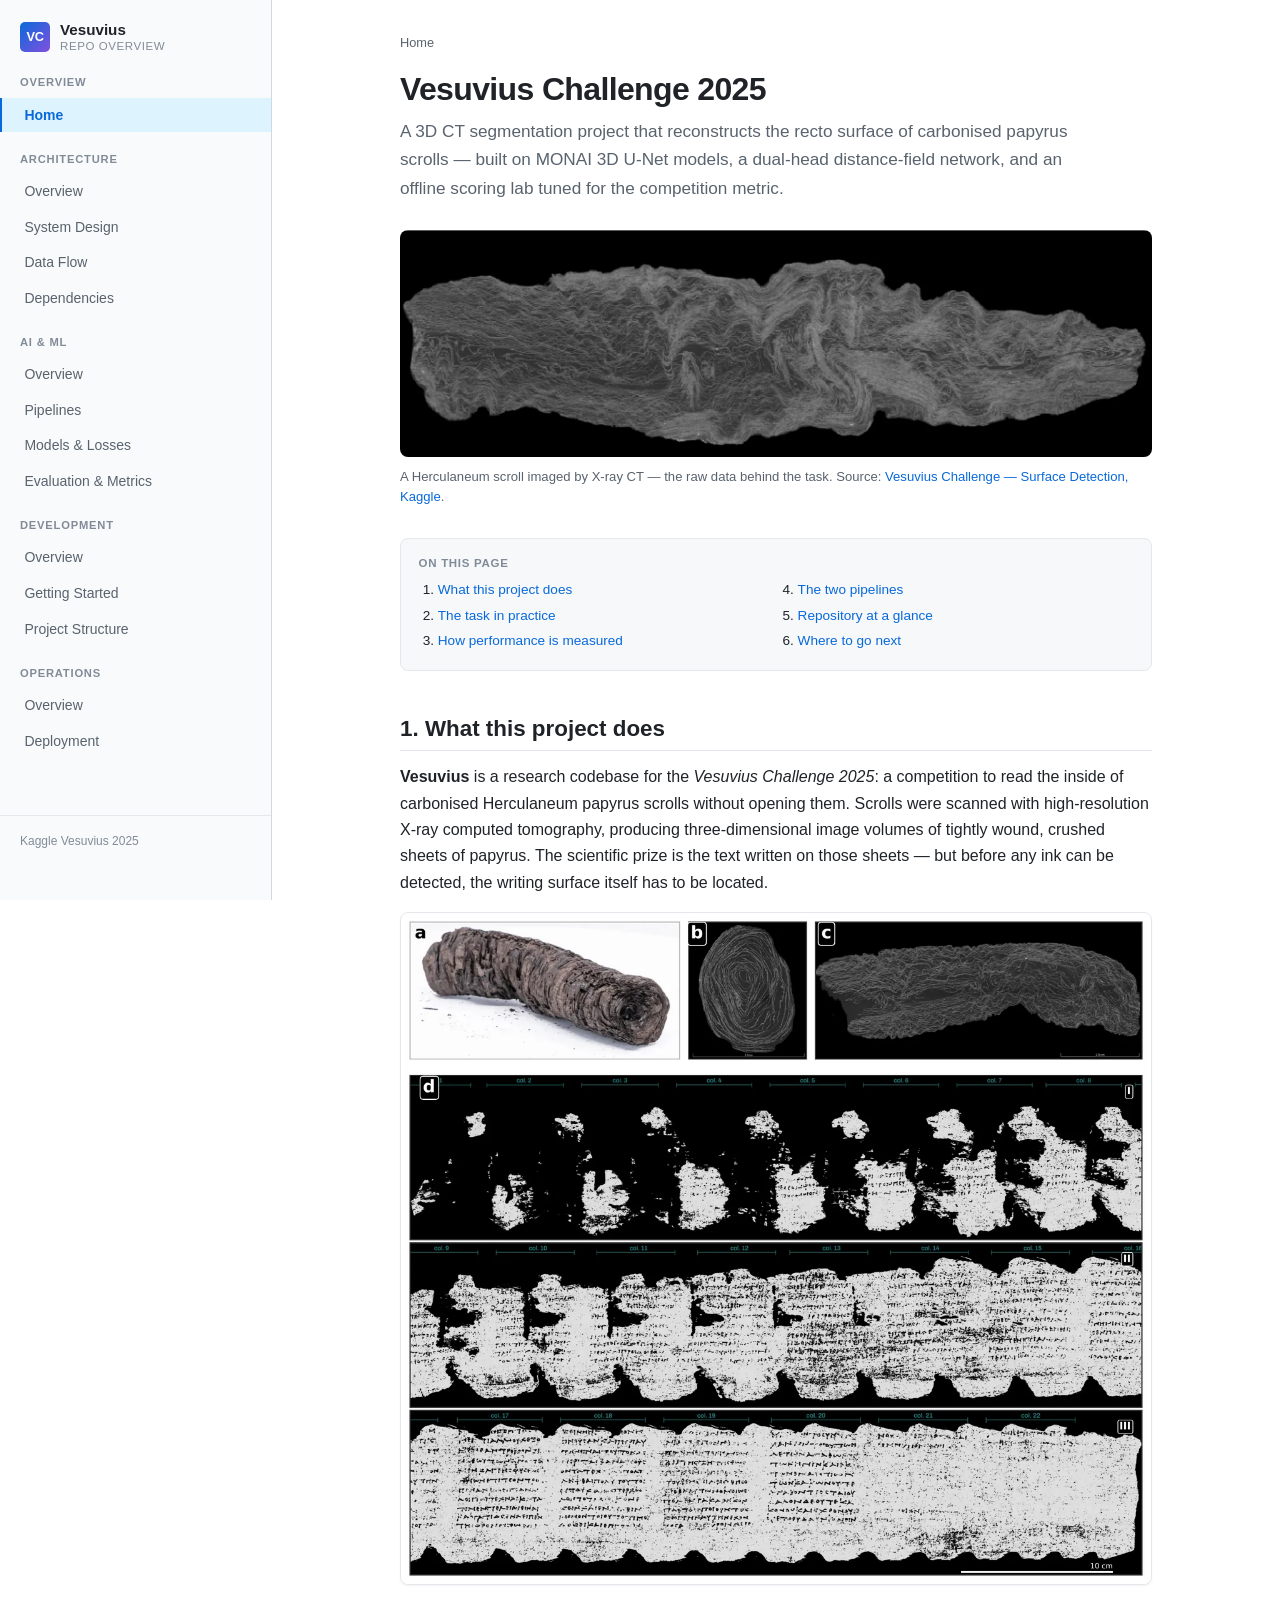
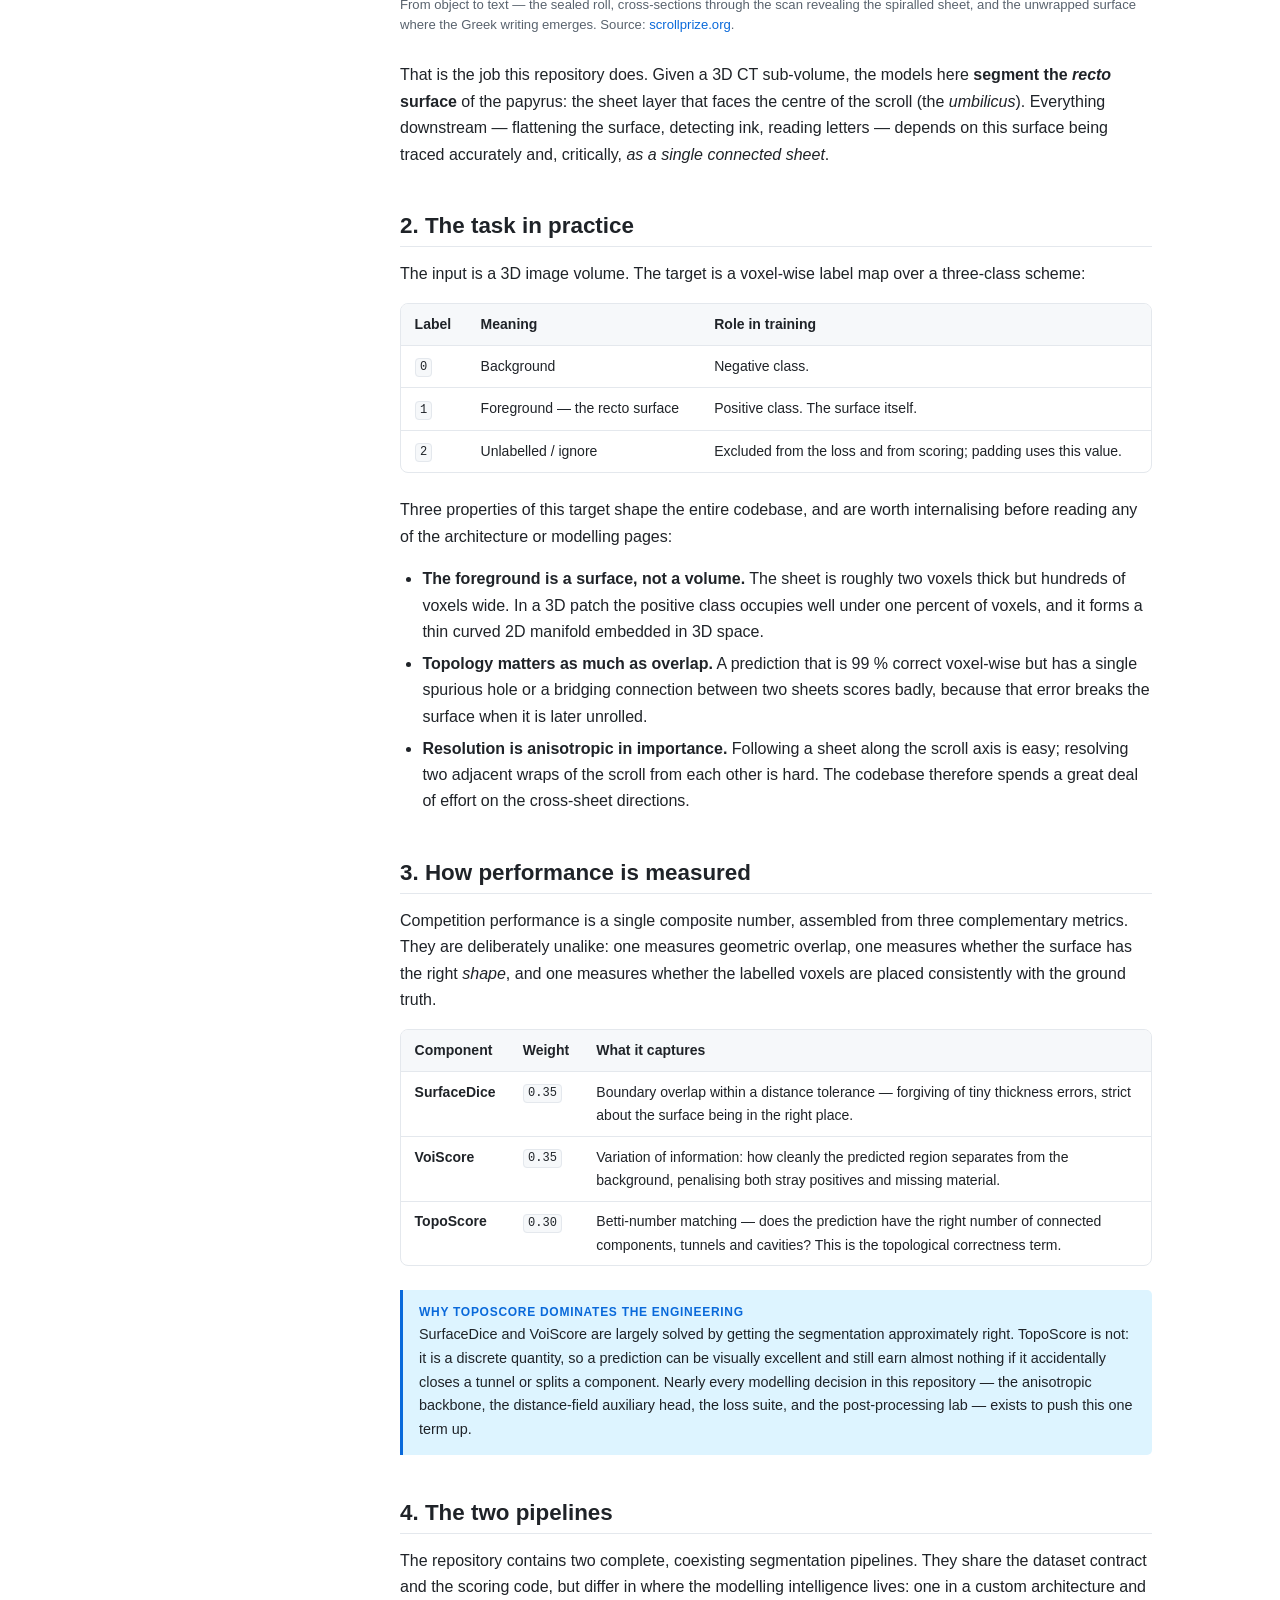
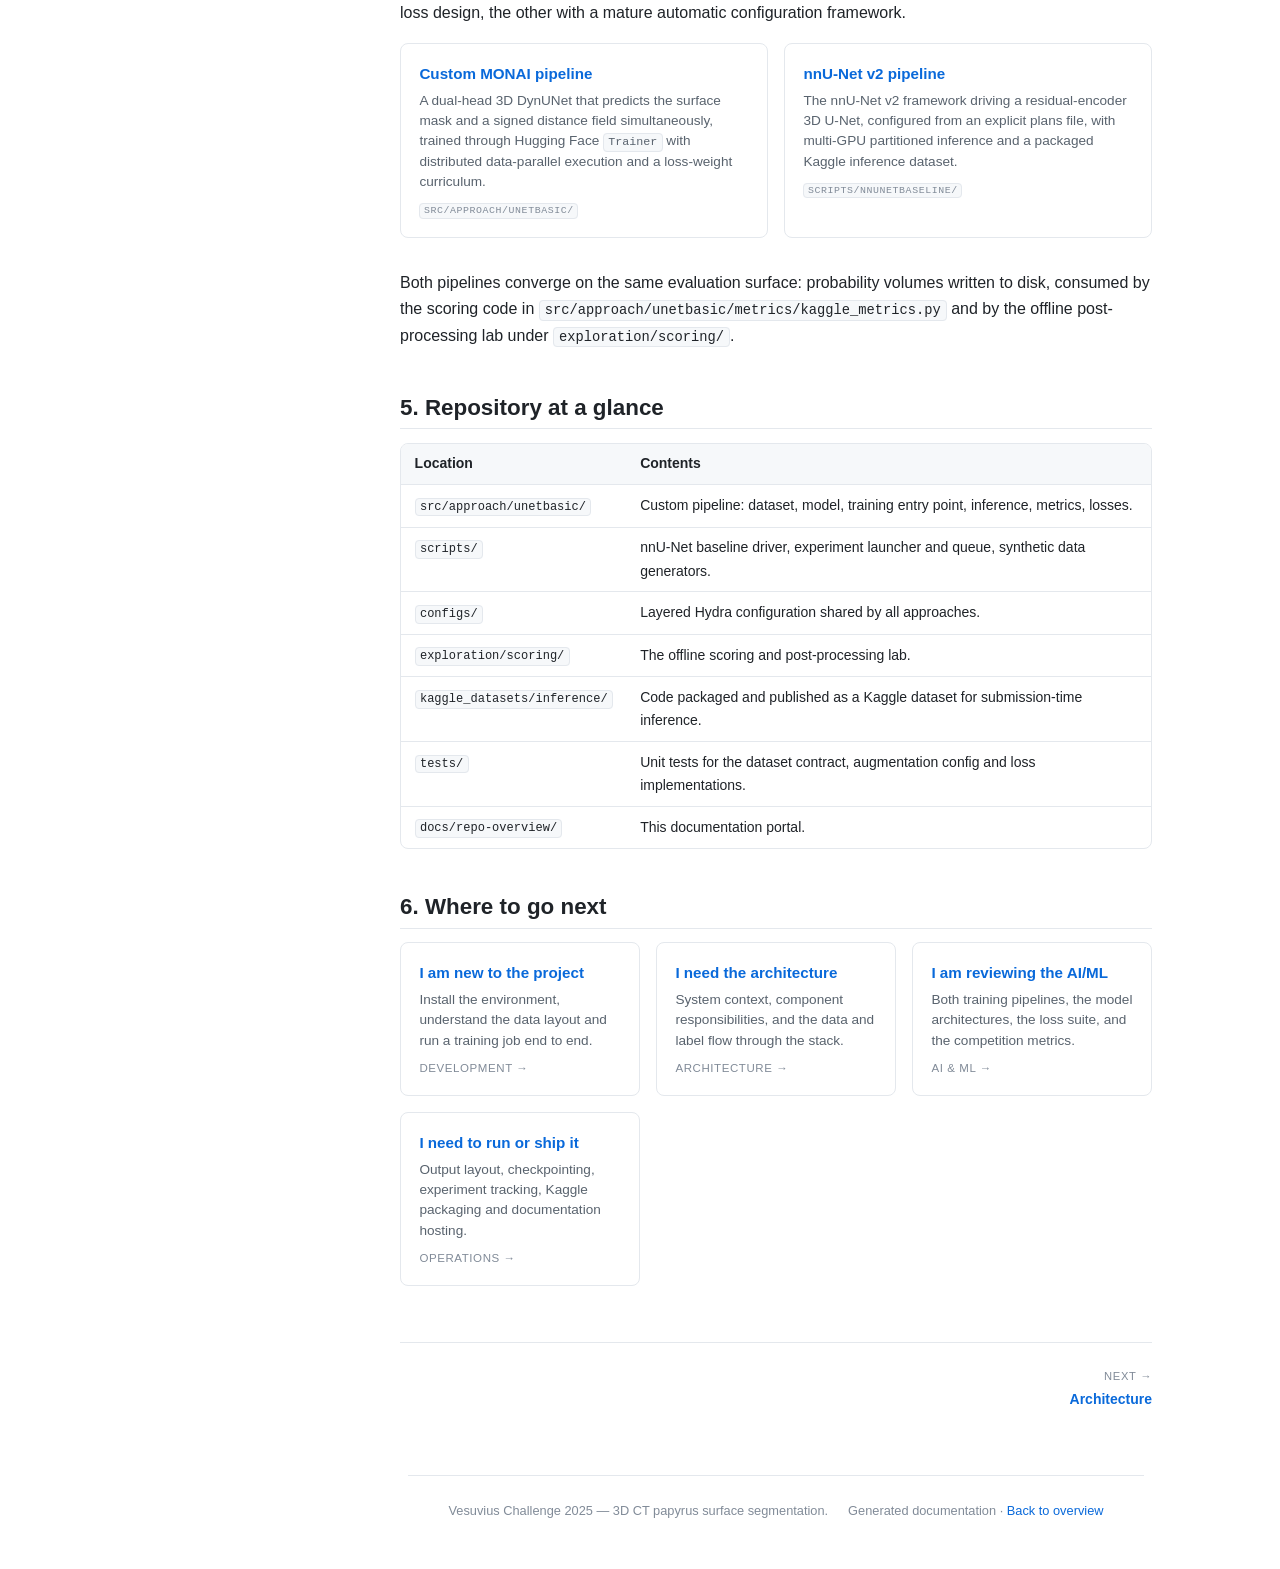
<file: docs/repo-overview/index.html>
<!DOCTYPE html>
<html lang="en" data-theme="light">
<head>
<meta charset="utf-8">
<meta name="viewport" content="width=device-width, initial-scale=1">
<title>Vesuvius Challenge 2025 &middot; Vesuvius Repo Overview</title>
<meta name="description" content="A 3D CT segmentation project that reconstructs the recto surface of carbonised papyrus scrolls — built on MONAI 3D U-Net models, a dual-head distance-field network, and an offline scoring lab tuned for the competition metric.">
<link rel="stylesheet" href="assets/css/style.css">
<link rel="stylesheet" href="assets/css/diagrams.css">
<script>(function(){var d=document.documentElement;try{var t=localStorage.getItem("vesuvius-docs-theme");}catch(e){var t=null;}if(!t){t=window.matchMedia&&window.matchMedia("(prefers-color-scheme: dark)").matches?"dark":"light";}d.setAttribute("data-theme",t);})();</script>
<script defer src="assets/js/site.js"></script>
</head>
<body>
<a class="skip-link" href="#main">Skip to content</a>
<div class="sidebar__scrim"></div>

<div class="layout">
  <aside class="sidebar" id="sidebar">
    <a class="brand" href="index.html">
      <span class="brand__mark" aria-hidden="true">VC</span>
      <span class="brand__text">
        <span class="brand__title">Vesuvius</span>
        <span class="brand__subtitle">Repo Overview</span>
      </span>
    </a>
    <nav class="nav" aria-label="Documentation">
<div class="nav__group">
<div class="nav__label">Overview</div>
<a class="nav__link is-active" href="index.html" aria-current="page">Home</a>
</div>
<div class="nav__group">
<div class="nav__label">Architecture</div>
<a class="nav__link" href="architecture/index.html">Overview</a>
<a class="nav__link" href="architecture/system.html">System Design</a>
<a class="nav__link" href="architecture/data-flow.html">Data Flow</a>
<a class="nav__link" href="architecture/dependencies.html">Dependencies</a>
</div>
<div class="nav__group">
<div class="nav__label">AI &amp; ML</div>
<a class="nav__link" href="ai/index.html">Overview</a>
<a class="nav__link" href="ai/pipeline.html">Pipelines</a>
<a class="nav__link" href="ai/models.html">Models &amp; Losses</a>
<a class="nav__link" href="ai/evaluation.html">Evaluation &amp; Metrics</a>
</div>
<div class="nav__group">
<div class="nav__label">Development</div>
<a class="nav__link" href="development/index.html">Overview</a>
<a class="nav__link" href="development/getting-started.html">Getting Started</a>
<a class="nav__link" href="development/project-structure.html">Project Structure</a>
</div>
<div class="nav__group">
<div class="nav__label">Operations</div>
<a class="nav__link" href="operations/index.html">Overview</a>
<a class="nav__link" href="operations/deployment.html">Deployment</a>
</div>
    </nav>
    <div class="sidebar__footer">
      <span>Kaggle Vesuvius 2025</span>
    </div>
  </aside>

  <div class="main">
    <header class="topbar">
      <button class="topbar__toggle" type="button" aria-controls="sidebar"
              aria-expanded="false" aria-label="Toggle navigation">&#9776;</button>
      <span class="topbar__title">Vesuvius Challenge 2025</span>
      <button class="theme-toggle" type="button">Dark</button>
    </header>

    <main class="content" id="main">
<nav class="breadcrumb" aria-label="Breadcrumb"><a href="index.html">Home</a></nav>
<h1>Vesuvius Challenge 2025</h1>
<p class="page-lede">A 3D CT segmentation project that reconstructs the recto surface of carbonised papyrus scrolls &mdash; built on MONAI 3D U-Net models, a dual-head distance-field network, and an offline scoring lab tuned for the competition metric.</p>

<figure class="figure--media figure--hero">
  <img src="assets/img/figures/ct-scroll.webp" width="1600" height="483"
       alt="Banner artwork of a carbonised Herculaneum papyrus scroll reconstructed from a high-resolution X-ray CT scan" decoding="async" fetchpriority="high">
  <figcaption>A Herculaneum scroll imaged by X-ray CT &mdash; the raw data behind the task. Source: <a href="https://www.kaggle.com/competitions/vesuvius-challenge-surface-detection">Vesuvius Challenge &mdash; Surface Detection, Kaggle</a>.</figcaption>
</figure>

<div class="toc" data-toc hidden></div>

<h2 id="what-this-project-does">1. What this project does</h2>

<p>
  <strong>Vesuvius</strong> is a research codebase for the
  <em>Vesuvius Challenge 2025</em>: a competition to read the inside of carbonised
  Herculaneum papyrus scrolls without opening them. Scrolls were scanned with high-resolution
  X-ray computed tomography, producing three-dimensional image volumes of tightly wound,
  crushed sheets of papyrus. The scientific prize is the text written on those sheets &mdash;
  but before any ink can be detected, the writing surface itself has to be located.
</p>

<figure class="figure--media">
  <img src="assets/img/figures/scroll-cross-sections.webp" width="1200" height="1074"
       alt="The sealed carbonised roll, X-ray cross-sections of the spiralled sheet, and the unwrapped surface with Greek writing" loading="lazy" decoding="async">
  <figcaption>From object to text &mdash; the sealed roll, cross-sections through the scan revealing the spiralled sheet, and the unwrapped surface where the Greek writing emerges. Source: <a href="https://scrollprize.org/firstscroll">scrollprize.org</a>.</figcaption>
</figure>

<p>
  That is the job this repository does. Given a 3D CT sub-volume, the models here
  <strong>segment the <em>recto</em> surface</strong> of the papyrus: the sheet layer that faces
  the centre of the scroll (the <em>umbilicus</em>). Everything downstream &mdash; flattening the
  surface, detecting ink, reading letters &mdash; depends on this surface being traced accurately
  and, critically, <em>as a single connected sheet</em>.
</p>

<h2 id="the-task-in-practice">2. The task in practice</h2>

<p>
  The input is a 3D image volume. The target is a voxel-wise label map over a three-class scheme:
</p>

<div class="table-wrap">
<table>
  <thead>
    <tr><th>Label</th><th>Meaning</th><th>Role in training</th></tr>
  </thead>
  <tbody>
    <tr><td><code>0</code></td><td>Background</td><td>Negative class.</td></tr>
    <tr>
      <td><code>1</code></td><td>Foreground &mdash; the recto surface</td>
      <td>Positive class. The surface itself.</td>
    </tr>
    <tr>
      <td><code>2</code></td><td>Unlabelled / ignore</td>
      <td>Excluded from the loss and from scoring; padding uses this value.</td>
    </tr>
  </tbody>
</table>
</div>

<p>
  Three properties of this target shape the entire codebase, and are worth internalising before
  reading any of the architecture or modelling pages:
</p>

<ul>
  <li>
    <strong>The foreground is a surface, not a volume.</strong> The sheet is roughly two voxels
    thick but hundreds of voxels wide. In a 3D patch the positive class occupies well under one
    percent of voxels, and it forms a thin curved 2D manifold embedded in 3D space.
  </li>
  <li>
    <strong>Topology matters as much as overlap.</strong> A prediction that is 99&nbsp;% correct
    voxel-wise but has a single spurious hole or a bridging connection between two sheets scores
    badly, because that error breaks the surface when it is later unrolled.
  </li>
  <li>
    <strong>Resolution is anisotropic in importance.</strong> Following a sheet along the scroll
    axis is easy; resolving two adjacent wraps of the scroll from each other is hard. The codebase
    therefore spends a great deal of effort on the cross-sheet directions.
  </li>
</ul>

<h2 id="how-performance-is-measured">3. How performance is measured</h2>

<p>
  Competition performance is a single composite number, assembled from three complementary
  metrics. They are deliberately unalike: one measures geometric overlap, one measures whether
  the surface has the right <em>shape</em>, and one measures whether the labelled voxels are
  placed consistently with the ground truth.
</p>

<div class="table-wrap">
<table>
  <thead>
    <tr><th>Component</th><th>Weight</th><th>What it captures</th></tr>
  </thead>
  <tbody>
    <tr>
      <td><strong>SurfaceDice</strong></td>
      <td><code>0.35</code></td>
      <td>
        Boundary overlap within a distance tolerance &mdash; forgiving of tiny thickness errors,
        strict about the surface being in the right place.
      </td>
    </tr>
    <tr>
      <td><strong>VoiScore</strong></td>
      <td><code>0.35</code></td>
      <td>
        Variation of information: how cleanly the predicted region separates from the background,
        penalising both stray positives and missing material.
      </td>
    </tr>
    <tr>
      <td><strong>TopoScore</strong></td>
      <td><code>0.30</code></td>
      <td>
        Betti-number matching &mdash; does the prediction have the right number of connected
        components, tunnels and cavities? This is the topological correctness term.
      </td>
    </tr>
  </tbody>
</table>
</div>

<p class="note">
  <span class="note__title">Why TopoScore dominates the engineering</span>
  SurfaceDice and VoiScore are largely solved by getting the segmentation approximately right.
  TopoScore is not: it is a discrete quantity, so a prediction can be visually excellent and still
  earn almost nothing if it accidentally closes a tunnel or splits a component. Nearly every
  modelling decision in this repository &mdash; the anisotropic backbone, the distance-field
  auxiliary head, the loss suite, and the post-processing lab &mdash; exists to push this one term up.
</p>

<h2 id="the-two-pipelines">4. The two pipelines</h2>

<p>
  The repository contains two complete, coexisting segmentation pipelines. They share the dataset
  contract and the scoring code, but differ in where the modelling intelligence lives: one in a
  custom architecture and loss design, the other with a mature automatic configuration framework.
</p>

<div class="card-grid">
  <a class="card" href="ai/pipeline.html#custom-pipeline">
    <span class="card__title">Custom MONAI pipeline</span>
    <span class="card__desc">
      A dual-head 3D DynUNet that predicts the surface mask and a signed distance field
      simultaneously, trained through Hugging&nbsp;Face <code>Trainer</code> with distributed
      data-parallel execution and a loss-weight curriculum.
    </span>
    <span class="card__meta"><code>src/approach/unetbasic/</code></span>
  </a>
  <a class="card" href="ai/pipeline.html#nnunet-pipeline">
    <span class="card__title">nnU-Net v2 pipeline</span>
    <span class="card__desc">
      The nnU-Net v2 framework driving a residual-encoder 3D U-Net, configured from an explicit
      plans file, with multi-GPU partitioned inference and a packaged Kaggle inference dataset.
    </span>
    <span class="card__meta"><code>scripts/nnunetbaseline/</code></span>
  </a>
</div>

<p>
  Both pipelines converge on the same evaluation surface: probability volumes written to disk,
  consumed by the scoring code in <code>src/approach/unetbasic/metrics/kaggle_metrics.py</code> and
  by the offline post-processing lab under <code>exploration/scoring/</code>.
</p>

<h2 id="repository-at-a-glance">5. Repository at a glance</h2>

<div class="table-wrap">
<table>
  <thead>
    <tr><th>Location</th><th>Contents</th></tr>
  </thead>
  <tbody>
    <tr>
      <td><code>src/approach/unetbasic/</code></td>
      <td>Custom pipeline: dataset, model, training entry point, inference, metrics, losses.</td>
    </tr>
    <tr>
      <td><code>scripts/</code></td>
      <td>nnU-Net baseline driver, experiment launcher and queue, synthetic data generators.</td>
    </tr>
    <tr>
      <td><code>configs/</code></td>
      <td>Layered Hydra configuration shared by all approaches.</td>
    </tr>
    <tr>
      <td><code>exploration/scoring/</code></td>
      <td>The offline scoring and post-processing lab.</td>
    </tr>
    <tr>
      <td><code>kaggle_datasets/inference/</code></td>
      <td>Code packaged and published as a Kaggle dataset for submission-time inference.</td>
    </tr>
    <tr>
      <td><code>tests/</code></td>
      <td>Unit tests for the dataset contract, augmentation config and loss implementations.</td>
    </tr>
    <tr>
      <td><code>docs/repo-overview/</code></td>
      <td>This documentation portal.</td>
    </tr>
  </tbody>
</table>
</div>

<h2 id="where-to-go-next">6. Where to go next</h2>

<div class="card-grid">
  <a class="card" href="development/getting-started.html">
    <span class="card__title">I am new to the project</span>
    <span class="card__desc">
      Install the environment, understand the data layout and run a training job end to end.
    </span>
    <span class="card__meta">Development &rarr;</span>
  </a>
  <a class="card" href="architecture/system.html">
    <span class="card__title">I need the architecture</span>
    <span class="card__desc">
      System context, component responsibilities, and the data and label flow through the stack.
    </span>
    <span class="card__meta">Architecture &rarr;</span>
  </a>
  <a class="card" href="ai/pipeline.html">
    <span class="card__title">I am reviewing the AI/ML</span>
    <span class="card__desc">
      Both training pipelines, the model architectures, the loss suite, and the competition metrics.
    </span>
    <span class="card__meta">AI &amp; ML &rarr;</span>
  </a>
  <a class="card" href="operations/deployment.html">
    <span class="card__title">I need to run or ship it</span>
    <span class="card__desc">
      Output layout, checkpointing, experiment tracking, Kaggle packaging and documentation hosting.
    </span>
    <span class="card__meta">Operations &rarr;</span>
  </a>
</div>

<nav class="pager" aria-label="Section navigation"><a class="pager__next" href="architecture/index.html"><span class="pager__dir">Next &rarr;</span><span class="pager__title">Architecture</span></a></nav>
    </main>

    <footer class="footer">
      <span>Vesuvius Challenge 2025 &mdash; 3D CT papyrus surface segmentation.</span>
      <span>Generated documentation &middot; <a href="index.html">Back to overview</a></span>
    </footer>
  </div>
</div>
</body>
</html>
</file>
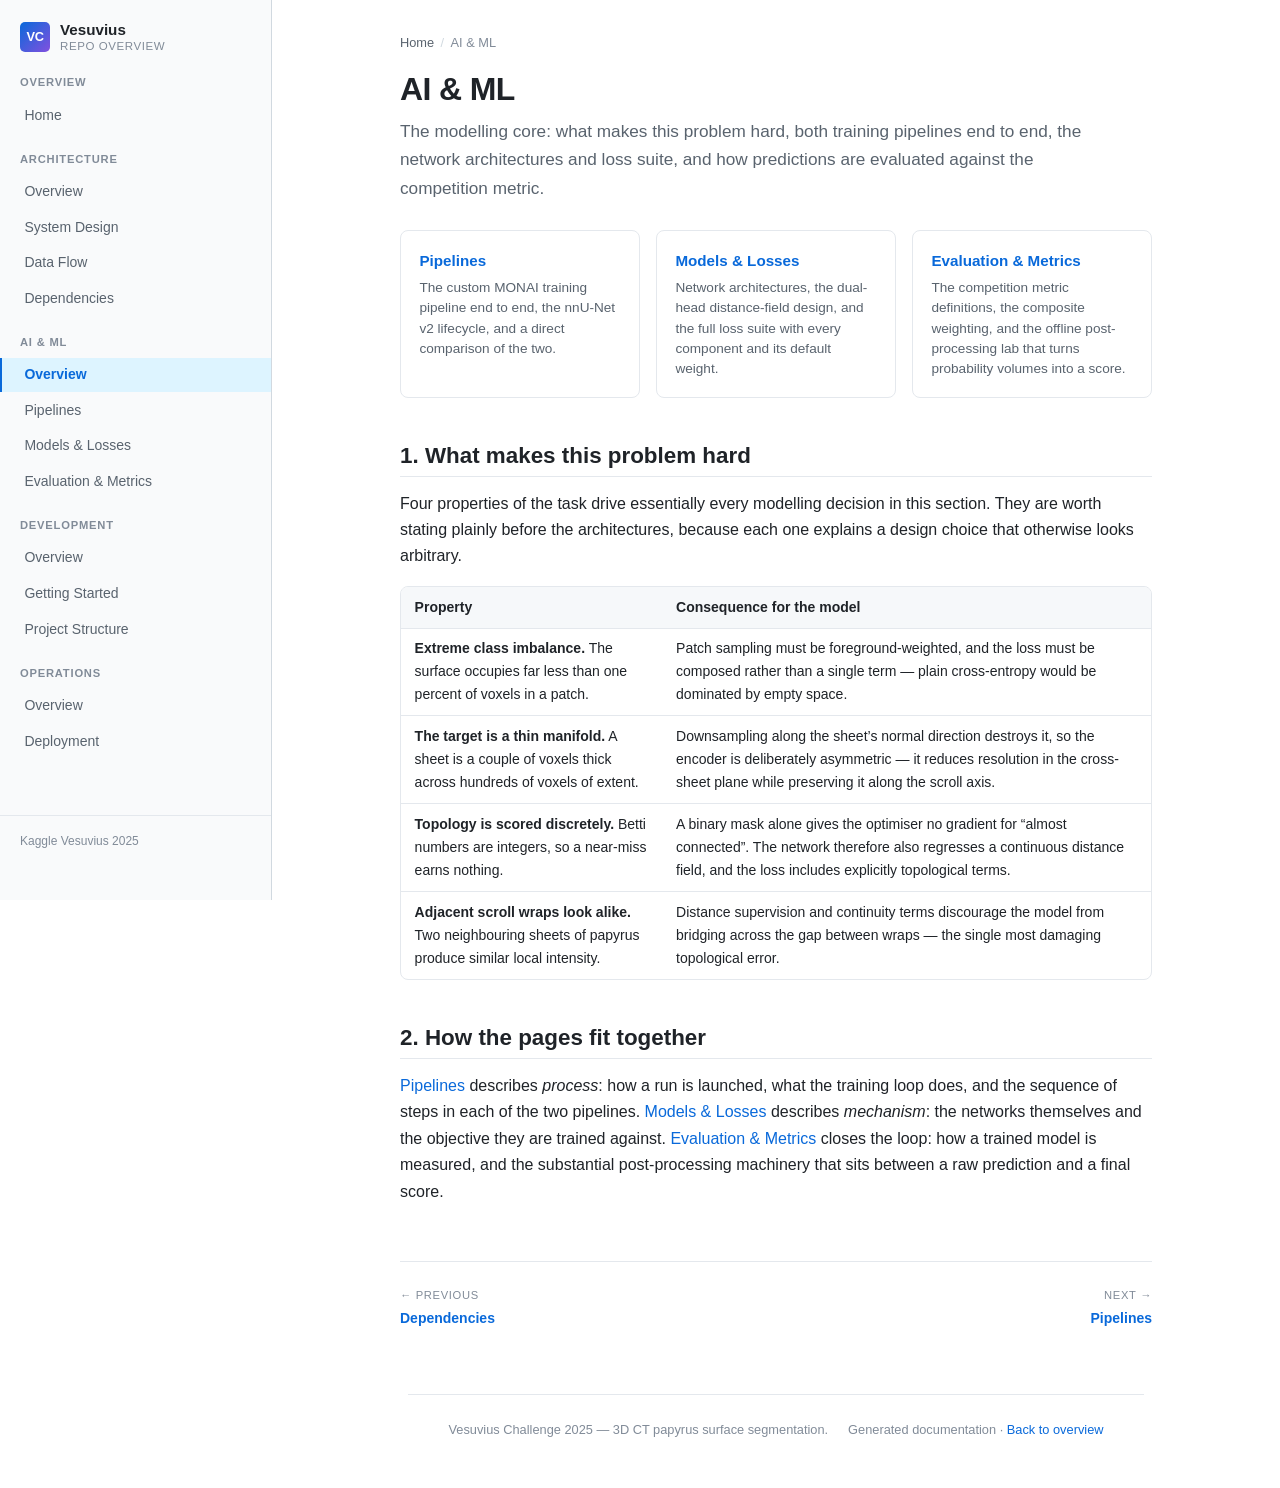
<file: docs/repo-overview/ai/index.html>
<!DOCTYPE html>
<html lang="en" data-theme="light">
<head>
<meta charset="utf-8">
<meta name="viewport" content="width=device-width, initial-scale=1">
<title>AI &amp; ML &middot; Vesuvius Repo Overview</title>
<meta name="description" content="The modelling core: what makes this problem hard, both training pipelines end to end, the network architectures and loss suite, and how predictions are evaluated against the competition metric.">
<link rel="stylesheet" href="../assets/css/style.css">
<link rel="stylesheet" href="../assets/css/diagrams.css">
<script>(function(){var d=document.documentElement;try{var t=localStorage.getItem("vesuvius-docs-theme");}catch(e){var t=null;}if(!t){t=window.matchMedia&&window.matchMedia("(prefers-color-scheme: dark)").matches?"dark":"light";}d.setAttribute("data-theme",t);})();</script>
<script defer src="../assets/js/site.js"></script>
</head>
<body>
<a class="skip-link" href="#main">Skip to content</a>
<div class="sidebar__scrim"></div>

<div class="layout">
  <aside class="sidebar" id="sidebar">
    <a class="brand" href="../index.html">
      <span class="brand__mark" aria-hidden="true">VC</span>
      <span class="brand__text">
        <span class="brand__title">Vesuvius</span>
        <span class="brand__subtitle">Repo Overview</span>
      </span>
    </a>
    <nav class="nav" aria-label="Documentation">
<div class="nav__group">
<div class="nav__label">Overview</div>
<a class="nav__link" href="../index.html">Home</a>
</div>
<div class="nav__group">
<div class="nav__label">Architecture</div>
<a class="nav__link" href="../architecture/index.html">Overview</a>
<a class="nav__link" href="../architecture/system.html">System Design</a>
<a class="nav__link" href="../architecture/data-flow.html">Data Flow</a>
<a class="nav__link" href="../architecture/dependencies.html">Dependencies</a>
</div>
<div class="nav__group">
<div class="nav__label">AI &amp; ML</div>
<a class="nav__link is-active" href="../ai/index.html" aria-current="page">Overview</a>
<a class="nav__link" href="../ai/pipeline.html">Pipelines</a>
<a class="nav__link" href="../ai/models.html">Models &amp; Losses</a>
<a class="nav__link" href="../ai/evaluation.html">Evaluation &amp; Metrics</a>
</div>
<div class="nav__group">
<div class="nav__label">Development</div>
<a class="nav__link" href="../development/index.html">Overview</a>
<a class="nav__link" href="../development/getting-started.html">Getting Started</a>
<a class="nav__link" href="../development/project-structure.html">Project Structure</a>
</div>
<div class="nav__group">
<div class="nav__label">Operations</div>
<a class="nav__link" href="../operations/index.html">Overview</a>
<a class="nav__link" href="../operations/deployment.html">Deployment</a>
</div>
    </nav>
    <div class="sidebar__footer">
      <span>Kaggle Vesuvius 2025</span>
    </div>
  </aside>

  <div class="main">
    <header class="topbar">
      <button class="topbar__toggle" type="button" aria-controls="sidebar"
              aria-expanded="false" aria-label="Toggle navigation">&#9776;</button>
      <span class="topbar__title">AI &amp; ML</span>
      <button class="theme-toggle" type="button">Dark</button>
    </header>

    <main class="content" id="main">
<nav class="breadcrumb" aria-label="Breadcrumb"><a href="../index.html">Home</a><span class="breadcrumb__sep">/</span><span>AI &amp; ML</span></nav>
<h1>AI &amp; ML</h1>
<p class="page-lede">The modelling core: what makes this problem hard, both training pipelines end to end, the network architectures and loss suite, and how predictions are evaluated against the competition metric.</p>
<div class="toc" data-toc hidden></div>

<div class="card-grid">
  <a class="card" href="pipeline.html">
    <span class="card__title">Pipelines</span>
    <span class="card__desc">
      The custom MONAI training pipeline end to end, the nnU-Net v2 lifecycle, and a direct
      comparison of the two.
    </span>
  </a>
  <a class="card" href="models.html">
    <span class="card__title">Models &amp; Losses</span>
    <span class="card__desc">
      Network architectures, the dual-head distance-field design, and the full loss suite with
      every component and its default weight.
    </span>
  </a>
  <a class="card" href="evaluation.html">
    <span class="card__title">Evaluation &amp; Metrics</span>
    <span class="card__desc">
      The competition metric definitions, the composite weighting, and the offline
      post-processing lab that turns probability volumes into a score.
    </span>
  </a>
</div>

<h2 id="what-makes-this-problem-hard">1. What makes this problem hard</h2>

<p>
  Four properties of the task drive essentially every modelling decision in this section. They are
  worth stating plainly before the architectures, because each one explains a design choice that
  otherwise looks arbitrary.
</p>

<div class="table-wrap">
<table>
  <thead>
    <tr><th>Property</th><th>Consequence for the model</th></tr>
  </thead>
  <tbody>
    <tr>
      <td>
        <strong>Extreme class imbalance.</strong> The surface occupies far less than one percent of
        voxels in a patch.
      </td>
      <td>
        Patch sampling must be foreground-weighted, and the loss must be composed rather than a
        single term &mdash; plain cross-entropy would be dominated by empty space.
      </td>
    </tr>
    <tr>
      <td>
        <strong>The target is a thin manifold.</strong> A sheet is a couple of voxels thick across
        hundreds of voxels of extent.
      </td>
      <td>
        Downsampling along the sheet&rsquo;s normal direction destroys it, so the encoder is
        deliberately asymmetric &mdash; it reduces resolution in the cross-sheet plane while
        preserving it along the scroll axis.
      </td>
    </tr>
    <tr>
      <td>
        <strong>Topology is scored discretely.</strong> Betti numbers are integers, so a near-miss
        earns nothing.
      </td>
      <td>
        A binary mask alone gives the optimiser no gradient for &ldquo;almost connected&rdquo;. The
        network therefore also regresses a continuous distance field, and the loss includes
        explicitly topological terms.
      </td>
    </tr>
    <tr>
      <td>
        <strong>Adjacent scroll wraps look alike.</strong> Two neighbouring sheets of papyrus
        produce similar local intensity.
      </td>
      <td>
        Distance supervision and continuity terms discourage the model from bridging across the gap
        between wraps &mdash; the single most damaging topological error.
      </td>
    </tr>
  </tbody>
</table>
</div>

<h2 id="how-the-pages-fit-together">2. How the pages fit together</h2>

<p>
  <a href="pipeline.html">Pipelines</a> describes <em>process</em>: how a run is launched, what the
  training loop does, and the sequence of steps in each of the two pipelines.
  <a href="models.html">Models &amp; Losses</a> describes <em>mechanism</em>: the networks
  themselves and the objective they are trained against.
  <a href="evaluation.html">Evaluation &amp; Metrics</a> closes the loop: how a trained model is
  measured, and the substantial post-processing machinery that sits between a raw prediction and a
  final score.
</p>

<nav class="pager" aria-label="Section navigation"><a class="pager__prev" href="../architecture/dependencies.html"><span class="pager__dir">&larr; Previous</span><span class="pager__title">Dependencies</span></a><a class="pager__next" href="../ai/pipeline.html"><span class="pager__dir">Next &rarr;</span><span class="pager__title">Pipelines</span></a></nav>
    </main>

    <footer class="footer">
      <span>Vesuvius Challenge 2025 &mdash; 3D CT papyrus surface segmentation.</span>
      <span>Generated documentation &middot; <a href="../index.html">Back to overview</a></span>
    </footer>
  </div>
</div>
</body>
</html>
</file>
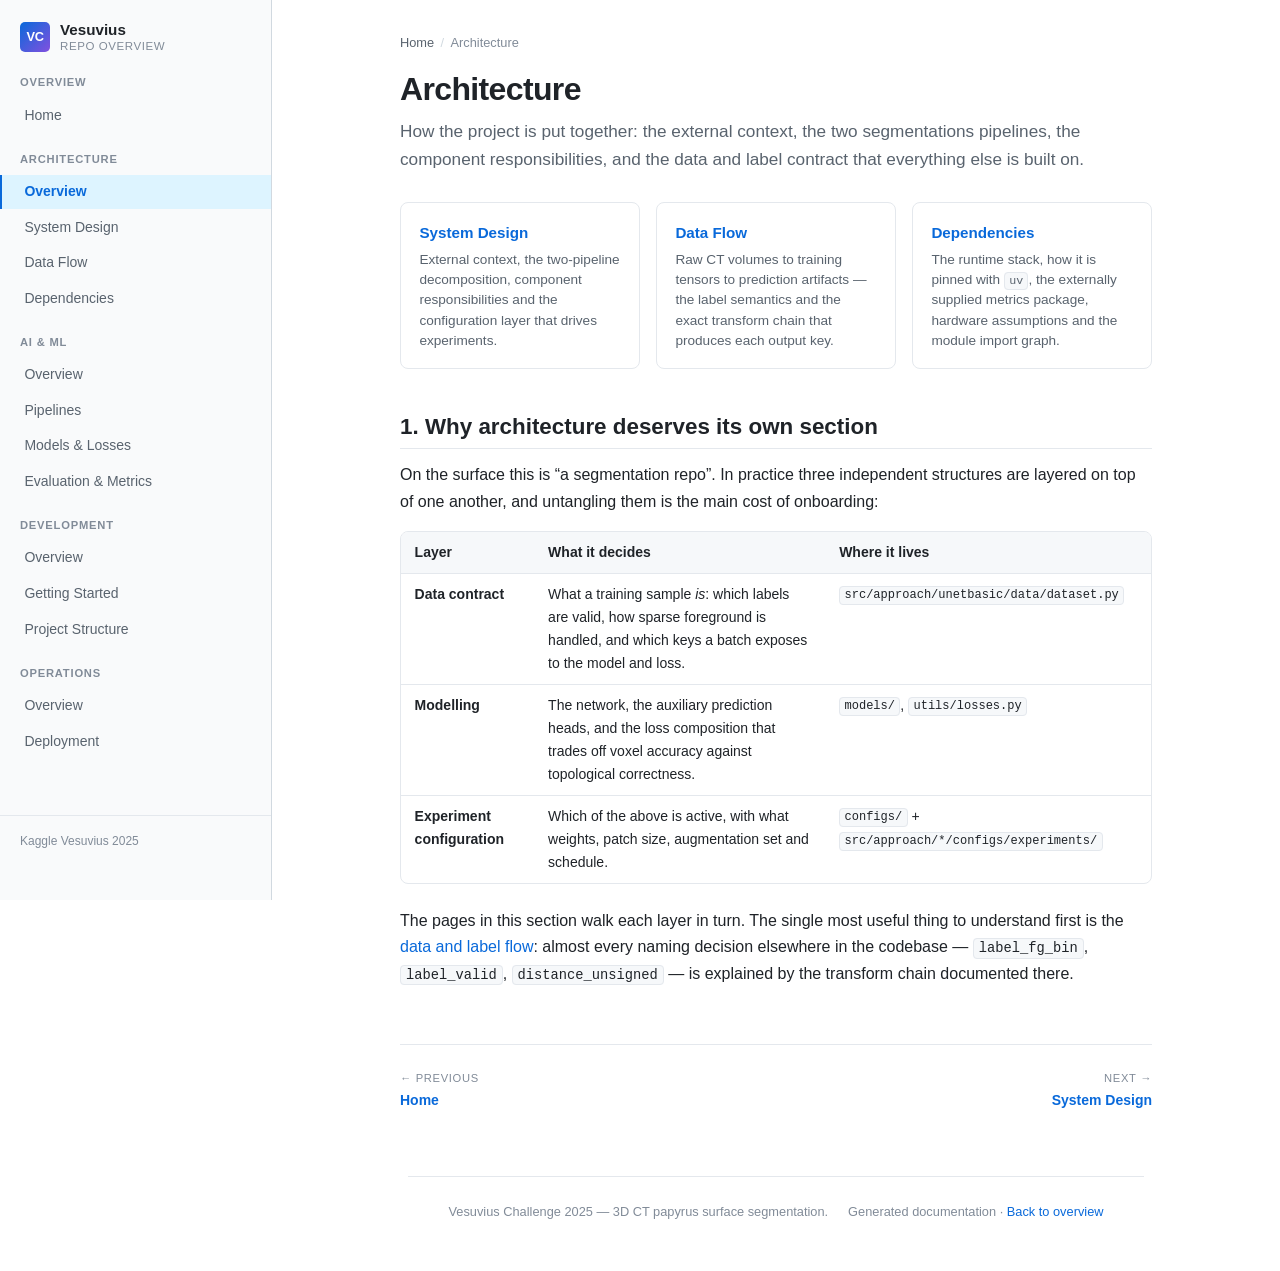
<file: docs/repo-overview/architecture/index.html>
<!DOCTYPE html>
<html lang="en" data-theme="light">
<head>
<meta charset="utf-8">
<meta name="viewport" content="width=device-width, initial-scale=1">
<title>Architecture &middot; Vesuvius Repo Overview</title>
<meta name="description" content="How the project is put together: the external context, the two segmentations pipelines, the component responsibilities, and the data and label contract that everything else is built on.">
<link rel="stylesheet" href="../assets/css/style.css">
<link rel="stylesheet" href="../assets/css/diagrams.css">
<script>(function(){var d=document.documentElement;try{var t=localStorage.getItem("vesuvius-docs-theme");}catch(e){var t=null;}if(!t){t=window.matchMedia&&window.matchMedia("(prefers-color-scheme: dark)").matches?"dark":"light";}d.setAttribute("data-theme",t);})();</script>
<script defer src="../assets/js/site.js"></script>
</head>
<body>
<a class="skip-link" href="#main">Skip to content</a>
<div class="sidebar__scrim"></div>

<div class="layout">
  <aside class="sidebar" id="sidebar">
    <a class="brand" href="../index.html">
      <span class="brand__mark" aria-hidden="true">VC</span>
      <span class="brand__text">
        <span class="brand__title">Vesuvius</span>
        <span class="brand__subtitle">Repo Overview</span>
      </span>
    </a>
    <nav class="nav" aria-label="Documentation">
<div class="nav__group">
<div class="nav__label">Overview</div>
<a class="nav__link" href="../index.html">Home</a>
</div>
<div class="nav__group">
<div class="nav__label">Architecture</div>
<a class="nav__link is-active" href="../architecture/index.html" aria-current="page">Overview</a>
<a class="nav__link" href="../architecture/system.html">System Design</a>
<a class="nav__link" href="../architecture/data-flow.html">Data Flow</a>
<a class="nav__link" href="../architecture/dependencies.html">Dependencies</a>
</div>
<div class="nav__group">
<div class="nav__label">AI &amp; ML</div>
<a class="nav__link" href="../ai/index.html">Overview</a>
<a class="nav__link" href="../ai/pipeline.html">Pipelines</a>
<a class="nav__link" href="../ai/models.html">Models &amp; Losses</a>
<a class="nav__link" href="../ai/evaluation.html">Evaluation &amp; Metrics</a>
</div>
<div class="nav__group">
<div class="nav__label">Development</div>
<a class="nav__link" href="../development/index.html">Overview</a>
<a class="nav__link" href="../development/getting-started.html">Getting Started</a>
<a class="nav__link" href="../development/project-structure.html">Project Structure</a>
</div>
<div class="nav__group">
<div class="nav__label">Operations</div>
<a class="nav__link" href="../operations/index.html">Overview</a>
<a class="nav__link" href="../operations/deployment.html">Deployment</a>
</div>
    </nav>
    <div class="sidebar__footer">
      <span>Kaggle Vesuvius 2025</span>
    </div>
  </aside>

  <div class="main">
    <header class="topbar">
      <button class="topbar__toggle" type="button" aria-controls="sidebar"
              aria-expanded="false" aria-label="Toggle navigation">&#9776;</button>
      <span class="topbar__title">Architecture</span>
      <button class="theme-toggle" type="button">Dark</button>
    </header>

    <main class="content" id="main">
<nav class="breadcrumb" aria-label="Breadcrumb"><a href="../index.html">Home</a><span class="breadcrumb__sep">/</span><span>Architecture</span></nav>
<h1>Architecture</h1>
<p class="page-lede">How the project is put together: the external context, the two segmentations pipelines, the component responsibilities, and the data and label contract that everything else is built on.</p>
<div class="toc" data-toc hidden></div>

<div class="card-grid">
  <a class="card" href="system.html">
    <span class="card__title">System Design</span>
    <span class="card__desc">
      External context, the two-pipeline decomposition, component responsibilities and the
      configuration layer that drives experiments.
    </span>
  </a>
  <a class="card" href="data-flow.html">
    <span class="card__title">Data Flow</span>
    <span class="card__desc">
      Raw CT volumes to training tensors to prediction artifacts &mdash; the label semantics and
      the exact transform chain that produces each output key.
    </span>
  </a>
  <a class="card" href="dependencies.html">
    <span class="card__title">Dependencies</span>
    <span class="card__desc">
      The runtime stack, how it is pinned with <code>uv</code>, the externally supplied metrics
      package, hardware assumptions and the module import graph.
    </span>
  </a>
</div>

<h2 id="why-architecture-deserves-its-own-section">1. Why architecture deserves its own section</h2>

<p>
  On the surface this is &ldquo;a segmentation repo&rdquo;. In practice three independent structures
  are layered on top of one another, and untangling them is the main cost of onboarding:
</p>

<div class="table-wrap">
<table>
  <thead>
    <tr><th>Layer</th><th>What it decides</th><th>Where it lives</th></tr>
  </thead>
  <tbody>
    <tr>
      <td><strong>Data contract</strong></td>
      <td>
        What a training sample <em>is</em>: which labels are valid, how sparse foreground is
        handled, and which keys a batch exposes to the model and loss.
      </td>
      <td><code>src/approach/unetbasic/data/dataset.py</code></td>
    </tr>
    <tr>
      <td><strong>Modelling</strong></td>
      <td>
        The network, the auxiliary prediction heads, and the loss composition that trades off
        voxel accuracy against topological correctness.
      </td>
      <td><code>models/</code>, <code>utils/losses.py</code></td>
    </tr>
    <tr>
      <td><strong>Experiment configuration</strong></td>
      <td>
        Which of the above is active, with what weights, patch size, augmentation set and schedule.
      </td>
      <td><code>configs/</code> + <code>src/approach/*/configs/experiments/</code></td>
    </tr>
  </tbody>
</table>
</div>

<p>
  The pages in this section walk each layer in turn. The single most useful thing to understand
  first is the <a href="data-flow.html">data and label flow</a>: almost every naming decision
  elsewhere in the codebase &mdash; <code>label_fg_bin</code>, <code>label_valid</code>,
  <code>distance_unsigned</code> &mdash; is explained by the transform chain documented there.
</p>

<nav class="pager" aria-label="Section navigation"><a class="pager__prev" href="../index.html"><span class="pager__dir">&larr; Previous</span><span class="pager__title">Home</span></a><a class="pager__next" href="../architecture/system.html"><span class="pager__dir">Next &rarr;</span><span class="pager__title">System Design</span></a></nav>
    </main>

    <footer class="footer">
      <span>Vesuvius Challenge 2025 &mdash; 3D CT papyrus surface segmentation.</span>
      <span>Generated documentation &middot; <a href="../index.html">Back to overview</a></span>
    </footer>
  </div>
</div>
</body>
</html>
</file>
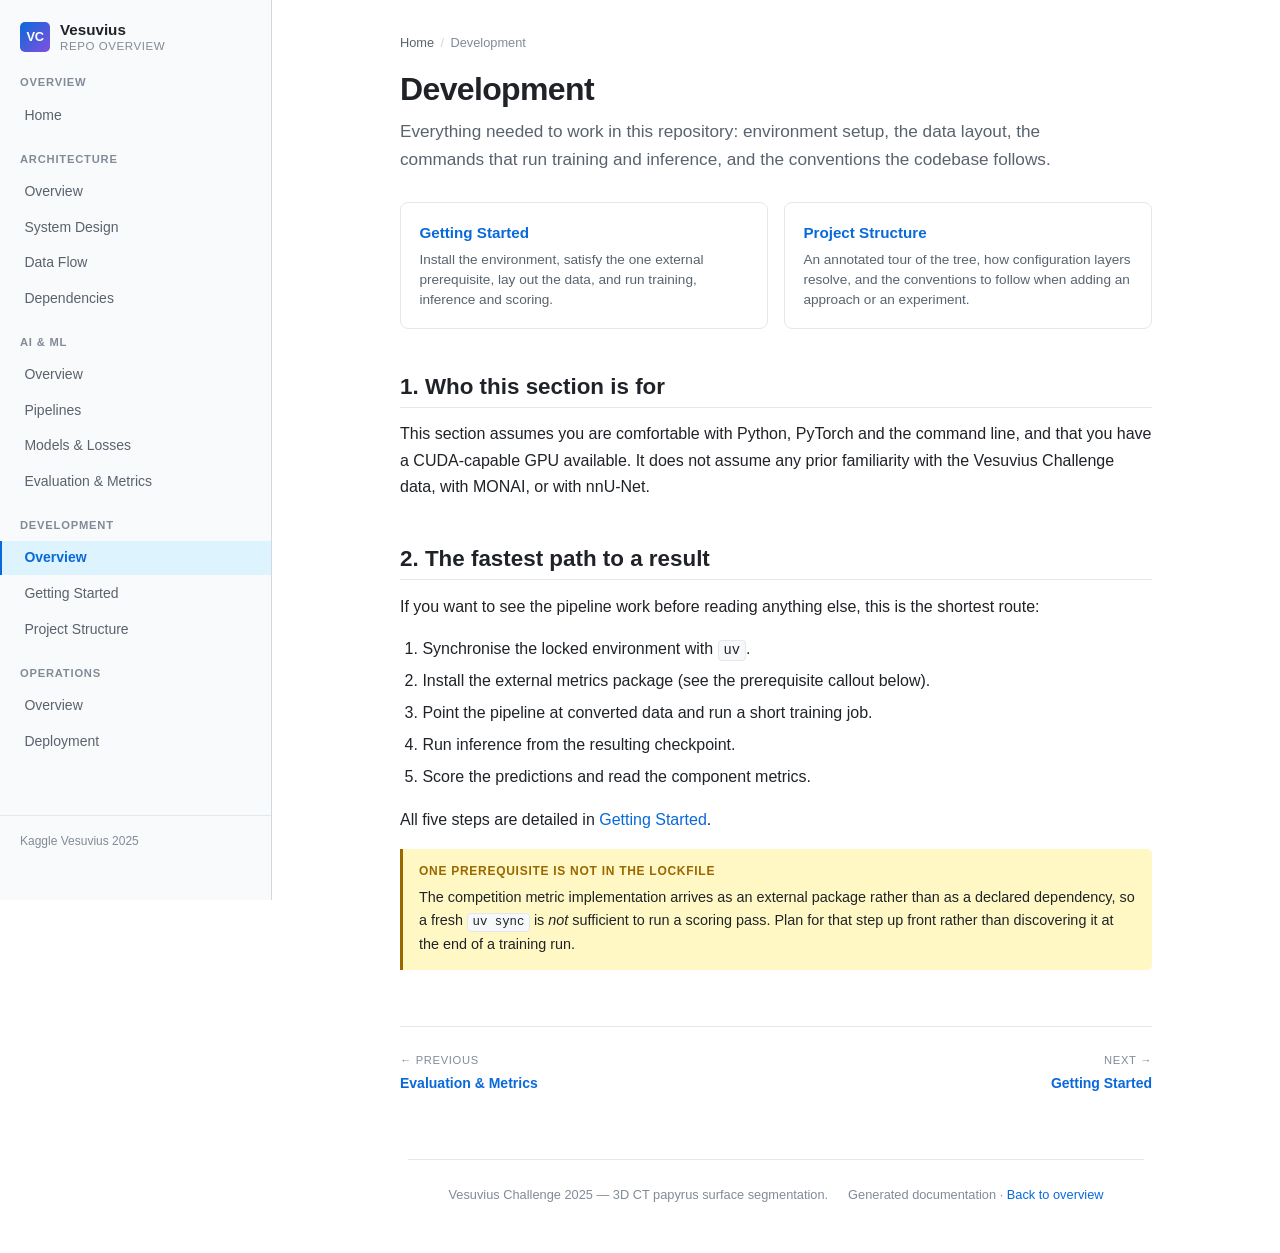
<file: docs/repo-overview/development/index.html>
<!DOCTYPE html>
<html lang="en" data-theme="light">
<head>
<meta charset="utf-8">
<meta name="viewport" content="width=device-width, initial-scale=1">
<title>Development &middot; Vesuvius Repo Overview</title>
<meta name="description" content="Everything needed to work in this repository: environment setup, the data layout, the commands that run training and inference, and the conventions the codebase follows.">
<link rel="stylesheet" href="../assets/css/style.css">
<link rel="stylesheet" href="../assets/css/diagrams.css">
<script>(function(){var d=document.documentElement;try{var t=localStorage.getItem("vesuvius-docs-theme");}catch(e){var t=null;}if(!t){t=window.matchMedia&&window.matchMedia("(prefers-color-scheme: dark)").matches?"dark":"light";}d.setAttribute("data-theme",t);})();</script>
<script defer src="../assets/js/site.js"></script>
</head>
<body>
<a class="skip-link" href="#main">Skip to content</a>
<div class="sidebar__scrim"></div>

<div class="layout">
  <aside class="sidebar" id="sidebar">
    <a class="brand" href="../index.html">
      <span class="brand__mark" aria-hidden="true">VC</span>
      <span class="brand__text">
        <span class="brand__title">Vesuvius</span>
        <span class="brand__subtitle">Repo Overview</span>
      </span>
    </a>
    <nav class="nav" aria-label="Documentation">
<div class="nav__group">
<div class="nav__label">Overview</div>
<a class="nav__link" href="../index.html">Home</a>
</div>
<div class="nav__group">
<div class="nav__label">Architecture</div>
<a class="nav__link" href="../architecture/index.html">Overview</a>
<a class="nav__link" href="../architecture/system.html">System Design</a>
<a class="nav__link" href="../architecture/data-flow.html">Data Flow</a>
<a class="nav__link" href="../architecture/dependencies.html">Dependencies</a>
</div>
<div class="nav__group">
<div class="nav__label">AI &amp; ML</div>
<a class="nav__link" href="../ai/index.html">Overview</a>
<a class="nav__link" href="../ai/pipeline.html">Pipelines</a>
<a class="nav__link" href="../ai/models.html">Models &amp; Losses</a>
<a class="nav__link" href="../ai/evaluation.html">Evaluation &amp; Metrics</a>
</div>
<div class="nav__group">
<div class="nav__label">Development</div>
<a class="nav__link is-active" href="../development/index.html" aria-current="page">Overview</a>
<a class="nav__link" href="../development/getting-started.html">Getting Started</a>
<a class="nav__link" href="../development/project-structure.html">Project Structure</a>
</div>
<div class="nav__group">
<div class="nav__label">Operations</div>
<a class="nav__link" href="../operations/index.html">Overview</a>
<a class="nav__link" href="../operations/deployment.html">Deployment</a>
</div>
    </nav>
    <div class="sidebar__footer">
      <span>Kaggle Vesuvius 2025</span>
    </div>
  </aside>

  <div class="main">
    <header class="topbar">
      <button class="topbar__toggle" type="button" aria-controls="sidebar"
              aria-expanded="false" aria-label="Toggle navigation">&#9776;</button>
      <span class="topbar__title">Development</span>
      <button class="theme-toggle" type="button">Dark</button>
    </header>

    <main class="content" id="main">
<nav class="breadcrumb" aria-label="Breadcrumb"><a href="../index.html">Home</a><span class="breadcrumb__sep">/</span><span>Development</span></nav>
<h1>Development</h1>
<p class="page-lede">Everything needed to work in this repository: environment setup, the data layout, the commands that run training and inference, and the conventions the codebase follows.</p>
<div class="toc" data-toc hidden></div>

<div class="card-grid">
  <a class="card" href="getting-started.html">
    <span class="card__title">Getting Started</span>
    <span class="card__desc">
      Install the environment, satisfy the one external prerequisite, lay out the data, and run
      training, inference and scoring.
    </span>
  </a>
  <a class="card" href="project-structure.html">
    <span class="card__title">Project Structure</span>
    <span class="card__desc">
      An annotated tour of the tree, how configuration layers resolve, and the conventions to follow
      when adding an approach or an experiment.
    </span>
  </a>
</div>

<h2 id="who-this-section-is-for">1. Who this section is for</h2>

<p>
  This section assumes you are comfortable with Python, PyTorch and the command line, and that you
  have a CUDA-capable GPU available. It does not assume any prior familiarity with the Vesuvius
  Challenge data, with MONAI, or with nnU-Net.
</p>

<h2 id="the-fastest-path-to-a-result">2. The fastest path to a result</h2>

<p>
  If you want to see the pipeline work before reading anything else, this is the shortest route:
</p>

<ol>
  <li>Synchronise the locked environment with <code>uv</code>.</li>
  <li>Install the external metrics package (see the prerequisite callout below).</li>
  <li>Point the pipeline at converted data and run a short training job.</li>
  <li>Run inference from the resulting checkpoint.</li>
  <li>Score the predictions and read the component metrics.</li>
</ol>

<p>
  All five steps are detailed in <a href="getting-started.html">Getting Started</a>.
</p>

<p class="note note--warn">
  <span class="note__title">One prerequisite is not in the lockfile</span>
  The competition metric implementation arrives as an external package rather than as a declared
  dependency, so a fresh <code>uv sync</code> is <em>not</em> sufficient to run a scoring pass.
  Plan for that step up front rather than discovering it at the end of a training run.
</p>

<nav class="pager" aria-label="Section navigation"><a class="pager__prev" href="../ai/evaluation.html"><span class="pager__dir">&larr; Previous</span><span class="pager__title">Evaluation &amp; Metrics</span></a><a class="pager__next" href="../development/getting-started.html"><span class="pager__dir">Next &rarr;</span><span class="pager__title">Getting Started</span></a></nav>
    </main>

    <footer class="footer">
      <span>Vesuvius Challenge 2025 &mdash; 3D CT papyrus surface segmentation.</span>
      <span>Generated documentation &middot; <a href="../index.html">Back to overview</a></span>
    </footer>
  </div>
</div>
</body>
</html>
</file>
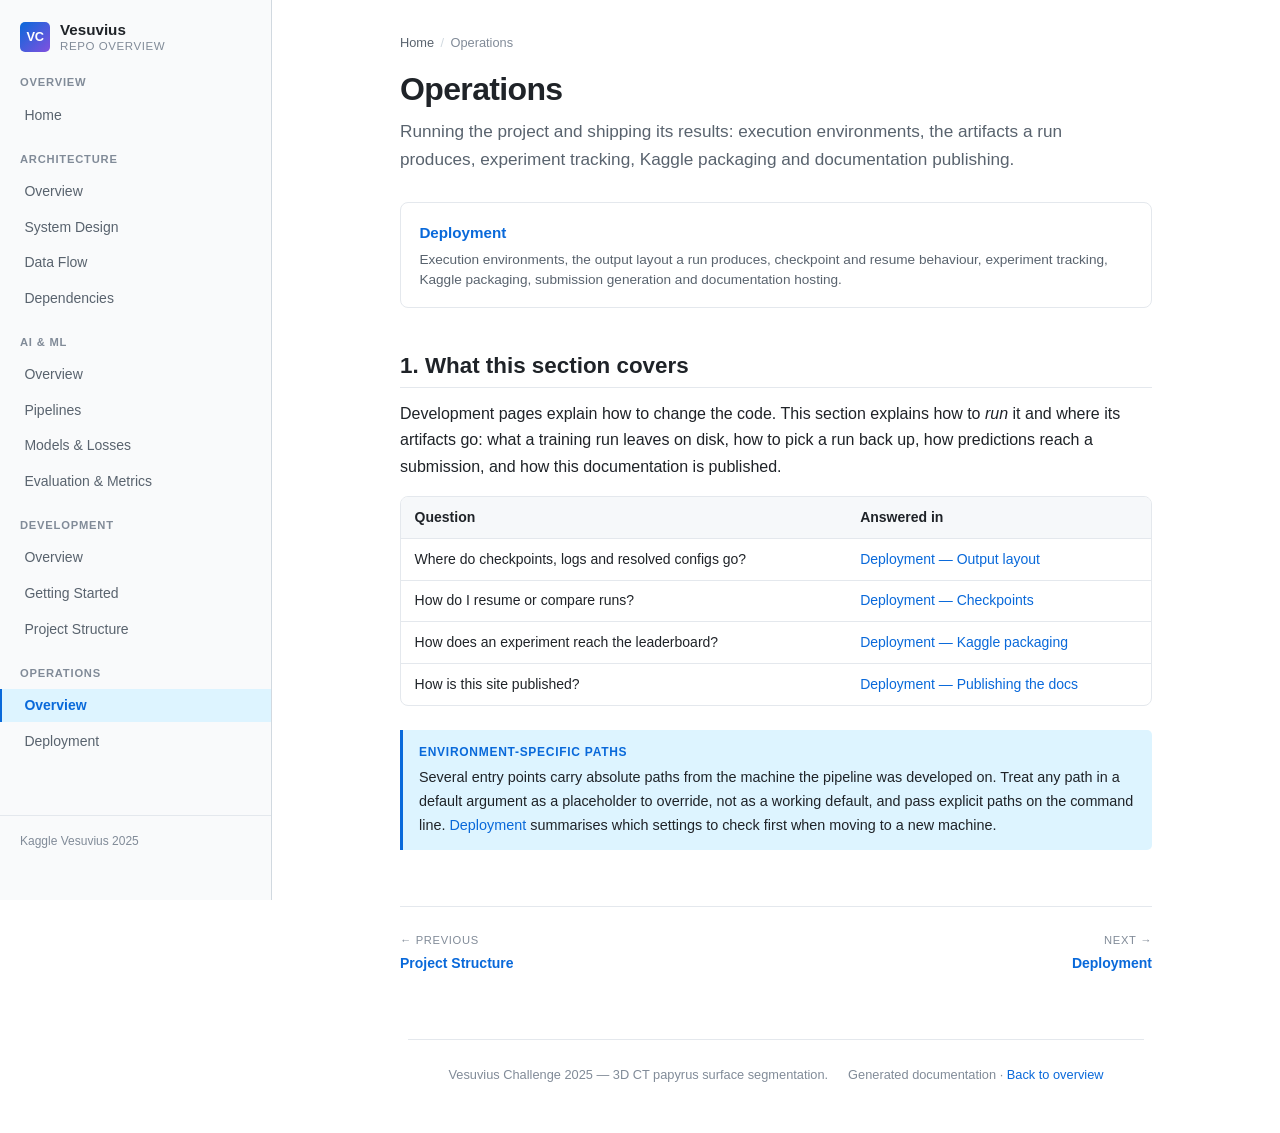
<file: docs/repo-overview/operations/index.html>
<!DOCTYPE html>
<html lang="en" data-theme="light">
<head>
<meta charset="utf-8">
<meta name="viewport" content="width=device-width, initial-scale=1">
<title>Operations &middot; Vesuvius Repo Overview</title>
<meta name="description" content="Running the project and shipping its results: execution environments, the artifacts a run produces, experiment tracking, Kaggle packaging and documentation publishing.">
<link rel="stylesheet" href="../assets/css/style.css">
<link rel="stylesheet" href="../assets/css/diagrams.css">
<script>(function(){var d=document.documentElement;try{var t=localStorage.getItem("vesuvius-docs-theme");}catch(e){var t=null;}if(!t){t=window.matchMedia&&window.matchMedia("(prefers-color-scheme: dark)").matches?"dark":"light";}d.setAttribute("data-theme",t);})();</script>
<script defer src="../assets/js/site.js"></script>
</head>
<body>
<a class="skip-link" href="#main">Skip to content</a>
<div class="sidebar__scrim"></div>

<div class="layout">
  <aside class="sidebar" id="sidebar">
    <a class="brand" href="../index.html">
      <span class="brand__mark" aria-hidden="true">VC</span>
      <span class="brand__text">
        <span class="brand__title">Vesuvius</span>
        <span class="brand__subtitle">Repo Overview</span>
      </span>
    </a>
    <nav class="nav" aria-label="Documentation">
<div class="nav__group">
<div class="nav__label">Overview</div>
<a class="nav__link" href="../index.html">Home</a>
</div>
<div class="nav__group">
<div class="nav__label">Architecture</div>
<a class="nav__link" href="../architecture/index.html">Overview</a>
<a class="nav__link" href="../architecture/system.html">System Design</a>
<a class="nav__link" href="../architecture/data-flow.html">Data Flow</a>
<a class="nav__link" href="../architecture/dependencies.html">Dependencies</a>
</div>
<div class="nav__group">
<div class="nav__label">AI &amp; ML</div>
<a class="nav__link" href="../ai/index.html">Overview</a>
<a class="nav__link" href="../ai/pipeline.html">Pipelines</a>
<a class="nav__link" href="../ai/models.html">Models &amp; Losses</a>
<a class="nav__link" href="../ai/evaluation.html">Evaluation &amp; Metrics</a>
</div>
<div class="nav__group">
<div class="nav__label">Development</div>
<a class="nav__link" href="../development/index.html">Overview</a>
<a class="nav__link" href="../development/getting-started.html">Getting Started</a>
<a class="nav__link" href="../development/project-structure.html">Project Structure</a>
</div>
<div class="nav__group">
<div class="nav__label">Operations</div>
<a class="nav__link is-active" href="../operations/index.html" aria-current="page">Overview</a>
<a class="nav__link" href="../operations/deployment.html">Deployment</a>
</div>
    </nav>
    <div class="sidebar__footer">
      <span>Kaggle Vesuvius 2025</span>
    </div>
  </aside>

  <div class="main">
    <header class="topbar">
      <button class="topbar__toggle" type="button" aria-controls="sidebar"
              aria-expanded="false" aria-label="Toggle navigation">&#9776;</button>
      <span class="topbar__title">Operations</span>
      <button class="theme-toggle" type="button">Dark</button>
    </header>

    <main class="content" id="main">
<nav class="breadcrumb" aria-label="Breadcrumb"><a href="../index.html">Home</a><span class="breadcrumb__sep">/</span><span>Operations</span></nav>
<h1>Operations</h1>
<p class="page-lede">Running the project and shipping its results: execution environments, the artifacts a run produces, experiment tracking, Kaggle packaging and documentation publishing.</p>
<div class="toc" data-toc hidden></div>

<div class="card-grid">
  <a class="card" href="deployment.html">
    <span class="card__title">Deployment</span>
    <span class="card__desc">
      Execution environments, the output layout a run produces, checkpoint and resume behaviour,
      experiment tracking, Kaggle packaging, submission generation and documentation hosting.
    </span>
  </a>
</div>

<h2 id="what-operations-covers">1. What this section covers</h2>

<p>
  Development pages explain how to change the code. This section explains how to <em>run</em> it and
  where its artifacts go: what a training run leaves on disk, how to pick a run back up, how
  predictions reach a submission, and how this documentation is published.
</p>

<div class="table-wrap">
<table>
  <thead>
    <tr><th>Question</th><th>Answered in</th></tr>
  </thead>
  <tbody>
    <tr>
      <td>Where do checkpoints, logs and resolved configs go?</td>
      <td><a href="deployment.html#output-layout">Deployment &mdash; Output layout</a></td>
    </tr>
    <tr>
      <td>How do I resume or compare runs?</td>
      <td><a href="deployment.html#checkpoints">Deployment &mdash; Checkpoints</a></td>
    </tr>
    <tr>
      <td>How does an experiment reach the leaderboard?</td>
      <td><a href="deployment.html#kaggle-packaging">Deployment &mdash; Kaggle packaging</a></td>
    </tr>
    <tr>
      <td>How is this site published?</td>
      <td><a href="deployment.html#publishing-the-docs">Deployment &mdash; Publishing the docs</a></td>
    </tr>
  </tbody>
</table>
</div>

<p class="note">
  <span class="note__title">Environment-specific paths</span>
  Several entry points carry absolute paths from the machine the pipeline was developed on. Treat any
  path in a default argument as a placeholder to override, not as a working default, and pass explicit
  paths on the command line. <a href="deployment.html#portability">Deployment</a> summarises which
  settings to check first when moving to a new machine.
</p>

<nav class="pager" aria-label="Section navigation"><a class="pager__prev" href="../development/project-structure.html"><span class="pager__dir">&larr; Previous</span><span class="pager__title">Project Structure</span></a><a class="pager__next" href="../operations/deployment.html"><span class="pager__dir">Next &rarr;</span><span class="pager__title">Deployment</span></a></nav>
    </main>

    <footer class="footer">
      <span>Vesuvius Challenge 2025 &mdash; 3D CT papyrus surface segmentation.</span>
      <span>Generated documentation &middot; <a href="../index.html">Back to overview</a></span>
    </footer>
  </div>
</div>
</body>
</html>
</file>
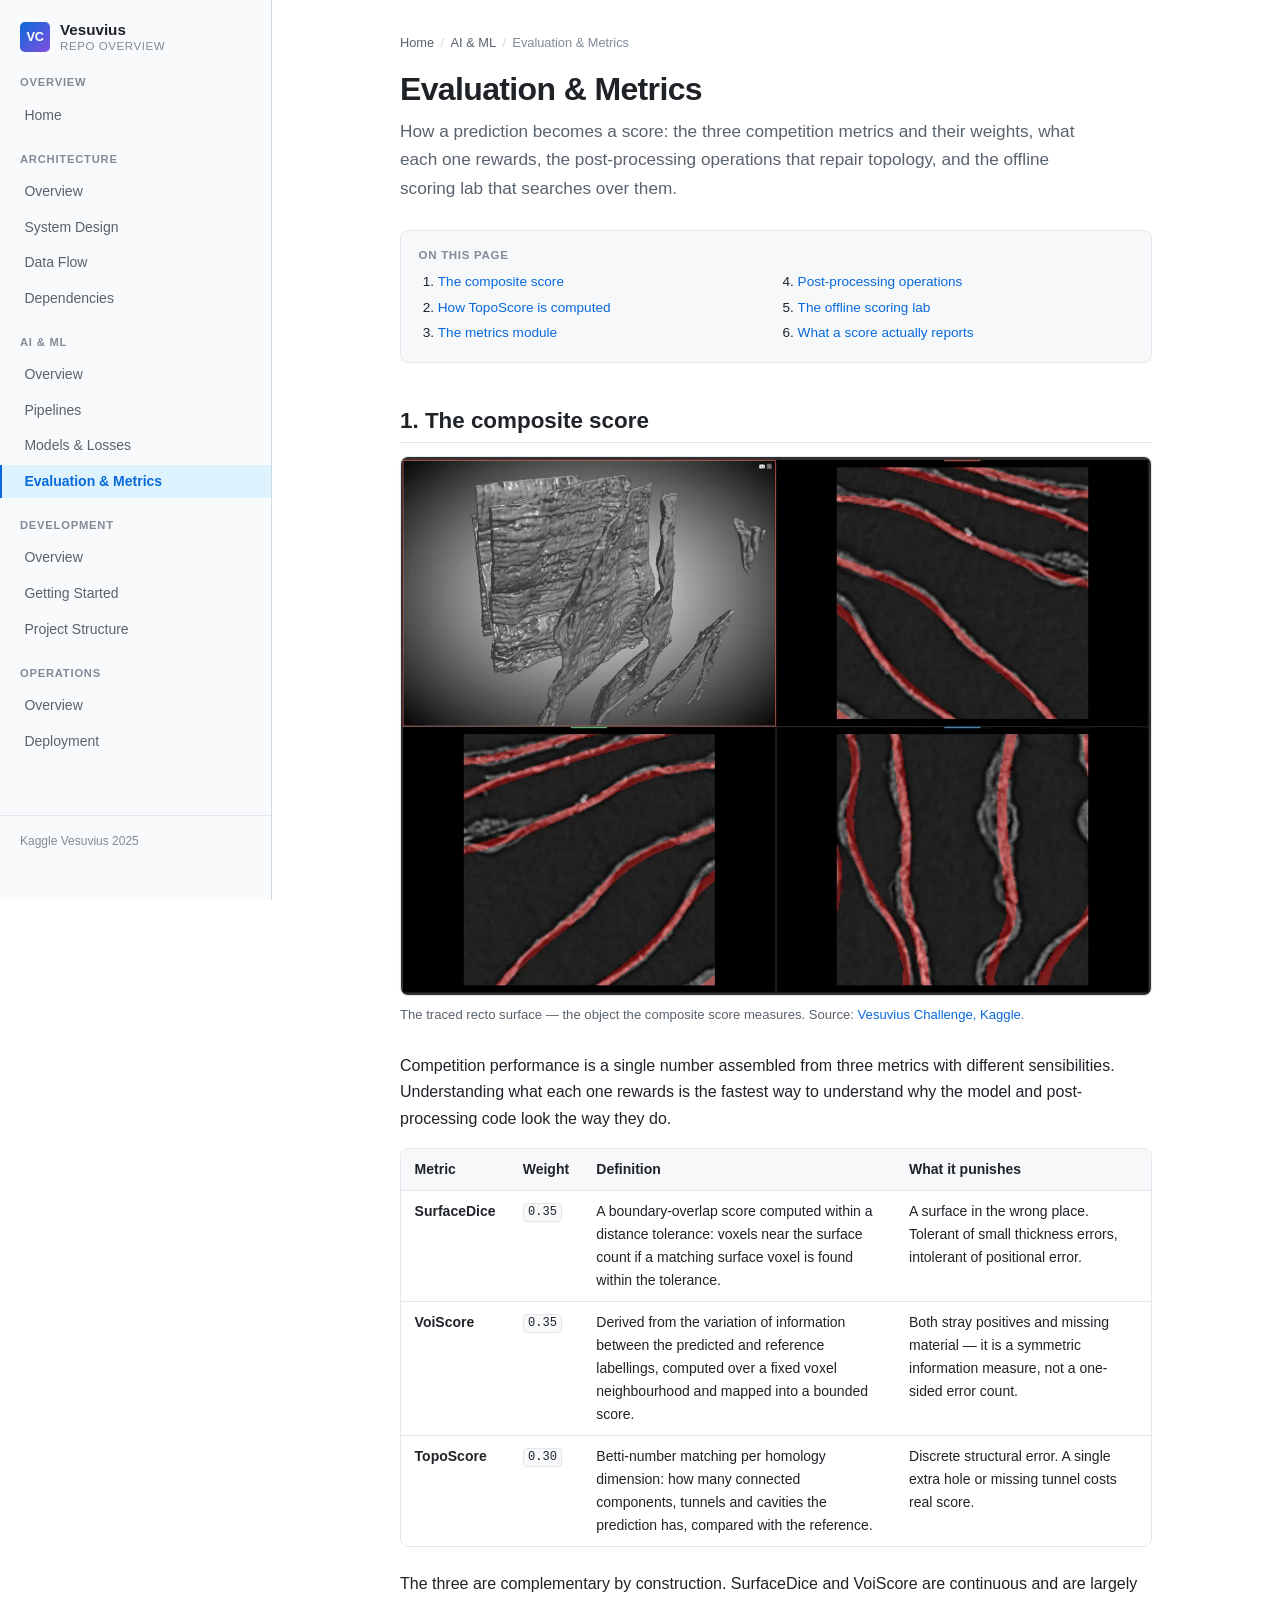
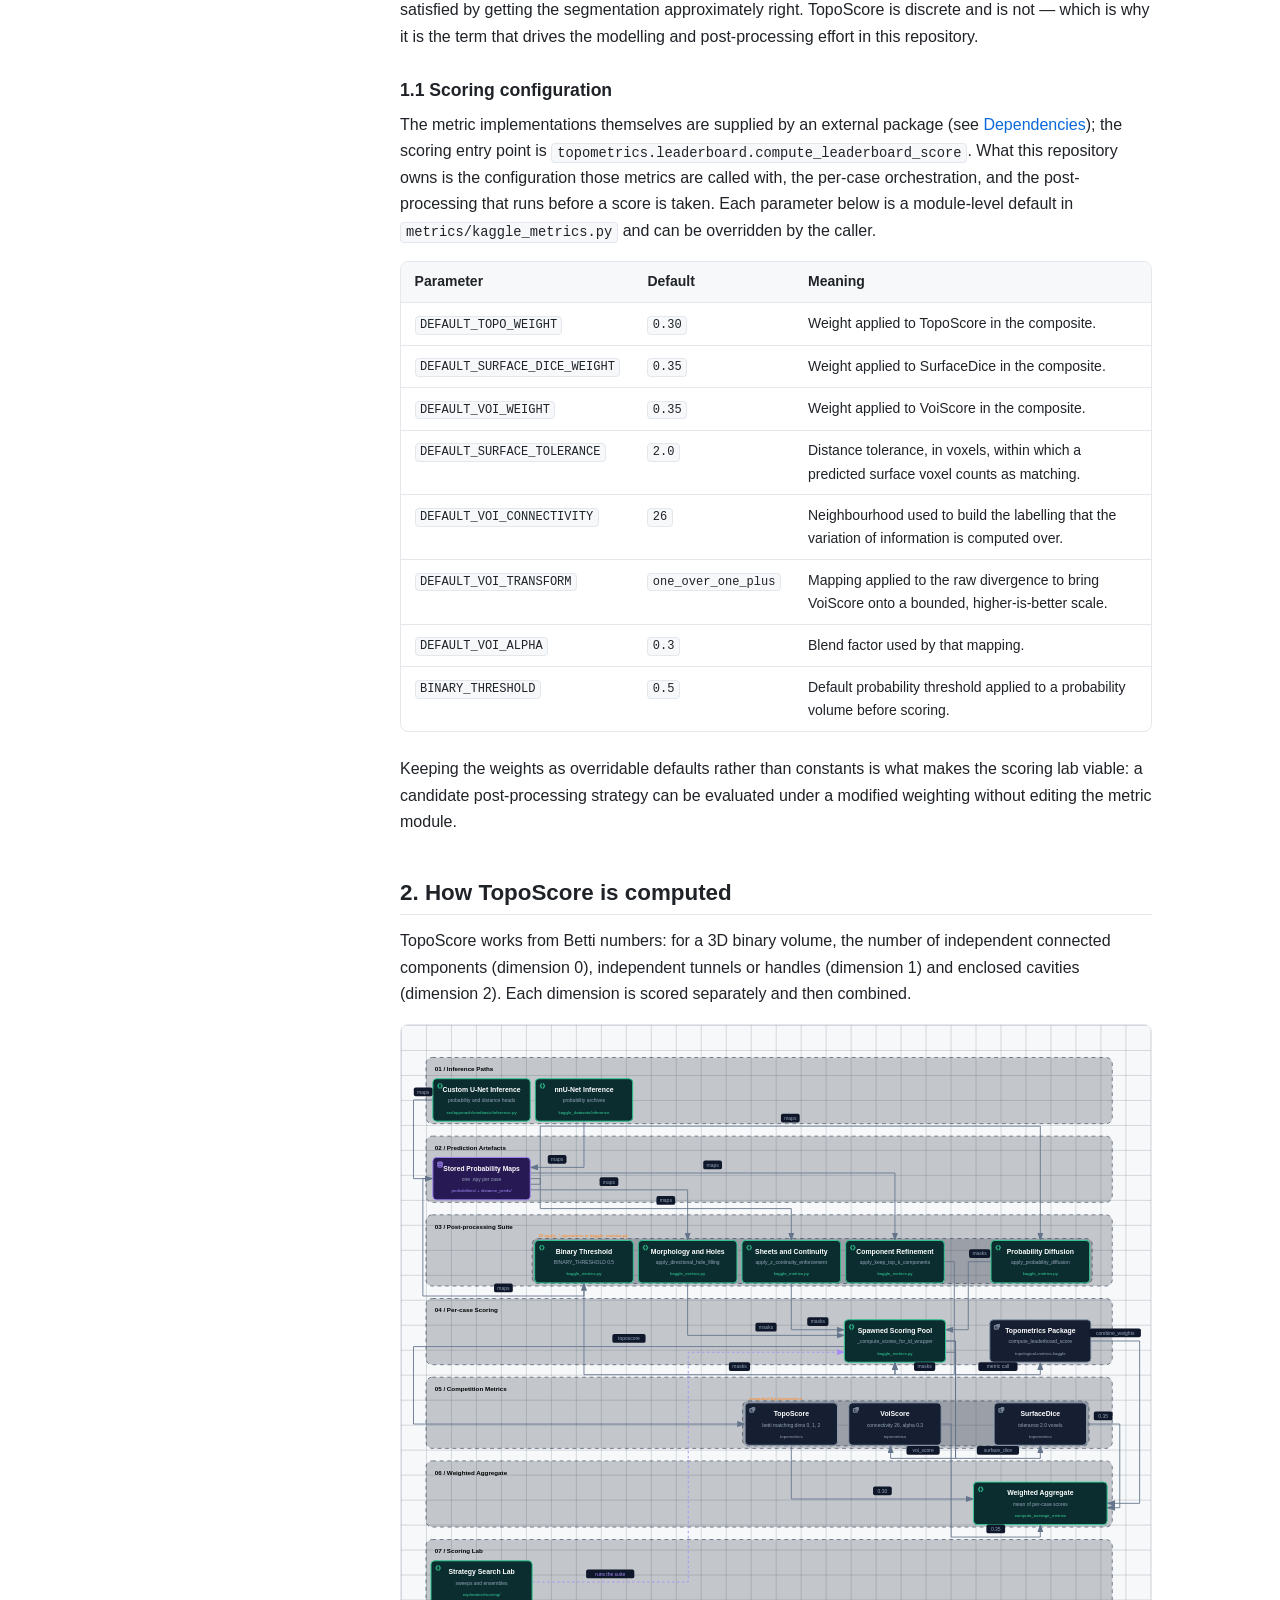
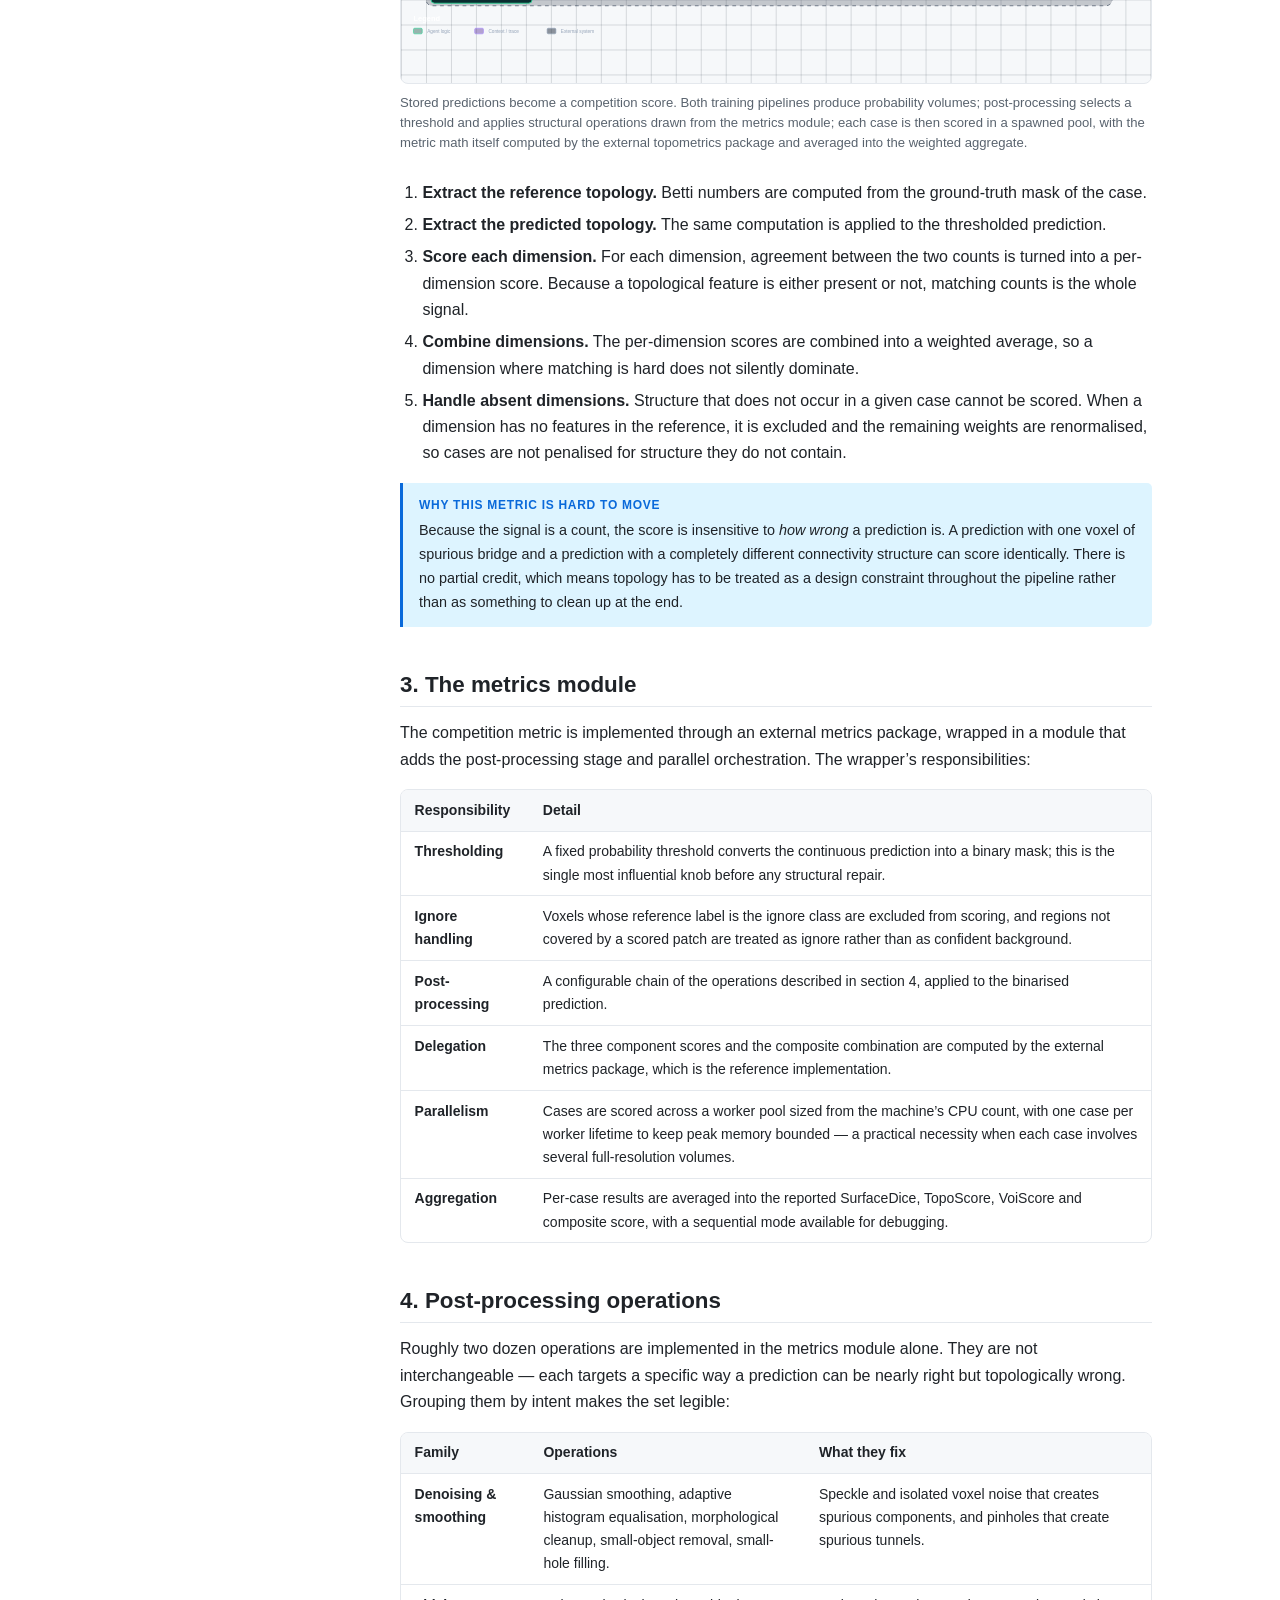
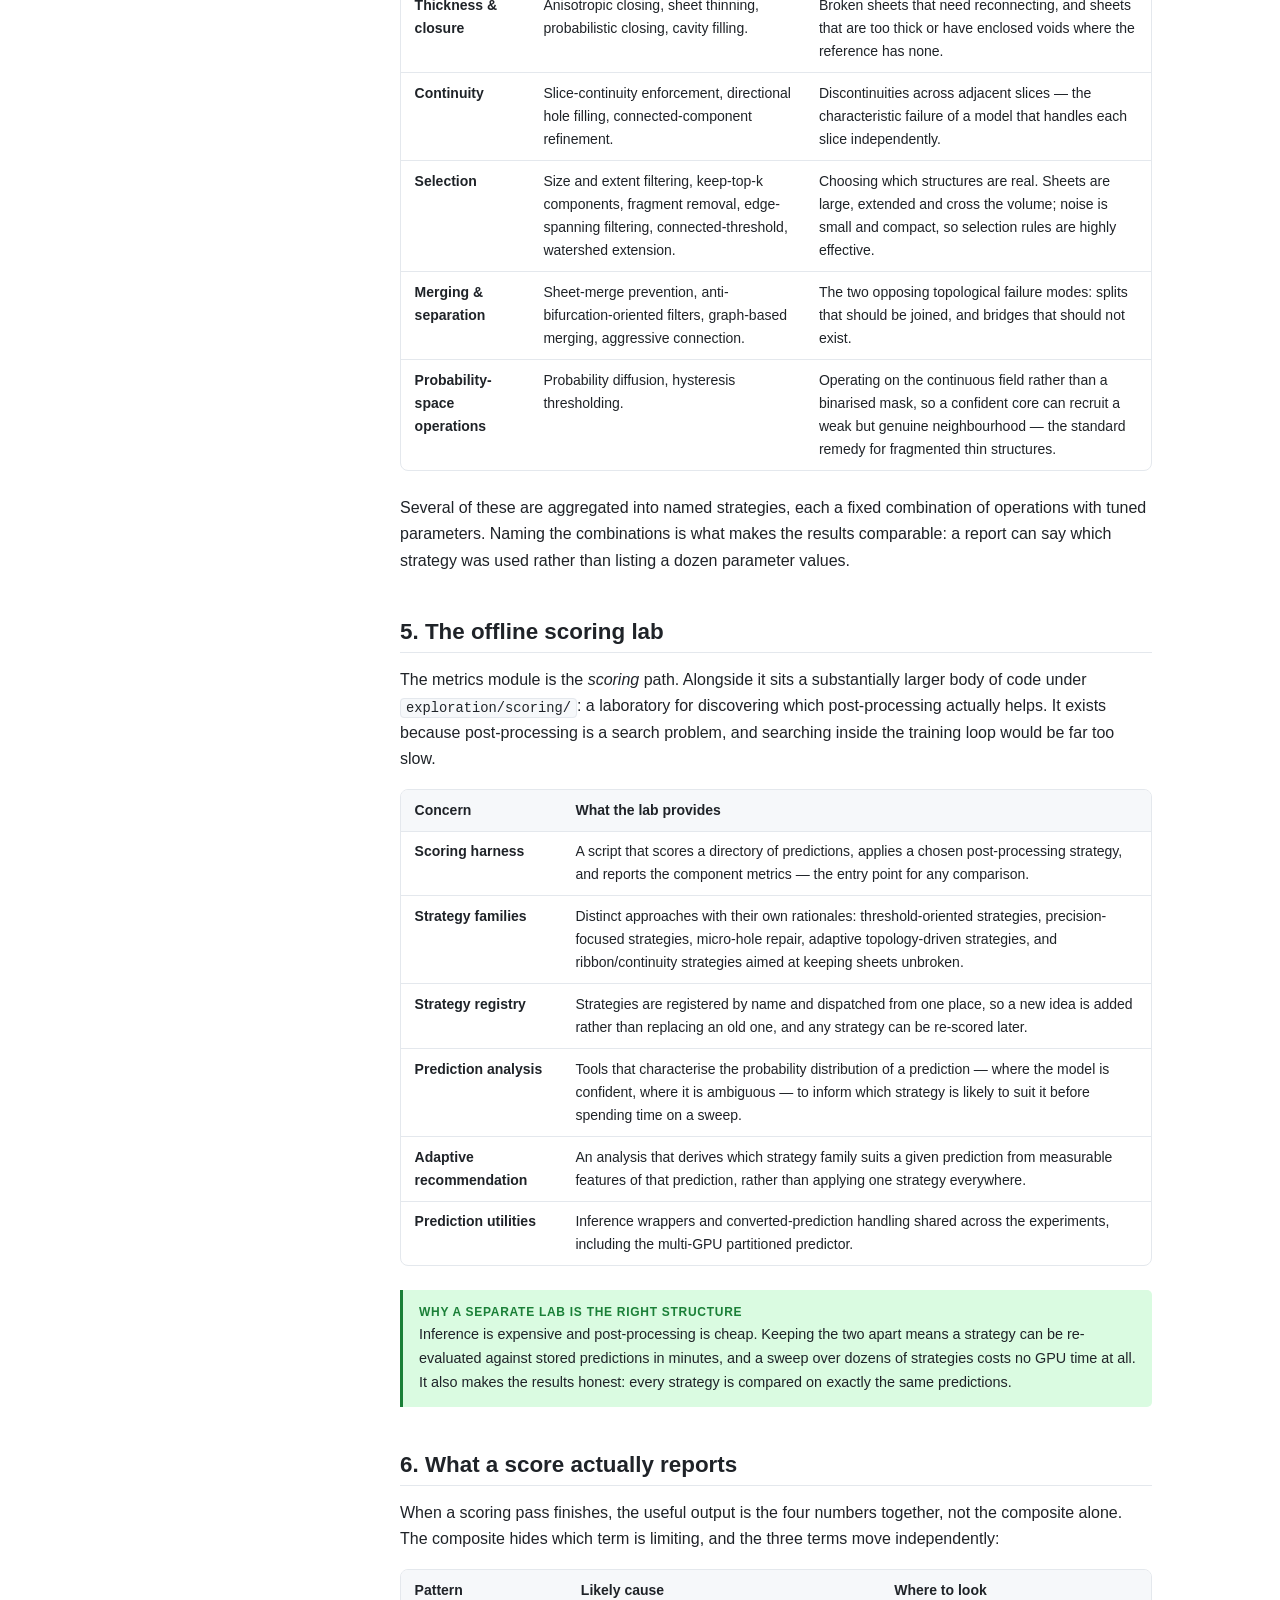
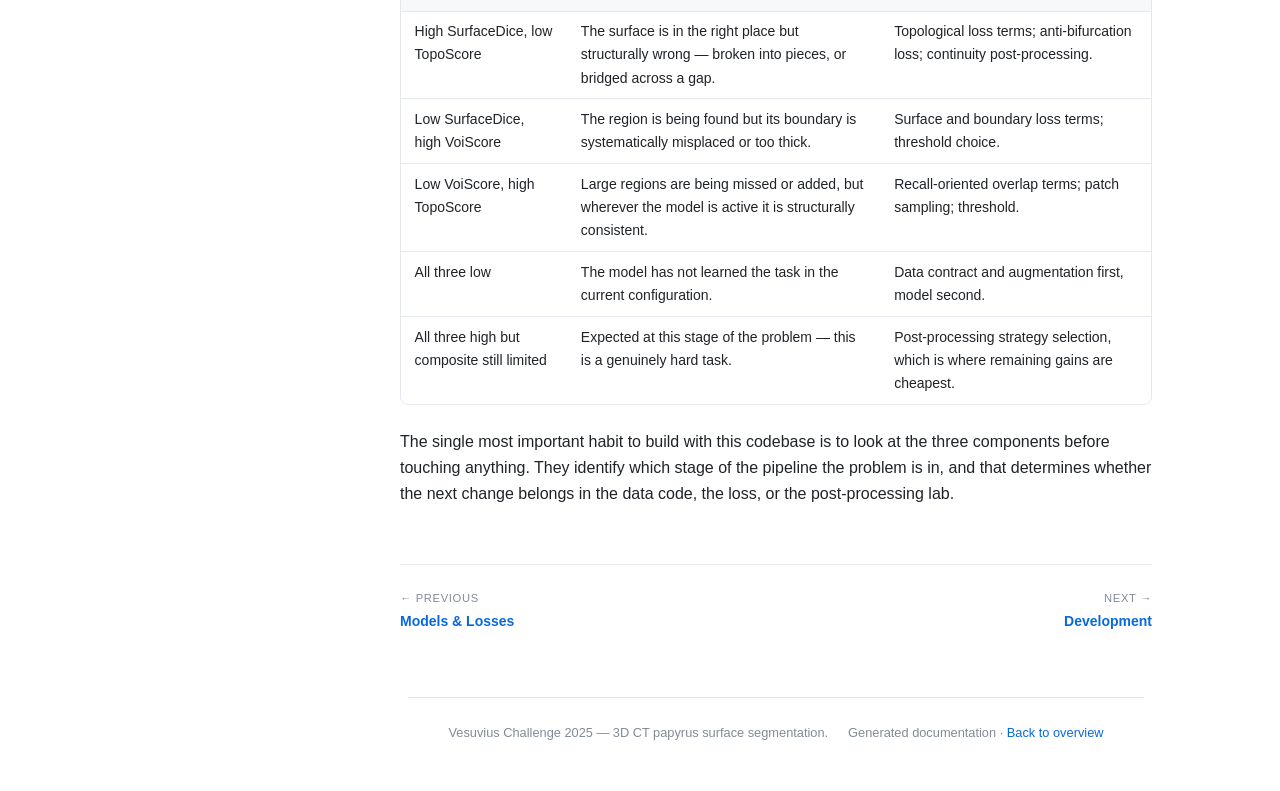
<file: docs/repo-overview/ai/evaluation.html>
<!DOCTYPE html>
<html lang="en" data-theme="light">
<head>
<meta charset="utf-8">
<meta name="viewport" content="width=device-width, initial-scale=1">
<title>Evaluation &amp; Metrics &middot; Vesuvius Repo Overview</title>
<meta name="description" content="How a prediction becomes a score: the three competition metrics and their weights, what each one rewards, the post-processing operations that repair topology, and the offline scoring lab that searches over them.">
<link rel="stylesheet" href="../assets/css/style.css">
<link rel="stylesheet" href="../assets/css/diagrams.css">
<script>(function(){var d=document.documentElement;try{var t=localStorage.getItem("vesuvius-docs-theme");}catch(e){var t=null;}if(!t){t=window.matchMedia&&window.matchMedia("(prefers-color-scheme: dark)").matches?"dark":"light";}d.setAttribute("data-theme",t);})();</script>
<script defer src="../assets/js/site.js"></script>
</head>
<body>
<a class="skip-link" href="#main">Skip to content</a>
<div class="sidebar__scrim"></div>

<div class="layout">
  <aside class="sidebar" id="sidebar">
    <a class="brand" href="../index.html">
      <span class="brand__mark" aria-hidden="true">VC</span>
      <span class="brand__text">
        <span class="brand__title">Vesuvius</span>
        <span class="brand__subtitle">Repo Overview</span>
      </span>
    </a>
    <nav class="nav" aria-label="Documentation">
<div class="nav__group">
<div class="nav__label">Overview</div>
<a class="nav__link" href="../index.html">Home</a>
</div>
<div class="nav__group">
<div class="nav__label">Architecture</div>
<a class="nav__link" href="../architecture/index.html">Overview</a>
<a class="nav__link" href="../architecture/system.html">System Design</a>
<a class="nav__link" href="../architecture/data-flow.html">Data Flow</a>
<a class="nav__link" href="../architecture/dependencies.html">Dependencies</a>
</div>
<div class="nav__group">
<div class="nav__label">AI &amp; ML</div>
<a class="nav__link" href="../ai/index.html">Overview</a>
<a class="nav__link" href="../ai/pipeline.html">Pipelines</a>
<a class="nav__link" href="../ai/models.html">Models &amp; Losses</a>
<a class="nav__link is-active" href="../ai/evaluation.html" aria-current="page">Evaluation &amp; Metrics</a>
</div>
<div class="nav__group">
<div class="nav__label">Development</div>
<a class="nav__link" href="../development/index.html">Overview</a>
<a class="nav__link" href="../development/getting-started.html">Getting Started</a>
<a class="nav__link" href="../development/project-structure.html">Project Structure</a>
</div>
<div class="nav__group">
<div class="nav__label">Operations</div>
<a class="nav__link" href="../operations/index.html">Overview</a>
<a class="nav__link" href="../operations/deployment.html">Deployment</a>
</div>
    </nav>
    <div class="sidebar__footer">
      <span>Kaggle Vesuvius 2025</span>
    </div>
  </aside>

  <div class="main">
    <header class="topbar">
      <button class="topbar__toggle" type="button" aria-controls="sidebar"
              aria-expanded="false" aria-label="Toggle navigation">&#9776;</button>
      <span class="topbar__title">Evaluation &amp; Metrics</span>
      <button class="theme-toggle" type="button">Dark</button>
    </header>

    <main class="content" id="main">
<nav class="breadcrumb" aria-label="Breadcrumb"><a href="../index.html">Home</a><span class="breadcrumb__sep">/</span><a href="../ai/index.html">AI &amp; ML</a><span class="breadcrumb__sep">/</span><span>Evaluation &amp; Metrics</span></nav>
<h1>Evaluation &amp; Metrics</h1>
<p class="page-lede">How a prediction becomes a score: the three competition metrics and their weights, what each one rewards, the post-processing operations that repair topology, and the offline scoring lab that searches over them.</p>
<div class="toc" data-toc hidden></div>

<h2 id="the-composite-score">1. The composite score</h2>

<figure class="figure--media">
  <img src="../assets/img/figures/scroll-surface-trace.webp" width="1200" height="860"
       alt="Scroll surface traced from an X-ray CT volume, with the papyrus sheet recovered as one continuous labelled surface" loading="lazy" decoding="async">
  <figcaption>The traced recto surface &mdash; the object the composite score measures. Source: <a href="https://www.kaggle.com/competitions/vesuvius-challenge-surface-detection">Vesuvius Challenge, Kaggle</a>.</figcaption>
</figure>

<p>
  Competition performance is a single number assembled from three metrics with different
  sensibilities. Understanding what each one rewards is the fastest way to understand why the model
  and post-processing code look the way they do.
</p>

<div class="table-wrap">
<table>
  <thead>
    <tr><th>Metric</th><th>Weight</th><th>Definition</th><th>What it punishes</th></tr>
  </thead>
  <tbody>
    <tr>
      <td><strong>SurfaceDice</strong></td>
      <td><code>0.35</code></td>
      <td>
        A boundary-overlap score computed within a distance tolerance: voxels near the surface count
        if a matching surface voxel is found within the tolerance.
      </td>
      <td>A surface in the wrong place. Tolerant of small thickness errors, intolerant of
        positional error.</td>
    </tr>
    <tr>
      <td><strong>VoiScore</strong></td>
      <td><code>0.35</code></td>
      <td>
        Derived from the variation of information between the predicted and reference labellings,
        computed over a fixed voxel neighbourhood and mapped into a bounded score.
      </td>
      <td>
        Both stray positives and missing material &mdash; it is a symmetric information measure, not
        a one-sided error count.
      </td>
    </tr>
    <tr>
      <td><strong>TopoScore</strong></td>
      <td><code>0.30</code></td>
      <td>
        Betti-number matching per homology dimension: how many connected components, tunnels and
        cavities the prediction has, compared with the reference.
      </td>
      <td>Discrete structural error. A single extra hole or missing tunnel costs real score.</td>
    </tr>
  </tbody>
</table>
</div>

<p>
  The three are complementary by construction. SurfaceDice and VoiScore are continuous and are
  largely satisfied by getting the segmentation approximately right. TopoScore is discrete and is
  not &mdash; which is why it is the term that drives the modelling and post-processing effort in
  this repository.
</p>

<h3 id="scoring-configuration">1.1 Scoring configuration</h3>

<p>
  The metric implementations themselves are supplied by an external package (see
  <a href="../architecture/dependencies.html#the-external-metrics-package">Dependencies</a>); the
  scoring entry point is <code>topometrics.leaderboard.compute_leaderboard_score</code>. What this
  repository owns is the configuration those metrics are called with, the per-case orchestration,
  and the post-processing that runs before a score is taken. Each parameter below is a module-level
  default in <code>metrics/kaggle_metrics.py</code> and can be overridden by the caller.
</p>

<div class="table-wrap">
<table>
  <thead>
    <tr><th>Parameter</th><th>Default</th><th>Meaning</th></tr>
  </thead>
  <tbody>
    <tr>
      <td><code>DEFAULT_TOPO_WEIGHT</code></td><td><code>0.30</code></td>
      <td>Weight applied to TopoScore in the composite.</td>
    </tr>
    <tr>
      <td><code>DEFAULT_SURFACE_DICE_WEIGHT</code></td><td><code>0.35</code></td>
      <td>Weight applied to SurfaceDice in the composite.</td>
    </tr>
    <tr>
      <td><code>DEFAULT_VOI_WEIGHT</code></td><td><code>0.35</code></td>
      <td>Weight applied to VoiScore in the composite.</td>
    </tr>
    <tr>
      <td><code>DEFAULT_SURFACE_TOLERANCE</code></td><td><code>2.0</code></td>
      <td>Distance tolerance, in voxels, within which a predicted surface voxel counts as matching.</td>
    </tr>
    <tr>
      <td><code>DEFAULT_VOI_CONNECTIVITY</code></td><td><code>26</code></td>
      <td>Neighbourhood used to build the labelling that the variation of information is computed over.</td>
    </tr>
    <tr>
      <td><code>DEFAULT_VOI_TRANSFORM</code></td><td><code>one_over_one_plus</code></td>
      <td>Mapping applied to the raw divergence to bring VoiScore onto a bounded, higher-is-better scale.</td>
    </tr>
    <tr>
      <td><code>DEFAULT_VOI_ALPHA</code></td><td><code>0.3</code></td>
      <td>Blend factor used by that mapping.</td>
    </tr>
    <tr>
      <td><code>BINARY_THRESHOLD</code></td><td><code>0.5</code></td>
      <td>Default probability threshold applied to a probability volume before scoring.</td>
    </tr>
  </tbody>
</table>
</div>

<p>
  Keeping the weights as overridable defaults rather than constants is what makes the scoring lab
  viable: a candidate post-processing strategy can be evaluated under a modified weighting without
  editing the metric module.
</p>

<h2 id="how-toposcore-is-computed">2. How TopoScore is computed</h2>

<p>
  TopoScore works from Betti numbers: for a 3D binary volume, the number of independent connected
  components (dimension 0), independent tunnels or handles (dimension 1) and enclosed cavities
  (dimension 2). Each dimension is scored separately and then combined.
</p>

<figure class="figure--diagram">
  <div class="diagram archify-figure">
<svg class="diagram__svg" xmlns="http://www.w3.org/2000/svg" viewBox="0 0 1201 1054" role="img" lang="en" aria-labelledby="archify-diagram-title--inference-to-score archify-diagram-description--inference-to-score" data-animation="trace" data-preset="classic" data-quality-profile="showcase">
        <title id="archify-diagram-title--inference-to-score">From Stored Predictions to Competition Score</title>
        <desc id="archify-diagram-description--inference-to-score">post-processing in the metrics module, metric math from topometrics</desc>
        <!-- Definitions -->
        <defs>
          <marker id="arrowhead--inference-to-score" markerWidth="10" markerHeight="7" refX="9" refY="3.5" orient="auto">
            <polygon points="0 0, 10 3.5, 0 7" class="m-default" />
          </marker>
          <marker id="arrowhead-emphasis--inference-to-score" markerWidth="10" markerHeight="7" refX="9" refY="3.5" orient="auto">
            <polygon points="0 0, 10 3.5, 0 7" class="m-emphasis" />
          </marker>
          <marker id="arrowhead-security--inference-to-score" markerWidth="10" markerHeight="7" refX="9" refY="3.5" orient="auto">
            <polygon points="0 0, 10 3.5, 0 7" class="m-security" />
          </marker>
          <marker id="arrowhead-dashed--inference-to-score" markerWidth="10" markerHeight="7" refX="9" refY="3.5" orient="auto">
            <polygon points="0 0, 10 3.5, 0 7" class="m-dashed" />
          </marker>
          <pattern id="grid--inference-to-score" width="40" height="40" patternUnits="userSpaceOnUse">
            <path d="M 40 0 L 0 0 0 40" class="c-grid" stroke-width="0.5"/>
          </pattern>
        </defs>

        <!-- Background Grid -->
        <rect width="100%" height="100%" fill="url(#grid--inference-to-score)" />

        <!-- Swimlanes -->
        <rect data-graph-role="structural-frame" data-composition-frame-kind="lane" data-composition-frame-id="lane-0--inference-to-score" x="40" y="52" width="1099" height="106" rx="10" class="c-lane" stroke-width="1"/>
        <text x="54" y="74" class="t-dim" font-size="10" font-weight="600">01 / Inference Paths</text>

        <rect data-graph-role="structural-frame" data-composition-frame-kind="lane" data-composition-frame-id="lane-1--inference-to-score" x="40" y="178" width="1099" height="106" rx="10" class="c-lane" stroke-width="1"/>
        <text x="54" y="200" class="t-dim" font-size="10" font-weight="600">02 / Prediction Artefacts</text>

        <rect data-graph-role="structural-frame" data-composition-frame-kind="lane" data-composition-frame-id="lane-2--inference-to-score" x="40" y="304" width="1099" height="114" rx="10" class="c-lane" stroke-width="1"/>
        <text x="54" y="326" class="t-dim" font-size="10" font-weight="600">03 / Post-processing Suite</text>

        <rect data-graph-role="structural-frame" data-composition-frame-kind="lane" data-composition-frame-id="lane-3--inference-to-score" x="40" y="438" width="1099" height="106" rx="10" class="c-lane" stroke-width="1"/>
        <text x="54" y="460" class="t-dim" font-size="10" font-weight="600">04 / Per-case Scoring</text>

        <rect data-graph-role="structural-frame" data-composition-frame-kind="lane" data-composition-frame-id="lane-4--inference-to-score" x="40" y="564" width="1099" height="114" rx="10" class="c-lane" stroke-width="1"/>
        <text x="54" y="586" class="t-dim" font-size="10" font-weight="600">05 / Competition Metrics</text>

        <rect data-graph-role="structural-frame" data-composition-frame-kind="lane" data-composition-frame-id="lane-5--inference-to-score" x="40" y="698" width="1099" height="106" rx="10" class="c-lane" stroke-width="1"/>
        <text x="54" y="720" class="t-dim" font-size="10" font-weight="600">06 / Weighted Aggregate</text>

        <rect data-graph-role="structural-frame" data-composition-frame-kind="lane" data-composition-frame-id="lane-6--inference-to-score" x="40" y="824" width="1099" height="106" rx="10" class="c-lane" stroke-width="1"/>
        <text x="54" y="846" class="t-dim" font-size="10" font-weight="600">07 / Scoring Lab</text>

        <!-- Phase headers -->


        <!-- Workflow groups -->
        <rect data-graph-role="structural-frame" data-composition-frame-kind="group" data-composition-frame-id="group-0--inference-to-score" x="210" y="342" width="896.8" height="72" rx="9" class="c-lane" stroke-width="1"/>
        <text x="220" y="340" class="t-messagebus" font-size="7" font-weight="600">23 apply_* operations in kaggle_metrics.py</text>
        <rect data-graph-role="structural-frame" data-composition-frame-kind="group" data-composition-frame-id="group-1--inference-to-score" x="547" y="602" width="554.8" height="72" rx="9" class="c-lane" stroke-width="1"/>
        <text x="557" y="600" class="t-messagebus" font-size="7" font-weight="600">computed by topometrics</text>

        <!-- Edge paths -->
        <path data-edge-from="components" data-edge-to="driver" data-edge-label="masks" data-edge-key="0" data-edge-id="components-driver--inference-to-score" data-composition-points="870,379;886,379;886,560;791,560;791,540" d="M 870 379 L 886 379 L 886 560 L 791 560 L 791 540" class="a-default" data-animate="edge" style="--step:5" stroke-width="1.4" marker-end="url(#arrowhead--inference-to-score)"/>
        <path data-edge-from="continuity" data-edge-to="driver" data-edge-label="masks" data-edge-key="1" data-edge-id="continuity-driver--inference-to-score" data-composition-points="625,413;625,488;710,488" d="M 625 413 L 625 488 L 710 488" class="a-default" data-animate="edge" style="--step:6" stroke-width="1.4" marker-end="url(#arrowhead--inference-to-score)"/>
        <path data-edge-from="customrun" data-edge-to="predmaps" data-edge-label="maps" data-edge-key="2" data-edge-id="customrun-predmaps--inference-to-score" data-composition-points="51,120;20,120;20,246;51,246" d="M 51 120 L 20 120 L 20 246 L 51 246" class="a-default" data-animate="edge" style="--step:7" stroke-width="1.4" marker-end="url(#arrowhead--inference-to-score)"/>
        <path data-edge-from="diffusion" data-edge-to="driver" data-edge-label="masks" data-edge-key="3" data-edge-id="diffusion-driver--inference-to-score" data-composition-points="944.8,379;908.4,379;908.4,488;872,488" d="M 944.8 379 L 908.4 379 L 908.4 488 L 872 488" class="a-default" data-animate="edge" style="--step:8" stroke-width="1.4" marker-end="url(#arrowhead--inference-to-score)"/>
        <path data-edge-from="driver" data-edge-to="library" data-edge-label="metric call" data-edge-key="4" data-edge-id="driver-library--inference-to-score" data-composition-points="872,506;888,506;888,560;1023.8,560;1023.8,540" d="M 872 506 L 888 506 L 888 560 L 1023.8 560 L 1023.8 540" class="a-default" data-animate="edge" style="--step:9" stroke-width="1.4" marker-end="url(#arrowhead--inference-to-score)"/>
        <path data-edge-from="driver" data-edge-to="surfdice" data-edge-label="surface_dice" data-edge-key="5" data-edge-id="driver-surfdice--inference-to-score" data-composition-points="872,506;888,506;888,694;1023.8,694;1023.8,673" d="M 872 506 L 888 506 L 888 694 L 1023.8 694 L 1023.8 673" class="a-default" data-animate="edge" style="--step:10" stroke-width="1.4" marker-end="url(#arrowhead--inference-to-score)"/>
        <path data-edge-from="driver" data-edge-to="topo" data-edge-label="toposcore" data-edge-key="6" data-edge-id="driver-topo--inference-to-score" data-composition-points="710,515;20,515;20,639;551,639" d="M 710 515 L 20 515 L 20 639 L 551 639" class="a-default" data-animate="edge" style="--step:11" stroke-width="1.4" marker-end="url(#arrowhead--inference-to-score)"/>
        <path data-edge-from="driver" data-edge-to="voi" data-edge-label="voi_score" data-edge-key="7" data-edge-id="driver-voi--inference-to-score" data-composition-points="872,524;888,524;888,694;784,694;784,673" d="M 872 524 L 888 524 L 888 694 L 784 694 L 784 673" class="a-default" data-animate="edge" style="--step:2" stroke-width="1.4" marker-end="url(#arrowhead--inference-to-score)"/>
        <path data-edge-from="lab" data-edge-to="driver" data-edge-label="runs the suite" data-edge-key="8" data-edge-id="lab-driver--inference-to-score" data-composition-points="210,892;460,892;460,524;710,524" d="M 210 892 L 460 892 L 460 524 L 710 524" class="a-dashed" data-animate="edge" style="--step:12" stroke-width="1.4" marker-end="url(#arrowhead-dashed--inference-to-score)"/>
        <path data-edge-from="library" data-edge-to="score" data-edge-label="combine_weights" data-edge-key="9" data-edge-id="library-score--inference-to-score" data-composition-points="1104.8,506;1182.8,506;1182.8,766;1130.8,766" d="M 1104.8 506 L 1182.8 506 L 1182.8 766 L 1130.8 766" class="a-default" data-animate="edge" style="--step:12" stroke-width="1.4" marker-end="url(#arrowhead--inference-to-score)"/>
        <path data-edge-from="morphology" data-edge-to="driver" data-edge-label="masks" data-edge-key="10" data-edge-id="morphology-driver--inference-to-score" data-composition-points="459,413;459,497;710,497" d="M 459 413 L 459 497 L 710 497" class="a-default" data-animate="edge" style="--step:12" stroke-width="1.4" marker-end="url(#arrowhead--inference-to-score)"/>
        <path data-edge-from="nnunetrun" data-edge-to="predmaps" data-edge-label="maps" data-edge-key="11" data-edge-id="nnunetrun-predmaps--inference-to-score" data-composition-points="293,154;293,228;207,228" d="M 293 154 L 293 228 L 207 228" class="a-default" data-animate="edge" style="--step:12" stroke-width="1.4" marker-end="url(#arrowhead--inference-to-score)"/>
        <path data-edge-from="predmaps" data-edge-to="components" data-edge-label="maps" data-edge-key="12" data-edge-id="predmaps-components--inference-to-score" data-composition-points="207,237;791,237;791,345" d="M 207 237 L 791 237 L 791 345" class="a-default" data-animate="edge" style="--step:12" stroke-width="1.4" marker-end="url(#arrowhead--inference-to-score)"/>
        <path data-edge-from="predmaps" data-edge-to="continuity" data-edge-label="maps" data-edge-key="13" data-edge-id="predmaps-continuity--inference-to-score" data-composition-points="207,246;223,246;223,294;625,294;625,345" d="M 207 246 L 223 246 L 223 294 L 625 294 L 625 345" class="a-default" data-animate="edge" style="--step:12" stroke-width="1.4" marker-end="url(#arrowhead--inference-to-score)"/>
        <path data-edge-from="predmaps" data-edge-to="diffusion" data-edge-label="maps" data-edge-key="14" data-edge-id="predmaps-diffusion--inference-to-score" data-composition-points="207,255;223,255;223,162;1023.8,162;1023.8,345" d="M 207 255 L 223 255 L 223 162 L 1023.8 162 L 1023.8 345" class="a-default" data-animate="edge" style="--step:12" stroke-width="1.4" marker-end="url(#arrowhead--inference-to-score)"/>
        <path data-edge-from="predmaps" data-edge-to="morphology" data-edge-label="maps" data-edge-key="15" data-edge-id="predmaps-morphology--inference-to-score" data-composition-points="207,264;459,264;459,345" d="M 207 264 L 459 264 L 459 345" class="a-default" data-animate="edge" style="--step:12" stroke-width="1.4" marker-end="url(#arrowhead--inference-to-score)"/>
        <path data-edge-from="predmaps" data-edge-to="threshold" data-edge-label="maps" data-edge-key="16" data-edge-id="predmaps-threshold--inference-to-score" data-composition-points="51,246;35,246;35,434;293,434;293,413" d="M 51 246 L 35 246 L 35 434 L 293 434 L 293 413" class="a-default" data-animate="edge" style="--step:0" stroke-width="1.4" marker-end="url(#arrowhead--inference-to-score)"/>
        <path data-edge-from="surfdice" data-edge-to="score" data-edge-label="0.35" data-edge-key="17" data-edge-id="surfdice-score--inference-to-score" data-composition-points="1097.8,639;1151,639;1151,773;1130.8,773" d="M 1097.8 639 L 1151 639 L 1151 773 L 1130.8 773" class="a-default" data-animate="edge" style="--step:12" stroke-width="1.4" marker-end="url(#arrowhead--inference-to-score)"/>
        <path data-edge-from="threshold" data-edge-to="driver" data-edge-label="masks" data-edge-key="18" data-edge-id="threshold-driver--inference-to-score" data-composition-points="293,413;293,560;791,560;791,540" d="M 293 413 L 293 560 L 791 560 L 791 540" class="a-default" data-animate="edge" style="--step:1" stroke-width="1.4" marker-end="url(#arrowhead--inference-to-score)"/>
        <path data-edge-from="topo" data-edge-to="score" data-edge-label="0.30" data-edge-key="19" data-edge-id="topo-score--inference-to-score" data-composition-points="625,673;625,759;916.8,759" d="M 625 673 L 625 759 L 916.8 759" class="a-default" data-animate="edge" style="--step:12" stroke-width="1.4" marker-end="url(#arrowhead--inference-to-score)"/>
        <path data-edge-from="voi" data-edge-to="score" data-edge-label="0.35" data-edge-key="20" data-edge-id="voi-score--inference-to-score" data-composition-points="865,639;881,639;881,820;1023.8,820;1023.8,800" d="M 865 639 L 881 639 L 881 820 L 1023.8 820 L 1023.8 800" class="a-default" data-animate="edge" style="--step:3" stroke-width="1.4" marker-end="url(#arrowhead--inference-to-score)"/>

        <!-- Nodes -->
        <g id="node-customrun--inference-to-score" data-node-id="customrun--inference-to-score" data-node-label="Custom U-Net Inference" tabindex="0" role="button" aria-label="Focus Custom U-Net Inference, probability and distance heads, Inference Paths" aria-pressed="false" data-node-kind="backend" data-node-sublabel="probability and distance heads" data-node-tag="src/approach/unetbasic/inference.py" data-node-context="Inference Paths">
          <title>Custom U-Net Inference · probability and distance heads · Inference Paths · src/approach/unetbasic/inference.py</title>
          <rect x="51" y="86" width="156" height="68" rx="6" class="c-mask"/>
          <rect x="51" y="86" width="156" height="68" rx="6" class="c-backend" data-animate="node" style="--step:5" stroke-width="1.5"/>
          <g aria-hidden="true" data-semantic-sigil="backend" class="semantic-sigil s-backend" transform="translate(57 92) scale(0.6875)">
            <path d="M6 3 3 8l3 5M10 3l3 5-3 5"/>
          </g>
          <text data-node-label="" data-detail-anchor="" x="129" y="107" class="t-primary" font-size="11" font-weight="600" text-anchor="middle">Custom U-Net Inference</text>
          <text data-detail="context" x="129" y="124" class="t-muted" font-size="8" text-anchor="middle">probability and distance heads</text>
        <text data-detail="fine" x="129" y="142" class="t-backend" font-size="7" text-anchor="middle">src/approach/unetbasic/inference.py</text>
        </g>

        <g id="node-nnunetrun--inference-to-score" data-node-id="nnunetrun--inference-to-score" data-node-label="nnU-Net Inference" tabindex="0" role="button" aria-label="Focus nnU-Net Inference, probability archives, Inference Paths" aria-pressed="false" data-node-kind="backend" data-node-sublabel="probability archives" data-node-tag="kaggle_datasets/inference" data-node-context="Inference Paths">
          <title>nnU-Net Inference · probability archives · Inference Paths · kaggle_datasets/inference</title>
          <rect x="215" y="86" width="156" height="68" rx="6" class="c-mask"/>
          <rect x="215" y="86" width="156" height="68" rx="6" class="c-backend" data-animate="node" style="--step:6" stroke-width="1.5"/>
          <g aria-hidden="true" data-semantic-sigil="backend" class="semantic-sigil s-backend" transform="translate(221 92) scale(0.6875)">
            <path d="M6 3 3 8l3 5M10 3l3 5-3 5"/>
          </g>
          <text data-node-label="" data-detail-anchor="" x="293" y="107" class="t-primary" font-size="11" font-weight="600" text-anchor="middle">nnU-Net Inference</text>
          <text data-detail="context" x="293" y="124" class="t-muted" font-size="8" text-anchor="middle">probability archives</text>
        <text data-detail="fine" x="293" y="142" class="t-backend" font-size="7" text-anchor="middle">kaggle_datasets/inference</text>
        </g>

        <g id="node-predmaps--inference-to-score" data-node-id="predmaps--inference-to-score" data-node-label="Stored Probability Maps" tabindex="0" role="button" aria-label="Focus Stored Probability Maps, one .npy per case, Prediction Artefacts" aria-pressed="false" data-node-kind="database" data-node-sublabel="one .npy per case" data-node-tag="probabilities/ + distance_preds/" data-node-context="Prediction Artefacts">
          <title>Stored Probability Maps · one .npy per case · Prediction Artefacts · probabilities/ + distance_preds/</title>
          <rect x="51" y="212" width="156" height="68" rx="6" class="c-mask"/>
          <rect x="51" y="212" width="156" height="68" rx="6" class="c-database" data-animate="node" style="--step:0" stroke-width="1.5"/>
          <g aria-hidden="true" data-semantic-sigil="database" class="semantic-sigil s-database" transform="translate(57 218) scale(0.6875)">
            <ellipse cx="8" cy="4" rx="5" ry="2"/>
            <path d="M3 4v8c0 1.1 2.2 2 5 2s5-.9 5-2V4M3 8c0 1.1 2.2 2 5 2s5-.9 5-2"/>
          </g>
          <text data-node-label="" data-detail-anchor="" x="129" y="233" class="t-primary" font-size="10.7" font-weight="600" text-anchor="middle">Stored Probability Maps</text>
          <text data-detail="context" x="129" y="250" class="t-muted" font-size="8" text-anchor="middle">one .npy per case</text>
        <text data-detail="fine" x="129" y="268" class="t-database" font-size="7" text-anchor="middle">probabilities/ + distance_preds/</text>
        </g>

        <g id="node-threshold--inference-to-score" data-node-id="threshold--inference-to-score" data-node-label="Binary Threshold" tabindex="0" role="button" aria-label="Focus Binary Threshold, BINARY_THRESHOLD 0.5, Post-processing Suite › 23 apply_* operations in kaggle_metrics.py" aria-pressed="false" data-node-kind="backend" data-node-sublabel="BINARY_THRESHOLD 0.5" data-node-tag="kaggle_metrics.py" data-node-context="Post-processing Suite › 23 apply_* operations in kaggle_metrics.py">
          <title>Binary Threshold · BINARY_THRESHOLD 0.5 · Post-processing Suite › 23 apply_* operations in kaggle_metrics.py · kaggle_metrics.py</title>
          <rect x="214" y="345" width="158" height="68" rx="6" class="c-mask"/>
          <rect x="214" y="345" width="158" height="68" rx="6" class="c-backend" data-animate="node" style="--step:1" stroke-width="1.5"/>
          <g aria-hidden="true" data-semantic-sigil="backend" class="semantic-sigil s-backend" transform="translate(220 351) scale(0.6875)">
            <path d="M6 3 3 8l3 5M10 3l3 5-3 5"/>
          </g>
          <text data-node-label="" data-detail-anchor="" x="293" y="366" class="t-primary" font-size="11" font-weight="600" text-anchor="middle">Binary Threshold</text>
          <text data-detail="context" x="293" y="383" class="t-muted" font-size="8" text-anchor="middle">BINARY_THRESHOLD 0.5</text>
        <text data-detail="fine" x="293" y="401" class="t-backend" font-size="7" text-anchor="middle">kaggle_metrics.py</text>
        </g>

        <g id="node-morphology--inference-to-score" data-node-id="morphology--inference-to-score" data-node-label="Morphology and Holes" tabindex="0" role="button" aria-label="Focus Morphology and Holes, apply_directional_hole_filling, Post-processing Suite › 23 apply_* operations in kaggle_metrics.py" aria-pressed="false" data-node-kind="backend" data-node-sublabel="apply_directional_hole_filling" data-node-tag="kaggle_metrics.py" data-node-context="Post-processing Suite › 23 apply_* operations in kaggle_metrics.py">
          <title>Morphology and Holes · apply_directional_hole_filling · Post-processing Suite › 23 apply_* operations in kaggle_metrics.py · kaggle_metrics.py</title>
          <rect x="380" y="345" width="158" height="68" rx="6" class="c-mask"/>
          <rect x="380" y="345" width="158" height="68" rx="6" class="c-backend" data-animate="node" style="--step:9" stroke-width="1.5"/>
          <g aria-hidden="true" data-semantic-sigil="backend" class="semantic-sigil s-backend" transform="translate(386 351) scale(0.6875)">
            <path d="M6 3 3 8l3 5M10 3l3 5-3 5"/>
          </g>
          <text data-node-label="" data-detail-anchor="" x="459" y="366" class="t-primary" font-size="11" font-weight="600" text-anchor="middle">Morphology and Holes</text>
          <text data-detail="context" x="459" y="383" class="t-muted" font-size="8" text-anchor="middle">apply_directional_hole_filling</text>
        <text data-detail="fine" x="459" y="401" class="t-backend" font-size="7" text-anchor="middle">kaggle_metrics.py</text>
        </g>

        <g id="node-continuity--inference-to-score" data-node-id="continuity--inference-to-score" data-node-label="Sheets and Continuity" tabindex="0" role="button" aria-label="Focus Sheets and Continuity, apply_z_continuity_enforcement, Post-processing Suite › 23 apply_* operations in kaggle_metrics.py" aria-pressed="false" data-node-kind="backend" data-node-sublabel="apply_z_continuity_enforcement" data-node-tag="kaggle_metrics.py" data-node-context="Post-processing Suite › 23 apply_* operations in kaggle_metrics.py">
          <title>Sheets and Continuity · apply_z_continuity_enforcement · Post-processing Suite › 23 apply_* operations in kaggle_metrics.py · kaggle_metrics.py</title>
          <rect x="546" y="345" width="158" height="68" rx="6" class="c-mask"/>
          <rect x="546" y="345" width="158" height="68" rx="6" class="c-backend" data-animate="node" style="--step:10" stroke-width="1.5"/>
          <g aria-hidden="true" data-semantic-sigil="backend" class="semantic-sigil s-backend" transform="translate(552 351) scale(0.6875)">
            <path d="M6 3 3 8l3 5M10 3l3 5-3 5"/>
          </g>
          <text data-node-label="" data-detail-anchor="" x="625" y="366" class="t-primary" font-size="11" font-weight="600" text-anchor="middle">Sheets and Continuity</text>
          <text data-detail="context" x="625" y="383" class="t-muted" font-size="8" text-anchor="middle">apply_z_continuity_enforcement</text>
        <text data-detail="fine" x="625" y="401" class="t-backend" font-size="7" text-anchor="middle">kaggle_metrics.py</text>
        </g>

        <g id="node-components--inference-to-score" data-node-id="components--inference-to-score" data-node-label="Component Refinement" tabindex="0" role="button" aria-label="Focus Component Refinement, apply_keep_top_k_components, Post-processing Suite › 23 apply_* operations in kaggle_metrics.py" aria-pressed="false" data-node-kind="backend" data-node-sublabel="apply_keep_top_k_components" data-node-tag="kaggle_metrics.py" data-node-context="Post-processing Suite › 23 apply_* operations in kaggle_metrics.py">
          <title>Component Refinement · apply_keep_top_k_components · Post-processing Suite › 23 apply_* operations in kaggle_metrics.py · kaggle_metrics.py</title>
          <rect x="712" y="345" width="158" height="68" rx="6" class="c-mask"/>
          <rect x="712" y="345" width="158" height="68" rx="6" class="c-backend" data-animate="node" style="--step:11" stroke-width="1.5"/>
          <g aria-hidden="true" data-semantic-sigil="backend" class="semantic-sigil s-backend" transform="translate(718 351) scale(0.6875)">
            <path d="M6 3 3 8l3 5M10 3l3 5-3 5"/>
          </g>
          <text data-node-label="" data-detail-anchor="" x="791" y="366" class="t-primary" font-size="11" font-weight="600" text-anchor="middle">Component Refinement</text>
          <text data-detail="context" x="791" y="383" class="t-muted" font-size="8" text-anchor="middle">apply_keep_top_k_components</text>
        <text data-detail="fine" x="791" y="401" class="t-backend" font-size="7" text-anchor="middle">kaggle_metrics.py</text>
        </g>

        <g id="node-diffusion--inference-to-score" data-node-id="diffusion--inference-to-score" data-node-label="Probability Diffusion" tabindex="0" role="button" aria-label="Focus Probability Diffusion, apply_probability_diffusion, Post-processing Suite › 23 apply_* operations in kaggle_metrics.py" aria-pressed="false" data-node-kind="backend" data-node-sublabel="apply_probability_diffusion" data-node-tag="kaggle_metrics.py" data-node-context="Post-processing Suite › 23 apply_* operations in kaggle_metrics.py">
          <title>Probability Diffusion · apply_probability_diffusion · Post-processing Suite › 23 apply_* operations in kaggle_metrics.py · kaggle_metrics.py</title>
          <rect x="944.8" y="345" width="158" height="68" rx="6" class="c-mask"/>
          <rect x="944.8" y="345" width="158" height="68" rx="6" class="c-backend" data-animate="node" style="--step:12" stroke-width="1.5"/>
          <g aria-hidden="true" data-semantic-sigil="backend" class="semantic-sigil s-backend" transform="translate(950.8 351) scale(0.6875)">
            <path d="M6 3 3 8l3 5M10 3l3 5-3 5"/>
          </g>
          <text data-node-label="" data-detail-anchor="" x="1023.8" y="366" class="t-primary" font-size="11" font-weight="600" text-anchor="middle">Probability Diffusion</text>
          <text data-detail="context" x="1023.8" y="383" class="t-muted" font-size="8" text-anchor="middle">apply_probability_diffusion</text>
        <text data-detail="fine" x="1023.8" y="401" class="t-backend" font-size="7" text-anchor="middle">kaggle_metrics.py</text>
        </g>

        <g id="node-driver--inference-to-score" data-node-id="driver--inference-to-score" data-node-label="Spawned Scoring Pool" tabindex="0" role="button" aria-label="Focus Spawned Scoring Pool, _compute_scores_for_id_wrapper, Per-case Scoring" aria-pressed="false" data-node-kind="backend" data-node-sublabel="_compute_scores_for_id_wrapper" data-node-tag="kaggle_metrics.py" data-node-context="Per-case Scoring">
          <title>Spawned Scoring Pool · _compute_scores_for_id_wrapper · Per-case Scoring · kaggle_metrics.py</title>
          <rect x="710" y="472" width="162" height="68" rx="6" class="c-mask"/>
          <rect x="710" y="472" width="162" height="68" rx="6" class="c-backend" data-animate="node" style="--step:2" stroke-width="1.5"/>
          <g aria-hidden="true" data-semantic-sigil="backend" class="semantic-sigil s-backend" transform="translate(716 478) scale(0.6875)">
            <path d="M6 3 3 8l3 5M10 3l3 5-3 5"/>
          </g>
          <text data-node-label="" data-detail-anchor="" x="791" y="493" class="t-primary" font-size="11" font-weight="600" text-anchor="middle">Spawned Scoring Pool</text>
          <text data-detail="context" x="791" y="510" class="t-muted" font-size="8" text-anchor="middle">_compute_scores_for_id_wrapper</text>
        <text data-detail="fine" x="791" y="528" class="t-backend" font-size="7" text-anchor="middle">kaggle_metrics.py</text>
        </g>

        <g id="node-library--inference-to-score" data-node-id="library--inference-to-score" data-node-label="Topometrics Package" tabindex="0" role="button" aria-label="Focus Topometrics Package, compute_leaderboard_score, Per-case Scoring" aria-pressed="false" data-node-kind="external" data-node-sublabel="compute_leaderboard_score" data-node-tag="topological-metrics-kaggle" data-node-context="Per-case Scoring">
          <title>Topometrics Package · compute_leaderboard_score · Per-case Scoring · topological-metrics-kaggle</title>
          <rect x="942.8" y="472" width="162" height="68" rx="6" class="c-mask"/>
          <rect x="942.8" y="472" width="162" height="68" rx="6" class="c-external" data-animate="node" style="--step:12" stroke-width="1.5"/>
          <g aria-hidden="true" data-semantic-sigil="external" class="semantic-sigil s-external" transform="translate(948.8 478) scale(0.6875)">
            <rect x="2.5" y="5" width="8.5" height="8" rx="1.5"/>
            <path d="M8 2.5h5.5V8M13.5 2.5 7.5 8.5"/>
          </g>
          <text data-node-label="" data-detail-anchor="" x="1023.8" y="493" class="t-primary" font-size="11" font-weight="600" text-anchor="middle">Topometrics Package</text>
          <text data-detail="context" x="1023.8" y="510" class="t-muted" font-size="8" text-anchor="middle">compute_leaderboard_score</text>
        <text data-detail="fine" x="1023.8" y="528" class="t-external" font-size="7" text-anchor="middle">topological-metrics-kaggle</text>
        </g>

        <g id="node-topo--inference-to-score" data-node-id="topo--inference-to-score" data-node-label="TopoScore" tabindex="0" role="button" aria-label="Focus TopoScore, betti matching dims 0, 1, 2, Competition Metrics › computed by topometrics" aria-pressed="false" data-node-kind="external" data-node-sublabel="betti matching dims 0, 1, 2" data-node-tag="topometrics" data-node-context="Competition Metrics › computed by topometrics">
          <title>TopoScore · betti matching dims 0, 1, 2 · Competition Metrics › computed by topometrics · topometrics</title>
          <rect x="551" y="605" width="148" height="68" rx="6" class="c-mask"/>
          <rect x="551" y="605" width="148" height="68" rx="6" class="c-external" data-animate="node" style="--step:12" stroke-width="1.5"/>
          <g aria-hidden="true" data-semantic-sigil="external" class="semantic-sigil s-external" transform="translate(557 611) scale(0.6875)">
            <rect x="2.5" y="5" width="8.5" height="8" rx="1.5"/>
            <path d="M8 2.5h5.5V8M13.5 2.5 7.5 8.5"/>
          </g>
          <text data-node-label="" data-detail-anchor="" x="625" y="626" class="t-primary" font-size="11" font-weight="600" text-anchor="middle">TopoScore</text>
          <text data-detail="context" x="625" y="643" class="t-muted" font-size="8" text-anchor="middle">betti matching dims 0, 1, 2</text>
        <text data-detail="fine" x="625" y="661" class="t-external" font-size="7" text-anchor="middle">topometrics</text>
        </g>

        <g id="node-voi--inference-to-score" data-node-id="voi--inference-to-score" data-node-label="VoiScore" tabindex="0" role="button" aria-label="Focus VoiScore, connectivity 26, alpha 0.3, Competition Metrics › computed by topometrics" aria-pressed="false" data-node-kind="external" data-node-sublabel="connectivity 26, alpha 0.3" data-node-tag="topometrics" data-node-context="Competition Metrics › computed by topometrics">
          <title>VoiScore · connectivity 26, alpha 0.3 · Competition Metrics › computed by topometrics · topometrics</title>
          <rect x="717" y="605" width="148" height="68" rx="6" class="c-mask"/>
          <rect x="717" y="605" width="148" height="68" rx="6" class="c-external" data-animate="node" style="--step:3" stroke-width="1.5"/>
          <g aria-hidden="true" data-semantic-sigil="external" class="semantic-sigil s-external" transform="translate(723 611) scale(0.6875)">
            <rect x="2.5" y="5" width="8.5" height="8" rx="1.5"/>
            <path d="M8 2.5h5.5V8M13.5 2.5 7.5 8.5"/>
          </g>
          <text data-node-label="" data-detail-anchor="" x="791" y="626" class="t-primary" font-size="11" font-weight="600" text-anchor="middle">VoiScore</text>
          <text data-detail="context" x="791" y="643" class="t-muted" font-size="8" text-anchor="middle">connectivity 26, alpha 0.3</text>
        <text data-detail="fine" x="791" y="661" class="t-external" font-size="7" text-anchor="middle">topometrics</text>
        </g>

        <g id="node-surfdice--inference-to-score" data-node-id="surfdice--inference-to-score" data-node-label="SurfaceDice" tabindex="0" role="button" aria-label="Focus SurfaceDice, tolerance 2.0 voxels, Competition Metrics › computed by topometrics" aria-pressed="false" data-node-kind="external" data-node-sublabel="tolerance 2.0 voxels" data-node-tag="topometrics" data-node-context="Competition Metrics › computed by topometrics">
          <title>SurfaceDice · tolerance 2.0 voxels · Competition Metrics › computed by topometrics · topometrics</title>
          <rect x="949.8" y="605" width="148" height="68" rx="6" class="c-mask"/>
          <rect x="949.8" y="605" width="148" height="68" rx="6" class="c-external" data-animate="node" style="--step:12" stroke-width="1.5"/>
          <g aria-hidden="true" data-semantic-sigil="external" class="semantic-sigil s-external" transform="translate(955.8 611) scale(0.6875)">
            <rect x="2.5" y="5" width="8.5" height="8" rx="1.5"/>
            <path d="M8 2.5h5.5V8M13.5 2.5 7.5 8.5"/>
          </g>
          <text data-node-label="" data-detail-anchor="" x="1023.8" y="626" class="t-primary" font-size="11" font-weight="600" text-anchor="middle">SurfaceDice</text>
          <text data-detail="context" x="1023.8" y="643" class="t-muted" font-size="8" text-anchor="middle">tolerance 2.0 voxels</text>
        <text data-detail="fine" x="1023.8" y="661" class="t-external" font-size="7" text-anchor="middle">topometrics</text>
        </g>

        <g id="node-score--inference-to-score" data-node-id="score--inference-to-score" data-node-label="Weighted Aggregate" tabindex="0" role="button" aria-label="Focus Weighted Aggregate, mean of per-case scores, Weighted Aggregate" aria-pressed="false" data-node-kind="backend" data-node-sublabel="mean of per-case scores" data-node-tag="compute_average_metrics" data-node-context="Weighted Aggregate">
          <title>Weighted Aggregate · mean of per-case scores · Weighted Aggregate · compute_average_metrics</title>
          <rect x="916.8" y="732" width="214" height="68" rx="6" class="c-mask"/>
          <rect x="916.8" y="732" width="214" height="68" rx="6" class="c-backend" data-animate="node" style="--step:4" stroke-width="1.5"/>
          <g aria-hidden="true" data-semantic-sigil="backend" class="semantic-sigil s-backend" transform="translate(922.8 738) scale(0.6875)">
            <path d="M6 3 3 8l3 5M10 3l3 5-3 5"/>
          </g>
          <text data-node-label="" data-detail-anchor="" x="1023.8" y="753" class="t-primary" font-size="11" font-weight="600" text-anchor="middle">Weighted Aggregate</text>
          <text data-detail="context" x="1023.8" y="770" class="t-muted" font-size="8" text-anchor="middle">mean of per-case scores</text>
        <text data-detail="fine" x="1023.8" y="788" class="t-backend" font-size="7" text-anchor="middle">compute_average_metrics</text>
        </g>

        <g id="node-lab--inference-to-score" data-node-id="lab--inference-to-score" data-node-label="Strategy Search Lab" tabindex="0" role="button" aria-label="Focus Strategy Search Lab, sweeps and ensembles, Scoring Lab" aria-pressed="false" data-node-kind="backend" data-node-sublabel="sweeps and ensembles" data-node-tag="exploration/scoring/" data-node-context="Scoring Lab">
          <title>Strategy Search Lab · sweeps and ensembles · Scoring Lab · exploration/scoring/</title>
          <rect x="48" y="858" width="162" height="68" rx="6" class="c-mask"/>
          <rect x="48" y="858" width="162" height="68" rx="6" class="c-backend" data-animate="node" style="--step:12" stroke-width="1.5"/>
          <g aria-hidden="true" data-semantic-sigil="backend" class="semantic-sigil s-backend" transform="translate(54 864) scale(0.6875)">
            <path d="M6 3 3 8l3 5M10 3l3 5-3 5"/>
          </g>
          <text data-node-label="" data-detail-anchor="" x="129" y="879" class="t-primary" font-size="11" font-weight="600" text-anchor="middle">Strategy Search Lab</text>
          <text data-detail="context" x="129" y="896" class="t-muted" font-size="8" text-anchor="middle">sweeps and ensembles</text>
        <text data-detail="fine" x="129" y="914" class="t-backend" font-size="7" text-anchor="middle">exploration/scoring/</text>
        </g>

        <!-- Edge labels -->
        <g data-detail="context" data-edge-from="components" data-edge-to="driver" data-edge-label="masks" data-edge-key="0" data-edge-id="components-driver--inference-to-score">
          <rect x="821.5" y="540" width="34" height="14" rx="3" class="c-mask"/>
          <text x="838.5" y="550" class="t-muted" font-size="8" text-anchor="middle">masks</text>
        </g>
        <g data-detail="context" data-edge-from="continuity" data-edge-to="driver" data-edge-label="masks" data-edge-key="1" data-edge-id="continuity-driver--inference-to-score">
          <rect x="650.5" y="468" width="34" height="14" rx="3" class="c-mask"/>
          <text x="667.5" y="478" class="t-muted" font-size="8" text-anchor="middle">masks</text>
        </g>
        <g data-detail="context" data-edge-from="customrun" data-edge-to="predmaps" data-edge-label="maps" data-edge-key="2" data-edge-id="customrun-predmaps--inference-to-score">
          <rect x="20.5" y="100" width="30" height="14" rx="3" class="c-mask"/>
          <text x="35.5" y="110" class="t-muted" font-size="8" text-anchor="middle">maps</text>
        </g>
        <g data-detail="context" data-edge-from="diffusion" data-edge-to="driver" data-edge-label="masks" data-edge-key="3" data-edge-id="diffusion-driver--inference-to-score">
          <rect x="909.5999999999999" y="359" width="34" height="14" rx="3" class="c-mask"/>
          <text x="926.5999999999999" y="369" class="t-muted" font-size="8" text-anchor="middle">masks</text>
        </g>
        <g data-detail="context" data-edge-from="driver" data-edge-to="library" data-edge-label="metric call" data-edge-key="4" data-edge-id="driver-library--inference-to-score">
          <rect x="924.5" y="540" width="62.8" height="14" rx="3" class="c-mask"/>
          <text x="955.9" y="550" class="t-muted" font-size="8" text-anchor="middle">metric call</text>
        </g>
        <g data-detail="context" data-edge-from="driver" data-edge-to="surfdice" data-edge-label="surface_dice" data-edge-key="5" data-edge-id="driver-surfdice--inference-to-score">
          <rect x="922.1" y="674" width="67.6" height="14" rx="3" class="c-mask"/>
          <text x="955.9" y="684" class="t-muted" font-size="8" text-anchor="middle">surface_dice</text>
        </g>
        <g data-detail="context" data-edge-from="driver" data-edge-to="topo" data-edge-label="toposcore" data-edge-key="6" data-edge-id="driver-topo--inference-to-score">
          <rect x="338.4" y="495" width="53.199999999999996" height="14" rx="3" class="c-mask"/>
          <text x="365" y="505" class="t-muted" font-size="8" text-anchor="middle">toposcore</text>
        </g>
        <g data-detail="context" data-edge-from="driver" data-edge-to="voi" data-edge-label="voi_score" data-edge-key="7" data-edge-id="driver-voi--inference-to-score">
          <rect x="809.4" y="674" width="53.199999999999996" height="14" rx="3" class="c-mask"/>
          <text x="836" y="684" class="t-muted" font-size="8" text-anchor="middle">voi_score</text>
        </g>
        <g data-detail="context" data-edge-from="lab" data-edge-to="driver" data-edge-label="runs the suite" data-edge-key="8" data-edge-id="lab-driver--inference-to-score">
          <rect x="296.4" y="872" width="77.2" height="14" rx="3" class="c-mask"/>
          <text x="335" y="882" class="t-database" font-size="8" text-anchor="middle">runs the suite</text>
        </g>
        <g data-detail="context" data-edge-from="library" data-edge-to="score" data-edge-label="combine_weights" data-edge-key="9" data-edge-id="library-score--inference-to-score">
          <rect x="1102.8" y="486" width="82" height="14" rx="3" class="c-mask"/>
          <text x="1143.8" y="496" class="t-muted" font-size="8" text-anchor="middle">combine_weights</text>
        </g>
        <g data-detail="context" data-edge-from="morphology" data-edge-to="driver" data-edge-label="masks" data-edge-key="10" data-edge-id="morphology-driver--inference-to-score">
          <rect x="567.5" y="477" width="34" height="14" rx="3" class="c-mask"/>
          <text x="584.5" y="487" class="t-muted" font-size="8" text-anchor="middle">masks</text>
        </g>
        <g data-detail="context" data-edge-from="nnunetrun" data-edge-to="predmaps" data-edge-label="maps" data-edge-key="11" data-edge-id="nnunetrun-predmaps--inference-to-score">
          <rect x="235" y="208" width="30" height="14" rx="3" class="c-mask"/>
          <text x="250" y="218" class="t-muted" font-size="8" text-anchor="middle">maps</text>
        </g>
        <g data-detail="context" data-edge-from="predmaps" data-edge-to="components" data-edge-label="maps" data-edge-key="12" data-edge-id="predmaps-components--inference-to-score">
          <rect x="484" y="217" width="30" height="14" rx="3" class="c-mask"/>
          <text x="499" y="227" class="t-muted" font-size="8" text-anchor="middle">maps</text>
        </g>
        <g data-detail="context" data-edge-from="predmaps" data-edge-to="continuity" data-edge-label="maps" data-edge-key="13" data-edge-id="predmaps-continuity--inference-to-score">
          <rect x="409" y="274" width="30" height="14" rx="3" class="c-mask"/>
          <text x="424" y="284" class="t-muted" font-size="8" text-anchor="middle">maps</text>
        </g>
        <g data-detail="context" data-edge-from="predmaps" data-edge-to="diffusion" data-edge-label="maps" data-edge-key="14" data-edge-id="predmaps-diffusion--inference-to-score">
          <rect x="608.4" y="142" width="30" height="14" rx="3" class="c-mask"/>
          <text x="623.4" y="152" class="t-muted" font-size="8" text-anchor="middle">maps</text>
        </g>
        <g data-detail="context" data-edge-from="predmaps" data-edge-to="morphology" data-edge-label="maps" data-edge-key="15" data-edge-id="predmaps-morphology--inference-to-score">
          <rect x="318" y="244" width="30" height="14" rx="3" class="c-mask"/>
          <text x="333" y="254" class="t-muted" font-size="8" text-anchor="middle">maps</text>
        </g>
        <g data-detail="context" data-edge-from="predmaps" data-edge-to="threshold" data-edge-label="maps" data-edge-key="16" data-edge-id="predmaps-threshold--inference-to-score">
          <rect x="149" y="414" width="30" height="14" rx="3" class="c-mask"/>
          <text x="164" y="424" class="t-muted" font-size="8" text-anchor="middle">maps</text>
        </g>
        <g data-detail="context" data-edge-from="surfdice" data-edge-to="score" data-edge-label="0.35" data-edge-key="17" data-edge-id="surfdice-score--inference-to-score">
          <rect x="1109.4" y="619" width="30" height="14" rx="3" class="c-mask"/>
          <text x="1124.4" y="629" class="t-muted" font-size="8" text-anchor="middle">0.35</text>
        </g>
        <g data-detail="context" data-edge-from="threshold" data-edge-to="driver" data-edge-label="masks" data-edge-key="18" data-edge-id="threshold-driver--inference-to-score">
          <rect x="525" y="540" width="34" height="14" rx="3" class="c-mask"/>
          <text x="542" y="550" class="t-muted" font-size="8" text-anchor="middle">masks</text>
        </g>
        <g data-detail="context" data-edge-from="topo" data-edge-to="score" data-edge-label="0.30" data-edge-key="19" data-edge-id="topo-score--inference-to-score">
          <rect x="755.9" y="739" width="30" height="14" rx="3" class="c-mask"/>
          <text x="770.9" y="749" class="t-muted" font-size="8" text-anchor="middle">0.30</text>
        </g>
        <g data-detail="context" data-edge-from="voi" data-edge-to="score" data-edge-label="0.35" data-edge-key="20" data-edge-id="voi-score--inference-to-score">
          <rect x="937.4" y="800" width="30" height="14" rx="3" class="c-mask"/>
          <text x="952.4" y="810" class="t-muted" font-size="8" text-anchor="middle">0.35</text>
        </g>

        <!-- Legend -->
        <g data-legend="" data-legend-bridge="">
          <text x="20" y="954" class="t-primary" font-size="12" font-weight="650">Legend</text>
          <g data-legend-semantic-kind="backend" data-legend-kind="backend" data-legend-label="Agent logic" data-legend-x="20" data-legend-baseline="974" data-legend-width="91">
            <rect x="20" y="966" width="14" height="9" rx="2" class="c-backend" stroke-width="1"/>
            <text x="42" y="974" class="t-muted" font-size="7.5" font-weight="500">Agent logic</text>
          </g>
          <g data-legend-semantic-kind="database" data-legend-kind="database" data-legend-label="Context / trace" data-legend-x="118" data-legend-baseline="974" data-legend-width="109">
            <rect x="118" y="966" width="14" height="9" rx="2" class="c-database" stroke-width="1"/>
            <text x="140" y="974" class="t-muted" font-size="7.5" font-weight="500">Context / trace</text>
          </g>
          <g data-legend-semantic-kind="external" data-legend-kind="external" data-legend-label="External system" data-legend-x="234" data-legend-baseline="974" data-legend-width="109">
            <rect x="234" y="966" width="14" height="9" rx="2" class="c-external" stroke-width="1"/>
            <text x="256" y="974" class="t-muted" font-size="7.5" font-weight="500">External system</text>
          </g>
        </g>
      </svg>
  </div>
<figcaption>Stored predictions become a competition score. Both training pipelines produce probability volumes; post-processing selects a threshold and applies structural operations drawn from the metrics module; each case is then scored in a spawned pool, with the metric math itself computed by the external topometrics package and averaged into the weighted aggregate.</figcaption>
</figure>

<ol>
  <li>
    <strong>Extract the reference topology.</strong> Betti numbers are computed from the ground-truth
    mask of the case.
  </li>
  <li>
    <strong>Extract the predicted topology.</strong> The same computation is applied to the
    thresholded prediction.
  </li>
  <li>
    <strong>Score each dimension.</strong> For each dimension, agreement between the two counts is
    turned into a per-dimension score. Because a topological feature is either present or not,
    matching counts is the whole signal.
  </li>
  <li>
    <strong>Combine dimensions.</strong> The per-dimension scores are combined into a weighted
    average, so a dimension where matching is hard does not silently dominate.
  </li>
  <li>
    <strong>Handle absent dimensions.</strong> Structure that does not occur in a given case cannot
    be scored. When a dimension has no features in the reference, it is excluded and the remaining
    weights are renormalised, so cases are not penalised for structure they do not contain.
  </li>
</ol>

<p class="note">
  <span class="note__title">Why this metric is hard to move</span>
  Because the signal is a count, the score is insensitive to <em>how wrong</em> a prediction is. A
  prediction with one voxel of spurious bridge and a prediction with a completely different
  connectivity structure can score identically. There is no partial credit, which means topology has
  to be treated as a design constraint throughout the pipeline rather than as something to clean up
  at the end.
</p>

<h2 id="the-metrics-module">3. The metrics module</h2>

<p>
  The competition metric is implemented through an external metrics package, wrapped in a module that
  adds the post-processing stage and parallel orchestration. The wrapper&rsquo;s responsibilities:
</p>

<div class="table-wrap">
<table>
  <thead>
    <tr><th>Responsibility</th><th>Detail</th></tr>
  </thead>
  <tbody>
    <tr>
      <td><strong>Thresholding</strong></td>
      <td>
        A fixed probability threshold converts the continuous prediction into a binary mask; this is
        the single most influential knob before any structural repair.
      </td>
    </tr>
    <tr>
      <td><strong>Ignore handling</strong></td>
      <td>
        Voxels whose reference label is the ignore class are excluded from scoring, and regions not
        covered by a scored patch are treated as ignore rather than as confident background.
      </td>
    </tr>
    <tr>
      <td><strong>Post-processing</strong></td>
      <td>A configurable chain of the operations described in section 4, applied to the binarised prediction.</td>
    </tr>
    <tr>
      <td><strong>Delegation</strong></td>
      <td>
        The three component scores and the composite combination are computed by the external
        metrics package, which is the reference implementation.
      </td>
    </tr>
    <tr>
      <td><strong>Parallelism</strong></td>
      <td>
        Cases are scored across a worker pool sized from the machine&rsquo;s CPU count, with one case
        per worker lifetime to keep peak memory bounded &mdash; a practical necessity when each case
        involves several full-resolution volumes.
      </td>
    </tr>
    <tr>
      <td><strong>Aggregation</strong></td>
      <td>
        Per-case results are averaged into the reported SurfaceDice, TopoScore, VoiScore and composite
        score, with a sequential mode available for debugging.
      </td>
    </tr>
  </tbody>
</table>
</div>

<h2 id="post-processing-operations">4. Post-processing operations</h2>

<p>
  Roughly two dozen operations are implemented in the metrics module alone. They are not
  interchangeable &mdash; each targets a specific way a prediction can be nearly right but
  topologically wrong. Grouping them by intent makes the set legible:
</p>

<div class="table-wrap">
<table>
  <thead>
    <tr><th>Family</th><th>Operations</th><th>What they fix</th></tr>
  </thead>
  <tbody>
    <tr>
      <td><strong>Denoising &amp; smoothing</strong></td>
      <td>
        Gaussian smoothing, adaptive histogram equalisation, morphological cleanup, small-object
        removal, small-hole filling.
      </td>
      <td>
        Speckle and isolated voxel noise that creates spurious components, and pinholes that create
        spurious tunnels.
      </td>
    </tr>
    <tr>
      <td><strong>Thickness &amp; closure</strong></td>
      <td>Anisotropic closing, sheet thinning, probabilistic closing, cavity filling.</td>
      <td>
        Broken sheets that need reconnecting, and sheets that are too thick or have enclosed voids
        where the reference has none.
      </td>
    </tr>
    <tr>
      <td><strong>Continuity</strong></td>
      <td>Slice-continuity enforcement, directional hole filling, connected-component refinement.</td>
      <td>
        Discontinuities across adjacent slices &mdash; the characteristic failure of a model that
        handles each slice independently.
      </td>
    </tr>
    <tr>
      <td><strong>Selection</strong></td>
      <td>
        Size and extent filtering, keep-top-k components, fragment removal, edge-spanning filtering,
        connected-threshold, watershed extension.
      </td>
      <td>
        Choosing which structures are real. Sheets are large, extended and cross the volume; noise is
        small and compact, so selection rules are highly effective.
      </td>
    </tr>
    <tr>
      <td><strong>Merging &amp; separation</strong></td>
      <td>Sheet-merge prevention, anti-bifurcation-oriented filters, graph-based merging, aggressive connection.</td>
      <td>
        The two opposing topological failure modes: splits that should be joined, and bridges that
        should not exist.
      </td>
    </tr>
    <tr>
      <td><strong>Probability-space operations</strong></td>
      <td>Probability diffusion, hysteresis thresholding.</td>
      <td>
        Operating on the continuous field rather than a binarised mask, so a confident core can
        recruit a weak but genuine neighbourhood &mdash; the standard remedy for fragmented thin
        structures.
      </td>
    </tr>
  </tbody>
</table>
</div>

<p>
  Several of these are aggregated into named strategies, each a fixed combination of operations with
  tuned parameters. Naming the combinations is what makes the results comparable: a report can say
  which strategy was used rather than listing a dozen parameter values.
</p>

<h2 id="the-scoring-lab">5. The offline scoring lab</h2>

<p>
  The metrics module is the <em>scoring</em> path. Alongside it sits a substantially larger body of
  code under <code>exploration/scoring/</code>: a laboratory for discovering which post-processing
  actually helps. It exists because post-processing is a search problem, and searching inside the
  training loop would be far too slow.
</p>

<div class="table-wrap">
<table>
  <thead>
    <tr><th>Concern</th><th>What the lab provides</th></tr>
  </thead>
  <tbody>
    <tr>
      <td><strong>Scoring harness</strong></td>
      <td>
        A script that scores a directory of predictions, applies a chosen post-processing strategy,
        and reports the component metrics &mdash; the entry point for any comparison.
      </td>
    </tr>
    <tr>
      <td><strong>Strategy families</strong></td>
      <td>
        Distinct approaches with their own rationales: threshold-oriented strategies,
        precision-focused strategies, micro-hole repair, adaptive topology-driven strategies, and
        ribbon/continuity strategies aimed at keeping sheets unbroken.
      </td>
    </tr>
    <tr>
      <td><strong>Strategy registry</strong></td>
      <td>
        Strategies are registered by name and dispatched from one place, so a new idea is added
        rather than replacing an old one, and any strategy can be re-scored later.
      </td>
    </tr>
    <tr>
      <td><strong>Prediction analysis</strong></td>
      <td>
        Tools that characterise the probability distribution of a prediction &mdash; where the model
        is confident, where it is ambiguous &mdash; to inform which strategy is likely to suit it
        before spending time on a sweep.
      </td>
    </tr>
    <tr>
      <td><strong>Adaptive recommendation</strong></td>
      <td>
        An analysis that derives which strategy family suits a given prediction from measurable
        features of that prediction, rather than applying one strategy everywhere.
      </td>
    </tr>
    <tr>
      <td><strong>Prediction utilities</strong></td>
      <td>
        Inference wrappers and converted-prediction handling shared across the experiments, including
        the multi-GPU partitioned predictor.
      </td>
    </tr>
  </tbody>
</table>
</div>

<p class="note note--ok">
  <span class="note__title">Why a separate lab is the right structure</span>
  Inference is expensive and post-processing is cheap. Keeping the two apart means a strategy can be
  re-evaluated against stored predictions in minutes, and a sweep over dozens of strategies costs no
  GPU time at all. It also makes the results honest: every strategy is compared on exactly the same
  predictions.
</p>

<h2 id="what-a-score-actually-reports">6. What a score actually reports</h2>

<p>
  When a scoring pass finishes, the useful output is the four numbers together, not the composite
  alone. The composite hides which term is limiting, and the three terms move independently:
</p>

<div class="table-wrap">
<table>
  <thead>
    <tr><th>Pattern</th><th>Likely cause</th><th>Where to look</th></tr>
  </thead>
  <tbody>
    <tr>
      <td>High SurfaceDice, low TopoScore</td>
      <td>
        The surface is in the right place but structurally wrong &mdash; broken into pieces, or
        bridged across a gap.
      </td>
      <td>Topological loss terms; anti-bifurcation loss; continuity post-processing.</td>
    </tr>
    <tr>
      <td>Low SurfaceDice, high VoiScore</td>
      <td>The region is being found but its boundary is systematically misplaced or too thick.</td>
      <td>Surface and boundary loss terms; threshold choice.</td>
    </tr>
    <tr>
      <td>Low VoiScore, high TopoScore</td>
      <td>
        Large regions are being missed or added, but wherever the model is active it is structurally
        consistent.
      </td>
      <td>Recall-oriented overlap terms; patch sampling; threshold.</td>
    </tr>
    <tr>
      <td>All three low</td>
      <td>The model has not learned the task in the current configuration.</td>
      <td>Data contract and augmentation first, model second.</td>
    </tr>
    <tr>
      <td>All three high but composite still limited</td>
      <td>Expected at this stage of the problem &mdash; this is a genuinely hard task.</td>
      <td>Post-processing strategy selection, which is where remaining gains are cheapest.</td>
    </tr>
  </tbody>
</table>
</div>

<p>
  The single most important habit to build with this codebase is to look at the three components
  before touching anything. They identify which stage of the pipeline the problem is in, and that
  determines whether the next change belongs in the data code, the loss, or the post-processing lab.
</p>

<nav class="pager" aria-label="Section navigation"><a class="pager__prev" href="../ai/models.html"><span class="pager__dir">&larr; Previous</span><span class="pager__title">Models &amp; Losses</span></a><a class="pager__next" href="../development/index.html"><span class="pager__dir">Next &rarr;</span><span class="pager__title">Development</span></a></nav>
    </main>

    <footer class="footer">
      <span>Vesuvius Challenge 2025 &mdash; 3D CT papyrus surface segmentation.</span>
      <span>Generated documentation &middot; <a href="../index.html">Back to overview</a></span>
    </footer>
  </div>
</div>
</body>
</html>
</file>
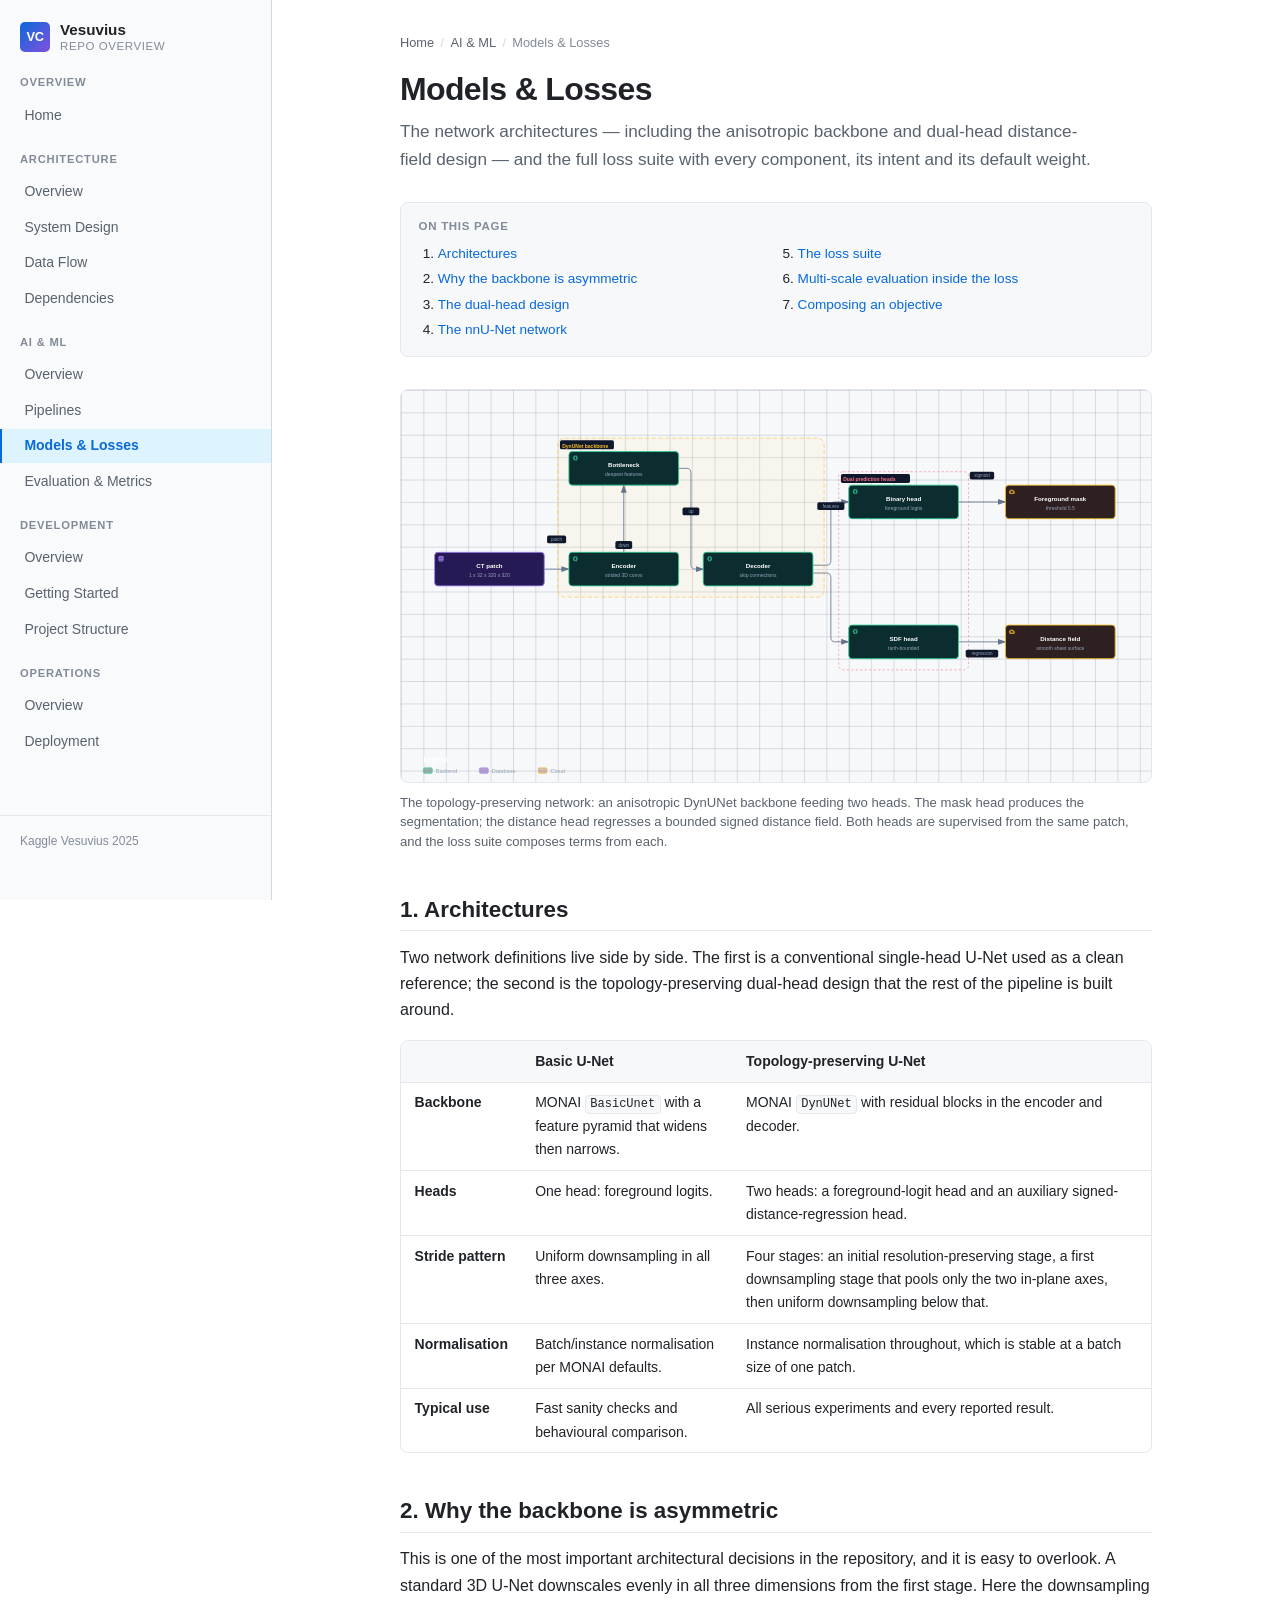
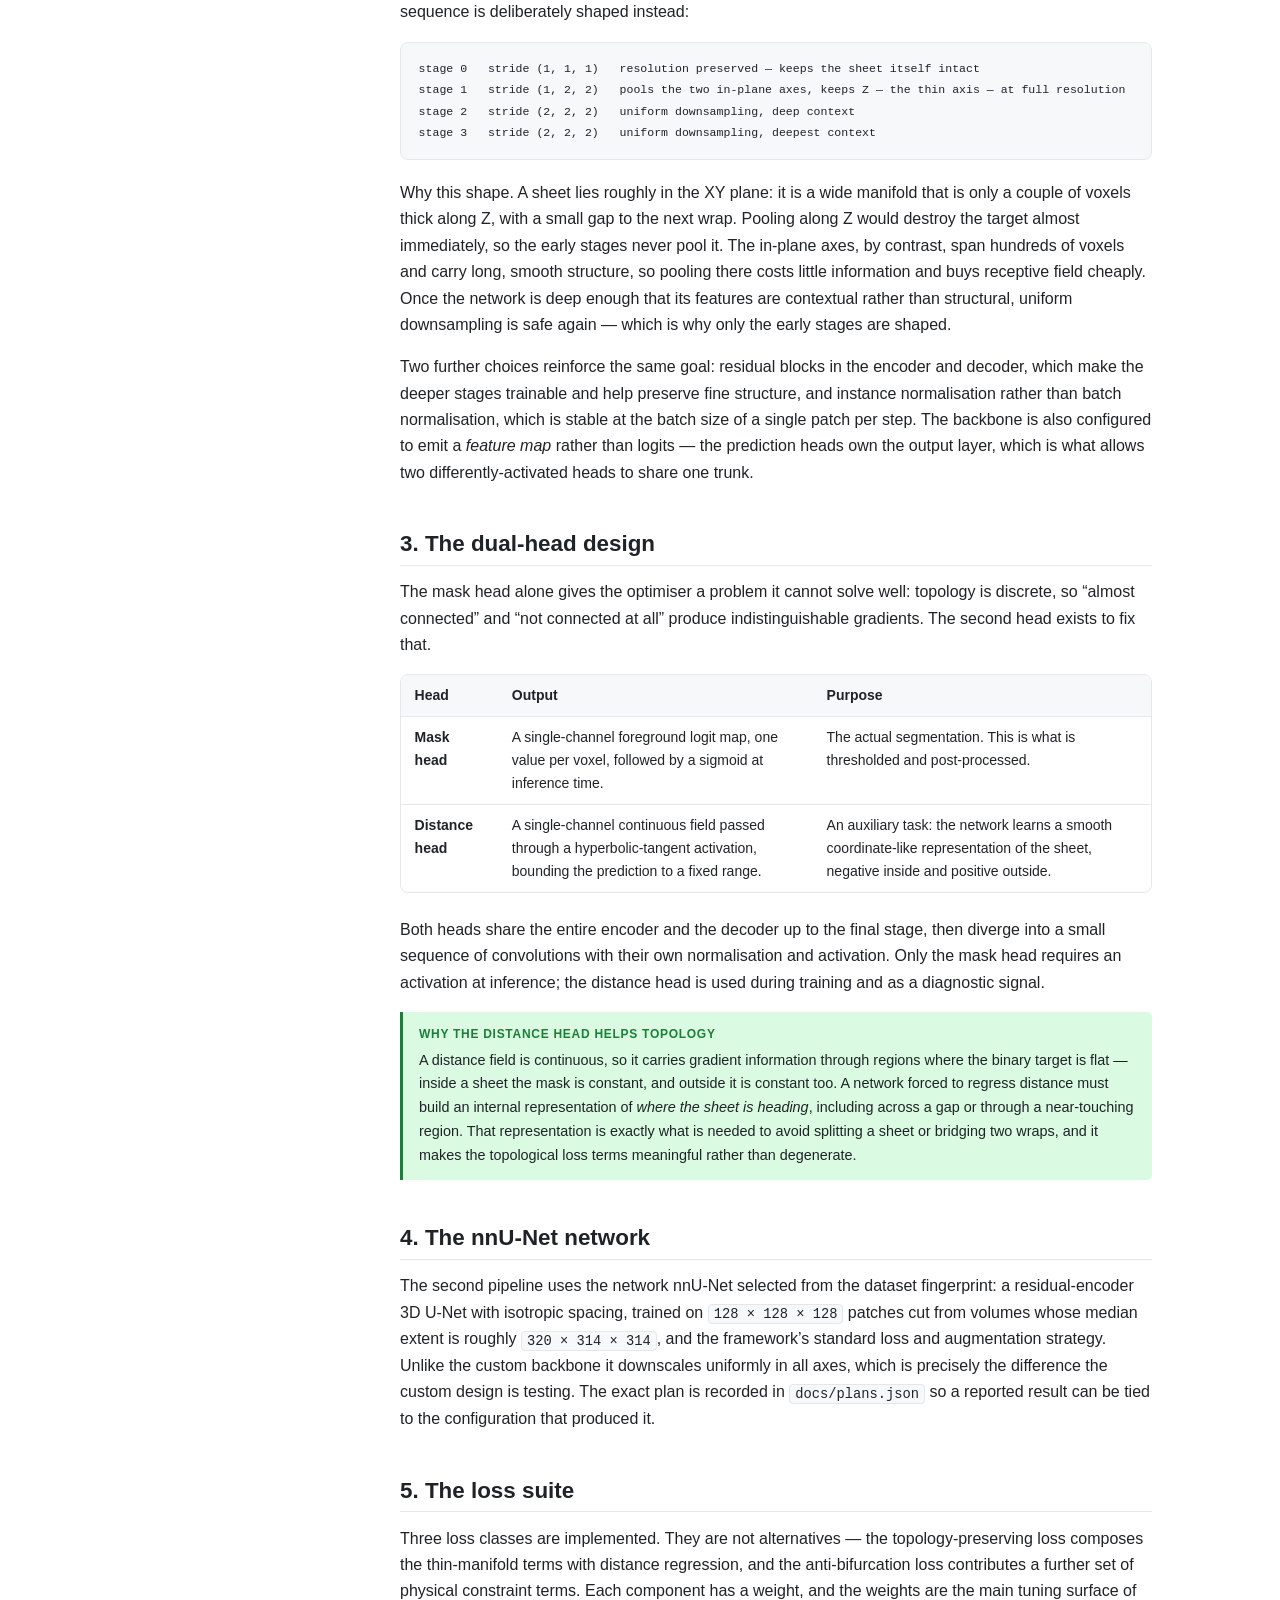
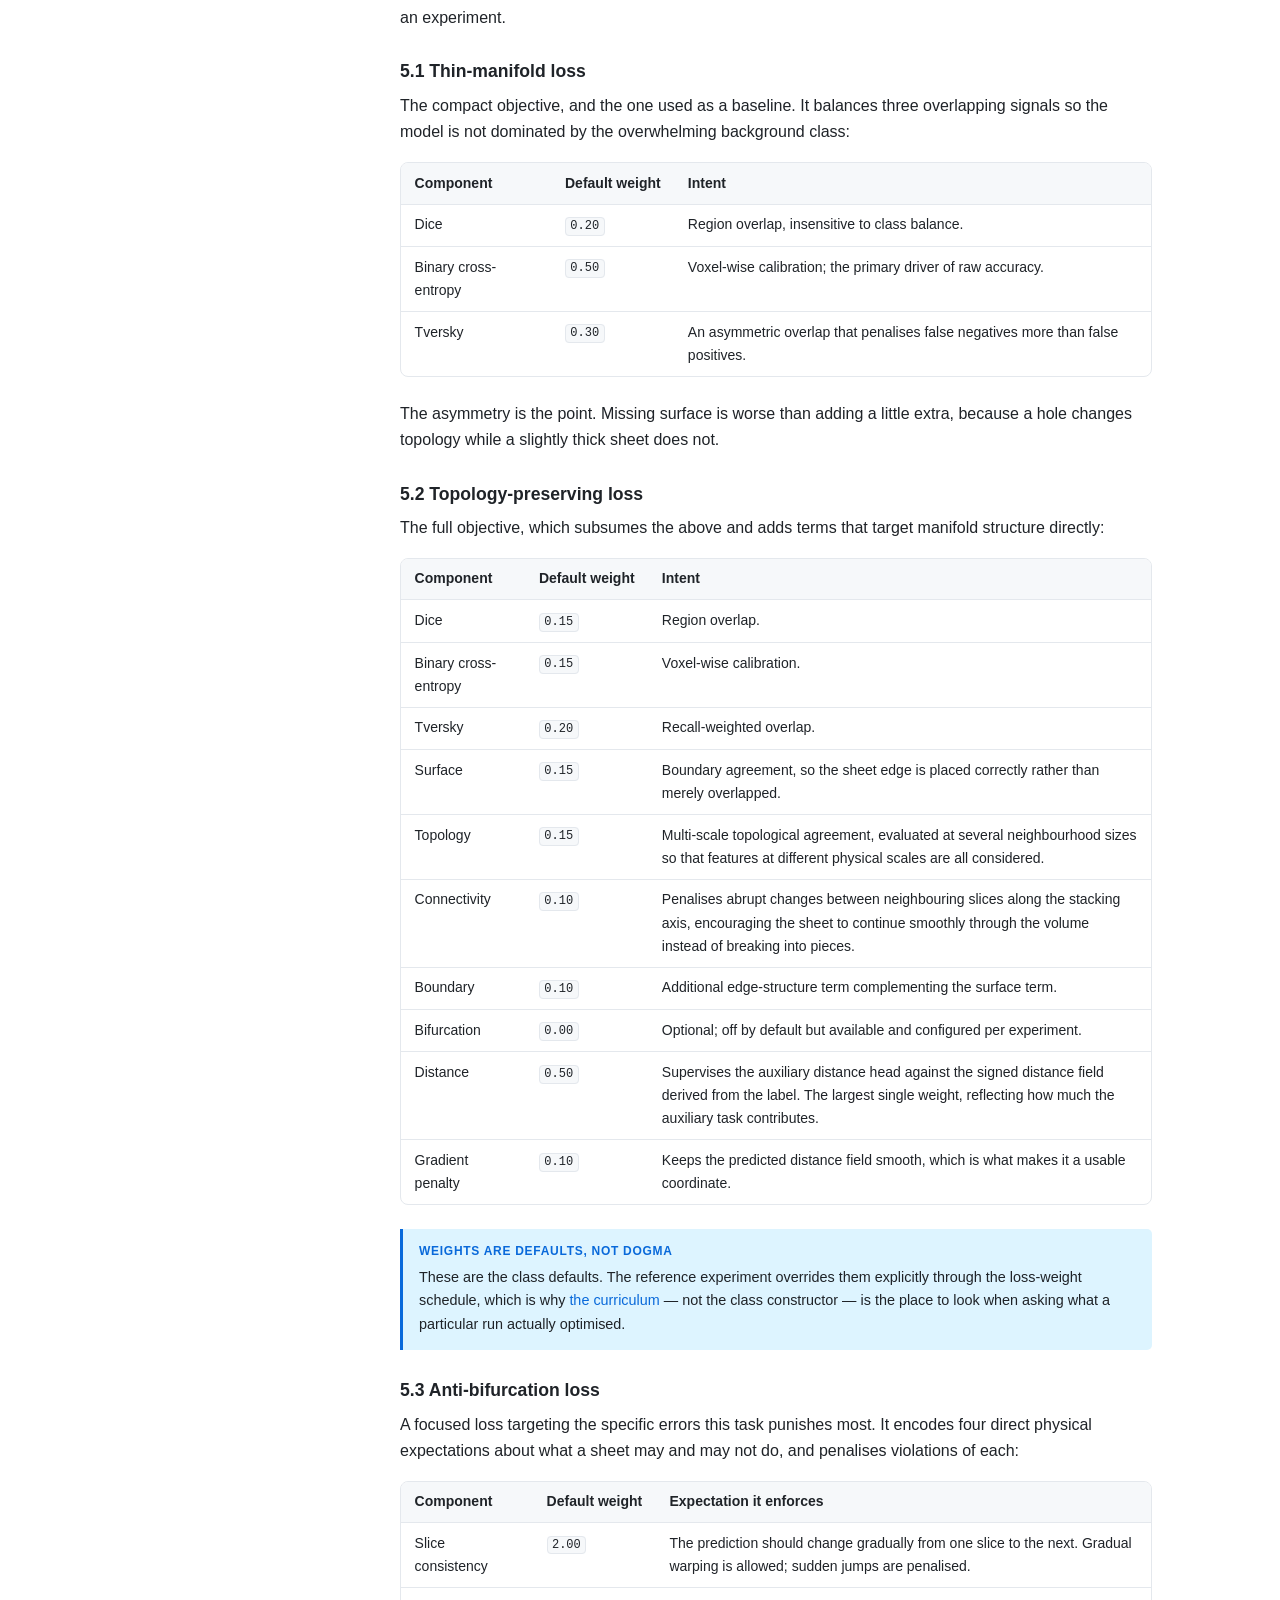
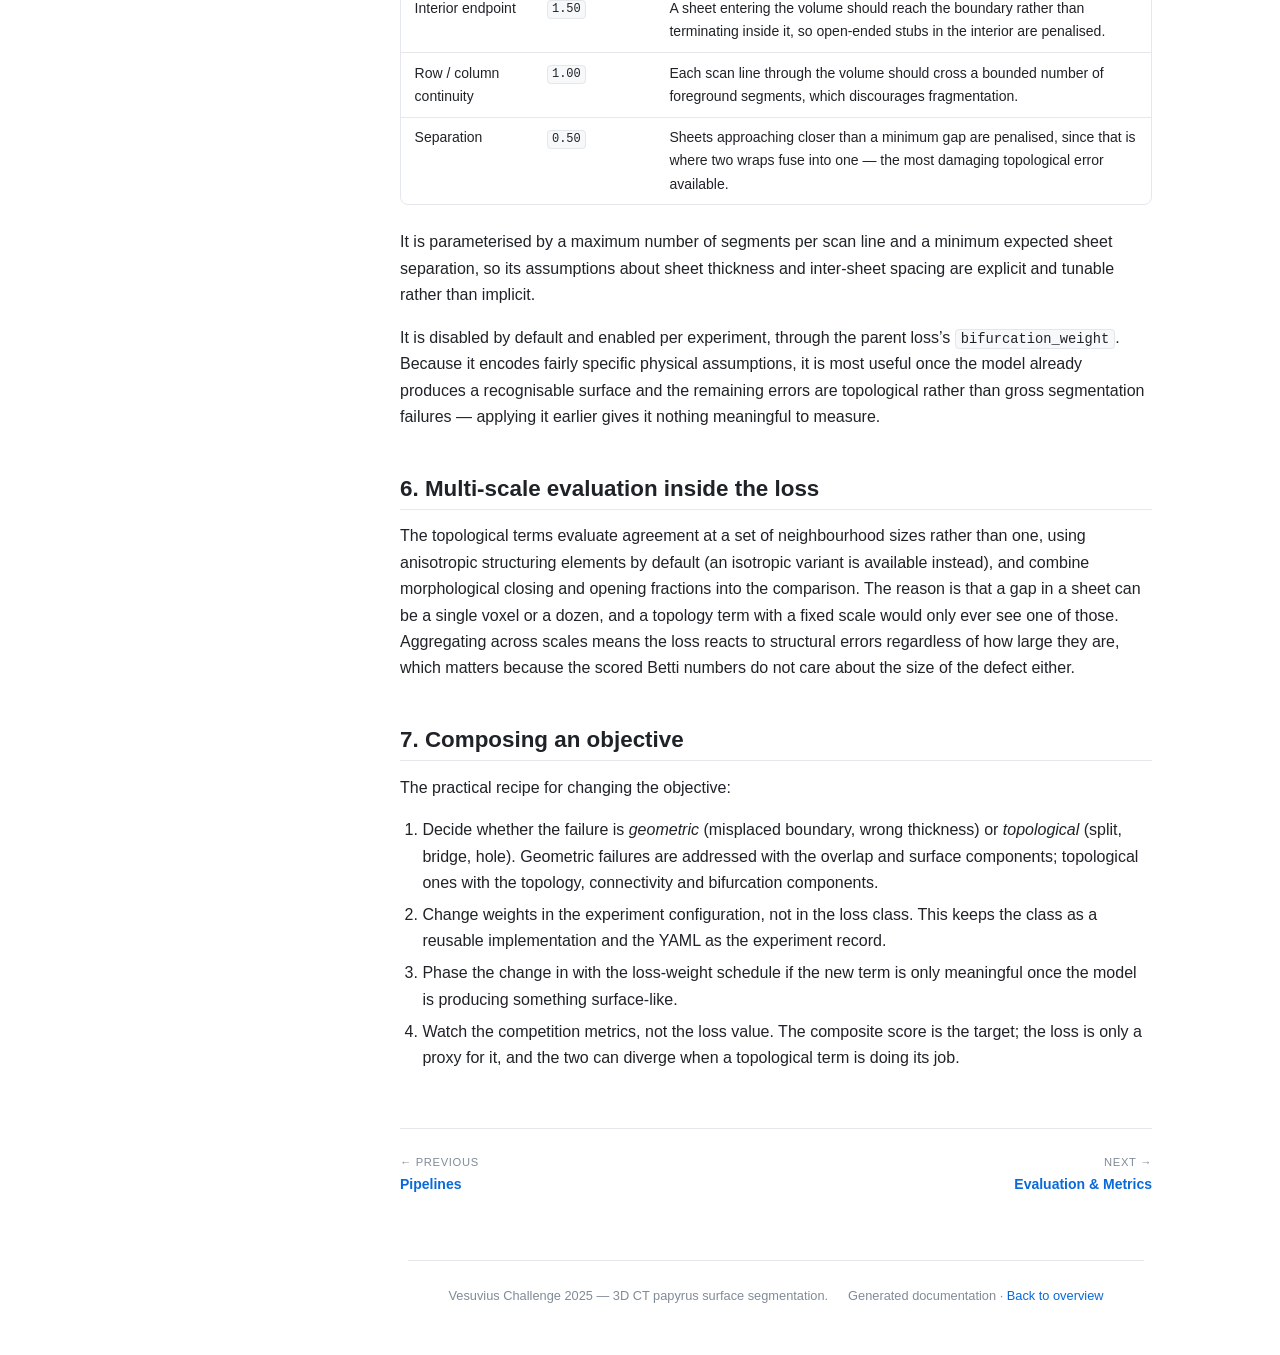
<file: docs/repo-overview/ai/models.html>
<!DOCTYPE html>
<html lang="en" data-theme="light">
<head>
<meta charset="utf-8">
<meta name="viewport" content="width=device-width, initial-scale=1">
<title>Models &amp; Losses &middot; Vesuvius Repo Overview</title>
<meta name="description" content="The network architectures — including the anisotropic backbone and dual-head distance-field design — and the full loss suite with every component, its intent and its default weight.">
<link rel="stylesheet" href="../assets/css/style.css">
<link rel="stylesheet" href="../assets/css/diagrams.css">
<script>(function(){var d=document.documentElement;try{var t=localStorage.getItem("vesuvius-docs-theme");}catch(e){var t=null;}if(!t){t=window.matchMedia&&window.matchMedia("(prefers-color-scheme: dark)").matches?"dark":"light";}d.setAttribute("data-theme",t);})();</script>
<script defer src="../assets/js/site.js"></script>
</head>
<body>
<a class="skip-link" href="#main">Skip to content</a>
<div class="sidebar__scrim"></div>

<div class="layout">
  <aside class="sidebar" id="sidebar">
    <a class="brand" href="../index.html">
      <span class="brand__mark" aria-hidden="true">VC</span>
      <span class="brand__text">
        <span class="brand__title">Vesuvius</span>
        <span class="brand__subtitle">Repo Overview</span>
      </span>
    </a>
    <nav class="nav" aria-label="Documentation">
<div class="nav__group">
<div class="nav__label">Overview</div>
<a class="nav__link" href="../index.html">Home</a>
</div>
<div class="nav__group">
<div class="nav__label">Architecture</div>
<a class="nav__link" href="../architecture/index.html">Overview</a>
<a class="nav__link" href="../architecture/system.html">System Design</a>
<a class="nav__link" href="../architecture/data-flow.html">Data Flow</a>
<a class="nav__link" href="../architecture/dependencies.html">Dependencies</a>
</div>
<div class="nav__group">
<div class="nav__label">AI &amp; ML</div>
<a class="nav__link" href="../ai/index.html">Overview</a>
<a class="nav__link" href="../ai/pipeline.html">Pipelines</a>
<a class="nav__link is-active" href="../ai/models.html" aria-current="page">Models &amp; Losses</a>
<a class="nav__link" href="../ai/evaluation.html">Evaluation &amp; Metrics</a>
</div>
<div class="nav__group">
<div class="nav__label">Development</div>
<a class="nav__link" href="../development/index.html">Overview</a>
<a class="nav__link" href="../development/getting-started.html">Getting Started</a>
<a class="nav__link" href="../development/project-structure.html">Project Structure</a>
</div>
<div class="nav__group">
<div class="nav__label">Operations</div>
<a class="nav__link" href="../operations/index.html">Overview</a>
<a class="nav__link" href="../operations/deployment.html">Deployment</a>
</div>
    </nav>
    <div class="sidebar__footer">
      <span>Kaggle Vesuvius 2025</span>
    </div>
  </aside>

  <div class="main">
    <header class="topbar">
      <button class="topbar__toggle" type="button" aria-controls="sidebar"
              aria-expanded="false" aria-label="Toggle navigation">&#9776;</button>
      <span class="topbar__title">Models &amp; Losses</span>
      <button class="theme-toggle" type="button">Dark</button>
    </header>

    <main class="content" id="main">
<nav class="breadcrumb" aria-label="Breadcrumb"><a href="../index.html">Home</a><span class="breadcrumb__sep">/</span><a href="../ai/index.html">AI &amp; ML</a><span class="breadcrumb__sep">/</span><span>Models &amp; Losses</span></nav>
<h1>Models &amp; Losses</h1>
<p class="page-lede">The network architectures &mdash; including the anisotropic backbone and dual-head distance-field design &mdash; and the full loss suite with every component, its intent and its default weight.</p>
<div class="toc" data-toc hidden></div>

<figure class="figure--diagram">
  <div class="diagram archify-figure">
<svg class="diagram__svg" xmlns="http://www.w3.org/2000/svg" viewBox="0 0 1340 700" role="img" lang="en" aria-labelledby="archify-diagram-title--dual-head-architecture archify-diagram-description--dual-head-architecture" data-preset="classic" data-quality-profile="showcase">
        <title id="archify-diagram-title--dual-head-architecture">Dual-Head Network Architecture</title>
        <desc id="archify-diagram-description--dual-head-architecture">An architecture diagram generated by Archify.</desc>
        <!-- Definitions -->
        <defs>
          <marker id="arrowhead--dual-head-architecture" markerWidth="10" markerHeight="7" refX="9" refY="3.5" orient="auto">
            <polygon points="0 0, 10 3.5, 0 7" class="m-default" />
          </marker>
          <marker id="arrowhead-emphasis--dual-head-architecture" markerWidth="10" markerHeight="7" refX="9" refY="3.5" orient="auto">
            <polygon points="0 0, 10 3.5, 0 7" class="m-emphasis" />
          </marker>
          <marker id="arrowhead-security--dual-head-architecture" markerWidth="10" markerHeight="7" refX="9" refY="3.5" orient="auto">
            <polygon points="0 0, 10 3.5, 0 7" class="m-security" />
          </marker>
          <marker id="arrowhead-dashed--dual-head-architecture" markerWidth="10" markerHeight="7" refX="9" refY="3.5" orient="auto">
            <polygon points="0 0, 10 3.5, 0 7" class="m-dashed" />
          </marker>
          <pattern id="grid--dual-head-architecture" width="40" height="40" patternUnits="userSpaceOnUse">
            <path d="M 40 0 L 0 0 0 40" class="c-grid" stroke-width="0.5"/>
          </pattern>
        </defs>

        <!-- Background Grid -->
        <rect width="100%" height="100%" fill="url(#grid--dual-head-architecture)" />

        <!-- Boundaries (behind everything) -->
        <rect data-graph-role="structural-frame" data-composition-frame-kind="region" data-composition-frame-id="0--dual-head-architecture" data-composition-frame-label="DynUNet backbone" x="280" y="86" width="476" height="284" rx="12" class="c-region" stroke-width="1"/>

        <rect data-graph-role="structural-frame" data-composition-frame-kind="security-group" data-composition-frame-id="1--dual-head-architecture" data-composition-frame-label="Dual prediction heads" x="782" y="146" width="232" height="354" rx="8" class="c-security-group" stroke-width="1"/>

        <!-- Connection paths (before components for correct z-order) -->
        <path data-edge-from="input" data-edge-to="enc" data-edge-label="patch" data-edge-key="0" data-composition-points="256,320;300,320" d="M 256 320 L 300 320" class="a-default" stroke-width="1.5" marker-end="url(#arrowhead--dual-head-architecture)"/>
        <path data-edge-from="enc" data-edge-to="bot" data-edge-label="down" data-edge-key="1" data-composition-points="398,290;398,170" d="M 398 290 L 398 170" class="a-default" stroke-width="1.5" marker-end="url(#arrowhead--dual-head-architecture)"/>
        <path data-edge-from="bot" data-edge-to="dec" data-edge-label="up" data-edge-key="2" data-composition-points="496,140;518,140;518,320;540,320" d="M 496 140 L 510 140 Q 518 140 518 148 L 518 312 Q 518 320 526 320 L 540 320" class="a-default" stroke-width="1.5" marker-end="url(#arrowhead--dual-head-architecture)"/>
        <path data-edge-from="dec" data-edge-to="binhead" data-edge-label="features" data-edge-key="3" data-composition-points="736,313;768,313;768,200;800,200" d="M 736 313 L 760 313 Q 768 313 768 305 L 768 208 Q 768 200 776 200 L 800 200" class="a-default" stroke-width="1.5" marker-end="url(#arrowhead--dual-head-architecture)"/>
        <path data-edge-from="dec" data-edge-to="sdfhead" data-edge-key="4" data-composition-points="736,327;768,327;768,450;800,450" d="M 736 327 L 760 327 Q 768 327 768 335 L 768 442 Q 768 450 776 450 L 800 450" class="a-default" stroke-width="1.5" marker-end="url(#arrowhead--dual-head-architecture)"/>
        <path data-edge-from="binhead" data-edge-to="binout" data-edge-label="sigmoid" data-edge-key="5" data-composition-points="996,200;1080,200" d="M 996 200 L 1080 200" class="a-default" stroke-width="1.5" marker-end="url(#arrowhead--dual-head-architecture)"/>
        <path data-edge-from="sdfhead" data-edge-to="sdfout" data-edge-label="regression" data-edge-key="6" data-composition-points="996,450;1080,450" d="M 996 450 L 1080 450" class="a-default" stroke-width="1.5" marker-end="url(#arrowhead--dual-head-architecture)"/>

        <!-- Components -->
        <g id="node-input--dual-head-architecture" data-node-id="input--dual-head-architecture" data-node-label="CT patch" tabindex="0" role="button" aria-label="Focus CT patch, 1 x 32 x 320 x 320, Architecture component" aria-pressed="false" data-node-kind="database" data-node-sublabel="1 x 32 x 320 x 320" data-node-context="Architecture component">
          <title>CT patch · 1 x 32 x 320 x 320 · Architecture component</title>
          <rect x="60" y="290" width="196" height="60" rx="6" class="c-mask"/>
          <rect x="60" y="290" width="196" height="60" rx="6" class="c-database" stroke-width="1.5"/>
          <g aria-hidden="true" data-semantic-sigil="database" class="semantic-sigil s-database" transform="translate(66 296) scale(0.6875)">
            <ellipse cx="8" cy="4" rx="5" ry="2"/>
            <path d="M3 4v8c0 1.1 2.2 2 5 2s5-.9 5-2V4M3 8c0 1.1 2.2 2 5 2s5-.9 5-2"/>
          </g>
          <text data-node-label="" data-detail-anchor="" x="158" y="318" class="t-primary" font-size="11" font-weight="600" text-anchor="middle">CT patch</text>
        <text data-detail="context" x="158" y="334" class="t-muted" font-size="9" text-anchor="middle">1 x 32 x 320 x 320</text>
        </g>

        <g id="node-enc--dual-head-architecture" data-node-id="enc--dual-head-architecture" data-node-label="Encoder" tabindex="0" role="button" aria-label="Focus Encoder, strided 3D convs, DynUNet backbone" aria-pressed="false" data-node-kind="backend" data-node-sublabel="strided 3D convs" data-node-context="DynUNet backbone">
          <title>Encoder · strided 3D convs · DynUNet backbone</title>
          <rect x="300" y="290" width="196" height="60" rx="6" class="c-mask"/>
          <rect x="300" y="290" width="196" height="60" rx="6" class="c-backend" stroke-width="1.5"/>
          <g aria-hidden="true" data-semantic-sigil="backend" class="semantic-sigil s-backend" transform="translate(306 296) scale(0.6875)">
            <path d="M6 3 3 8l3 5M10 3l3 5-3 5"/>
          </g>
          <text data-node-label="" data-detail-anchor="" x="398" y="318" class="t-primary" font-size="11" font-weight="600" text-anchor="middle">Encoder</text>
        <text data-detail="context" x="398" y="334" class="t-muted" font-size="9" text-anchor="middle">strided 3D convs</text>
        </g>

        <g id="node-bot--dual-head-architecture" data-node-id="bot--dual-head-architecture" data-node-label="Bottleneck" tabindex="0" role="button" aria-label="Focus Bottleneck, deepest features, DynUNet backbone" aria-pressed="false" data-node-kind="backend" data-node-sublabel="deepest features" data-node-context="DynUNet backbone">
          <title>Bottleneck · deepest features · DynUNet backbone</title>
          <rect x="300" y="110" width="196" height="60" rx="6" class="c-mask"/>
          <rect x="300" y="110" width="196" height="60" rx="6" class="c-backend" stroke-width="1.5"/>
          <g aria-hidden="true" data-semantic-sigil="backend" class="semantic-sigil s-backend" transform="translate(306 116) scale(0.6875)">
            <path d="M6 3 3 8l3 5M10 3l3 5-3 5"/>
          </g>
          <text data-node-label="" data-detail-anchor="" x="398" y="138" class="t-primary" font-size="11" font-weight="600" text-anchor="middle">Bottleneck</text>
        <text data-detail="context" x="398" y="154" class="t-muted" font-size="9" text-anchor="middle">deepest features</text>
        </g>

        <g id="node-dec--dual-head-architecture" data-node-id="dec--dual-head-architecture" data-node-label="Decoder" tabindex="0" role="button" aria-label="Focus Decoder, skip connections, DynUNet backbone" aria-pressed="false" data-node-kind="backend" data-node-sublabel="skip connections" data-node-context="DynUNet backbone">
          <title>Decoder · skip connections · DynUNet backbone</title>
          <rect x="540" y="290" width="196" height="60" rx="6" class="c-mask"/>
          <rect x="540" y="290" width="196" height="60" rx="6" class="c-backend" stroke-width="1.5"/>
          <g aria-hidden="true" data-semantic-sigil="backend" class="semantic-sigil s-backend" transform="translate(546 296) scale(0.6875)">
            <path d="M6 3 3 8l3 5M10 3l3 5-3 5"/>
          </g>
          <text data-node-label="" data-detail-anchor="" x="638" y="318" class="t-primary" font-size="11" font-weight="600" text-anchor="middle">Decoder</text>
        <text data-detail="context" x="638" y="334" class="t-muted" font-size="9" text-anchor="middle">skip connections</text>
        </g>

        <g id="node-binhead--dual-head-architecture" data-node-id="binhead--dual-head-architecture" data-node-label="Binary head" tabindex="0" role="button" aria-label="Focus Binary head, foreground logits, Dual prediction heads" aria-pressed="false" data-node-kind="backend" data-node-sublabel="foreground logits" data-node-context="Dual prediction heads">
          <title>Binary head · foreground logits · Dual prediction heads</title>
          <rect x="800" y="170" width="196" height="60" rx="6" class="c-mask"/>
          <rect x="800" y="170" width="196" height="60" rx="6" class="c-backend" stroke-width="1.5"/>
          <g aria-hidden="true" data-semantic-sigil="backend" class="semantic-sigil s-backend" transform="translate(806 176) scale(0.6875)">
            <path d="M6 3 3 8l3 5M10 3l3 5-3 5"/>
          </g>
          <text data-node-label="" data-detail-anchor="" x="898" y="198" class="t-primary" font-size="11" font-weight="600" text-anchor="middle">Binary head</text>
        <text data-detail="context" x="898" y="214" class="t-muted" font-size="9" text-anchor="middle">foreground logits</text>
        </g>

        <g id="node-sdfhead--dual-head-architecture" data-node-id="sdfhead--dual-head-architecture" data-node-label="SDF head" tabindex="0" role="button" aria-label="Focus SDF head, tanh-bounded, Dual prediction heads" aria-pressed="false" data-node-kind="backend" data-node-sublabel="tanh-bounded" data-node-context="Dual prediction heads">
          <title>SDF head · tanh-bounded · Dual prediction heads</title>
          <rect x="800" y="420" width="196" height="60" rx="6" class="c-mask"/>
          <rect x="800" y="420" width="196" height="60" rx="6" class="c-backend" stroke-width="1.5"/>
          <g aria-hidden="true" data-semantic-sigil="backend" class="semantic-sigil s-backend" transform="translate(806 426) scale(0.6875)">
            <path d="M6 3 3 8l3 5M10 3l3 5-3 5"/>
          </g>
          <text data-node-label="" data-detail-anchor="" x="898" y="448" class="t-primary" font-size="11" font-weight="600" text-anchor="middle">SDF head</text>
        <text data-detail="context" x="898" y="464" class="t-muted" font-size="9" text-anchor="middle">tanh-bounded</text>
        </g>

        <g id="node-binout--dual-head-architecture" data-node-id="binout--dual-head-architecture" data-node-label="Foreground mask" tabindex="0" role="button" aria-label="Focus Foreground mask, threshold 0.5, Architecture component" aria-pressed="false" data-node-kind="cloud" data-node-sublabel="threshold 0.5" data-node-context="Architecture component">
          <title>Foreground mask · threshold 0.5 · Architecture component</title>
          <rect x="1080" y="170" width="196" height="60" rx="6" class="c-mask"/>
          <rect x="1080" y="170" width="196" height="60" rx="6" class="c-cloud" stroke-width="1.5"/>
          <g aria-hidden="true" data-semantic-sigil="cloud" class="semantic-sigil s-cloud" transform="translate(1086 176) scale(0.6875)">
            <path d="M4.3 12.5h7.3a2.4 2.4 0 0 0 .2-4.8 4 4 0 0 0-7.5-1.3A3.1 3.1 0 0 0 4.3 12.5Z"/>
          </g>
          <text data-node-label="" data-detail-anchor="" x="1178" y="198" class="t-primary" font-size="11" font-weight="600" text-anchor="middle">Foreground mask</text>
        <text data-detail="context" x="1178" y="214" class="t-muted" font-size="9" text-anchor="middle">threshold 0.5</text>
        </g>

        <g id="node-sdfout--dual-head-architecture" data-node-id="sdfout--dual-head-architecture" data-node-label="Distance field" tabindex="0" role="button" aria-label="Focus Distance field, smooth sheet surface, Architecture component" aria-pressed="false" data-node-kind="cloud" data-node-sublabel="smooth sheet surface" data-node-context="Architecture component">
          <title>Distance field · smooth sheet surface · Architecture component</title>
          <rect x="1080" y="420" width="196" height="60" rx="6" class="c-mask"/>
          <rect x="1080" y="420" width="196" height="60" rx="6" class="c-cloud" stroke-width="1.5"/>
          <g aria-hidden="true" data-semantic-sigil="cloud" class="semantic-sigil s-cloud" transform="translate(1086 426) scale(0.6875)">
            <path d="M4.3 12.5h7.3a2.4 2.4 0 0 0 .2-4.8 4 4 0 0 0-7.5-1.3A3.1 3.1 0 0 0 4.3 12.5Z"/>
          </g>
          <text data-node-label="" data-detail-anchor="" x="1178" y="448" class="t-primary" font-size="11" font-weight="600" text-anchor="middle">Distance field</text>
        <text data-detail="context" x="1178" y="464" class="t-muted" font-size="9" text-anchor="middle">smooth sheet surface</text>
        </g>

        <!-- Connection labels -->
        <g data-detail="context" data-edge-from="input" data-edge-to="enc" data-edge-label="patch" data-edge-key="0">
          <rect x="261" y="260" width="34" height="14" rx="3" class="c-mask"/>
          <text x="278" y="270" class="t-muted" font-size="8" text-anchor="middle">patch</text>
        </g>
        <g data-detail="context" data-edge-from="enc" data-edge-to="bot" data-edge-label="down" data-edge-key="1">
          <rect x="383" y="270" width="30" height="14" rx="3" class="c-mask"/>
          <text x="398" y="280" class="t-muted" font-size="8" text-anchor="middle">down</text>
        </g>
        <g data-detail="context" data-edge-from="bot" data-edge-to="dec" data-edge-label="up" data-edge-key="2">
          <rect x="503" y="210" width="30" height="14" rx="3" class="c-mask"/>
          <text x="518" y="220" class="t-muted" font-size="8" text-anchor="middle">up</text>
        </g>
        <g data-detail="context" data-edge-from="dec" data-edge-to="binhead" data-edge-label="features" data-edge-key="3">
          <rect x="743.8" y="200.5" width="48.4" height="14" rx="3" class="c-mask"/>
          <text x="768" y="210.5" class="t-muted" font-size="8" text-anchor="middle">features</text>
        </g>

        <g data-detail="context" data-edge-from="binhead" data-edge-to="binout" data-edge-label="sigmoid" data-edge-key="5">
          <rect x="1016.2" y="146" width="43.6" height="14" rx="3" class="c-mask"/>
          <text x="1038" y="156" class="t-muted" font-size="8" text-anchor="middle">sigmoid</text>
        </g>
        <g data-detail="context" data-edge-from="sdfhead" data-edge-to="sdfout" data-edge-label="regression" data-edge-key="6">
          <rect x="1009" y="464" width="58" height="14" rx="3" class="c-mask"/>
          <text x="1038" y="474" class="t-muted" font-size="8" text-anchor="middle">regression</text>
        </g>

        <!-- Boundary labels (foreground masks keep routes out of titles) -->
        <g data-graph-role="structural-frame-label" data-composition-frame-id="0--dual-head-architecture-2" data-composition-frame-kind="region" data-composition-frame-label="DynUNet backbone">
          <rect data-graph-role="structural-frame-label-mask" x="284" y="90" width="96.39999999999999" height="16" rx="3" class="c-mask"/>
          <text data-boundary-label="" x="288" y="103" class="t-cloud" font-size="9" font-weight="600">DynUNet backbone</text>
        </g>

        <g data-graph-role="structural-frame-label" data-composition-frame-id="1--dual-head-architecture-2" data-composition-frame-kind="security-group" data-composition-frame-label="Dual prediction heads">
          <rect data-graph-role="structural-frame-label-mask" x="786" y="150" width="123.39999999999999" height="16" rx="3" class="c-mask"/>
          <text data-boundary-label="" x="790" y="163" class="t-security" font-size="9" font-weight="600">Dual prediction heads</text>
        </g>

        <!-- Legend -->
        <g data-legend="" data-legend-bridge="">
          <text x="40" y="664" class="t-primary" font-size="12" font-weight="650">Legend</text>
          <g data-legend-semantic-kind="backend" data-legend-kind="backend" data-legend-label="Backend" data-legend-x="40" data-legend-baseline="684" data-legend-width="78">
            <rect x="40" y="675" width="16" height="10" rx="2.5" class="c-backend" stroke-width="1"/>
            <text x="62" y="684" class="t-muted" font-size="10" font-weight="500">Backend</text>
          </g>
          <g data-legend-semantic-kind="database" data-legend-kind="database" data-legend-label="Database" data-legend-x="140" data-legend-baseline="684" data-legend-width="83">
            <rect x="140" y="675" width="16" height="10" rx="2.5" class="c-database" stroke-width="1"/>
            <text x="162" y="684" class="t-muted" font-size="10" font-weight="500">Database</text>
          </g>
          <g data-legend-semantic-kind="cloud" data-legend-kind="cloud" data-legend-label="Cloud" data-legend-x="245" data-legend-baseline="684" data-legend-width="68">
            <rect x="245" y="675" width="16" height="10" rx="2.5" class="c-cloud" stroke-width="1"/>
            <text x="267" y="684" class="t-muted" font-size="10" font-weight="500">Cloud</text>
          </g>
        </g>
      </svg>
  </div>
<figcaption>The topology-preserving network: an anisotropic DynUNet backbone feeding two heads. The mask head produces the segmentation; the distance head regresses a bounded signed distance field. Both heads are supervised from the same patch, and the loss suite composes terms from each.</figcaption>
</figure>

<h2 id="architectures">1. Architectures</h2>

<p>
  Two network definitions live side by side. The first is a conventional single-head U-Net used as a
  clean reference; the second is the topology-preserving dual-head design that the rest of the
  pipeline is built around.
</p>

<div class="table-wrap">
<table>
  <thead>
    <tr><th>&nbsp;</th><th>Basic U-Net</th><th>Topology-preserving U-Net</th></tr>
  </thead>
  <tbody>
    <tr>
      <td><strong>Backbone</strong></td>
      <td>MONAI <code>BasicUnet</code> with a feature pyramid that widens then narrows.</td>
      <td>MONAI <code>DynUNet</code> with residual blocks in the encoder and decoder.</td>
    </tr>
    <tr>
      <td><strong>Heads</strong></td>
      <td>One head: foreground logits.</td>
      <td>
        Two heads: a foreground-logit head and an auxiliary signed-distance-regression head.
      </td>
    </tr>
    <tr>
      <td><strong>Stride pattern</strong></td>
      <td>Uniform downsampling in all three axes.</td>
      <td>
        Four stages: an initial resolution-preserving stage, a first downsampling stage that pools
        only the two in-plane axes, then uniform downsampling below that.
      </td>
    </tr>
    <tr>
      <td><strong>Normalisation</strong></td>
      <td>Batch/instance normalisation per MONAI defaults.</td>
      <td>Instance normalisation throughout, which is stable at a batch size of one patch.</td>
    </tr>
    <tr>
      <td><strong>Typical use</strong></td>
      <td>Fast sanity checks and behavioural comparison.</td>
      <td>All serious experiments and every reported result.</td>
    </tr>
  </tbody>
</table>
</div>

<h2 id="why-an-anisotropic-backbone">2. Why the backbone is asymmetric</h2>

<p>
  This is one of the most important architectural decisions in the repository, and it is easy to
  overlook. A standard 3D U-Net downscales evenly in all three dimensions from the first stage. Here
  the downsampling sequence is deliberately shaped instead:
</p>

<pre><code>stage 0   stride (1, 1, 1)   resolution preserved &mdash; keeps the sheet itself intact
stage 1   stride (1, 2, 2)   pools the two in-plane axes, keeps Z &mdash; the thin axis &mdash; at full resolution
stage 2   stride (2, 2, 2)   uniform downsampling, deep context
stage 3   stride (2, 2, 2)   uniform downsampling, deepest context</code></pre>

<p>
  Why this shape. A sheet lies roughly in the XY plane: it is a wide manifold that is only a couple
  of voxels thick along Z, with a small gap to the next wrap. Pooling along Z would destroy the
  target almost immediately, so the early stages never pool it. The in-plane axes, by contrast,
  span hundreds of voxels and carry long, smooth structure, so pooling there costs little
  information and buys receptive field cheaply. Once the network is deep enough that its features
  are contextual rather than structural, uniform downsampling is safe again &mdash; which is why
  only the early stages are shaped.
</p>

<p>
  Two further choices reinforce the same goal: residual blocks in the encoder and decoder, which
  make the deeper stages trainable and help preserve fine structure, and instance normalisation
  rather than batch normalisation, which is stable at the batch size of a single patch per step.
  The backbone is also configured to emit a <em>feature map</em> rather than logits &mdash; the
  prediction heads own the output layer, which is what allows two differently-activated heads to
  share one trunk.
</p>

<h2 id="the-dual-head-design">3. The dual-head design</h2>

<p>
  The mask head alone gives the optimiser a problem it cannot solve well: topology is discrete, so
  &ldquo;almost connected&rdquo; and &ldquo;not connected at all&rdquo; produce indistinguishable
  gradients. The second head exists to fix that.
</p>

<div class="table-wrap">
<table>
  <thead>
    <tr><th>Head</th><th>Output</th><th>Purpose</th></tr>
  </thead>
  <tbody>
    <tr>
      <td><strong>Mask head</strong></td>
      <td>
        A single-channel foreground logit map, one value per voxel, followed by a sigmoid at
        inference time.
      </td>
      <td>The actual segmentation. This is what is thresholded and post-processed.</td>
    </tr>
    <tr>
      <td><strong>Distance head</strong></td>
      <td>
        A single-channel continuous field passed through a hyperbolic-tangent activation, bounding
        the prediction to a fixed range.
      </td>
      <td>
        An auxiliary task: the network learns a smooth coordinate-like representation of the sheet,
        negative inside and positive outside.
      </td>
    </tr>
  </tbody>
</table>
</div>

<p>
  Both heads share the entire encoder and the decoder up to the final stage, then diverge into a
  small sequence of convolutions with their own normalisation and activation. Only the mask head
  requires an activation at inference; the distance head is used during training and as a diagnostic
  signal.
</p>

<p class="note note--ok">
  <span class="note__title">Why the distance head helps topology</span>
  A distance field is continuous, so it carries gradient information through regions where the binary
  target is flat &mdash; inside a sheet the mask is constant, and outside it is constant too. A network
  forced to regress distance must build an internal representation of <em>where the sheet is
  heading</em>, including across a gap or through a near-touching region. That representation is
  exactly what is needed to avoid splitting a sheet or bridging two wraps, and it makes the
  topological loss terms meaningful rather than degenerate.
</p>

<h2 id="nnunet-network">4. The nnU-Net network</h2>

<p>
  The second pipeline uses the network nnU-Net selected from the dataset fingerprint: a
  residual-encoder 3D U-Net with isotropic spacing, trained on
  <code>128 &times; 128 &times; 128</code> patches cut from volumes whose median extent is roughly
  <code>320 &times; 314 &times; 314</code>, and the framework&rsquo;s standard loss and augmentation
  strategy. Unlike the custom backbone it downscales uniformly in all axes, which is precisely the
  difference the custom design is testing. The exact plan is recorded in <code>docs/plans.json</code>
  so a reported result can be tied to the configuration that produced it.
</p>

<h2 id="the-loss-suite">5. The loss suite</h2>

<p>
  Three loss classes are implemented. They are not alternatives &mdash; the topology-preserving loss
  composes the thin-manifold terms with distance regression, and the anti-bifurcation loss
  contributes a further set of physical constraint terms. Each component has a weight, and the
  weights are the main tuning surface of an experiment.
</p>

<h3 id="thin-manifold-loss">5.1 Thin-manifold loss</h3>

<p>
  The compact objective, and the one used as a baseline. It balances three overlapping signals so the
  model is not dominated by the overwhelming background class:
</p>

<div class="table-wrap">
<table>
  <thead>
    <tr><th>Component</th><th>Default weight</th><th>Intent</th></tr>
  </thead>
  <tbody>
    <tr>
      <td>Dice</td><td><code>0.20</code></td>
      <td>Region overlap, insensitive to class balance.</td>
    </tr>
    <tr>
      <td>Binary cross-entropy</td><td><code>0.50</code></td>
      <td>Voxel-wise calibration; the primary driver of raw accuracy.</td>
    </tr>
    <tr>
      <td>Tversky</td><td><code>0.30</code></td>
      <td>An asymmetric overlap that penalises false negatives more than false positives.</td>
    </tr>
  </tbody>
</table>
</div>

<p>
  The asymmetry is the point. Missing surface is worse than adding a little extra, because a hole
  changes topology while a slightly thick sheet does not.
</p>

<h3 id="topology-preserving-loss">5.2 Topology-preserving loss</h3>

<p>
  The full objective, which subsumes the above and adds terms that target manifold structure
  directly:
</p>

<div class="table-wrap">
<table>
  <thead>
    <tr><th>Component</th><th>Default weight</th><th>Intent</th></tr>
  </thead>
  <tbody>
    <tr><td>Dice</td><td><code>0.15</code></td><td>Region overlap.</td></tr>
    <tr><td>Binary cross-entropy</td><td><code>0.15</code></td><td>Voxel-wise calibration.</td></tr>
    <tr><td>Tversky</td><td><code>0.20</code></td><td>Recall-weighted overlap.</td></tr>
    <tr>
      <td>Surface</td><td><code>0.15</code></td>
      <td>Boundary agreement, so the sheet edge is placed correctly rather than merely overlapped.</td>
    </tr>
    <tr>
      <td>Topology</td><td><code>0.15</code></td>
      <td>
        Multi-scale topological agreement, evaluated at several neighbourhood sizes so that features
        at different physical scales are all considered.
      </td>
    </tr>
    <tr>
      <td>Connectivity</td><td><code>0.10</code></td>
      <td>
        Penalises abrupt changes between neighbouring slices along the stacking axis, encouraging
        the sheet to continue smoothly through the volume instead of breaking into pieces.
      </td>
    </tr>
    <tr>
      <td>Boundary</td><td><code>0.10</code></td>
      <td>Additional edge-structure term complementing the surface term.</td>
    </tr>
    <tr>
      <td>Bifurcation</td><td><code>0.00</code></td>
      <td>Optional; off by default but available and configured per experiment.</td>
    </tr>
    <tr>
      <td>Distance</td><td><code>0.50</code></td>
      <td>
        Supervises the auxiliary distance head against the signed distance field derived from the
        label. The largest single weight, reflecting how much the auxiliary task contributes.
      </td>
    </tr>
    <tr>
      <td>Gradient penalty</td><td><code>0.10</code></td>
      <td>Keeps the predicted distance field smooth, which is what makes it a usable coordinate.</td>
    </tr>
  </tbody>
</table>
</div>

<p class="note">
  <span class="note__title">Weights are defaults, not dogma</span>
  These are the class defaults. The reference experiment overrides them explicitly through the
  loss-weight schedule, which is why
  <a href="pipeline.html#loss-weight-curriculum">the curriculum</a> &mdash; not the class constructor
  &mdash; is the place to look when asking what a particular run actually optimised.
</p>

<h3 id="anti-bifurcation-loss">5.3 Anti-bifurcation loss</h3>

<p>
  A focused loss targeting the specific errors this task punishes most. It encodes four direct
  physical expectations about what a sheet may and may not do, and penalises violations of each:
</p>

<div class="table-wrap">
<table>
  <thead>
    <tr><th>Component</th><th>Default weight</th><th>Expectation it enforces</th></tr>
  </thead>
  <tbody>
    <tr>
      <td>Slice consistency</td><td><code>2.00</code></td>
      <td>
        The prediction should change gradually from one slice to the next. Gradual warping is
        allowed; sudden jumps are penalised.
      </td>
    </tr>
    <tr>
      <td>Interior endpoint</td><td><code>1.50</code></td>
      <td>
        A sheet entering the volume should reach the boundary rather than terminating inside it, so
        open-ended stubs in the interior are penalised.
      </td>
    </tr>
    <tr>
      <td>Row / column continuity</td><td><code>1.00</code></td>
      <td>
        Each scan line through the volume should cross a bounded number of foreground segments,
        which discourages fragmentation.
      </td>
    </tr>
    <tr>
      <td>Separation</td><td><code>0.50</code></td>
      <td>
        Sheets approaching closer than a minimum gap are penalised, since that is where two wraps
        fuse into one &mdash; the most damaging topological error available.
      </td>
    </tr>
  </tbody>
</table>
</div>

<p>
  It is parameterised by a maximum number of segments per scan line and a minimum expected sheet
  separation, so its assumptions about sheet thickness and inter-sheet spacing are explicit and
  tunable rather than implicit.
</p>

<p>
  It is disabled by default and enabled per experiment, through the parent loss&rsquo;s
  <code>bifurcation_weight</code>. Because it encodes fairly specific physical assumptions, it is
  most useful once the model already produces a recognisable surface and the remaining errors are
  topological rather than gross segmentation failures &mdash; applying it earlier gives it nothing
  meaningful to measure.
</p>

<h2 id="multi-scale-evaluation-in-the-loss">6. Multi-scale evaluation inside the loss</h2>

<p>
  The topological terms evaluate agreement at a set of neighbourhood sizes rather than one, using
  anisotropic structuring elements by default (an isotropic variant is available instead), and
  combine morphological closing and opening fractions into the comparison. The reason is that a gap
  in a sheet can be a single voxel or a dozen, and a topology term with a fixed scale would only ever
  see one of those. Aggregating across scales means the loss reacts to structural errors regardless
  of how large they are, which matters because the scored Betti numbers do not care about the size of
  the defect either.
</p>

<h2 id="composing-an-objective">7. Composing an objective</h2>

<p>
  The practical recipe for changing the objective:
</p>

<ol>
  <li>
    Decide whether the failure is <em>geometric</em> (misplaced boundary, wrong thickness) or
    <em>topological</em> (split, bridge, hole). Geometric failures are addressed with the overlap and
    surface components; topological ones with the topology, connectivity and bifurcation components.
  </li>
  <li>
    Change weights in the experiment configuration, not in the loss class. This keeps the class as a
    reusable implementation and the YAML as the experiment record.
  </li>
  <li>
    Phase the change in with the loss-weight schedule if the new term is only meaningful once the
    model is producing something surface-like.
  </li>
  <li>
    Watch the competition metrics, not the loss value. The composite score is the target; the loss is
    only a proxy for it, and the two can diverge when a topological term is doing its job.
  </li>
</ol>

<nav class="pager" aria-label="Section navigation"><a class="pager__prev" href="../ai/pipeline.html"><span class="pager__dir">&larr; Previous</span><span class="pager__title">Pipelines</span></a><a class="pager__next" href="../ai/evaluation.html"><span class="pager__dir">Next &rarr;</span><span class="pager__title">Evaluation &amp; Metrics</span></a></nav>
    </main>

    <footer class="footer">
      <span>Vesuvius Challenge 2025 &mdash; 3D CT papyrus surface segmentation.</span>
      <span>Generated documentation &middot; <a href="../index.html">Back to overview</a></span>
    </footer>
  </div>
</div>
</body>
</html>
</file>
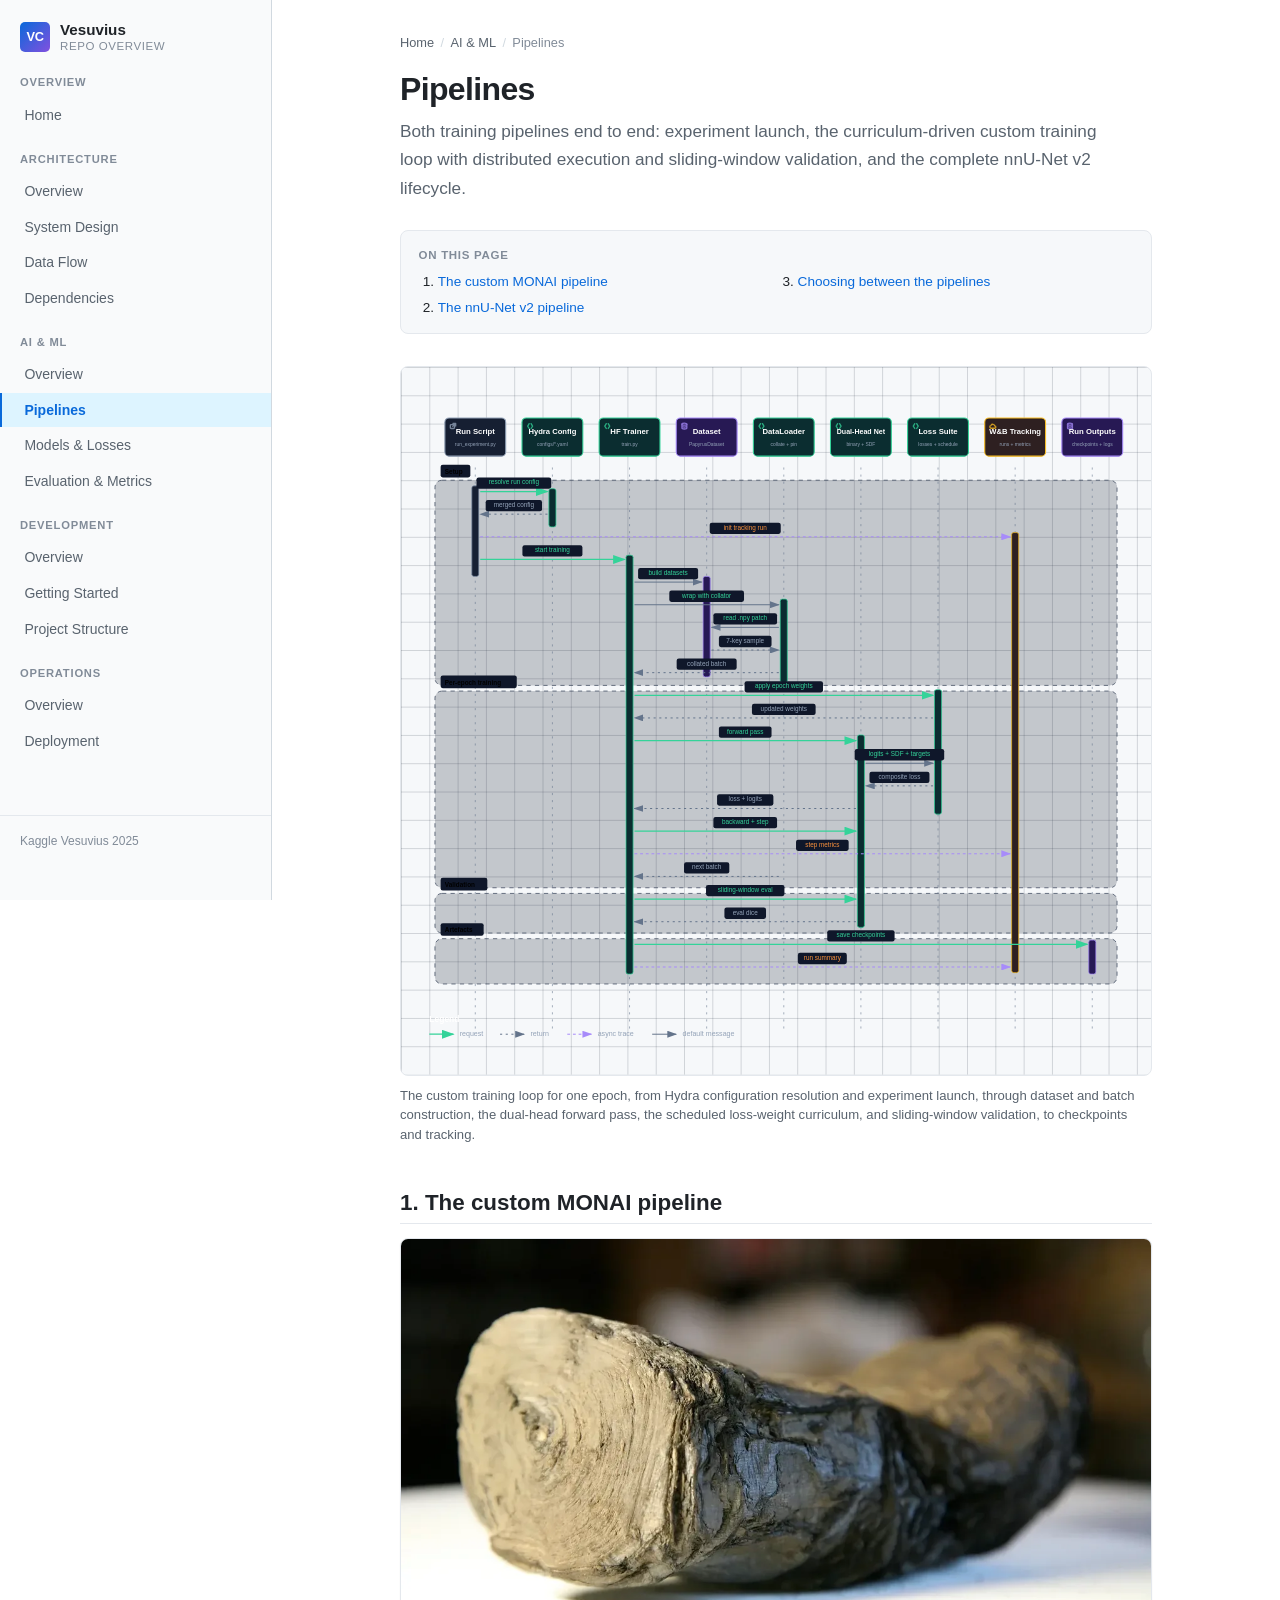
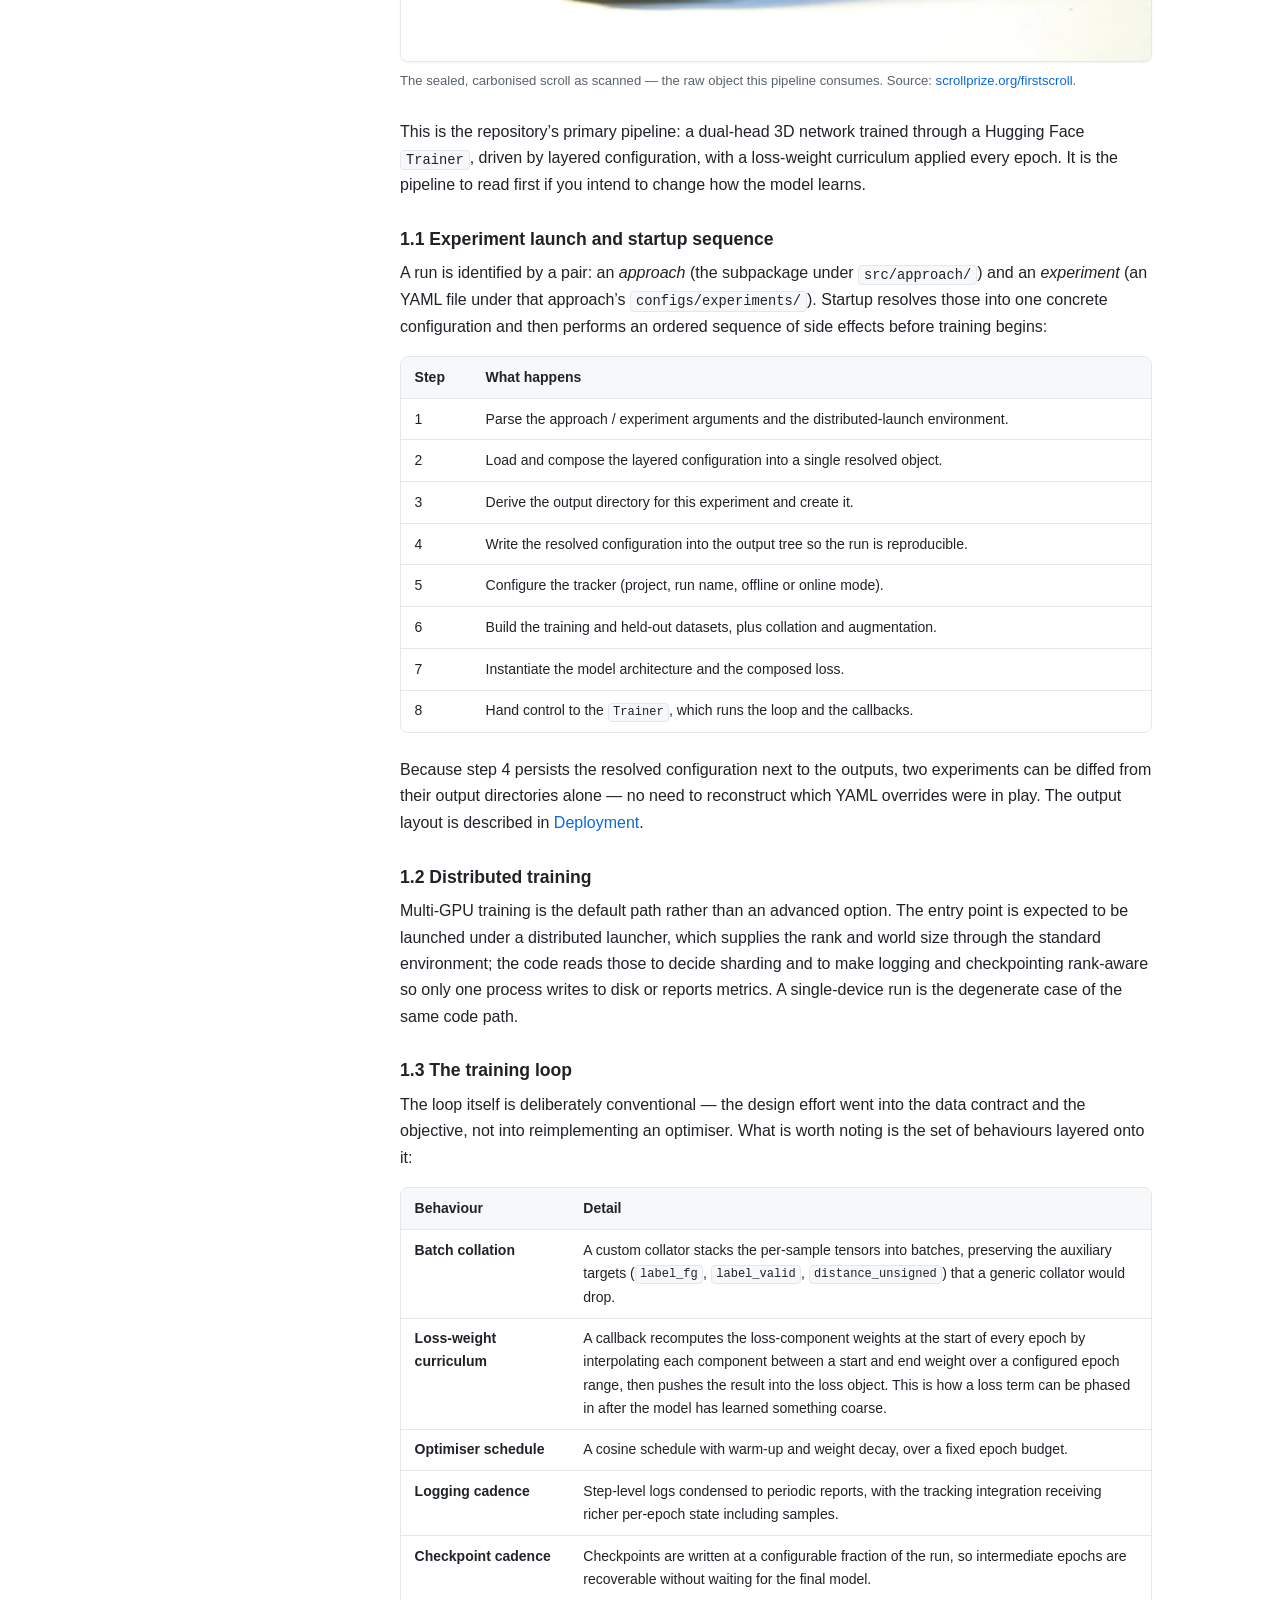
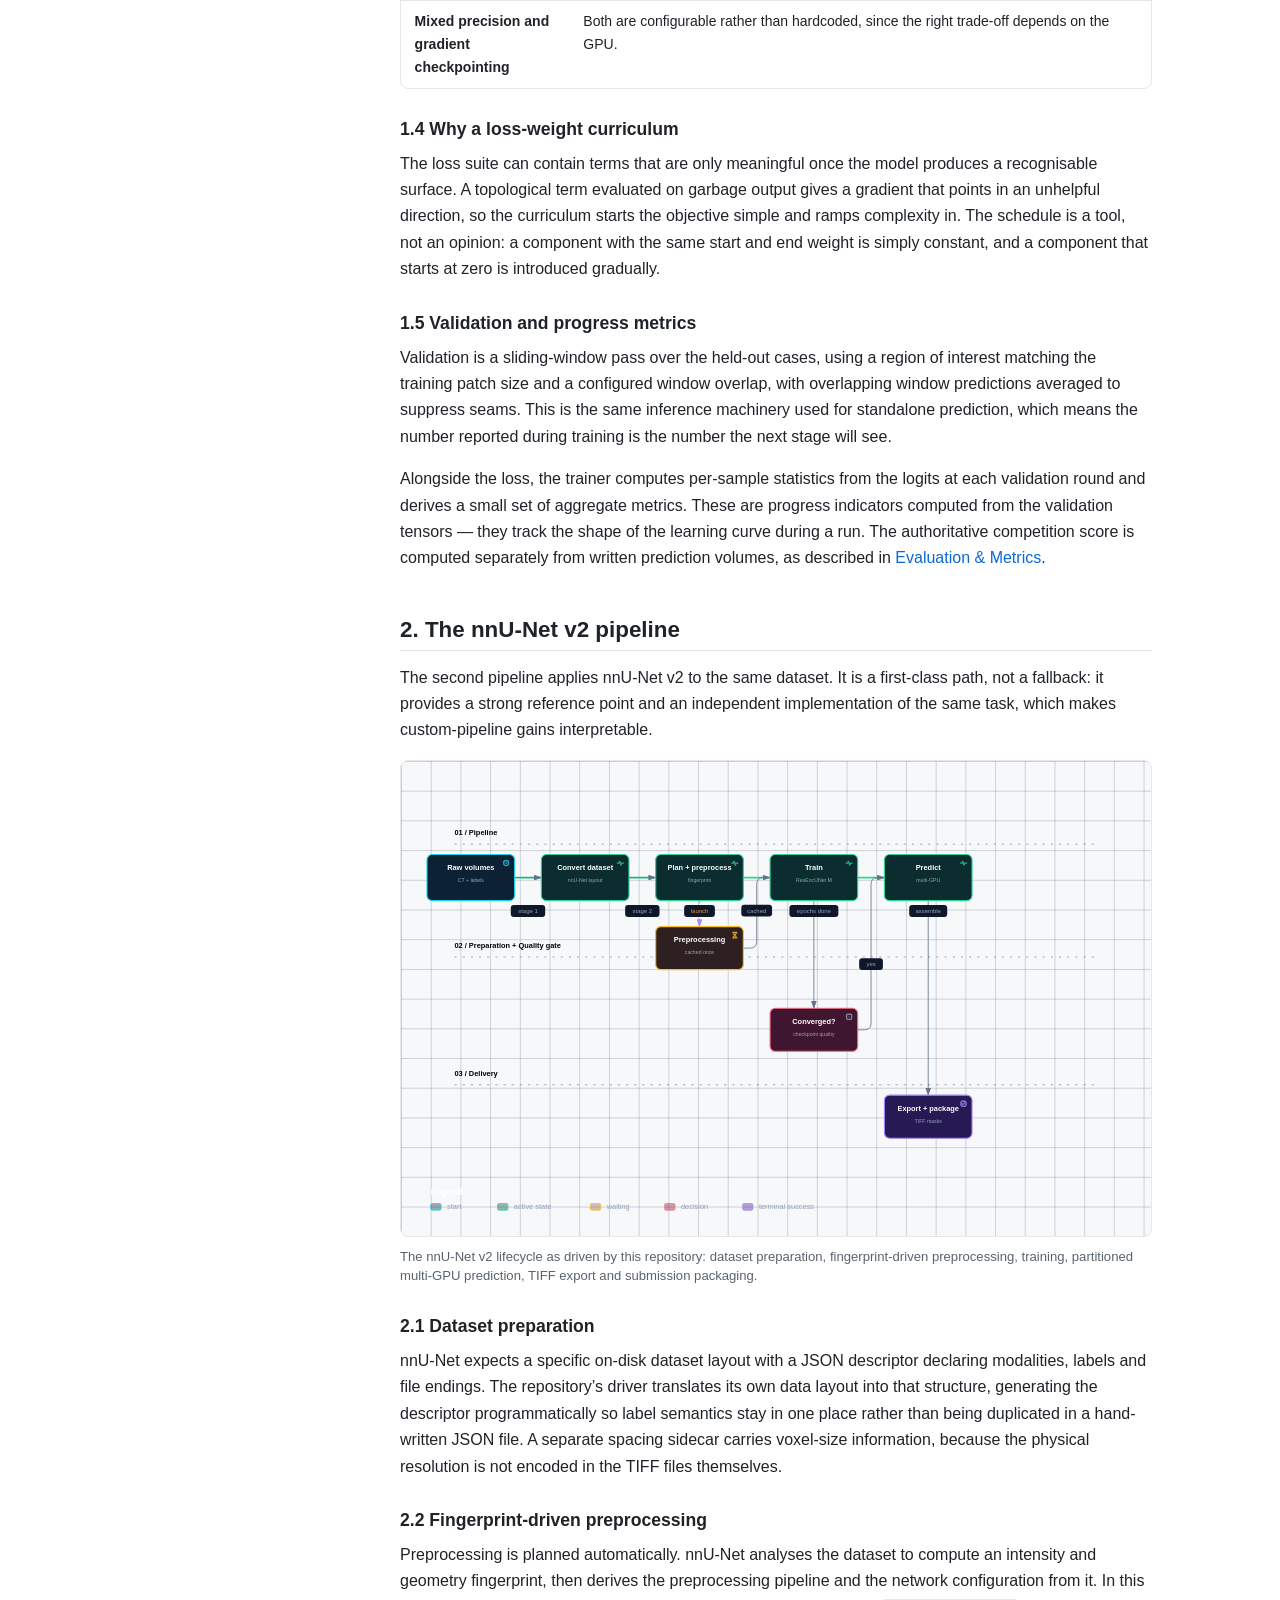
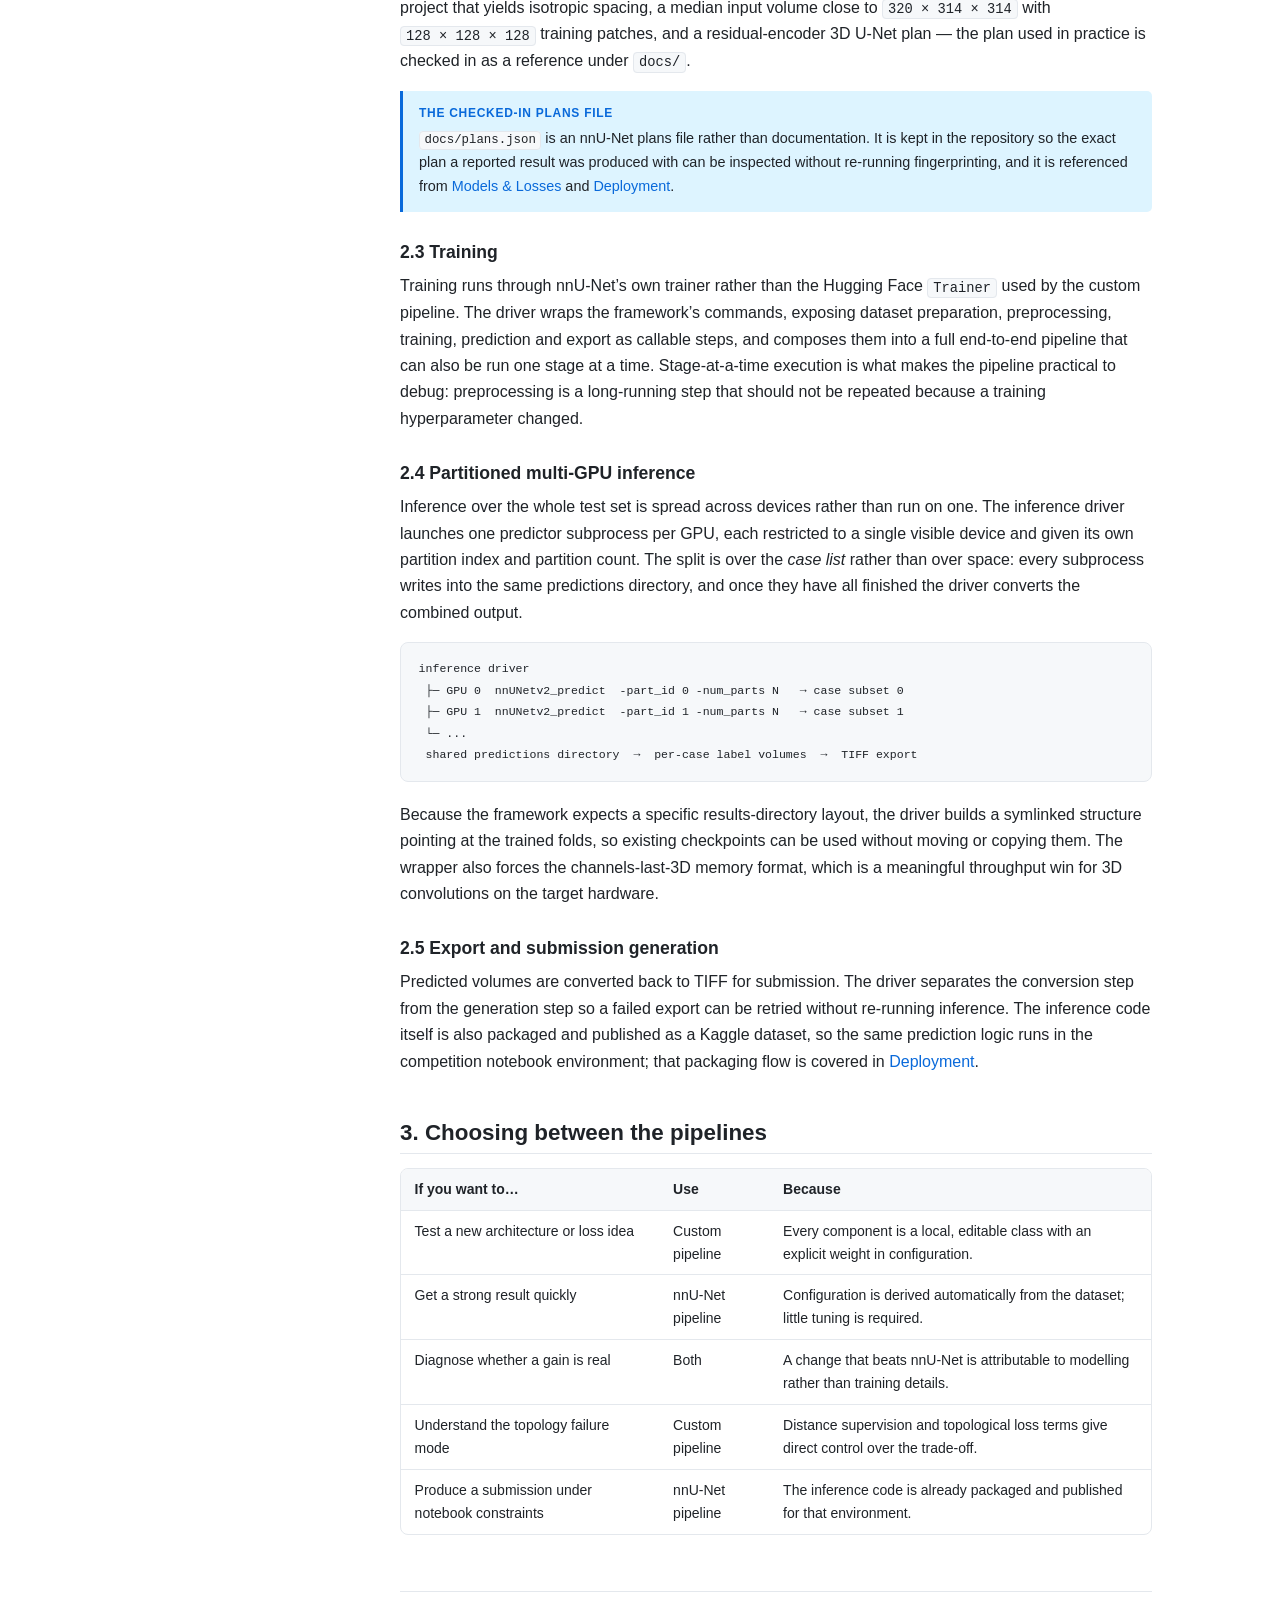
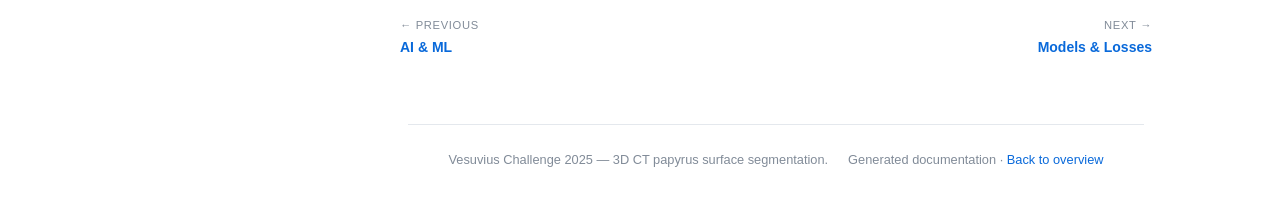
<file: docs/repo-overview/ai/pipeline.html>
<!DOCTYPE html>
<html lang="en" data-theme="light">
<head>
<meta charset="utf-8">
<meta name="viewport" content="width=device-width, initial-scale=1">
<title>Pipelines &middot; Vesuvius Repo Overview</title>
<meta name="description" content="Both training pipelines end to end: experiment launch, the curriculum-driven custom training loop with distributed execution and sliding-window validation, and the complete nnU-Net v2 lifecycle.">
<link rel="stylesheet" href="../assets/css/style.css">
<link rel="stylesheet" href="../assets/css/diagrams.css">
<script>(function(){var d=document.documentElement;try{var t=localStorage.getItem("vesuvius-docs-theme");}catch(e){var t=null;}if(!t){t=window.matchMedia&&window.matchMedia("(prefers-color-scheme: dark)").matches?"dark":"light";}d.setAttribute("data-theme",t);})();</script>
<script defer src="../assets/js/site.js"></script>
</head>
<body>
<a class="skip-link" href="#main">Skip to content</a>
<div class="sidebar__scrim"></div>

<div class="layout">
  <aside class="sidebar" id="sidebar">
    <a class="brand" href="../index.html">
      <span class="brand__mark" aria-hidden="true">VC</span>
      <span class="brand__text">
        <span class="brand__title">Vesuvius</span>
        <span class="brand__subtitle">Repo Overview</span>
      </span>
    </a>
    <nav class="nav" aria-label="Documentation">
<div class="nav__group">
<div class="nav__label">Overview</div>
<a class="nav__link" href="../index.html">Home</a>
</div>
<div class="nav__group">
<div class="nav__label">Architecture</div>
<a class="nav__link" href="../architecture/index.html">Overview</a>
<a class="nav__link" href="../architecture/system.html">System Design</a>
<a class="nav__link" href="../architecture/data-flow.html">Data Flow</a>
<a class="nav__link" href="../architecture/dependencies.html">Dependencies</a>
</div>
<div class="nav__group">
<div class="nav__label">AI &amp; ML</div>
<a class="nav__link" href="../ai/index.html">Overview</a>
<a class="nav__link is-active" href="../ai/pipeline.html" aria-current="page">Pipelines</a>
<a class="nav__link" href="../ai/models.html">Models &amp; Losses</a>
<a class="nav__link" href="../ai/evaluation.html">Evaluation &amp; Metrics</a>
</div>
<div class="nav__group">
<div class="nav__label">Development</div>
<a class="nav__link" href="../development/index.html">Overview</a>
<a class="nav__link" href="../development/getting-started.html">Getting Started</a>
<a class="nav__link" href="../development/project-structure.html">Project Structure</a>
</div>
<div class="nav__group">
<div class="nav__label">Operations</div>
<a class="nav__link" href="../operations/index.html">Overview</a>
<a class="nav__link" href="../operations/deployment.html">Deployment</a>
</div>
    </nav>
    <div class="sidebar__footer">
      <span>Kaggle Vesuvius 2025</span>
    </div>
  </aside>

  <div class="main">
    <header class="topbar">
      <button class="topbar__toggle" type="button" aria-controls="sidebar"
              aria-expanded="false" aria-label="Toggle navigation">&#9776;</button>
      <span class="topbar__title">Pipelines</span>
      <button class="theme-toggle" type="button">Dark</button>
    </header>

    <main class="content" id="main">
<nav class="breadcrumb" aria-label="Breadcrumb"><a href="../index.html">Home</a><span class="breadcrumb__sep">/</span><a href="../ai/index.html">AI &amp; ML</a><span class="breadcrumb__sep">/</span><span>Pipelines</span></nav>
<h1>Pipelines</h1>
<p class="page-lede">Both training pipelines end to end: experiment launch, the curriculum-driven custom training loop with distributed execution and sliding-window validation, and the complete nnU-Net v2 lifecycle.</p>
<div class="toc" data-toc hidden></div>

<figure class="figure--diagram">
  <div class="diagram archify-figure">
<svg class="diagram__svg" xmlns="http://www.w3.org/2000/svg" viewBox="0 0 1060 1000" role="img" lang="en" aria-labelledby="archify-diagram-title--training-loop archify-diagram-description--training-loop" data-animation="trace" data-preset="classic" data-quality-profile="showcase">
        <title id="archify-diagram-title--training-loop">Custom Training Run: One Epoch</title>
        <desc id="archify-diagram-description--training-loop">A sequence diagram generated by Archify.</desc>
        <!-- Definitions -->
        <defs>
          <marker id="arrowhead--training-loop" markerWidth="10" markerHeight="7" refX="9" refY="3.5" orient="auto">
            <polygon points="0 0, 10 3.5, 0 7" class="m-default" />
          </marker>
          <marker id="arrowhead-emphasis--training-loop" markerWidth="10" markerHeight="7" refX="9" refY="3.5" orient="auto">
            <polygon points="0 0, 10 3.5, 0 7" class="m-emphasis" />
          </marker>
          <marker id="arrowhead-security--training-loop" markerWidth="10" markerHeight="7" refX="9" refY="3.5" orient="auto">
            <polygon points="0 0, 10 3.5, 0 7" class="m-security" />
          </marker>
          <marker id="arrowhead-dashed--training-loop" markerWidth="10" markerHeight="7" refX="9" refY="3.5" orient="auto">
            <polygon points="0 0, 10 3.5, 0 7" class="m-dashed" />
          </marker>
          <pattern id="grid--training-loop" width="40" height="40" patternUnits="userSpaceOnUse">
            <path d="M 40 0 L 0 0 0 40" class="c-grid" stroke-width="0.5"/>
          </pattern>
        </defs>

        <!-- Background Grid -->
        <rect width="100%" height="100%" fill="url(#grid--training-loop)" />

        <!-- Time Segments -->
        <rect data-graph-role="structural-frame" data-composition-frame-kind="segment" data-composition-frame-id="0--training-loop" x="48" y="160" width="964" height="290" rx="10" class="c-lane" stroke-width="1"/>

        <rect data-graph-role="structural-frame" data-composition-frame-kind="segment" data-composition-frame-id="1--training-loop" x="48" y="458" width="964" height="278" rx="10" class="c-lane" stroke-width="1"/>

        <rect data-graph-role="structural-frame" data-composition-frame-kind="segment" data-composition-frame-id="2--training-loop" x="48" y="744" width="964" height="56" rx="10" class="c-lane" stroke-width="1"/>

        <rect data-graph-role="structural-frame" data-composition-frame-kind="segment" data-composition-frame-id="3--training-loop" x="48" y="808" width="964" height="64" rx="10" class="c-lane" stroke-width="1"/>

        <!-- Lifelines -->
        <path d="M 105 142 L 105 935" class="a-default" stroke-width="0.8" stroke-dasharray="3,7"/>
        <path d="M 214 142 L 214 935" class="a-default" stroke-width="0.8" stroke-dasharray="3,7"/>
        <path d="M 323 142 L 323 935" class="a-default" stroke-width="0.8" stroke-dasharray="3,7"/>
        <path d="M 432 142 L 432 935" class="a-default" stroke-width="0.8" stroke-dasharray="3,7"/>
        <path d="M 541 142 L 541 935" class="a-default" stroke-width="0.8" stroke-dasharray="3,7"/>
        <path d="M 650 142 L 650 935" class="a-default" stroke-width="0.8" stroke-dasharray="3,7"/>
        <path d="M 759 142 L 759 935" class="a-default" stroke-width="0.8" stroke-dasharray="3,7"/>
        <path d="M 868 142 L 868 935" class="a-default" stroke-width="0.8" stroke-dasharray="3,7"/>
        <path d="M 977 142 L 977 935" class="a-default" stroke-width="0.8" stroke-dasharray="3,7"/>

        <!-- Activations -->
        <rect x="100" y="168" width="10" height="128" rx="3" class="c-mask"/>
        <rect x="100" y="168" width="10" height="128" rx="3" class="c-external" stroke-width="1"/>
        <rect x="209" y="172" width="10" height="54" rx="3" class="c-mask"/>
        <rect x="209" y="172" width="10" height="54" rx="3" class="c-backend" stroke-width="1"/>
        <rect x="863" y="234" width="10" height="622" rx="3" class="c-mask"/>
        <rect x="863" y="234" width="10" height="622" rx="3" class="c-cloud" stroke-width="1"/>
        <rect x="427" y="296" width="10" height="142" rx="3" class="c-mask"/>
        <rect x="427" y="296" width="10" height="142" rx="3" class="c-database" stroke-width="1"/>
        <rect x="536" y="328" width="10" height="118" rx="3" class="c-mask"/>
        <rect x="536" y="328" width="10" height="118" rx="3" class="c-backend" stroke-width="1"/>
        <rect x="754" y="456" width="10" height="176" rx="3" class="c-mask"/>
        <rect x="754" y="456" width="10" height="176" rx="3" class="c-backend" stroke-width="1"/>
        <rect x="645" y="520" width="10" height="272" rx="3" class="c-mask"/>
        <rect x="645" y="520" width="10" height="272" rx="3" class="c-backend" stroke-width="1"/>
        <rect x="318" y="266" width="10" height="592" rx="3" class="c-mask"/>
        <rect x="318" y="266" width="10" height="592" rx="3" class="c-backend" stroke-width="1"/>
        <rect x="972" y="810" width="10" height="48" rx="3" class="c-mask"/>
        <rect x="972" y="810" width="10" height="48" rx="3" class="c-database" stroke-width="1"/>

        <!-- Messages -->
        <g data-edge-from="runner" data-edge-to="config" data-edge-label="resolve run config" data-edge-key="0" data-edge-id="resolve-config--training-loop">
          <path data-composition-edge-from="runner" data-composition-edge-to="config" data-composition-edge-id="resolve-config--training-loop" data-composition-points="112,176;207,176" d="M 112 176 L 207 176" class="a-emphasis" data-animate="edge" style="--step:0" stroke-width="1.8" marker-end="url(#arrowhead-emphasis--training-loop)"/>
        <g data-detail="context">
          <rect x="106.69999999999999" y="156" width="105.60000000000001" height="16" rx="3" class="c-mask"/>
          <text x="159.5" y="166" class="t-backend" font-size="9" text-anchor="middle">resolve run config</text>
        </g>
        </g>

        <g data-edge-from="config" data-edge-to="runner" data-edge-label="merged config" data-edge-key="1" data-edge-id="merged-config--training-loop">
          <path data-composition-edge-from="config" data-composition-edge-to="runner" data-composition-edge-id="merged-config--training-loop" data-composition-points="207,208;112,208" d="M 207 208 L 112 208" class="a-default" data-animate="edge" style="--step:1" stroke-width="1.4" stroke-dasharray="3,5" marker-end="url(#arrowhead--training-loop)"/>
        <g data-detail="context">
          <rect x="119.69999999999999" y="188" width="79.60000000000001" height="16" rx="3" class="c-mask"/>
          <text x="159.5" y="198" class="t-muted" font-size="9" text-anchor="middle">merged config</text>
        </g>
        </g>

        <g data-edge-from="runner" data-edge-to="wandb" data-edge-label="init tracking run" data-edge-key="2" data-edge-id="init-tracking--training-loop">
          <path data-composition-edge-from="runner" data-composition-edge-to="wandb" data-composition-edge-id="init-tracking--training-loop" data-composition-points="112,240;861,240" d="M 112 240 L 861 240" class="a-dashed" data-animate="edge" style="--step:2" stroke-width="1.4" marker-end="url(#arrowhead-dashed--training-loop)"/>
        <g data-detail="context">
          <rect x="436.3" y="220" width="100.4" height="16" rx="3" class="c-mask"/>
          <text x="486.5" y="230" class="t-messagebus" font-size="9" text-anchor="middle">init tracking run</text>
        </g>
        </g>

        <g data-edge-from="runner" data-edge-to="trainer" data-edge-label="start training" data-edge-key="3" data-edge-id="start-training--training-loop">
          <path data-composition-edge-from="runner" data-composition-edge-to="trainer" data-composition-edge-id="start-training--training-loop" data-composition-points="112,272;316,272" d="M 112 272 L 316 272" class="a-emphasis" data-animate="edge" style="--step:3" stroke-width="1.8" marker-end="url(#arrowhead-emphasis--training-loop)"/>
        <g data-detail="context">
          <rect x="171.6" y="252" width="84.8" height="16" rx="3" class="c-mask"/>
          <text x="214" y="262" class="t-backend" font-size="9" text-anchor="middle">start training</text>
        </g>
        </g>

        <g data-edge-from="trainer" data-edge-to="dataset" data-edge-label="build datasets" data-edge-key="4" data-edge-id="build-datasets--training-loop">
          <path data-composition-edge-from="trainer" data-composition-edge-to="dataset" data-composition-edge-id="build-datasets--training-loop" data-composition-points="330,304;425,304" d="M 330 304 L 425 304" class="a-default" data-animate="edge" style="--step:4" stroke-width="1.4" marker-end="url(#arrowhead--training-loop)"/>
        <g data-detail="context">
          <rect x="335.1" y="284" width="84.8" height="16" rx="3" class="c-mask"/>
          <text x="377.5" y="294" class="t-backend" font-size="9" text-anchor="middle">build datasets</text>
        </g>
        </g>

        <g data-edge-from="trainer" data-edge-to="loader" data-edge-label="wrap with collator" data-edge-key="5" data-edge-id="wrap-loader--training-loop">
          <path data-composition-edge-from="trainer" data-composition-edge-to="loader" data-composition-edge-id="wrap-loader--training-loop" data-composition-points="330,336;534,336" d="M 330 336 L 534 336" class="a-default" data-animate="edge" style="--step:5" stroke-width="1.4" marker-end="url(#arrowhead--training-loop)"/>
        <g data-detail="context">
          <rect x="379.2" y="316" width="105.60000000000001" height="16" rx="3" class="c-mask"/>
          <text x="432" y="326" class="t-backend" font-size="9" text-anchor="middle">wrap with collator</text>
        </g>
        </g>

        <g data-edge-from="loader" data-edge-to="dataset" data-edge-label="read .npy patch" data-edge-key="6" data-edge-id="read-patch--training-loop">
          <path data-composition-edge-from="loader" data-composition-edge-to="dataset" data-composition-edge-id="read-patch--training-loop" data-composition-points="534,368;439,368" d="M 534 368 L 439 368" class="a-default" data-animate="edge" style="--step:6" stroke-width="1.4" marker-end="url(#arrowhead--training-loop)"/>
        <g data-detail="context">
          <rect x="441.5" y="348" width="90" height="16" rx="3" class="c-mask"/>
          <text x="486.5" y="358" class="t-backend" font-size="9" text-anchor="middle">read .npy patch</text>
        </g>
        </g>

        <g data-edge-from="dataset" data-edge-to="loader" data-edge-label="7-key sample" data-edge-key="7" data-edge-id="sample-out--training-loop">
          <path data-composition-edge-from="dataset" data-composition-edge-to="loader" data-composition-edge-id="sample-out--training-loop" data-composition-points="439,400;534,400" d="M 439 400 L 534 400" class="a-default" data-animate="edge" style="--step:7" stroke-width="1.4" stroke-dasharray="3,5" marker-end="url(#arrowhead--training-loop)"/>
        <g data-detail="context">
          <rect x="449.3" y="380" width="74.4" height="16" rx="3" class="c-mask"/>
          <text x="486.5" y="390" class="t-muted" font-size="9" text-anchor="middle">7-key sample</text>
        </g>
        </g>

        <g data-edge-from="loader" data-edge-to="trainer" data-edge-label="collated batch" data-edge-key="8" data-edge-id="batch-out--training-loop">
          <path data-composition-edge-from="loader" data-composition-edge-to="trainer" data-composition-edge-id="batch-out--training-loop" data-composition-points="534,432;330,432" d="M 534 432 L 330 432" class="a-default" data-animate="edge" style="--step:8" stroke-width="1.4" stroke-dasharray="3,5" marker-end="url(#arrowhead--training-loop)"/>
        <g data-detail="context">
          <rect x="389.6" y="412" width="84.8" height="16" rx="3" class="c-mask"/>
          <text x="432" y="422" class="t-muted" font-size="9" text-anchor="middle">collated batch</text>
        </g>
        </g>

        <g data-edge-from="trainer" data-edge-to="loss" data-edge-label="apply epoch weights" data-edge-key="9" data-edge-id="apply-weights--training-loop">
          <path data-composition-edge-from="trainer" data-composition-edge-to="loss" data-composition-edge-id="apply-weights--training-loop" data-composition-points="330,464;752,464" d="M 330 464 L 752 464" class="a-emphasis" data-animate="edge" style="--step:9" stroke-width="1.8" marker-end="url(#arrowhead-emphasis--training-loop)"/>
        <g data-detail="context">
          <rect x="485.6" y="444" width="110.8" height="16" rx="3" class="c-mask"/>
          <text x="541" y="454" class="t-backend" font-size="9" text-anchor="middle">apply epoch weights</text>
        </g>
        </g>

        <g data-edge-from="loss" data-edge-to="trainer" data-edge-label="updated weights" data-edge-key="10" data-edge-id="weights-out--training-loop">
          <path data-composition-edge-from="loss" data-composition-edge-to="trainer" data-composition-edge-id="weights-out--training-loop" data-composition-points="752,496;330,496" d="M 752 496 L 330 496" class="a-default" data-animate="edge" style="--step:10" stroke-width="1.4" stroke-dasharray="3,5" marker-end="url(#arrowhead--training-loop)"/>
        <g data-detail="context">
          <rect x="496" y="476" width="90" height="16" rx="3" class="c-mask"/>
          <text x="541" y="486" class="t-muted" font-size="9" text-anchor="middle">updated weights</text>
        </g>
        </g>

        <g data-edge-from="trainer" data-edge-to="model" data-edge-label="forward pass" data-edge-key="11" data-edge-id="forward--training-loop">
          <path data-composition-edge-from="trainer" data-composition-edge-to="model" data-composition-edge-id="forward--training-loop" data-composition-points="330,528;643,528" d="M 330 528 L 643 528" class="a-emphasis" data-animate="edge" style="--step:11" stroke-width="1.8" marker-end="url(#arrowhead-emphasis--training-loop)"/>
        <g data-detail="context">
          <rect x="449.3" y="508" width="74.4" height="16" rx="3" class="c-mask"/>
          <text x="486.5" y="518" class="t-backend" font-size="9" text-anchor="middle">forward pass</text>
        </g>
        </g>

        <g data-edge-from="model" data-edge-to="loss" data-edge-label="logits + SDF + targets" data-edge-key="12" data-edge-id="heads-out--training-loop">
          <path data-composition-edge-from="model" data-composition-edge-to="loss" data-composition-edge-id="heads-out--training-loop" data-composition-points="657,560;752,560" d="M 657 560 L 752 560" class="a-default" data-animate="edge" style="--step:12" stroke-width="1.4" marker-end="url(#arrowhead--training-loop)"/>
        <g data-detail="context">
          <rect x="641.3" y="540" width="126.4" height="16" rx="3" class="c-mask"/>
          <text x="704.5" y="550" class="t-backend" font-size="9" text-anchor="middle">logits + SDF + targets</text>
        </g>
        </g>

        <g data-edge-from="loss" data-edge-to="model" data-edge-label="composite loss" data-edge-key="13" data-edge-id="loss-out--training-loop">
          <path data-composition-edge-from="loss" data-composition-edge-to="model" data-composition-edge-id="loss-out--training-loop" data-composition-points="752,592;657,592" d="M 752 592 L 657 592" class="a-default" data-animate="edge" style="--step:12" stroke-width="1.4" stroke-dasharray="3,5" marker-end="url(#arrowhead--training-loop)"/>
        <g data-detail="context">
          <rect x="662.1" y="572" width="84.8" height="16" rx="3" class="c-mask"/>
          <text x="704.5" y="582" class="t-muted" font-size="9" text-anchor="middle">composite loss</text>
        </g>
        </g>

        <g data-edge-from="model" data-edge-to="trainer" data-edge-label="loss + logits" data-edge-key="14" data-edge-id="step-out--training-loop">
          <path data-composition-edge-from="model" data-composition-edge-to="trainer" data-composition-edge-id="step-out--training-loop" data-composition-points="643,624;330,624" d="M 643 624 L 330 624" class="a-default" data-animate="edge" style="--step:12" stroke-width="1.4" stroke-dasharray="3,5" marker-end="url(#arrowhead--training-loop)"/>
        <g data-detail="context">
          <rect x="446.7" y="604" width="79.60000000000001" height="16" rx="3" class="c-mask"/>
          <text x="486.5" y="614" class="t-muted" font-size="9" text-anchor="middle">loss + logits</text>
        </g>
        </g>

        <g data-edge-from="trainer" data-edge-to="model" data-edge-label="backward + step" data-edge-key="15" data-edge-id="backward--training-loop">
          <path data-composition-edge-from="trainer" data-composition-edge-to="model" data-composition-edge-id="backward--training-loop" data-composition-points="330,656;643,656" d="M 330 656 L 643 656" class="a-emphasis" data-animate="edge" style="--step:12" stroke-width="1.8" marker-end="url(#arrowhead-emphasis--training-loop)"/>
        <g data-detail="context">
          <rect x="441.5" y="636" width="90" height="16" rx="3" class="c-mask"/>
          <text x="486.5" y="646" class="t-backend" font-size="9" text-anchor="middle">backward + step</text>
        </g>
        </g>

        <g data-edge-from="trainer" data-edge-to="wandb" data-edge-label="step metrics" data-edge-key="16" data-edge-id="step-metrics--training-loop">
          <path data-composition-edge-from="trainer" data-composition-edge-to="wandb" data-composition-edge-id="step-metrics--training-loop" data-composition-points="330,688;861,688" d="M 330 688 L 861 688" class="a-dashed" data-animate="edge" style="--step:12" stroke-width="1.4" marker-end="url(#arrowhead-dashed--training-loop)"/>
        <g data-detail="context">
          <rect x="558.3" y="668" width="74.4" height="16" rx="3" class="c-mask"/>
          <text x="595.5" y="678" class="t-messagebus" font-size="9" text-anchor="middle">step metrics</text>
        </g>
        </g>

        <g data-edge-from="loader" data-edge-to="trainer" data-edge-label="next batch" data-edge-key="17" data-edge-id="next-batch--training-loop">
          <path data-composition-edge-from="loader" data-composition-edge-to="trainer" data-composition-edge-id="next-batch--training-loop" data-composition-points="534,720;330,720" d="M 534 720 L 330 720" class="a-default" data-animate="edge" style="--step:12" stroke-width="1.4" stroke-dasharray="3,5" marker-end="url(#arrowhead--training-loop)"/>
        <g data-detail="context">
          <rect x="400" y="700" width="64" height="16" rx="3" class="c-mask"/>
          <text x="432" y="710" class="t-muted" font-size="9" text-anchor="middle">next batch</text>
        </g>
        </g>

        <g data-edge-from="trainer" data-edge-to="model" data-edge-label="sliding-window eval" data-edge-key="18" data-edge-id="windowed-eval--training-loop">
          <path data-composition-edge-from="trainer" data-composition-edge-to="model" data-composition-edge-id="windowed-eval--training-loop" data-composition-points="330,752;643,752" d="M 330 752 L 643 752" class="a-emphasis" data-animate="edge" style="--step:12" stroke-width="1.8" marker-end="url(#arrowhead-emphasis--training-loop)"/>
        <g data-detail="context">
          <rect x="431.1" y="732" width="110.8" height="16" rx="3" class="c-mask"/>
          <text x="486.5" y="742" class="t-backend" font-size="9" text-anchor="middle">sliding-window eval</text>
        </g>
        </g>

        <g data-edge-from="model" data-edge-to="trainer" data-edge-label="eval dice" data-edge-key="19" data-edge-id="eval-out--training-loop">
          <path data-composition-edge-from="model" data-composition-edge-to="trainer" data-composition-edge-id="eval-out--training-loop" data-composition-points="643,784;330,784" d="M 643 784 L 330 784" class="a-default" data-animate="edge" style="--step:12" stroke-width="1.4" stroke-dasharray="3,5" marker-end="url(#arrowhead--training-loop)"/>
        <g data-detail="context">
          <rect x="457.1" y="764" width="58.800000000000004" height="16" rx="3" class="c-mask"/>
          <text x="486.5" y="774" class="t-muted" font-size="9" text-anchor="middle">eval dice</text>
        </g>
        </g>

        <g data-edge-from="trainer" data-edge-to="store" data-edge-label="save checkpoints" data-edge-key="20" data-edge-id="checkpoints--training-loop">
          <path data-composition-edge-from="trainer" data-composition-edge-to="store" data-composition-edge-id="checkpoints--training-loop" data-composition-points="330,816;970,816" d="M 330 816 L 970 816" class="a-emphasis" data-animate="edge" style="--step:12" stroke-width="1.8" marker-end="url(#arrowhead-emphasis--training-loop)"/>
        <g data-detail="context">
          <rect x="602.4" y="796" width="95.2" height="16" rx="3" class="c-mask"/>
          <text x="650" y="806" class="t-backend" font-size="9" text-anchor="middle">save checkpoints</text>
        </g>
        </g>

        <g data-edge-from="trainer" data-edge-to="wandb" data-edge-label="run summary" data-edge-key="21" data-edge-id="run-summary--training-loop">
          <path data-composition-edge-from="trainer" data-composition-edge-to="wandb" data-composition-edge-id="run-summary--training-loop" data-composition-points="330,848;861,848" d="M 330 848 L 861 848" class="a-dashed" data-animate="edge" style="--step:12" stroke-width="1.4" marker-end="url(#arrowhead-dashed--training-loop)"/>
        <g data-detail="context">
          <rect x="560.9" y="828" width="69.2" height="16" rx="3" class="c-mask"/>
          <text x="595.5" y="838" class="t-messagebus" font-size="9" text-anchor="middle">run summary</text>
        </g>
        </g>

        <!-- Segment Labels -->
        <g data-graph-role="segment-label" data-segment-id="0--training-loop">
          <rect x="56" y="138" width="42" height="18" rx="3" class="c-mask"/>
          <text x="62" y="151" class="t-dim" font-size="9" font-weight="600">Setup</text>
        </g>
        <g data-graph-role="segment-label" data-segment-id="1--training-loop">
          <rect x="56" y="436" width="107.60000000000001" height="18" rx="3" class="c-mask"/>
          <text x="62" y="449" class="t-dim" font-size="9" font-weight="600">Per-epoch training</text>
        </g>
        <g data-graph-role="segment-label" data-segment-id="2--training-loop">
          <rect x="56" y="722" width="66" height="18" rx="3" class="c-mask"/>
          <text x="62" y="735" class="t-dim" font-size="9" font-weight="600">Validation</text>
        </g>
        <g data-graph-role="segment-label" data-segment-id="3--training-loop">
          <rect x="56" y="786" width="60.800000000000004" height="18" rx="3" class="c-mask"/>
          <text x="62" y="799" class="t-dim" font-size="9" font-weight="600">Artefacts</text>
        </g>

        <!-- Participants -->
        <g id="node-runner--training-loop" data-node-id="runner--training-loop" data-node-label="Run Script" tabindex="0" role="button" aria-label="Focus Run Script, run_experiment.py, Sequence participant" aria-pressed="false" data-node-kind="external" data-node-sublabel="run_experiment.py" data-node-context="Sequence participant">
          <title>Run Script · run_experiment.py · Sequence participant</title>
          <rect x="62" y="72" width="86" height="54" rx="6" class="c-mask"/>
          <rect x="62" y="72" width="86" height="54" rx="6" class="c-external" data-animate="node" style="--step:0" stroke-width="1.5"/>
          <g aria-hidden="true" data-semantic-sigil="external" class="semantic-sigil s-external" transform="translate(68 78) scale(0.6875)">
            <rect x="2.5" y="5" width="8.5" height="8" rx="1.5"/>
            <path d="M8 2.5h5.5V8M13.5 2.5 7.5 8.5"/>
          </g>
          <text data-node-label="" data-detail-anchor="" x="105" y="94" class="t-primary" font-size="11" font-weight="600" text-anchor="middle">Run Script</text>
          <text data-detail="context" x="105" y="111" class="t-muted" font-size="7" text-anchor="middle">run_experiment.py</text>
        </g>

        <g id="node-config--training-loop" data-node-id="config--training-loop" data-node-label="Hydra Config" tabindex="0" role="button" aria-label="Focus Hydra Config, configs/*.yaml, Sequence participant" aria-pressed="false" data-node-kind="backend" data-node-sublabel="configs/*.yaml" data-node-context="Sequence participant">
          <title>Hydra Config · configs/*.yaml · Sequence participant</title>
          <rect x="171" y="72" width="86" height="54" rx="6" class="c-mask"/>
          <rect x="171" y="72" width="86" height="54" rx="6" class="c-backend" data-animate="node" style="--step:1" stroke-width="1.5"/>
          <g aria-hidden="true" data-semantic-sigil="backend" class="semantic-sigil s-backend" transform="translate(177 78) scale(0.6875)">
            <path d="M6 3 3 8l3 5M10 3l3 5-3 5"/>
          </g>
          <text data-node-label="" data-detail-anchor="" x="214" y="94" class="t-primary" font-size="10.8" font-weight="600" text-anchor="middle">Hydra Config</text>
          <text data-detail="context" x="214" y="111" class="t-muted" font-size="7" text-anchor="middle">configs/*.yaml</text>
        </g>

        <g id="node-trainer--training-loop" data-node-id="trainer--training-loop" data-node-label="HF Trainer" tabindex="0" role="button" aria-label="Focus HF Trainer, train.py, Sequence participant" aria-pressed="false" data-node-kind="backend" data-node-sublabel="train.py" data-node-context="Sequence participant">
          <title>HF Trainer · train.py · Sequence participant</title>
          <rect x="280" y="72" width="86" height="54" rx="6" class="c-mask"/>
          <rect x="280" y="72" width="86" height="54" rx="6" class="c-backend" data-animate="node" style="--step:2" stroke-width="1.5"/>
          <g aria-hidden="true" data-semantic-sigil="backend" class="semantic-sigil s-backend" transform="translate(286 78) scale(0.6875)">
            <path d="M6 3 3 8l3 5M10 3l3 5-3 5"/>
          </g>
          <text data-node-label="" data-detail-anchor="" x="323" y="94" class="t-primary" font-size="11" font-weight="600" text-anchor="middle">HF Trainer</text>
          <text data-detail="context" x="323" y="111" class="t-muted" font-size="7" text-anchor="middle">train.py</text>
        </g>

        <g id="node-dataset--training-loop" data-node-id="dataset--training-loop" data-node-label="Dataset" tabindex="0" role="button" aria-label="Focus Dataset, PapyrusDataset, Sequence participant" aria-pressed="false" data-node-kind="database" data-node-sublabel="PapyrusDataset" data-node-context="Sequence participant">
          <title>Dataset · PapyrusDataset · Sequence participant</title>
          <rect x="389" y="72" width="86" height="54" rx="6" class="c-mask"/>
          <rect x="389" y="72" width="86" height="54" rx="6" class="c-database" data-animate="node" style="--step:3" stroke-width="1.5"/>
          <g aria-hidden="true" data-semantic-sigil="database" class="semantic-sigil s-database" transform="translate(395 78) scale(0.6875)">
            <ellipse cx="8" cy="4" rx="5" ry="2"/>
            <path d="M3 4v8c0 1.1 2.2 2 5 2s5-.9 5-2V4M3 8c0 1.1 2.2 2 5 2s5-.9 5-2"/>
          </g>
          <text data-node-label="" data-detail-anchor="" x="432" y="94" class="t-primary" font-size="11" font-weight="600" text-anchor="middle">Dataset</text>
          <text data-detail="context" x="432" y="111" class="t-muted" font-size="7" text-anchor="middle">PapyrusDataset</text>
        </g>

        <g id="node-loader--training-loop" data-node-id="loader--training-loop" data-node-label="DataLoader" tabindex="0" role="button" aria-label="Focus DataLoader, collate + pin, Sequence participant" aria-pressed="false" data-node-kind="backend" data-node-sublabel="collate + pin" data-node-context="Sequence participant">
          <title>DataLoader · collate + pin · Sequence participant</title>
          <rect x="498" y="72" width="86" height="54" rx="6" class="c-mask"/>
          <rect x="498" y="72" width="86" height="54" rx="6" class="c-backend" data-animate="node" style="--step:4" stroke-width="1.5"/>
          <g aria-hidden="true" data-semantic-sigil="backend" class="semantic-sigil s-backend" transform="translate(504 78) scale(0.6875)">
            <path d="M6 3 3 8l3 5M10 3l3 5-3 5"/>
          </g>
          <text data-node-label="" data-detail-anchor="" x="541" y="94" class="t-primary" font-size="11" font-weight="600" text-anchor="middle">DataLoader</text>
          <text data-detail="context" x="541" y="111" class="t-muted" font-size="7" text-anchor="middle">collate + pin</text>
        </g>

        <g id="node-model--training-loop" data-node-id="model--training-loop" data-node-label="Dual-Head Net" tabindex="0" role="button" aria-label="Focus Dual-Head Net, binary + SDF, Sequence participant" aria-pressed="false" data-node-kind="backend" data-node-sublabel="binary + SDF" data-node-context="Sequence participant">
          <title>Dual-Head Net · binary + SDF · Sequence participant</title>
          <rect x="607" y="72" width="86" height="54" rx="6" class="c-mask"/>
          <rect x="607" y="72" width="86" height="54" rx="6" class="c-backend" data-animate="node" style="--step:5" stroke-width="1.5"/>
          <g aria-hidden="true" data-semantic-sigil="backend" class="semantic-sigil s-backend" transform="translate(613 78) scale(0.6875)">
            <path d="M6 3 3 8l3 5M10 3l3 5-3 5"/>
          </g>
          <text data-node-label="" data-detail-anchor="" x="650" y="94" class="t-primary" font-size="10" font-weight="600" text-anchor="middle">Dual-Head Net</text>
          <text data-detail="context" x="650" y="111" class="t-muted" font-size="7" text-anchor="middle">binary + SDF</text>
        </g>

        <g id="node-loss--training-loop" data-node-id="loss--training-loop" data-node-label="Loss Suite" tabindex="0" role="button" aria-label="Focus Loss Suite, losses + schedule, Sequence participant" aria-pressed="false" data-node-kind="backend" data-node-sublabel="losses + schedule" data-node-context="Sequence participant">
          <title>Loss Suite · losses + schedule · Sequence participant</title>
          <rect x="716" y="72" width="86" height="54" rx="6" class="c-mask"/>
          <rect x="716" y="72" width="86" height="54" rx="6" class="c-backend" data-animate="node" style="--step:6" stroke-width="1.5"/>
          <g aria-hidden="true" data-semantic-sigil="backend" class="semantic-sigil s-backend" transform="translate(722 78) scale(0.6875)">
            <path d="M6 3 3 8l3 5M10 3l3 5-3 5"/>
          </g>
          <text data-node-label="" data-detail-anchor="" x="759" y="94" class="t-primary" font-size="11" font-weight="600" text-anchor="middle">Loss Suite</text>
          <text data-detail="context" x="759" y="111" class="t-muted" font-size="7" text-anchor="middle">losses + schedule</text>
        </g>

        <g id="node-wandb--training-loop" data-node-id="wandb--training-loop" data-node-label="W&amp;B Tracking" tabindex="0" role="button" aria-label="Focus W&amp;B Tracking, runs + metrics, Sequence participant" aria-pressed="false" data-node-kind="cloud" data-node-sublabel="runs + metrics" data-node-context="Sequence participant">
          <title>W&amp;B Tracking · runs + metrics · Sequence participant</title>
          <rect x="825" y="72" width="86" height="54" rx="6" class="c-mask"/>
          <rect x="825" y="72" width="86" height="54" rx="6" class="c-cloud" data-animate="node" style="--step:7" stroke-width="1.5"/>
          <g aria-hidden="true" data-semantic-sigil="cloud" class="semantic-sigil s-cloud" transform="translate(831 78) scale(0.6875)">
            <path d="M4.3 12.5h7.3a2.4 2.4 0 0 0 .2-4.8 4 4 0 0 0-7.5-1.3A3.1 3.1 0 0 0 4.3 12.5Z"/>
          </g>
          <text data-node-label="" data-detail-anchor="" x="868" y="94" class="t-primary" font-size="10.8" font-weight="600" text-anchor="middle">W&amp;B Tracking</text>
          <text data-detail="context" x="868" y="111" class="t-muted" font-size="7" text-anchor="middle">runs + metrics</text>
        </g>

        <g id="node-store--training-loop" data-node-id="store--training-loop" data-node-label="Run Outputs" tabindex="0" role="button" aria-label="Focus Run Outputs, checkpoints + logs, Sequence participant" aria-pressed="false" data-node-kind="database" data-node-sublabel="checkpoints + logs" data-node-context="Sequence participant">
          <title>Run Outputs · checkpoints + logs · Sequence participant</title>
          <rect x="934" y="72" width="86" height="54" rx="6" class="c-mask"/>
          <rect x="934" y="72" width="86" height="54" rx="6" class="c-database" data-animate="node" style="--step:8" stroke-width="1.5"/>
          <g aria-hidden="true" data-semantic-sigil="database" class="semantic-sigil s-database" transform="translate(940 78) scale(0.6875)">
            <ellipse cx="8" cy="4" rx="5" ry="2"/>
            <path d="M3 4v8c0 1.1 2.2 2 5 2s5-.9 5-2V4M3 8c0 1.1 2.2 2 5 2s5-.9 5-2"/>
          </g>
          <text data-node-label="" data-detail-anchor="" x="977" y="94" class="t-primary" font-size="11" font-weight="600" text-anchor="middle">Run Outputs</text>
          <text data-detail="context" x="977" y="111" class="t-muted" font-size="7" text-anchor="middle">checkpoints + logs</text>
        </g>

        <!-- Legend -->
        <g data-legend="">
          <text x="40" y="926" class="t-primary" font-size="12" font-weight="650">Legend</text>
          <g data-legend-semantic-kind="emphasis" data-legend-x="40" data-legend-baseline="946" data-legend-width="78">
            <path d="M 40 943 L 74 943" class="a-emphasis" stroke-width="1.8" marker-end="url(#arrowhead-emphasis--training-loop)"/>
            <text x="83" y="946" class="t-muted" font-size="10" font-weight="500">request</text>
          </g>
          <g data-legend-semantic-kind="return" data-legend-x="140" data-legend-baseline="946" data-legend-width="73">
            <path d="M 140 943 L 174 943" class="a-default" stroke-width="1.4" stroke-dasharray="3,5" marker-end="url(#arrowhead--training-loop)"/>
            <text x="183" y="946" class="t-muted" font-size="10" font-weight="500">return</text>
          </g>
          <g data-legend-semantic-kind="dashed" data-legend-x="235" data-legend-baseline="946" data-legend-width="98">
            <path d="M 235 943 L 269 943" class="a-dashed" stroke-width="1.4" marker-end="url(#arrowhead-dashed--training-loop)"/>
            <text x="278" y="946" class="t-muted" font-size="10" font-weight="500">async trace</text>
          </g>
          <g data-legend-semantic-kind="default" data-legend-x="355" data-legend-baseline="946" data-legend-width="118">
            <path d="M 355 943 L 389 943" class="a-default" stroke-width="1.4" marker-end="url(#arrowhead--training-loop)"/>
            <text x="398" y="946" class="t-muted" font-size="10" font-weight="500">default message</text>
          </g>
        </g>
      </svg>
  </div>
<figcaption>The custom training loop for one epoch, from Hydra configuration resolution and experiment launch, through dataset and batch construction, the dual-head forward pass, the scheduled loss-weight curriculum, and sliding-window validation, to checkpoints and tracking.</figcaption>
</figure>

<h2 id="custom-pipeline">1. The custom MONAI pipeline</h2>

<figure class="figure--media">
  <img src="../assets/img/figures/scroll.webp" width="1200" height="675"
       alt="X-ray CT scan of a sealed, carbonised Herculaneum scroll, its tightly wrapped papyrus sheet still rolled shut" loading="lazy" decoding="async">
  <figcaption>The sealed, carbonised scroll as scanned &mdash; the raw object this pipeline consumes. Source: <a href="https://scrollprize.org/firstscroll">scrollprize.org/firstscroll</a>.</figcaption>
</figure>

<p>
  This is the repository&rsquo;s primary pipeline: a dual-head 3D network trained through a
  Hugging&nbsp;Face <code>Trainer</code>, driven by layered configuration, with a loss-weight
  curriculum applied every epoch. It is the pipeline to read first if you intend to change how the
  model learns.
</p>

<h3 id="experiment-launch">1.1 Experiment launch and startup sequence</h3>

<p>
  A run is identified by a pair: an <em>approach</em> (the subpackage under
  <code>src/approach/</code>) and an <em>experiment</em> (an YAML file under that approach&rsquo;s
  <code>configs/experiments/</code>). Startup resolves those into one concrete configuration and
  then performs an ordered sequence of side effects before training begins:
</p>

<div class="table-wrap">
<table>
  <thead>
    <tr><th>Step</th><th>What happens</th></tr>
  </thead>
  <tbody>
    <tr><td>1</td><td>Parse the approach / experiment arguments and the distributed-launch environment.</td></tr>
    <tr><td>2</td><td>Load and compose the layered configuration into a single resolved object.</td></tr>
    <tr><td>3</td><td>Derive the output directory for this experiment and create it.</td></tr>
    <tr><td>4</td><td>Write the resolved configuration into the output tree so the run is reproducible.</td></tr>
    <tr><td>5</td><td>Configure the tracker (project, run name, offline or online mode).</td></tr>
    <tr><td>6</td><td>Build the training and held-out datasets, plus collation and augmentation.</td></tr>
    <tr><td>7</td><td>Instantiate the model architecture and the composed loss.</td></tr>
    <tr><td>8</td><td>Hand control to the <code>Trainer</code>, which runs the loop and the callbacks.</td></tr>
  </tbody>
</table>
</div>

<p>
  Because step&nbsp;4 persists the resolved configuration next to the outputs, two experiments can be
  diffed from their output directories alone &mdash; no need to reconstruct which YAML overrides were
  in play. The output layout is described in
  <a href="../operations/deployment.html">Deployment</a>.
</p>

<h3 id="distributed-training">1.2 Distributed training</h3>

<p>
  Multi-GPU training is the default path rather than an advanced option. The entry point is expected
  to be launched under a distributed launcher, which supplies the rank and world size through the
  standard environment; the code reads those to decide sharding and to make logging and checkpointing
  rank-aware so only one process writes to disk or reports metrics. A single-device run is the
  degenerate case of the same code path.
</p>

<h3 id="the-training-loop">1.3 The training loop</h3>

<p>
  The loop itself is deliberately conventional &mdash; the design effort went into the data
  contract and the objective, not into reimplementing an optimiser. What is worth noting is the set
  of behaviours layered onto it:
</p>

<div class="table-wrap">
<table>
  <thead>
    <tr><th>Behaviour</th><th>Detail</th></tr>
  </thead>
  <tbody>
    <tr>
      <td><strong>Batch collation</strong></td>
      <td>
        A custom collator stacks the per-sample tensors into batches, preserving the auxiliary
        targets (<code>label_fg</code>, <code>label_valid</code>, <code>distance_unsigned</code>)
        that a generic collator would drop.
      </td>
    </tr>
    <tr>
      <td><strong>Loss-weight curriculum</strong></td>
      <td>
        A callback recomputes the loss-component weights at the start of every epoch by
        interpolating each component between a start and end weight over a configured epoch range,
        then pushes the result into the loss object. This is how a loss term can be phased in after
        the model has learned something coarse.
      </td>
    </tr>
    <tr>
      <td><strong>Optimiser schedule</strong></td>
      <td>A cosine schedule with warm-up and weight decay, over a fixed epoch budget.</td>
    </tr>
    <tr>
      <td><strong>Logging cadence</strong></td>
      <td>
        Step-level logs condensed to periodic reports, with the tracking integration receiving
        richer per-epoch state including samples.
      </td>
    </tr>
    <tr>
      <td><strong>Checkpoint cadence</strong></td>
      <td>
        Checkpoints are written at a configurable fraction of the run, so intermediate epochs are
        recoverable without waiting for the final model.
      </td>
    </tr>
    <tr>
      <td><strong>Mixed precision and gradient checkpointing</strong></td>
      <td>Both are configurable rather than hardcoded, since the right trade-off depends on the GPU.</td>
    </tr>
  </tbody>
</table>
</div>

<h3 id="loss-weight-curriculum">1.4 Why a loss-weight curriculum</h3>

<p>
  The loss suite can contain terms that are only meaningful once the model produces a recognisable
  surface. A topological term evaluated on garbage output gives a gradient that points in an
  unhelpful direction, so the curriculum starts the objective simple and ramps complexity in. The
  schedule is a tool, not an opinion: a component with the same start and end weight is simply
  constant, and a component that starts at zero is introduced gradually.
</p>

<h3 id="validation">1.5 Validation and progress metrics</h3>

<p>
  Validation is a sliding-window pass over the held-out cases, using a region of interest matching
  the training patch size and a configured window overlap, with overlapping window predictions
  averaged to suppress seams. This is the same inference machinery used for standalone
  prediction, which means the number reported during training is the number the next stage will
  see.
</p>

<p>
  Alongside the loss, the trainer computes per-sample statistics from the logits at each
  validation round and derives a small set of aggregate metrics. These are progress indicators
  computed from the validation tensors &mdash; they track the shape of the learning curve during a
  run. The authoritative competition score is computed separately from written prediction volumes,
  as described in <a href="evaluation.html">Evaluation &amp; Metrics</a>.
</p>

<h2 id="nnunet-pipeline">2. The nnU-Net v2 pipeline</h2>

<p>
  The second pipeline applies nnU-Net v2 to the same dataset. It is a first-class path, not a
  fallback: it provides a strong reference point and an independent implementation of the same
  task, which makes custom-pipeline gains interpretable.
</p>

<figure class="figure--diagram">
  <div class="diagram archify-figure">
<svg class="diagram__svg" xmlns="http://www.w3.org/2000/svg" viewBox="0 0 1010 640" role="img" lang="en" aria-labelledby="archify-diagram-title--nnunet-lifecycle archify-diagram-description--nnunet-lifecycle" data-preset="classic" data-quality-profile="showcase">
        <title id="archify-diagram-title--nnunet-lifecycle">nnU-Net v2 Lifecycle</title>
        <desc id="archify-diagram-description--nnunet-lifecycle">A lifecycle diagram generated by Archify.</desc>
        <!-- Definitions -->
        <defs>
          <marker id="arrowhead--nnunet-lifecycle" markerWidth="10" markerHeight="7" refX="9" refY="3.5" orient="auto">
            <polygon points="0 0, 10 3.5, 0 7" class="m-default" />
          </marker>
          <marker id="arrowhead-emphasis--nnunet-lifecycle" markerWidth="10" markerHeight="7" refX="9" refY="3.5" orient="auto">
            <polygon points="0 0, 10 3.5, 0 7" class="m-emphasis" />
          </marker>
          <marker id="arrowhead-security--nnunet-lifecycle" markerWidth="10" markerHeight="7" refX="9" refY="3.5" orient="auto">
            <polygon points="0 0, 10 3.5, 0 7" class="m-security" />
          </marker>
          <marker id="arrowhead-dashed--nnunet-lifecycle" markerWidth="10" markerHeight="7" refX="9" refY="3.5" orient="auto">
            <polygon points="0 0, 10 3.5, 0 7" class="m-dashed" />
          </marker>
          <pattern id="grid--nnunet-lifecycle" width="40" height="40" patternUnits="userSpaceOnUse">
            <path d="M 40 0 L 0 0 0 40" class="c-grid" stroke-width="0.5"/>
          </pattern>
        </defs>

        <!-- Background Grid -->
        <rect width="100%" height="100%" fill="url(#grid--nnunet-lifecycle)" />

        <!-- Lifecycle bands -->
        <path d="M 72 112 L 938 112" class="a-default" stroke-width="0.8" stroke-dasharray="3,8"/>
        <text x="72" y="100" class="t-dim" font-size="10" font-weight="600">01 / Pipeline</text>
        <path d="M 72 264 L 938 264" class="a-default" stroke-width="0.8" stroke-dasharray="3,8"/>
        <text x="72" y="252" class="t-dim" font-size="10" font-weight="600">02 / Preparation + Quality gate</text>
        <path d="M 72 436 L 938 436" class="a-default" stroke-width="0.8" stroke-dasharray="3,8"/>
        <text x="72" y="424" class="t-dim" font-size="10" font-weight="600">03 / Delivery</text>

        <!-- Primary lifecycle rail -->
        <path d="M 154 157 L 748 157" class="a-emphasis" stroke-width="2.2" marker-end="url(#arrowhead-emphasis--nnunet-lifecycle)"/>

        <!-- Transition paths -->
        <path data-edge-from="raw" data-edge-to="convert" data-edge-label="stage 1" data-edge-key="0" data-composition-points="153,157;189,157" d="M 153 157 L 189 157" class="a-default" stroke-width="1.1" marker-end="url(#arrowhead--nnunet-lifecycle)"/>
        <path data-edge-from="convert" data-edge-to="plan" data-edge-label="stage 2" data-edge-key="1" data-composition-points="307,157;343,157" d="M 307 157 L 343 157" class="a-default" stroke-width="1.1" marker-end="url(#arrowhead--nnunet-lifecycle)"/>
        <path data-edge-from="plan" data-edge-to="preprocess" data-edge-label="launch" data-edge-key="2" data-composition-points="402,188;402,223" d="M 402 188 L 402 223" class="a-dashed" stroke-width="1.1" marker-end="url(#arrowhead-dashed--nnunet-lifecycle)"/>
        <path data-edge-from="preprocess" data-edge-to="train" data-edge-label="cached" data-edge-key="3" data-composition-points="461,252;479,252;479,157;497,157" d="M 461 252 L 470 252 Q 479 252 479 243 L 479 166 Q 479 157 488 157 L 497 157" class="a-default" stroke-width="1.1" marker-end="url(#arrowhead--nnunet-lifecycle)"/>
        <path data-edge-from="train" data-edge-to="converged" data-edge-label="epochs done" data-edge-key="4" data-composition-points="556,188;556,333" d="M 556 188 L 556 333" class="a-default" stroke-width="1.1" marker-end="url(#arrowhead--nnunet-lifecycle)"/>
        <path data-edge-from="converged" data-edge-to="predict" data-edge-label="yes" data-edge-key="5" data-composition-points="615,362;633,362;633,157;651,157" d="M 615 362 L 624 362 Q 633 362 633 353 L 633 166 Q 633 157 642 157 L 651 157" class="a-default" stroke-width="1.1" marker-end="url(#arrowhead--nnunet-lifecycle)"/>
        <path data-edge-from="predict" data-edge-to="export" data-edge-label="assemble" data-edge-key="6" data-composition-points="710,188;710,450" d="M 710 188 L 710 450" class="a-default" stroke-width="1.1" marker-end="url(#arrowhead--nnunet-lifecycle)"/>

        <!-- States -->
        <g id="node-raw--nnunet-lifecycle" data-node-id="raw--nnunet-lifecycle" data-node-label="Raw volumes" tabindex="0" role="button" aria-label="Focus Raw volumes, CT + labels, Pipeline" aria-pressed="false" data-node-kind="start" data-node-sublabel="CT + labels" data-node-context="Pipeline">
          <title>Raw volumes · CT + labels · Pipeline</title>
          <rect x="35" y="126" width="118" height="62" rx="7" class="c-mask"/>
          <rect x="35" y="126" width="118" height="62" rx="7" class="c-frontend" stroke-width="1.5"/>
          <g aria-hidden="true" data-semantic-sigil="start" class="semantic-sigil s-frontend" transform="translate(136 132) scale(0.6875)">
            <circle cx="8" cy="8" r="5"/>
            <path d="m7 5.4 3.6 2.6L7 10.6Z" class="sigil-fill"/>
          </g>
          <text data-node-label="" data-detail-anchor="" x="94" y="147" class="t-primary" font-size="10" font-weight="600" text-anchor="middle">Raw volumes</text>
          <text data-detail="context" x="94" y="163" class="t-muted" font-size="7" text-anchor="middle">CT + labels</text>
        </g>

        <g id="node-convert--nnunet-lifecycle" data-node-id="convert--nnunet-lifecycle" data-node-label="Convert dataset" tabindex="0" role="button" aria-label="Focus Convert dataset, nnU-Net layout, Pipeline" aria-pressed="false" data-node-kind="active" data-node-sublabel="nnU-Net layout" data-node-context="Pipeline">
          <title>Convert dataset · nnU-Net layout · Pipeline</title>
          <rect x="189" y="126" width="118" height="62" rx="7" class="c-mask"/>
          <rect x="189" y="126" width="118" height="62" rx="7" class="c-backend" stroke-width="1.5"/>
          <g aria-hidden="true" data-semantic-sigil="active" class="semantic-sigil s-backend" transform="translate(290 132) scale(0.6875)">
            <path d="M2 8h3l1.5-3.5L9 12l1.6-4H14"/>
          </g>
          <text data-node-label="" data-detail-anchor="" x="248" y="147" class="t-primary" font-size="10" font-weight="600" text-anchor="middle">Convert dataset</text>
          <text data-detail="context" x="248" y="163" class="t-muted" font-size="7" text-anchor="middle">nnU-Net layout</text>
        </g>

        <g id="node-plan--nnunet-lifecycle" data-node-id="plan--nnunet-lifecycle" data-node-label="Plan + preprocess" tabindex="0" role="button" aria-label="Focus Plan + preprocess, fingerprint, Pipeline" aria-pressed="false" data-node-kind="active" data-node-sublabel="fingerprint" data-node-context="Pipeline">
          <title>Plan + preprocess · fingerprint · Pipeline</title>
          <rect x="343" y="126" width="118" height="62" rx="7" class="c-mask"/>
          <rect x="343" y="126" width="118" height="62" rx="7" class="c-backend" stroke-width="1.5"/>
          <g aria-hidden="true" data-semantic-sigil="active" class="semantic-sigil s-backend" transform="translate(444 132) scale(0.6875)">
            <path d="M2 8h3l1.5-3.5L9 12l1.6-4H14"/>
          </g>
          <text data-node-label="" data-detail-anchor="" x="402" y="147" class="t-primary" font-size="10" font-weight="600" text-anchor="middle">Plan + preprocess</text>
          <text data-detail="context" x="402" y="163" class="t-muted" font-size="7" text-anchor="middle">fingerprint</text>
        </g>

        <g id="node-train--nnunet-lifecycle" data-node-id="train--nnunet-lifecycle" data-node-label="Train" tabindex="0" role="button" aria-label="Focus Train, ResEncUNet M, Pipeline" aria-pressed="false" data-node-kind="active" data-node-sublabel="ResEncUNet M" data-node-context="Pipeline">
          <title>Train · ResEncUNet M · Pipeline</title>
          <rect x="497" y="126" width="118" height="62" rx="7" class="c-mask"/>
          <rect x="497" y="126" width="118" height="62" rx="7" class="c-backend" stroke-width="1.5"/>
          <g aria-hidden="true" data-semantic-sigil="active" class="semantic-sigil s-backend" transform="translate(598 132) scale(0.6875)">
            <path d="M2 8h3l1.5-3.5L9 12l1.6-4H14"/>
          </g>
          <text data-node-label="" data-detail-anchor="" x="556" y="147" class="t-primary" font-size="10" font-weight="600" text-anchor="middle">Train</text>
          <text data-detail="context" x="556" y="163" class="t-muted" font-size="7" text-anchor="middle">ResEncUNet M</text>
        </g>

        <g id="node-predict--nnunet-lifecycle" data-node-id="predict--nnunet-lifecycle" data-node-label="Predict" tabindex="0" role="button" aria-label="Focus Predict, multi-GPU, Pipeline" aria-pressed="false" data-node-kind="active" data-node-sublabel="multi-GPU" data-node-context="Pipeline">
          <title>Predict · multi-GPU · Pipeline</title>
          <rect x="651" y="126" width="118" height="62" rx="7" class="c-mask"/>
          <rect x="651" y="126" width="118" height="62" rx="7" class="c-backend" stroke-width="1.5"/>
          <g aria-hidden="true" data-semantic-sigil="active" class="semantic-sigil s-backend" transform="translate(752 132) scale(0.6875)">
            <path d="M2 8h3l1.5-3.5L9 12l1.6-4H14"/>
          </g>
          <text data-node-label="" data-detail-anchor="" x="710" y="147" class="t-primary" font-size="10" font-weight="600" text-anchor="middle">Predict</text>
          <text data-detail="context" x="710" y="163" class="t-muted" font-size="7" text-anchor="middle">multi-GPU</text>
        </g>

        <g id="node-preprocess--nnunet-lifecycle" data-node-id="preprocess--nnunet-lifecycle" data-node-label="Preprocessing" tabindex="0" role="button" aria-label="Focus Preprocessing, cached once, Preparation" aria-pressed="false" data-node-kind="waiting" data-node-sublabel="cached once" data-node-context="Preparation">
          <title>Preprocessing · cached once · Preparation</title>
          <rect x="343" y="223" width="118" height="58" rx="7" class="c-mask"/>
          <rect x="343" y="223" width="118" height="58" rx="7" class="c-cloud" stroke-width="1.5"/>
          <g aria-hidden="true" data-semantic-sigil="waiting" class="semantic-sigil s-cloud" transform="translate(444 229) scale(0.6875)">
            <path d="M4 2.5h8M4 13.5h8M5 3c0 2.8 2 3.2 3 5-1 1.8-3 2.2-3 5M11 3c0 2.8-2 3.2-3 5 1 1.8 3 2.2 3 5"/>
          </g>
          <text data-node-label="" data-detail-anchor="" x="402" y="244" class="t-primary" font-size="10" font-weight="600" text-anchor="middle">Preprocessing</text>
          <text data-detail="context" x="402" y="260" class="t-muted" font-size="7" text-anchor="middle">cached once</text>
        </g>

        <g id="node-converged--nnunet-lifecycle" data-node-id="converged--nnunet-lifecycle" data-node-label="Converged?" tabindex="0" role="button" aria-label="Focus Converged?, checkpoint quality, Quality gate" aria-pressed="false" data-node-kind="decision" data-node-sublabel="checkpoint quality" data-node-context="Quality gate">
          <title>Converged? · checkpoint quality · Quality gate</title>
          <rect x="497" y="333" width="118" height="58" rx="7" class="c-mask"/>
          <rect x="497" y="333" width="118" height="58" rx="7" class="c-security" stroke-width="1.5"/>
          <g aria-hidden="true" data-semantic-sigil="neutral" class="semantic-sigil s-external" transform="translate(598 339) scale(0.6875)">
            <rect x="3" y="3" width="10" height="10" rx="2"/>
            <circle cx="8" cy="8" r="1.2" class="sigil-fill"/>
          </g>
          <text data-node-label="" data-detail-anchor="" x="556" y="354" class="t-primary" font-size="10" font-weight="600" text-anchor="middle">Converged?</text>
          <text data-detail="context" x="556" y="370" class="t-muted" font-size="7" text-anchor="middle">checkpoint quality</text>
        </g>

        <g id="node-export--nnunet-lifecycle" data-node-id="export--nnunet-lifecycle" data-node-label="Export + package" tabindex="0" role="button" aria-label="Focus Export + package, TIFF masks, Delivery" aria-pressed="false" data-node-kind="success" data-node-sublabel="TIFF masks" data-node-context="Delivery">
          <title>Export + package · TIFF masks · Delivery</title>
          <rect x="651" y="450" width="118" height="58" rx="7" class="c-mask"/>
          <rect x="651" y="450" width="118" height="58" rx="7" class="c-database" stroke-width="1.5"/>
          <g aria-hidden="true" data-semantic-sigil="success" class="semantic-sigil s-database" transform="translate(752 456) scale(0.6875)">
            <circle cx="8" cy="8" r="5.3"/>
            <path d="m5.2 8 1.8 1.8 3.8-4"/>
          </g>
          <text data-node-label="" data-detail-anchor="" x="710" y="471" class="t-primary" font-size="10" font-weight="600" text-anchor="middle">Export + package</text>
          <text data-detail="context" x="710" y="487" class="t-muted" font-size="7" text-anchor="middle">TIFF masks</text>
        </g>

        <!-- Transition labels -->
        <g data-detail="context" data-edge-from="raw" data-edge-to="convert" data-edge-label="stage 1" data-edge-key="0">
          <rect x="147.85" y="194" width="46.300000000000004" height="16" rx="4" class="c-mask"/>
          <text x="171" y="205" class="t-muted" font-size="8" text-anchor="middle">stage 1</text>
        </g>
        <g data-detail="context" data-edge-from="convert" data-edge-to="plan" data-edge-label="stage 2" data-edge-key="1">
          <rect x="301.85" y="194" width="46.300000000000004" height="16" rx="4" class="c-mask"/>
          <text x="325" y="205" class="t-muted" font-size="8" text-anchor="middle">stage 2</text>
        </g>
        <g data-detail="context" data-edge-from="plan" data-edge-to="preprocess" data-edge-label="launch" data-edge-key="2">
          <rect x="381.3" y="194" width="41.400000000000006" height="16" rx="4" class="c-mask"/>
          <text x="402" y="205" class="t-messagebus" font-size="8" text-anchor="middle">launch</text>
        </g>
        <g data-detail="context" data-edge-from="preprocess" data-edge-to="train" data-edge-label="cached" data-edge-key="3">
          <rect x="458.3" y="193.5" width="41.400000000000006" height="16" rx="4" class="c-mask"/>
          <text x="479" y="204.5" class="t-muted" font-size="8" text-anchor="middle">cached</text>
        </g>
        <g data-detail="context" data-edge-from="train" data-edge-to="converged" data-edge-label="epochs done" data-edge-key="4">
          <rect x="523.05" y="194" width="65.9" height="16" rx="4" class="c-mask"/>
          <text x="556" y="205" class="t-muted" font-size="8" text-anchor="middle">epochs done</text>
        </g>
        <g data-detail="context" data-edge-from="converged" data-edge-to="predict" data-edge-label="yes" data-edge-key="5">
          <rect x="617" y="265.5" width="32" height="16" rx="4" class="c-mask"/>
          <text x="633" y="276.5" class="t-muted" font-size="8" text-anchor="middle">yes</text>
        </g>
        <g data-detail="context" data-edge-from="predict" data-edge-to="export" data-edge-label="assemble" data-edge-key="6">
          <rect x="684.4" y="194" width="51.2" height="16" rx="4" class="c-mask"/>
          <text x="710" y="205" class="t-muted" font-size="8" text-anchor="middle">assemble</text>
        </g>

        <!-- Legend -->
        <g data-legend="" data-legend-bridge="">
          <text x="40" y="584" class="t-primary" font-size="12" font-weight="650">Legend</text>
          <g data-legend-semantic-kind="start" data-legend-kind="start" data-legend-label="start" data-legend-x="40" data-legend-baseline="604" data-legend-width="68">
            <rect x="40" y="596" width="14" height="9" rx="2" class="c-frontend" stroke-width="1"/>
            <text x="62" y="604" class="t-muted" font-size="10" font-weight="500">start</text>
          </g>
          <g data-legend-semantic-kind="active" data-legend-kind="active" data-legend-label="active state" data-legend-x="130" data-legend-baseline="604" data-legend-width="103">
            <rect x="130" y="596" width="14" height="9" rx="2" class="c-backend" stroke-width="1"/>
            <text x="152" y="604" class="t-muted" font-size="10" font-weight="500">active state</text>
          </g>
          <g data-legend-semantic-kind="waiting" data-legend-kind="waiting" data-legend-label="waiting" data-legend-x="255" data-legend-baseline="604" data-legend-width="78">
            <rect x="255" y="596" width="14" height="9" rx="2" class="c-cloud" stroke-width="1"/>
            <text x="277" y="604" class="t-muted" font-size="10" font-weight="500">waiting</text>
          </g>
          <g data-legend-semantic-kind="decision" data-legend-kind="decision" data-legend-label="decision" data-legend-x="355" data-legend-baseline="604" data-legend-width="83">
            <rect x="355" y="596" width="14" height="9" rx="2" class="c-security" stroke-width="1"/>
            <text x="377" y="604" class="t-muted" font-size="10" font-weight="500">decision</text>
          </g>
          <g data-legend-semantic-kind="success" data-legend-kind="success" data-legend-label="terminal success" data-legend-x="460" data-legend-baseline="604" data-legend-width="123">
            <rect x="460" y="596" width="14" height="9" rx="2" class="c-database" stroke-width="1"/>
            <text x="482" y="604" class="t-muted" font-size="10" font-weight="500">terminal success</text>
          </g>
        </g>
      </svg>
  </div>
<figcaption>The nnU-Net v2 lifecycle as driven by this repository: dataset preparation, fingerprint-driven preprocessing, training, partitioned multi-GPU prediction, TIFF export and submission packaging.</figcaption>
</figure>

<h3 id="dataset-preparation">2.1 Dataset preparation</h3>

<p>
  nnU-Net expects a specific on-disk dataset layout with a JSON descriptor declaring modalities,
  labels and file endings. The repository&rsquo;s driver translates its own data layout into that
  structure, generating the descriptor programmatically so label semantics stay in one place rather
  than being duplicated in a hand-written JSON file. A separate spacing sidecar carries voxel-size
  information, because the physical resolution is not encoded in the TIFF files themselves.
</p>

<h3 id="preprocessing">2.2 Fingerprint-driven preprocessing</h3>

<p>
  Preprocessing is planned automatically. nnU-Net analyses the dataset to compute an intensity and
  geometry fingerprint, then derives the preprocessing pipeline and the network configuration from
  it. In this project that yields isotropic spacing, a median input volume close to
  <code>320 &times; 314 &times; 314</code> with <code>128 &times; 128 &times; 128</code> training
  patches, and a residual-encoder 3D U-Net plan &mdash; the plan used in practice is checked in as a
  reference under <code>docs/</code>.
</p>

<p class="note">
  <span class="note__title">The checked-in plans file</span>
  <code>docs/plans.json</code> is an nnU-Net plans file rather than documentation. It is kept in the
  repository so the exact plan a reported result was produced with can be inspected without
  re-running fingerprinting, and it is referenced from
  <a href="models.html">Models &amp; Losses</a> and
  <a href="../operations/deployment.html">Deployment</a>.
</p>

<h3 id="training">2.3 Training</h3>

<p>
  Training runs through nnU-Net&rsquo;s own trainer rather than the Hugging&nbsp;Face
  <code>Trainer</code> used by the custom pipeline. The driver wraps the framework&rsquo;s commands,
  exposing dataset preparation, preprocessing, training, prediction and export as callable steps, and
  composes them into a full end-to-end pipeline that can also be run one stage at a time. Stage-at-a-time
  execution is what makes the pipeline practical to debug: preprocessing is a long-running step that
  should not be repeated because a training hyperparameter changed.
</p>

<h3 id="partitioned-inference">2.4 Partitioned multi-GPU inference</h3>

<p>
  Inference over the whole test set is spread across devices rather than run on one. The inference
  driver launches one predictor subprocess per GPU, each restricted to a single visible device and
  given its own partition index and partition count. The split is over the <em>case list</em> rather
  than over space: every subprocess writes into the same predictions directory, and once they have
  all finished the driver converts the combined output.
</p>

<pre><code>inference driver
 ├─ GPU 0  nnUNetv2_predict  -part_id 0 -num_parts N   &rarr; case subset 0
 ├─ GPU 1  nnUNetv2_predict  -part_id 1 -num_parts N   &rarr; case subset 1
 └─ ...
 shared predictions directory  &rarr;  per-case label volumes  &rarr;  TIFF export</code></pre>

<p>
  Because the framework expects a specific results-directory layout, the driver builds a symlinked
  structure pointing at the trained folds, so existing checkpoints can be used without moving or
  copying them. The wrapper also forces the channels-last-3D memory format, which is a meaningful
  throughput win for 3D convolutions on the target hardware.
</p>

<h3 id="export-and-packaging">2.5 Export and submission generation</h3>

<p>
  Predicted volumes are converted back to TIFF for submission. The driver separates the conversion
  step from the generation step so a failed export can be retried without re-running inference.
  The inference code itself is also packaged and published as a Kaggle dataset, so the same
  prediction logic runs in the competition notebook environment; that packaging flow is covered in
  <a href="../operations/deployment.html">Deployment</a>.
</p>

<h2 id="choosing-between-the-pipelines">3. Choosing between the pipelines</h2>

<div class="table-wrap">
<table>
  <thead>
    <tr><th>If you want to&hellip;</th><th>Use</th><th>Because</th></tr>
  </thead>
  <tbody>
    <tr>
      <td>Test a new architecture or loss idea</td>
      <td>Custom pipeline</td>
      <td>Every component is a local, editable class with an explicit weight in configuration.</td>
    </tr>
    <tr>
      <td>Get a strong result quickly</td>
      <td>nnU-Net pipeline</td>
      <td>Configuration is derived automatically from the dataset; little tuning is required.</td>
    </tr>
    <tr>
      <td>Diagnose whether a gain is real</td>
      <td>Both</td>
      <td>A change that beats nnU-Net is attributable to modelling rather than training details.</td>
    </tr>
    <tr>
      <td>Understand the topology failure mode</td>
      <td>Custom pipeline</td>
      <td>Distance supervision and topological loss terms give direct control over the trade-off.</td>
    </tr>
    <tr>
      <td>Produce a submission under notebook constraints</td>
      <td>nnU-Net pipeline</td>
      <td>The inference code is already packaged and published for that environment.</td>
    </tr>
  </tbody>
</table>
</div>

<nav class="pager" aria-label="Section navigation"><a class="pager__prev" href="../ai/index.html"><span class="pager__dir">&larr; Previous</span><span class="pager__title">AI &amp; ML</span></a><a class="pager__next" href="../ai/models.html"><span class="pager__dir">Next &rarr;</span><span class="pager__title">Models &amp; Losses</span></a></nav>
    </main>

    <footer class="footer">
      <span>Vesuvius Challenge 2025 &mdash; 3D CT papyrus surface segmentation.</span>
      <span>Generated documentation &middot; <a href="../index.html">Back to overview</a></span>
    </footer>
  </div>
</div>
</body>
</html>
</file>
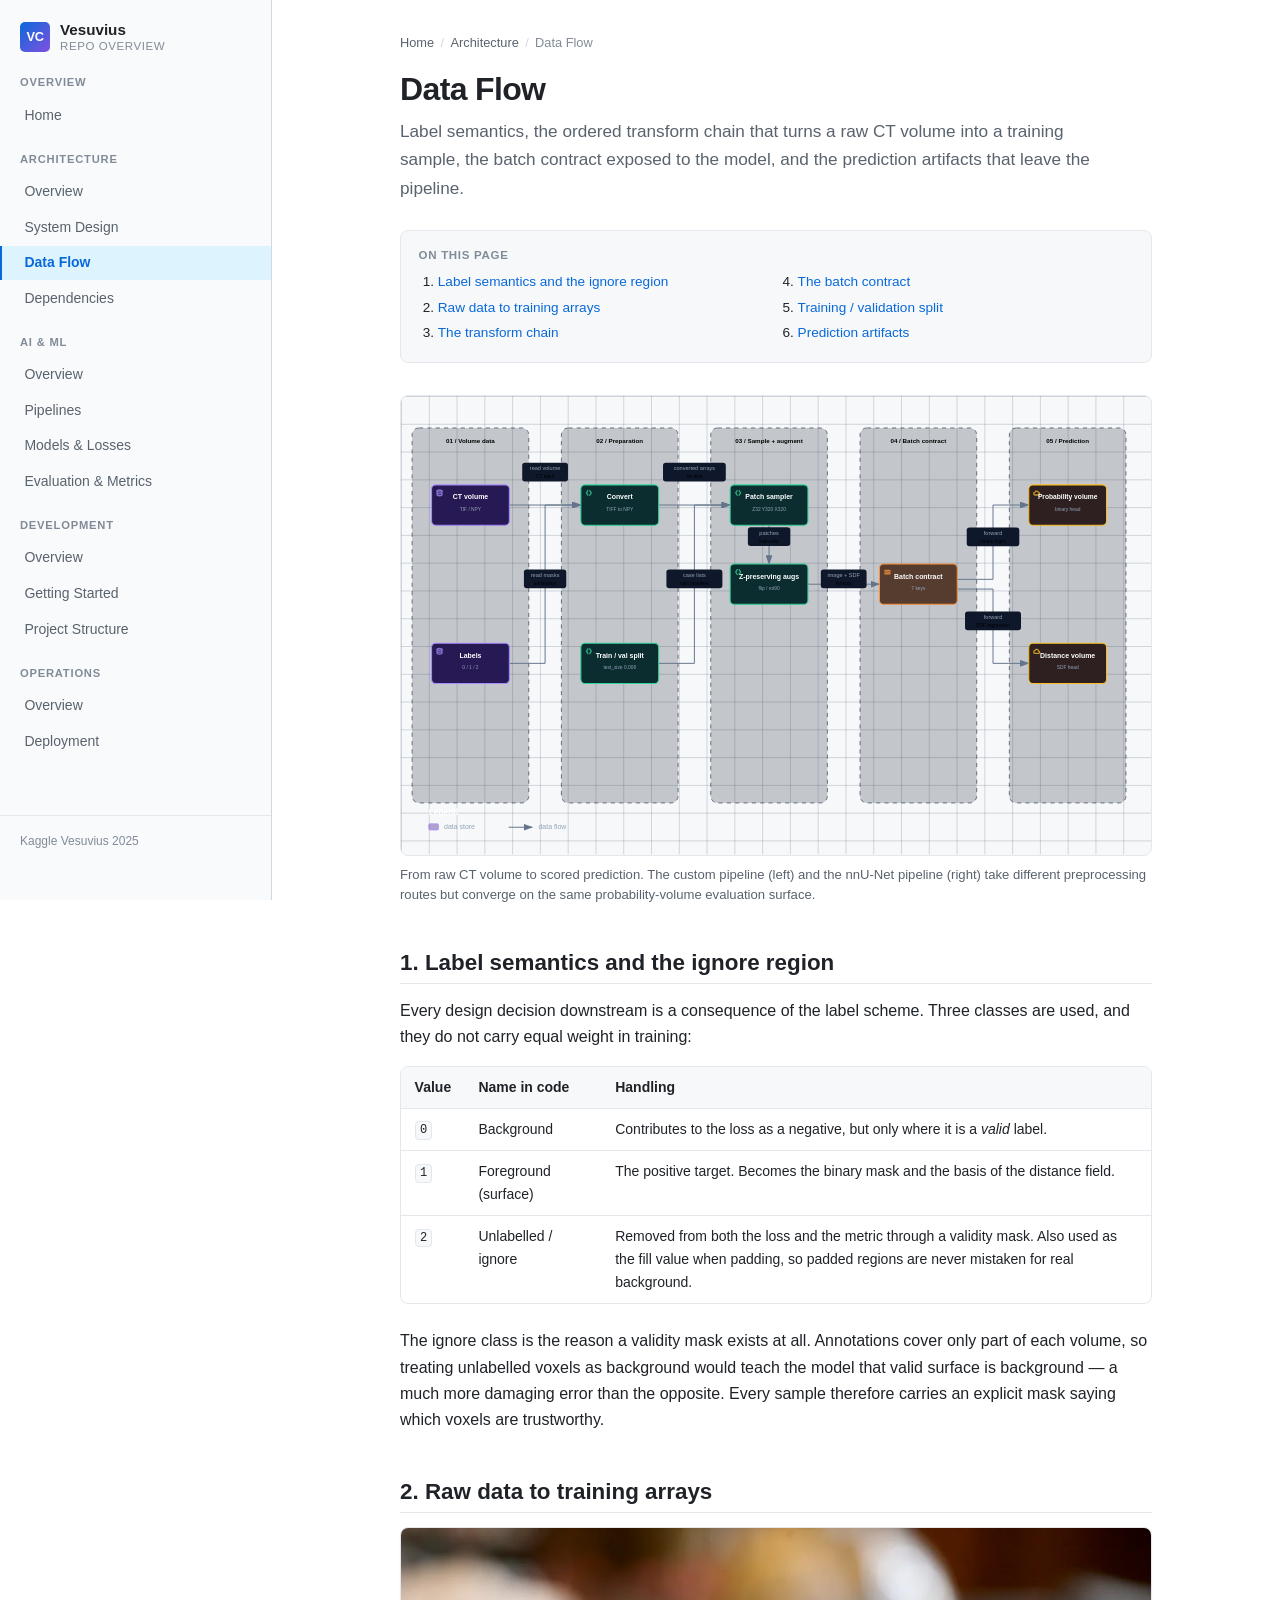
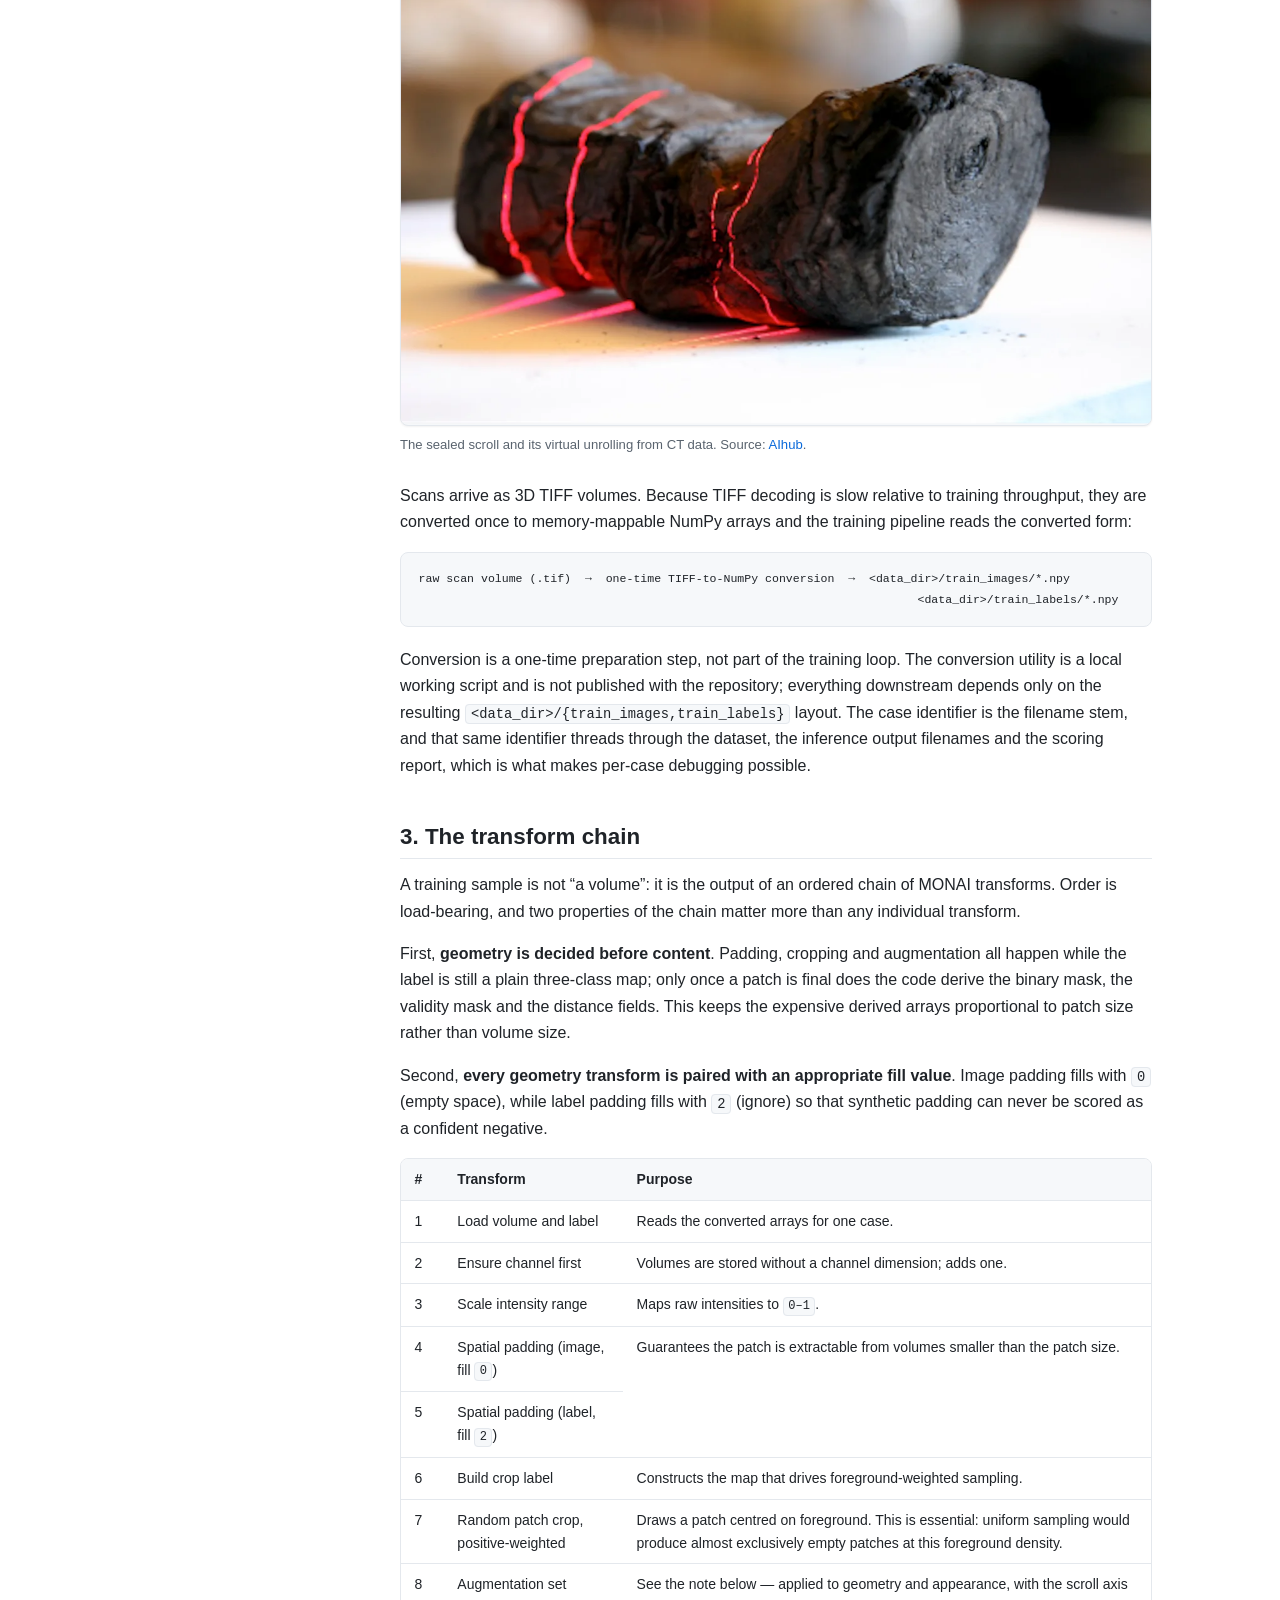
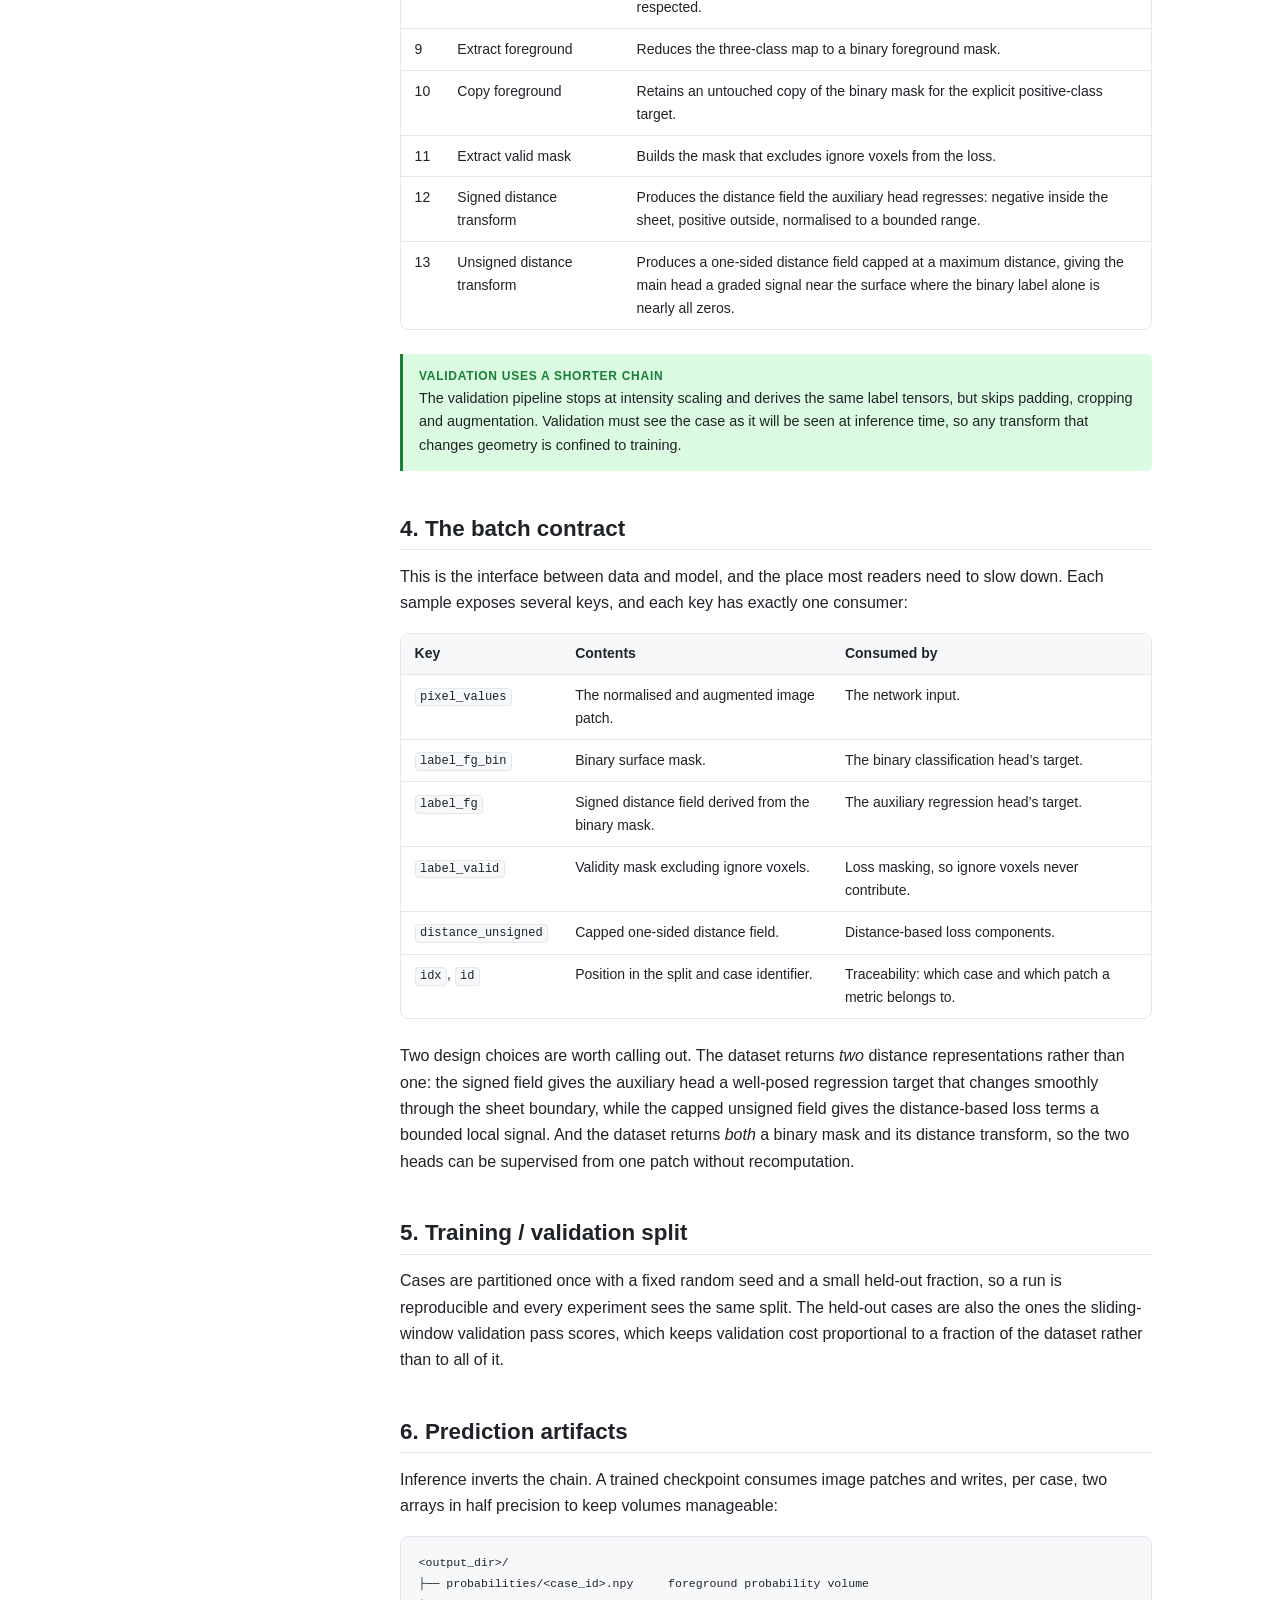
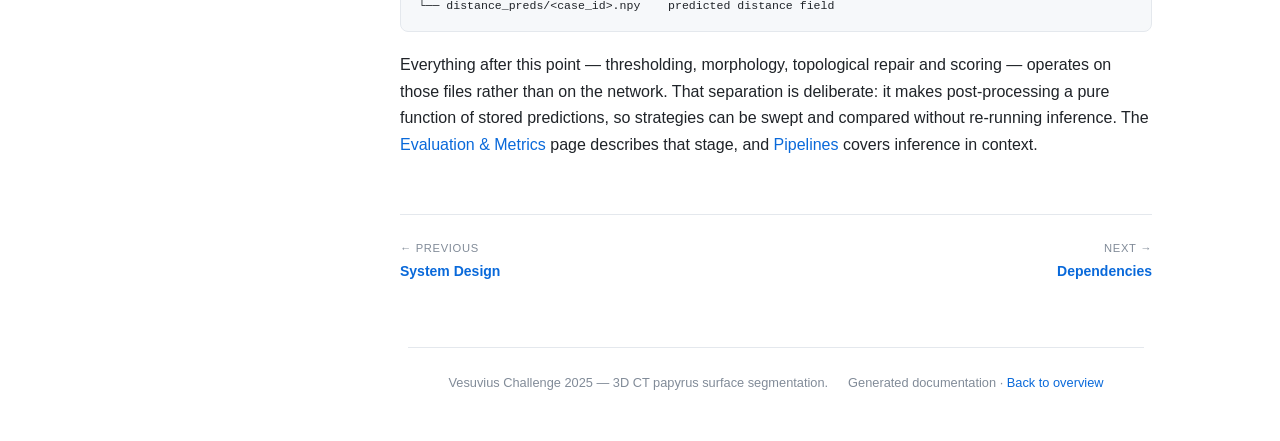
<file: docs/repo-overview/architecture/data-flow.html>
<!DOCTYPE html>
<html lang="en" data-theme="light">
<head>
<meta charset="utf-8">
<meta name="viewport" content="width=device-width, initial-scale=1">
<title>Data Flow &middot; Vesuvius Repo Overview</title>
<meta name="description" content="Label semantics, the ordered transform chain that turns a raw CT volume into a training sample, the batch contract exposed to the model, and the prediction artifacts that leave the pipeline.">
<link rel="stylesheet" href="../assets/css/style.css">
<link rel="stylesheet" href="../assets/css/diagrams.css">
<script>(function(){var d=document.documentElement;try{var t=localStorage.getItem("vesuvius-docs-theme");}catch(e){var t=null;}if(!t){t=window.matchMedia&&window.matchMedia("(prefers-color-scheme: dark)").matches?"dark":"light";}d.setAttribute("data-theme",t);})();</script>
<script defer src="../assets/js/site.js"></script>
</head>
<body>
<a class="skip-link" href="#main">Skip to content</a>
<div class="sidebar__scrim"></div>

<div class="layout">
  <aside class="sidebar" id="sidebar">
    <a class="brand" href="../index.html">
      <span class="brand__mark" aria-hidden="true">VC</span>
      <span class="brand__text">
        <span class="brand__title">Vesuvius</span>
        <span class="brand__subtitle">Repo Overview</span>
      </span>
    </a>
    <nav class="nav" aria-label="Documentation">
<div class="nav__group">
<div class="nav__label">Overview</div>
<a class="nav__link" href="../index.html">Home</a>
</div>
<div class="nav__group">
<div class="nav__label">Architecture</div>
<a class="nav__link" href="../architecture/index.html">Overview</a>
<a class="nav__link" href="../architecture/system.html">System Design</a>
<a class="nav__link is-active" href="../architecture/data-flow.html" aria-current="page">Data Flow</a>
<a class="nav__link" href="../architecture/dependencies.html">Dependencies</a>
</div>
<div class="nav__group">
<div class="nav__label">AI &amp; ML</div>
<a class="nav__link" href="../ai/index.html">Overview</a>
<a class="nav__link" href="../ai/pipeline.html">Pipelines</a>
<a class="nav__link" href="../ai/models.html">Models &amp; Losses</a>
<a class="nav__link" href="../ai/evaluation.html">Evaluation &amp; Metrics</a>
</div>
<div class="nav__group">
<div class="nav__label">Development</div>
<a class="nav__link" href="../development/index.html">Overview</a>
<a class="nav__link" href="../development/getting-started.html">Getting Started</a>
<a class="nav__link" href="../development/project-structure.html">Project Structure</a>
</div>
<div class="nav__group">
<div class="nav__label">Operations</div>
<a class="nav__link" href="../operations/index.html">Overview</a>
<a class="nav__link" href="../operations/deployment.html">Deployment</a>
</div>
    </nav>
    <div class="sidebar__footer">
      <span>Kaggle Vesuvius 2025</span>
    </div>
  </aside>

  <div class="main">
    <header class="topbar">
      <button class="topbar__toggle" type="button" aria-controls="sidebar"
              aria-expanded="false" aria-label="Toggle navigation">&#9776;</button>
      <span class="topbar__title">Data Flow</span>
      <button class="theme-toggle" type="button">Dark</button>
    </header>

    <main class="content" id="main">
<nav class="breadcrumb" aria-label="Breadcrumb"><a href="../index.html">Home</a><span class="breadcrumb__sep">/</span><a href="../architecture/index.html">Architecture</a><span class="breadcrumb__sep">/</span><span>Data Flow</span></nav>
<h1>Data Flow</h1>
<p class="page-lede">Label semantics, the ordered transform chain that turns a raw CT volume into a training sample, the batch contract exposed to the model, and the prediction artifacts that leave the pipeline.</p>
<div class="toc" data-toc hidden></div>

<figure class="figure--diagram">
  <div class="diagram archify-figure">
<svg class="diagram__svg" xmlns="http://www.w3.org/2000/svg" viewBox="0 0 1080 660" role="img" lang="en" aria-labelledby="archify-diagram-title--data-flow archify-diagram-description--data-flow" data-preset="classic" data-quality-profile="showcase">
        <title id="archify-diagram-title--data-flow">Vesuvius Segmentation — Data and Tensor Flow</title>
        <desc id="archify-diagram-description--data-flow">A data-flow diagram generated by Archify.</desc>
        <!-- Definitions -->
        <defs>
          <marker id="arrowhead--data-flow" markerWidth="10" markerHeight="7" refX="9" refY="3.5" orient="auto">
            <polygon points="0 0, 10 3.5, 0 7" class="m-default" />
          </marker>
          <marker id="arrowhead-emphasis--data-flow" markerWidth="10" markerHeight="7" refX="9" refY="3.5" orient="auto">
            <polygon points="0 0, 10 3.5, 0 7" class="m-emphasis" />
          </marker>
          <marker id="arrowhead-security--data-flow" markerWidth="10" markerHeight="7" refX="9" refY="3.5" orient="auto">
            <polygon points="0 0, 10 3.5, 0 7" class="m-security" />
          </marker>
          <marker id="arrowhead-dashed--data-flow" markerWidth="10" markerHeight="7" refX="9" refY="3.5" orient="auto">
            <polygon points="0 0, 10 3.5, 0 7" class="m-dashed" />
          </marker>
          <pattern id="grid--data-flow" width="40" height="40" patternUnits="userSpaceOnUse">
            <path d="M 40 0 L 0 0 0 40" class="c-grid" stroke-width="0.5"/>
          </pattern>
        </defs>

        <!-- Background Grid -->
        <rect width="100%" height="100%" fill="url(#grid--data-flow)" />

        <!-- Data Stages -->
        <rect data-graph-role="structural-frame" data-composition-frame-kind="stage" data-composition-frame-id="0--data-flow" x="16" y="46" width="168" height="540" rx="10" class="c-lane" stroke-width="1"/>
        <text x="100" y="68" class="t-dim" font-size="9" font-weight="600" text-anchor="middle">01 / Volume data</text>

        <rect data-graph-role="structural-frame" data-composition-frame-kind="stage" data-composition-frame-id="1--data-flow" x="231" y="46" width="168" height="540" rx="10" class="c-lane" stroke-width="1"/>
        <text x="315" y="68" class="t-dim" font-size="9" font-weight="600" text-anchor="middle">02 / Preparation</text>

        <rect data-graph-role="structural-frame" data-composition-frame-kind="stage" data-composition-frame-id="2--data-flow" x="446" y="46" width="168" height="540" rx="10" class="c-lane" stroke-width="1"/>
        <text x="530" y="68" class="t-dim" font-size="9" font-weight="600" text-anchor="middle">03 / Sample + augment</text>

        <rect data-graph-role="structural-frame" data-composition-frame-kind="stage" data-composition-frame-id="3--data-flow" x="661" y="46" width="168" height="540" rx="10" class="c-lane" stroke-width="1"/>
        <text x="745" y="68" class="t-dim" font-size="9" font-weight="600" text-anchor="middle">04 / Batch contract</text>

        <rect data-graph-role="structural-frame" data-composition-frame-kind="stage" data-composition-frame-id="4--data-flow" x="876" y="46" width="168" height="540" rx="10" class="c-lane" stroke-width="1"/>
        <text x="960" y="68" class="t-dim" font-size="9" font-weight="600" text-anchor="middle">05 / Prediction</text>

        <!-- Flow paths -->
        <path data-edge-from="ct" data-edge-to="convert" data-edge-label="read volume" data-edge-key="0" data-composition-points="156,157;259,157" d="M 156 157 L 259 157" class="a-default" stroke-width="1.4" marker-end="url(#arrowhead--data-flow)"/>
        <path data-edge-from="labels" data-edge-to="convert" data-edge-label="read masks" data-edge-key="1" data-composition-points="156,385;207.5,385;207.5,157;259,157" d="M 156 385 L 207.5 385 L 207.5 157 L 259 157" class="a-default" stroke-width="1.4" marker-end="url(#arrowhead--data-flow)"/>
        <path data-edge-from="convert" data-edge-to="patch" data-edge-label="converted arrays" data-edge-key="2" data-composition-points="371,157;474,157" d="M 371 157 L 474 157" class="a-default" stroke-width="1.4" marker-end="url(#arrowhead--data-flow)"/>
        <path data-edge-from="split" data-edge-to="patch" data-edge-label="case lists" data-edge-key="3" data-composition-points="371,385;422.5,385;422.5,157;474,157" d="M 371 385 L 422.5 385 L 422.5 157 L 474 157" class="a-default" stroke-width="1.4" marker-end="url(#arrowhead--data-flow)"/>
        <path data-edge-from="patch" data-edge-to="aug" data-edge-label="patches" data-edge-key="4" data-composition-points="530,186;530,242" d="M 530 186 L 530 242" class="a-default" stroke-width="1.4" marker-end="url(#arrowhead--data-flow)"/>
        <path data-edge-from="aug" data-edge-to="tensors" data-edge-label="image + SDF" data-edge-key="5" data-composition-points="586,271;689,271" d="M 586 271 L 689 271" class="a-default" stroke-width="1.4" marker-end="url(#arrowhead--data-flow)"/>
        <path data-edge-from="tensors" data-edge-to="prob" data-edge-label="forward" data-edge-key="6" data-composition-points="801,264;852.5,264;852.5,157;904,157" d="M 801 264 L 852.5 264 L 852.5 157 L 904 157" class="a-default" stroke-width="1.4" marker-end="url(#arrowhead--data-flow)"/>
        <path data-edge-from="tensors" data-edge-to="dist" data-edge-label="forward" data-edge-key="7" data-composition-points="801,278;852.5,278;852.5,385;904,385" d="M 801 278 L 852.5 278 L 852.5 385 L 904 385" class="a-default" stroke-width="1.4" marker-end="url(#arrowhead--data-flow)"/>

        <!-- Nodes -->
        <g id="node-ct--data-flow" data-node-id="ct--data-flow" data-node-label="CT volume" tabindex="0" role="button" aria-label="Focus CT volume, TIF / NPY, 01 / Volume data" aria-pressed="false" data-node-kind="database" data-node-sublabel="TIF / NPY" data-node-context="01 / Volume data">
          <title>CT volume · TIF / NPY · 01 / Volume data</title>
          <rect x="44" y="128" width="112" height="58" rx="6" class="c-mask"/>
          <rect x="44" y="128" width="112" height="58" rx="6" class="c-database" stroke-width="1.5"/>
          <g aria-hidden="true" data-semantic-sigil="database" class="semantic-sigil s-database" transform="translate(50 134) scale(0.6875)">
            <ellipse cx="8" cy="4" rx="5" ry="2"/>
            <path d="M3 4v8c0 1.1 2.2 2 5 2s5-.9 5-2V4M3 8c0 1.1 2.2 2 5 2s5-.9 5-2"/>
          </g>
          <text data-node-label="" data-detail-anchor="" x="100" y="149" class="t-primary" font-size="10" font-weight="600" text-anchor="middle">CT volume</text>
          <text data-detail="context" x="100" y="165" class="t-muted" font-size="7" text-anchor="middle">TIF / NPY</text>
        </g>

        <g id="node-labels--data-flow" data-node-id="labels--data-flow" data-node-label="Labels" tabindex="0" role="button" aria-label="Focus Labels, 0 / 1 / 2, 01 / Volume data" aria-pressed="false" data-node-kind="database" data-node-sublabel="0 / 1 / 2" data-node-context="01 / Volume data">
          <title>Labels · 0 / 1 / 2 · 01 / Volume data</title>
          <rect x="44" y="356" width="112" height="58" rx="6" class="c-mask"/>
          <rect x="44" y="356" width="112" height="58" rx="6" class="c-database" stroke-width="1.5"/>
          <g aria-hidden="true" data-semantic-sigil="database" class="semantic-sigil s-database" transform="translate(50 362) scale(0.6875)">
            <ellipse cx="8" cy="4" rx="5" ry="2"/>
            <path d="M3 4v8c0 1.1 2.2 2 5 2s5-.9 5-2V4M3 8c0 1.1 2.2 2 5 2s5-.9 5-2"/>
          </g>
          <text data-node-label="" data-detail-anchor="" x="100" y="377" class="t-primary" font-size="10" font-weight="600" text-anchor="middle">Labels</text>
          <text data-detail="context" x="100" y="393" class="t-muted" font-size="7" text-anchor="middle">0 / 1 / 2</text>
        </g>

        <g id="node-convert--data-flow" data-node-id="convert--data-flow" data-node-label="Convert" tabindex="0" role="button" aria-label="Focus Convert, TIFF to NPY, 02 / Preparation" aria-pressed="false" data-node-kind="backend" data-node-sublabel="TIFF to NPY" data-node-context="02 / Preparation">
          <title>Convert · TIFF to NPY · 02 / Preparation</title>
          <rect x="259" y="128" width="112" height="58" rx="6" class="c-mask"/>
          <rect x="259" y="128" width="112" height="58" rx="6" class="c-backend" stroke-width="1.5"/>
          <g aria-hidden="true" data-semantic-sigil="backend" class="semantic-sigil s-backend" transform="translate(265 134) scale(0.6875)">
            <path d="M6 3 3 8l3 5M10 3l3 5-3 5"/>
          </g>
          <text data-node-label="" data-detail-anchor="" x="315" y="149" class="t-primary" font-size="10" font-weight="600" text-anchor="middle">Convert</text>
          <text data-detail="context" x="315" y="165" class="t-muted" font-size="7" text-anchor="middle">TIFF to NPY</text>
        </g>

        <g id="node-split--data-flow" data-node-id="split--data-flow" data-node-label="Train / val split" tabindex="0" role="button" aria-label="Focus Train / val split, test_size 0.006, 02 / Preparation" aria-pressed="false" data-node-kind="backend" data-node-sublabel="test_size 0.006" data-node-context="02 / Preparation">
          <title>Train / val split · test_size 0.006 · 02 / Preparation</title>
          <rect x="259" y="356" width="112" height="58" rx="6" class="c-mask"/>
          <rect x="259" y="356" width="112" height="58" rx="6" class="c-backend" stroke-width="1.5"/>
          <g aria-hidden="true" data-semantic-sigil="backend" class="semantic-sigil s-backend" transform="translate(265 362) scale(0.6875)">
            <path d="M6 3 3 8l3 5M10 3l3 5-3 5"/>
          </g>
          <text data-node-label="" data-detail-anchor="" x="315" y="377" class="t-primary" font-size="10" font-weight="600" text-anchor="middle">Train / val split</text>
          <text data-detail="context" x="315" y="393" class="t-muted" font-size="7" text-anchor="middle">test_size 0.006</text>
        </g>

        <g id="node-patch--data-flow" data-node-id="patch--data-flow" data-node-label="Patch sampler" tabindex="0" role="button" aria-label="Focus Patch sampler, Z32 Y320 X320, 03 / Sample + augment" aria-pressed="false" data-node-kind="backend" data-node-sublabel="Z32 Y320 X320" data-node-context="03 / Sample + augment">
          <title>Patch sampler · Z32 Y320 X320 · 03 / Sample + augment</title>
          <rect x="474" y="128" width="112" height="58" rx="6" class="c-mask"/>
          <rect x="474" y="128" width="112" height="58" rx="6" class="c-backend" stroke-width="1.5"/>
          <g aria-hidden="true" data-semantic-sigil="backend" class="semantic-sigil s-backend" transform="translate(480 134) scale(0.6875)">
            <path d="M6 3 3 8l3 5M10 3l3 5-3 5"/>
          </g>
          <text data-node-label="" data-detail-anchor="" x="530" y="149" class="t-primary" font-size="10" font-weight="600" text-anchor="middle">Patch sampler</text>
          <text data-detail="context" x="530" y="165" class="t-muted" font-size="7" text-anchor="middle">Z32 Y320 X320</text>
        </g>

        <g id="node-aug--data-flow" data-node-id="aug--data-flow" data-node-label="Z-preserving augs" tabindex="0" role="button" aria-label="Focus Z-preserving augs, flip / rot90, 03 / Sample + augment" aria-pressed="false" data-node-kind="backend" data-node-sublabel="flip / rot90" data-node-context="03 / Sample + augment">
          <title>Z-preserving augs · flip / rot90 · 03 / Sample + augment</title>
          <rect x="474" y="242" width="112" height="58" rx="6" class="c-mask"/>
          <rect x="474" y="242" width="112" height="58" rx="6" class="c-backend" stroke-width="1.5"/>
          <g aria-hidden="true" data-semantic-sigil="backend" class="semantic-sigil s-backend" transform="translate(480 248) scale(0.6875)">
            <path d="M6 3 3 8l3 5M10 3l3 5-3 5"/>
          </g>
          <text data-node-label="" data-detail-anchor="" x="530" y="263" class="t-primary" font-size="10" font-weight="600" text-anchor="middle">Z-preserving augs</text>
          <text data-detail="context" x="530" y="279" class="t-muted" font-size="7" text-anchor="middle">flip / rot90</text>
        </g>

        <g id="node-tensors--data-flow" data-node-id="tensors--data-flow" data-node-label="Batch contract" tabindex="0" role="button" aria-label="Focus Batch contract, 7 keys, 04 / Batch contract" aria-pressed="false" data-node-kind="messagebus" data-node-sublabel="7 keys" data-node-context="04 / Batch contract">
          <title>Batch contract · 7 keys · 04 / Batch contract</title>
          <rect x="689" y="242" width="112" height="58" rx="6" class="c-mask"/>
          <rect x="689" y="242" width="112" height="58" rx="6" class="c-messagebus" stroke-width="1.5"/>
          <g aria-hidden="true" data-semantic-sigil="messagebus" class="semantic-sigil s-messagebus" transform="translate(695 248) scale(0.6875)">
            <path d="M2.5 4.5h11M2.5 8h11M2.5 11.5h11"/>
            <circle cx="5" cy="4.5" r="1" class="sigil-fill"/>
            <circle cx="10.5" cy="8" r="1" class="sigil-fill"/>
            <circle cx="7" cy="11.5" r="1" class="sigil-fill"/>
          </g>
          <text data-node-label="" data-detail-anchor="" x="745" y="263" class="t-primary" font-size="10" font-weight="600" text-anchor="middle">Batch contract</text>
          <text data-detail="context" x="745" y="279" class="t-muted" font-size="7" text-anchor="middle">7 keys</text>
        </g>

        <g id="node-prob--data-flow" data-node-id="prob--data-flow" data-node-label="Probability volume" tabindex="0" role="button" aria-label="Focus Probability volume, binary head, 05 / Prediction" aria-pressed="false" data-node-kind="cloud" data-node-sublabel="binary head" data-node-context="05 / Prediction">
          <title>Probability volume · binary head · 05 / Prediction</title>
          <rect x="904" y="128" width="112" height="58" rx="6" class="c-mask"/>
          <rect x="904" y="128" width="112" height="58" rx="6" class="c-cloud" stroke-width="1.5"/>
          <g aria-hidden="true" data-semantic-sigil="cloud" class="semantic-sigil s-cloud" transform="translate(910 134) scale(0.6875)">
            <path d="M4.3 12.5h7.3a2.4 2.4 0 0 0 .2-4.8 4 4 0 0 0-7.5-1.3A3.1 3.1 0 0 0 4.3 12.5Z"/>
          </g>
          <text data-node-label="" data-detail-anchor="" x="960" y="149" class="t-primary" font-size="9.6" font-weight="600" text-anchor="middle">Probability volume</text>
          <text data-detail="context" x="960" y="165" class="t-muted" font-size="7" text-anchor="middle">binary head</text>
        </g>

        <g id="node-dist--data-flow" data-node-id="dist--data-flow" data-node-label="Distance volume" tabindex="0" role="button" aria-label="Focus Distance volume, SDF head, 05 / Prediction" aria-pressed="false" data-node-kind="cloud" data-node-sublabel="SDF head" data-node-context="05 / Prediction">
          <title>Distance volume · SDF head · 05 / Prediction</title>
          <rect x="904" y="356" width="112" height="58" rx="6" class="c-mask"/>
          <rect x="904" y="356" width="112" height="58" rx="6" class="c-cloud" stroke-width="1.5"/>
          <g aria-hidden="true" data-semantic-sigil="cloud" class="semantic-sigil s-cloud" transform="translate(910 362) scale(0.6875)">
            <path d="M4.3 12.5h7.3a2.4 2.4 0 0 0 .2-4.8 4 4 0 0 0-7.5-1.3A3.1 3.1 0 0 0 4.3 12.5Z"/>
          </g>
          <text data-node-label="" data-detail-anchor="" x="960" y="377" class="t-primary" font-size="10" font-weight="600" text-anchor="middle">Distance volume</text>
          <text data-detail="context" x="960" y="393" class="t-muted" font-size="7" text-anchor="middle">SDF head</text>
        </g>

        <!-- Flow labels -->
        <g data-detail="context" data-edge-from="ct" data-edge-to="convert" data-edge-label="read volume" data-edge-key="0">
          <rect x="174.55" y="96" width="65.9" height="27" rx="4" class="c-mask"/>
          <text x="207.5" y="107" class="t-muted" font-size="8" text-anchor="middle">read volume</text>
        <text data-detail="fine" x="207.5" y="118" class="t-dim" font-size="7" text-anchor="middle">CT input</text>
        </g>
        <g data-detail="context" data-edge-from="labels" data-edge-to="convert" data-edge-label="read masks" data-edge-key="1">
          <rect x="177" y="250" width="61" height="27" rx="4" class="c-mask"/>
          <text x="207.5" y="261" class="t-muted" font-size="8" text-anchor="middle">read masks</text>
        <text data-detail="fine" x="207.5" y="272" class="t-dim" font-size="7" text-anchor="middle">annotation</text>
        </g>
        <g data-detail="context" data-edge-from="convert" data-edge-to="patch" data-edge-label="converted arrays" data-edge-key="2">
          <rect x="377.3" y="96" width="90.4" height="27" rx="4" class="c-mask"/>
          <text x="422.5" y="107" class="t-muted" font-size="8" text-anchor="middle">converted arrays</text>
        <text data-detail="fine" x="422.5" y="118" class="t-dim" font-size="7" text-anchor="middle">on disk</text>
        </g>
        <g data-detail="context" data-edge-from="split" data-edge-to="patch" data-edge-label="case lists" data-edge-key="3">
          <rect x="382.2" y="250" width="80.6" height="27" rx="4" class="c-mask"/>
          <text x="422.5" y="261" class="t-muted" font-size="8" text-anchor="middle">case lists</text>
        <text data-detail="fine" x="422.5" y="272" class="t-dim" font-size="7" text-anchor="middle">split manifest</text>
        </g>
        <g data-detail="context" data-edge-from="patch" data-edge-to="aug" data-edge-label="patches" data-edge-key="4">
          <rect x="499.5" y="189" width="61" height="27" rx="4" class="c-mask"/>
          <text x="530" y="200" class="t-muted" font-size="8" text-anchor="middle">patches</text>
        <text data-detail="fine" x="530" y="211" class="t-dim" font-size="7" text-anchor="middle">train only</text>
        </g>
        <g data-detail="context" data-edge-from="aug" data-edge-to="tensors" data-edge-label="image + SDF" data-edge-key="5">
          <rect x="604.55" y="250" width="65.9" height="27" rx="4" class="c-mask"/>
          <text x="637.5" y="261" class="t-muted" font-size="8" text-anchor="middle">image + SDF</text>
        <text data-detail="fine" x="637.5" y="272" class="t-dim" font-size="7" text-anchor="middle">tensors</text>
        </g>
        <g data-detail="context" data-edge-from="tensors" data-edge-to="prob" data-edge-label="forward" data-edge-key="6">
          <rect x="814.65" y="189.5" width="75.7" height="27" rx="4" class="c-mask"/>
          <text x="852.5" y="200.5" class="t-muted" font-size="8" text-anchor="middle">forward</text>
        <text data-detail="fine" x="852.5" y="211.5" class="t-dim" font-size="7" text-anchor="middle">binary logits</text>
        </g>
        <g data-detail="context" data-edge-from="tensors" data-edge-to="dist" data-edge-label="forward" data-edge-key="7">
          <rect x="812.2" y="310.5" width="80.6" height="27" rx="4" class="c-mask"/>
          <text x="852.5" y="321.5" class="t-muted" font-size="8" text-anchor="middle">forward</text>
        <text data-detail="fine" x="852.5" y="332.5" class="t-dim" font-size="7" text-anchor="middle">SDF regression</text>
        </g>

        <!-- Legend -->
        <g data-legend="" data-legend-bridge="">
          <text x="40" y="604" class="t-primary" font-size="12" font-weight="650">Legend</text>
          <g data-legend-semantic-kind="database" data-legend-kind="database" data-legend-label="data store" data-legend-x="40" data-legend-baseline="624" data-legend-width="93">
            <rect x="40" y="616" width="14" height="9" rx="2" class="c-database" stroke-width="1"/>
            <text x="62" y="624" class="t-muted" font-size="10" font-weight="500">data store</text>
          </g>
          <g data-legend-semantic-kind="default" data-legend-x="155" data-legend-baseline="624" data-legend-width="88">
            <path d="M 155 621 L 189 621" class="a-default" stroke-width="1.4" marker-end="url(#arrowhead--data-flow)"/>
            <text x="198" y="624" class="t-muted" font-size="10" font-weight="500">data flow</text>
          </g>
        </g>
      </svg>
  </div>
<figcaption>From raw CT volume to scored prediction. The custom pipeline (left) and the nnU-Net pipeline (right) take different preprocessing routes but converge on the same probability-volume evaluation surface.</figcaption>
</figure>

<h2 id="label-semantics">1. Label semantics and the ignore region</h2>

<p>
  Every design decision downstream is a consequence of the label scheme. Three classes are used, and
  they do not carry equal weight in training:
</p>

<div class="table-wrap">
<table>
  <thead>
    <tr><th>Value</th><th>Name in code</th><th>Handling</th></tr>
  </thead>
  <tbody>
    <tr>
      <td><code>0</code></td><td>Background</td>
      <td>Contributes to the loss as a negative, but only where it is a <em>valid</em> label.</td>
    </tr>
    <tr>
      <td><code>1</code></td><td>Foreground (surface)</td>
      <td>The positive target. Becomes the binary mask and the basis of the distance field.</td>
    </tr>
    <tr>
      <td><code>2</code></td><td>Unlabelled / ignore</td>
      <td>
        Removed from both the loss and the metric through a validity mask. Also used as the fill
        value when padding, so padded regions are never mistaken for real background.
      </td>
    </tr>
  </tbody>
</table>
</div>

<p>
  The ignore class is the reason a validity mask exists at all. Annotations cover only part of each
  volume, so treating unlabelled voxels as background would teach the model that valid surface is
  background &mdash; a much more damaging error than the opposite. Every sample therefore carries an
  explicit mask saying which voxels are trustworthy.
</p>

<h2 id="raw-data-to-training-arrays">2. Raw data to training arrays</h2>

<figure class="figure--media">
  <img src="../assets/img/figures/scroll-1536x1017.webp" width="1200" height="795"
       alt="A carbonised, still-sealed ancient scroll shown beside the same X-ray CT volume virtually unrolled into a flat surface" loading="lazy" decoding="async">
  <figcaption>The sealed scroll and its virtual unrolling from CT data. Source: <a href="https://aihub.org/2024/09/12/the-vesuvius-challenge-is-using-ai-to-virtually-unroll-pompeiis-ancient-scrolls/">AIhub</a>.</figcaption>
</figure>

<p>
  Scans arrive as 3D TIFF volumes. Because TIFF decoding is slow relative to training throughput,
  they are converted once to memory-mappable NumPy arrays and the training pipeline reads the
  converted form:
</p>

<pre><code>raw scan volume (.tif)  &rarr;  one-time TIFF-to-NumPy conversion  &rarr;  &lt;data_dir&gt;/train_images/*.npy
                                                                        &lt;data_dir&gt;/train_labels/*.npy</code></pre>

<p>
  Conversion is a one-time preparation step, not part of the training loop. The conversion utility
  is a local working script and is not published with the repository; everything downstream depends
  only on the resulting <code>&lt;data_dir&gt;/{train_images,train_labels}</code> layout. The case
  identifier is the filename stem, and that same identifier threads through the dataset, the
  inference output filenames and the scoring report, which is what makes per-case debugging
  possible.</p>

<h2 id="the-transform-chain">3. The transform chain</h2>

<p>
  A training sample is not &ldquo;a volume&rdquo;: it is the output of an ordered chain of MONAI
  transforms. Order is load-bearing, and two properties of the chain matter more than any
  individual transform.
</p>

<p>
  First, <strong>geometry is decided before content</strong>. Padding, cropping and augmentation all
  happen while the label is still a plain three-class map; only once a patch is final does the code
  derive the binary mask, the validity mask and the distance fields. This keeps the expensive
  derived arrays proportional to patch size rather than volume size.
</p>

<p>
  Second, <strong>every geometry transform is paired with an appropriate fill value</strong>. Image
  padding fills with <code>0</code> (empty space), while label padding fills with <code>2</code>
  (ignore) so that synthetic padding can never be scored as a confident negative.
</p>

<div class="table-wrap">
<table>
  <thead>
    <tr><th>#</th><th>Transform</th><th>Purpose</th></tr>
  </thead>
  <tbody>
    <tr><td>1</td><td>Load volume and label</td><td>Reads the converted arrays for one case.</td></tr>
    <tr><td>2</td><td>Ensure channel first</td><td>Volumes are stored without a channel dimension; adds one.</td></tr>
    <tr><td>3</td><td>Scale intensity range</td><td>Maps raw intensities to <code>0&ndash;1</code>.</td></tr>
    <tr>
      <td>4</td><td>Spatial padding (image, fill <code>0</code>)</td>
      <td rowspan="2">Guarantees the patch is extractable from volumes smaller than the patch size.</td>
    </tr>
    <tr><td>5</td><td>Spatial padding (label, fill <code>2</code>)</td></tr>
    <tr>
      <td>6</td><td>Build crop label</td>
      <td>Constructs the map that drives foreground-weighted sampling.</td>
    </tr>
    <tr>
      <td>7</td><td>Random patch crop, positive-weighted</td>
      <td>
        Draws a patch centred on foreground. This is essential: uniform sampling would produce
        almost exclusively empty patches at this foreground density.
      </td>
    </tr>
    <tr>
      <td>8</td><td>Augmentation set</td>
      <td>See the note below &mdash; applied to geometry and appearance, with the scroll axis respected.</td>
    </tr>
    <tr><td>9</td><td>Extract foreground</td><td>Reduces the three-class map to a binary foreground mask.</td></tr>
    <tr><td>10</td><td>Copy foreground</td><td>Retains an untouched copy of the binary mask for the explicit positive-class target.</td></tr>
    <tr><td>11</td><td>Extract valid mask</td><td>Builds the mask that excludes ignore voxels from the loss.</td></tr>
    <tr>
      <td>12</td><td>Signed distance transform</td>
      <td>
        Produces the distance field the auxiliary head regresses: negative inside the sheet,
        positive outside, normalised to a bounded range.
      </td>
    </tr>
    <tr>
      <td>13</td><td>Unsigned distance transform</td>
      <td>
        Produces a one-sided distance field capped at a maximum distance, giving the main head a
        graded signal near the surface where the binary label alone is nearly all zeros.
      </td>
    </tr>
  </tbody>
</table>
</div>

<p class="note note--ok">
  <span class="note__title">Validation uses a shorter chain</span>
  The validation pipeline stops at intensity scaling and derives the same label tensors, but skips
  padding, cropping and augmentation. Validation must see the case as it will be seen at inference
  time, so any transform that changes geometry is confined to training.
</p>

<h2 id="the-batch-contract">4. The batch contract</h2>

<p>
  This is the interface between data and model, and the place most readers need to slow down. Each
  sample exposes several keys, and each key has exactly one consumer:
</p>

<div class="table-wrap">
<table>
  <thead>
    <tr><th>Key</th><th>Contents</th><th>Consumed by</th></tr>
  </thead>
  <tbody>
    <tr>
      <td><code>pixel_values</code></td>
      <td>The normalised and augmented image patch.</td>
      <td>The network input.</td>
    </tr>
    <tr>
      <td><code>label_fg_bin</code></td>
      <td>Binary surface mask.</td>
      <td>The binary classification head&rsquo;s target.</td>
    </tr>
    <tr>
      <td><code>label_fg</code></td>
      <td>Signed distance field derived from the binary mask.</td>
      <td>The auxiliary regression head&rsquo;s target.</td>
    </tr>
    <tr>
      <td><code>label_valid</code></td>
      <td>Validity mask excluding ignore voxels.</td>
      <td>Loss masking, so ignore voxels never contribute.</td>
    </tr>
    <tr>
      <td><code>distance_unsigned</code></td>
      <td>Capped one-sided distance field.</td>
      <td>Distance-based loss components.</td>
    </tr>
    <tr>
      <td><code>idx</code>, <code>id</code></td>
      <td>Position in the split and case identifier.</td>
      <td>Traceability: which case and which patch a metric belongs to.</td>
    </tr>
  </tbody>
</table>
</div>

<p>
  Two design choices are worth calling out. The dataset returns <em>two</em> distance
  representations rather than one: the signed field gives the auxiliary head a well-posed regression
  target that changes smoothly through the sheet boundary, while the capped unsigned field gives the
  distance-based loss terms a bounded local signal. And the dataset returns <em>both</em> a binary
  mask and its distance transform, so the two heads can be supervised from one patch without
  recomputation.
</p>

<h2 id="training-split">5. Training / validation split</h2>

<p>
  Cases are partitioned once with a fixed random seed and a small held-out fraction, so a run is
  reproducible and every experiment sees the same split. The held-out cases are also the ones the
  sliding-window validation pass scores, which keeps validation cost proportional to a fraction of
  the dataset rather than to all of it.</p>

<h2 id="prediction-artifacts">6. Prediction artifacts</h2>

<p>
  Inference inverts the chain. A trained checkpoint consumes image patches and writes, per case,
  two arrays in half precision to keep volumes manageable:
</p>

<pre><code>&lt;output_dir&gt;/
├── probabilities/&lt;case_id&gt;.npy     foreground probability volume
└── distance_preds/&lt;case_id&gt;.npy    predicted distance field</code></pre>

<p>
  Everything after this point &mdash; thresholding, morphology, topological repair and scoring &mdash;
  operates on those files rather than on the network. That separation is deliberate: it makes
  post-processing a pure function of stored predictions, so strategies can be swept and compared
  without re-running inference. The
  <a href="../ai/evaluation.html">Evaluation &amp; Metrics</a> page describes that stage, and
  <a href="../ai/pipeline.html">Pipelines</a> covers inference in context.
</p>

<nav class="pager" aria-label="Section navigation"><a class="pager__prev" href="../architecture/system.html"><span class="pager__dir">&larr; Previous</span><span class="pager__title">System Design</span></a><a class="pager__next" href="../architecture/dependencies.html"><span class="pager__dir">Next &rarr;</span><span class="pager__title">Dependencies</span></a></nav>
    </main>

    <footer class="footer">
      <span>Vesuvius Challenge 2025 &mdash; 3D CT papyrus surface segmentation.</span>
      <span>Generated documentation &middot; <a href="../index.html">Back to overview</a></span>
    </footer>
  </div>
</div>
</body>
</html>
</file>
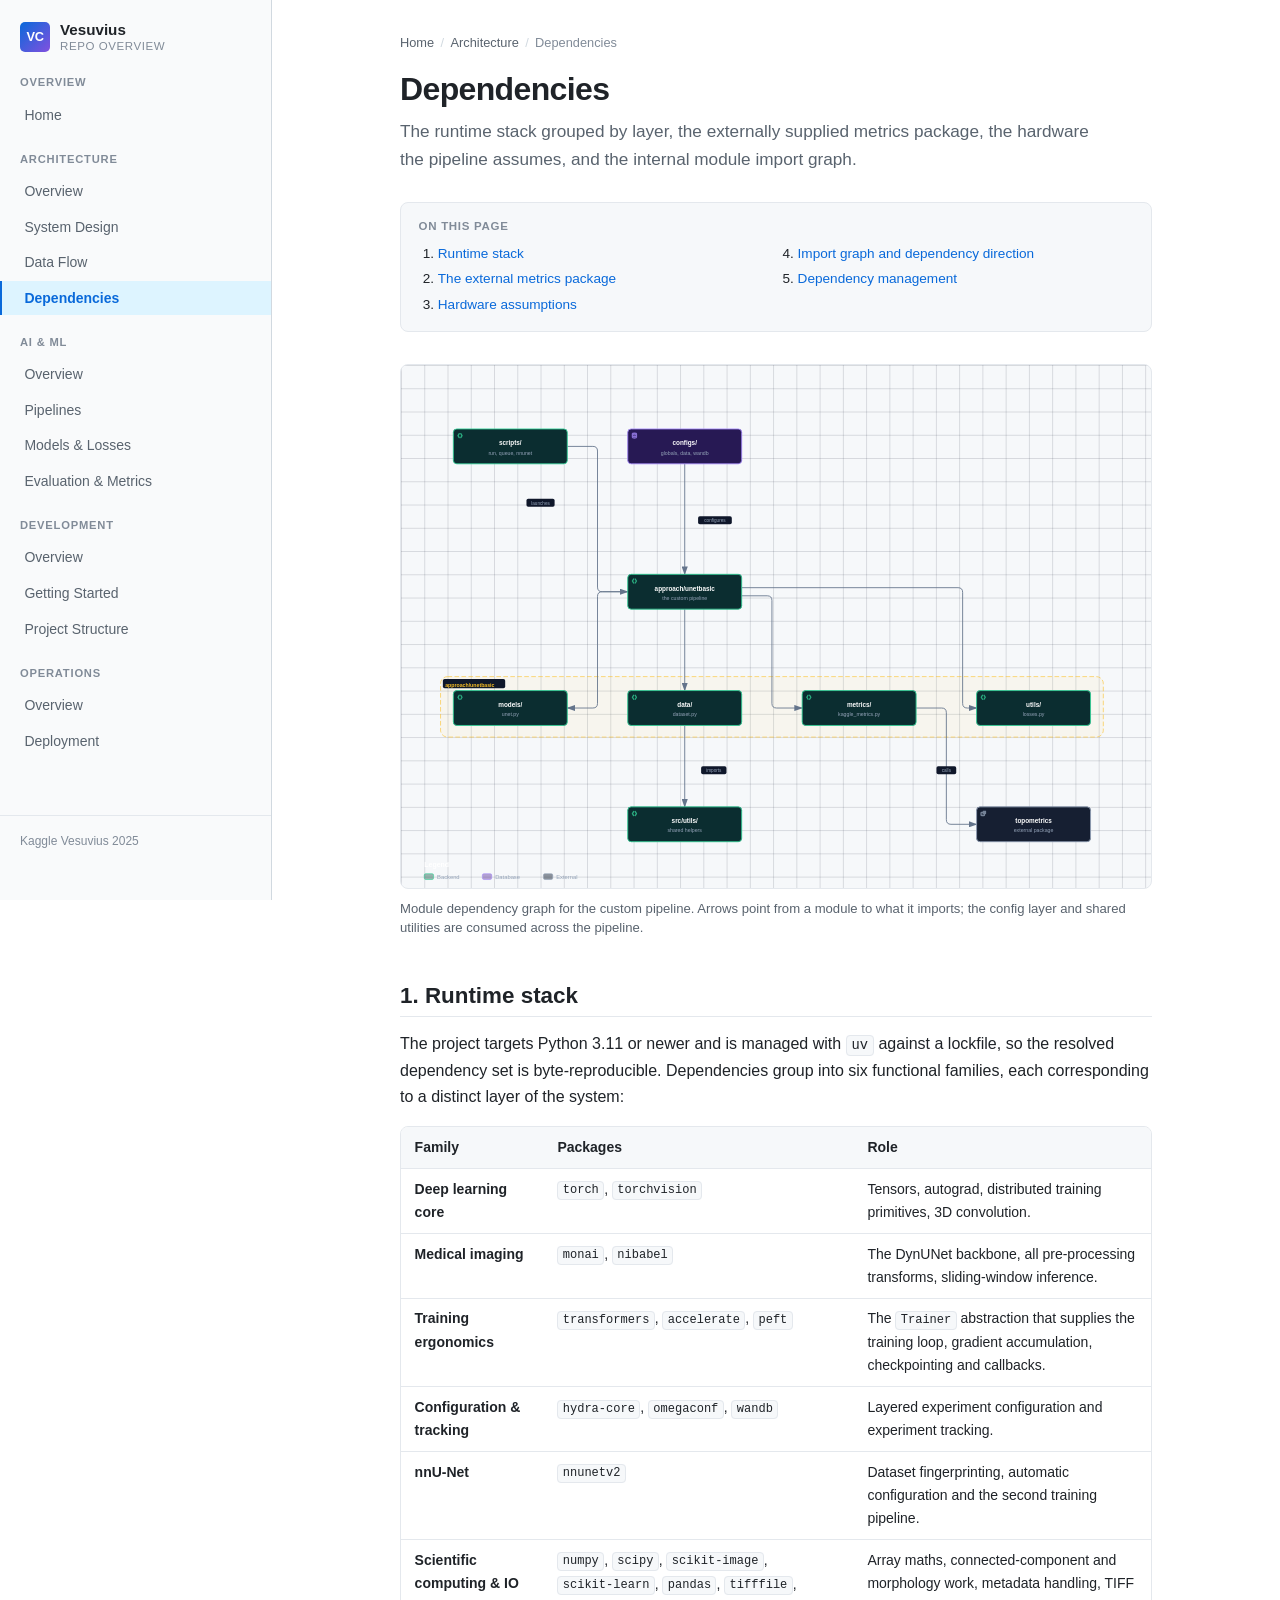
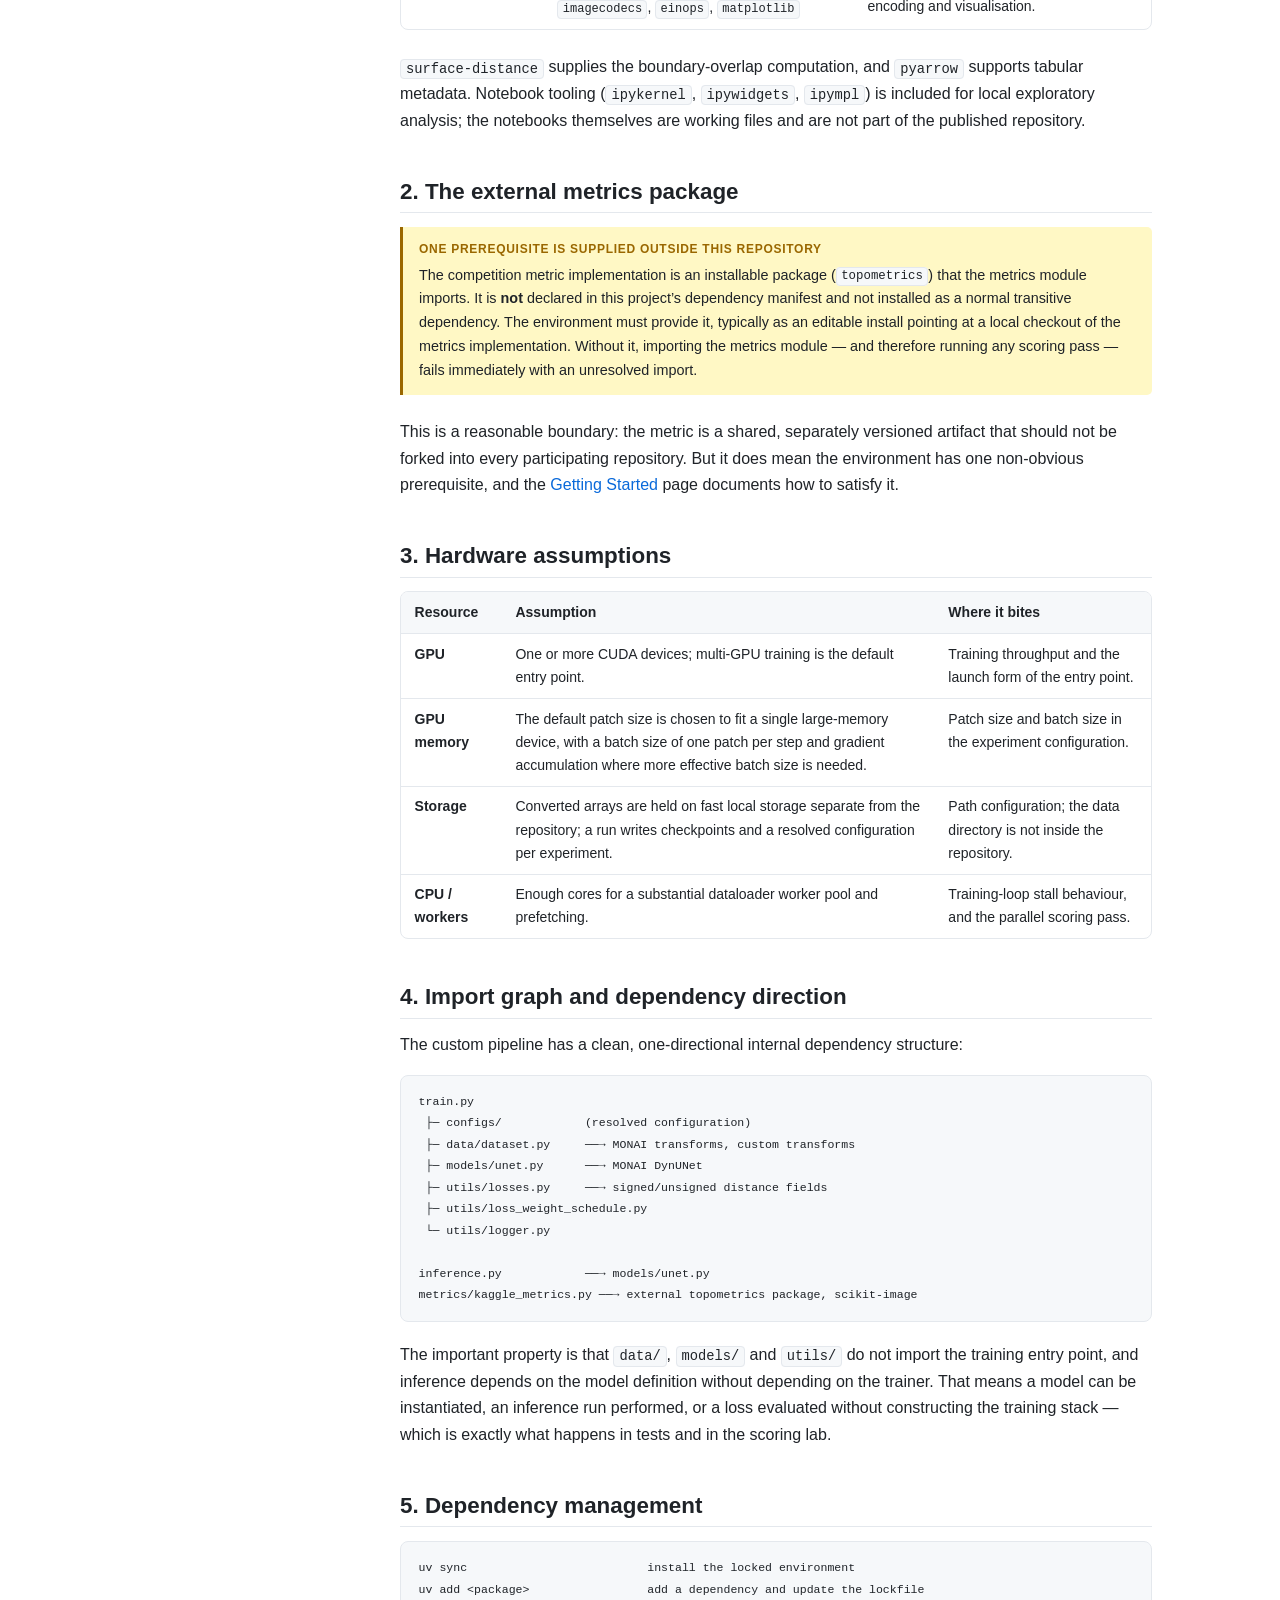
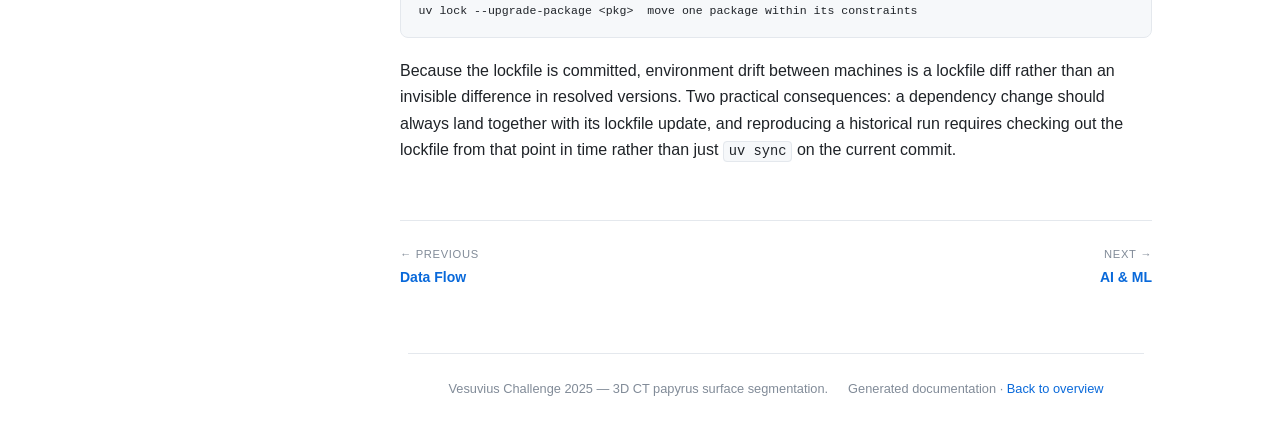
<file: docs/repo-overview/architecture/dependencies.html>
<!DOCTYPE html>
<html lang="en" data-theme="light">
<head>
<meta charset="utf-8">
<meta name="viewport" content="width=device-width, initial-scale=1">
<title>Dependencies &middot; Vesuvius Repo Overview</title>
<meta name="description" content="The runtime stack grouped by layer, the externally supplied metrics package, the hardware the pipeline assumes, and the internal module import graph.">
<link rel="stylesheet" href="../assets/css/style.css">
<link rel="stylesheet" href="../assets/css/diagrams.css">
<script>(function(){var d=document.documentElement;try{var t=localStorage.getItem("vesuvius-docs-theme");}catch(e){var t=null;}if(!t){t=window.matchMedia&&window.matchMedia("(prefers-color-scheme: dark)").matches?"dark":"light";}d.setAttribute("data-theme",t);})();</script>
<script defer src="../assets/js/site.js"></script>
</head>
<body>
<a class="skip-link" href="#main">Skip to content</a>
<div class="sidebar__scrim"></div>

<div class="layout">
  <aside class="sidebar" id="sidebar">
    <a class="brand" href="../index.html">
      <span class="brand__mark" aria-hidden="true">VC</span>
      <span class="brand__text">
        <span class="brand__title">Vesuvius</span>
        <span class="brand__subtitle">Repo Overview</span>
      </span>
    </a>
    <nav class="nav" aria-label="Documentation">
<div class="nav__group">
<div class="nav__label">Overview</div>
<a class="nav__link" href="../index.html">Home</a>
</div>
<div class="nav__group">
<div class="nav__label">Architecture</div>
<a class="nav__link" href="../architecture/index.html">Overview</a>
<a class="nav__link" href="../architecture/system.html">System Design</a>
<a class="nav__link" href="../architecture/data-flow.html">Data Flow</a>
<a class="nav__link is-active" href="../architecture/dependencies.html" aria-current="page">Dependencies</a>
</div>
<div class="nav__group">
<div class="nav__label">AI &amp; ML</div>
<a class="nav__link" href="../ai/index.html">Overview</a>
<a class="nav__link" href="../ai/pipeline.html">Pipelines</a>
<a class="nav__link" href="../ai/models.html">Models &amp; Losses</a>
<a class="nav__link" href="../ai/evaluation.html">Evaluation &amp; Metrics</a>
</div>
<div class="nav__group">
<div class="nav__label">Development</div>
<a class="nav__link" href="../development/index.html">Overview</a>
<a class="nav__link" href="../development/getting-started.html">Getting Started</a>
<a class="nav__link" href="../development/project-structure.html">Project Structure</a>
</div>
<div class="nav__group">
<div class="nav__label">Operations</div>
<a class="nav__link" href="../operations/index.html">Overview</a>
<a class="nav__link" href="../operations/deployment.html">Deployment</a>
</div>
    </nav>
    <div class="sidebar__footer">
      <span>Kaggle Vesuvius 2025</span>
    </div>
  </aside>

  <div class="main">
    <header class="topbar">
      <button class="topbar__toggle" type="button" aria-controls="sidebar"
              aria-expanded="false" aria-label="Toggle navigation">&#9776;</button>
      <span class="topbar__title">Dependencies</span>
      <button class="theme-toggle" type="button">Dark</button>
    </header>

    <main class="content" id="main">
<nav class="breadcrumb" aria-label="Breadcrumb"><a href="../index.html">Home</a><span class="breadcrumb__sep">/</span><a href="../architecture/index.html">Architecture</a><span class="breadcrumb__sep">/</span><span>Dependencies</span></nav>
<h1>Dependencies</h1>
<p class="page-lede">The runtime stack grouped by layer, the externally supplied metrics package, the hardware the pipeline assumes, and the internal module import graph.</p>
<div class="toc" data-toc hidden></div>

<figure class="figure--diagram">
  <div class="diagram archify-figure">
<svg class="diagram__svg" xmlns="http://www.w3.org/2000/svg" viewBox="0 0 1290 900" role="img" lang="en" aria-labelledby="archify-diagram-title--module-dependencies archify-diagram-description--module-dependencies" data-preset="classic" data-quality-profile="showcase">
        <title id="archify-diagram-title--module-dependencies">Vesuvius — Module Dependencies</title>
        <desc id="archify-diagram-description--module-dependencies">An architecture diagram generated by Archify.</desc>
        <!-- Definitions -->
        <defs>
          <marker id="arrowhead--module-dependencies" markerWidth="10" markerHeight="7" refX="9" refY="3.5" orient="auto">
            <polygon points="0 0, 10 3.5, 0 7" class="m-default" />
          </marker>
          <marker id="arrowhead-emphasis--module-dependencies" markerWidth="10" markerHeight="7" refX="9" refY="3.5" orient="auto">
            <polygon points="0 0, 10 3.5, 0 7" class="m-emphasis" />
          </marker>
          <marker id="arrowhead-security--module-dependencies" markerWidth="10" markerHeight="7" refX="9" refY="3.5" orient="auto">
            <polygon points="0 0, 10 3.5, 0 7" class="m-security" />
          </marker>
          <marker id="arrowhead-dashed--module-dependencies" markerWidth="10" markerHeight="7" refX="9" refY="3.5" orient="auto">
            <polygon points="0 0, 10 3.5, 0 7" class="m-dashed" />
          </marker>
          <pattern id="grid--module-dependencies" width="40" height="40" patternUnits="userSpaceOnUse">
            <path d="M 40 0 L 0 0 0 40" class="c-grid" stroke-width="0.5"/>
          </pattern>
        </defs>

        <!-- Background Grid -->
        <rect width="100%" height="100%" fill="url(#grid--module-dependencies)" />

        <!-- Boundaries (behind everything) -->
        <rect data-graph-role="structural-frame" data-composition-frame-kind="region" data-composition-frame-id="0--module-dependencies" data-composition-frame-label="approach/unetbasic" x="68" y="536" width="1140" height="104" rx="12" class="c-region" stroke-width="1"/>

        <!-- Connection paths (before components for correct z-order) -->
        <path data-edge-from="scripts" data-edge-to="approach" data-edge-label="launches" data-edge-key="0" data-composition-points="286,140;338,140;338,390;390,390" d="M 286 140 L 330 140 Q 338 140 338 148 L 338 382 Q 338 390 346 390 L 390 390" class="a-default" stroke-width="1.5" marker-end="url(#arrowhead--module-dependencies)"/>
        <path data-edge-from="configs" data-edge-to="approach" data-edge-label="configures" data-edge-key="1" data-composition-points="488,170;488,360" d="M 488 170 L 488 360" class="a-default" stroke-width="1.5" marker-end="url(#arrowhead--module-dependencies)"/>
        <path data-edge-from="approach" data-edge-to="unetmod" data-edge-key="2" data-composition-points="390,390;338,390;338,590;286,590" d="M 390 390 L 346 390 Q 338 390 338 398 L 338 582 Q 338 590 330 590 L 286 590" class="a-default" stroke-width="1.5" marker-end="url(#arrowhead--module-dependencies)"/>
        <path data-edge-from="approach" data-edge-to="datamod" data-edge-key="3" data-composition-points="488,420;488,560" d="M 488 420 L 488 560" class="a-default" stroke-width="1.5" marker-end="url(#arrowhead--module-dependencies)"/>
        <path data-edge-from="approach" data-edge-to="metricsmod" data-edge-key="4" data-composition-points="586,397;638,397;638,590;690,590" d="M 586 397 L 630 397 Q 638 397 638 405 L 638 582 Q 638 590 646 590 L 690 590" class="a-default" stroke-width="1.5" marker-end="url(#arrowhead--module-dependencies)"/>
        <path data-edge-from="approach" data-edge-to="lossesmod" data-edge-key="5" data-composition-points="586,383;966,383;966,590;990,590" d="M 586 383 L 958 383 Q 966 383 966 391 L 966 582 Q 966 590 974 590 L 990 590" class="a-default" stroke-width="1.5" marker-end="url(#arrowhead--module-dependencies)"/>
        <path data-edge-from="datamod" data-edge-to="sharedutils" data-edge-label="imports" data-edge-key="6" data-composition-points="488,620;488,760" d="M 488 620 L 488 760" class="a-default" stroke-width="1.5" marker-end="url(#arrowhead--module-dependencies)"/>
        <path data-edge-from="metricsmod" data-edge-to="topometrics" data-edge-label="calls" data-edge-key="7" data-composition-points="886,590;938,590;938,790;990,790" d="M 886 590 L 930 590 Q 938 590 938 598 L 938 782 Q 938 790 946 790 L 990 790" class="a-default" stroke-width="1.5" marker-end="url(#arrowhead--module-dependencies)"/>

        <!-- Components -->
        <g id="node-scripts--module-dependencies" data-node-id="scripts--module-dependencies" data-node-label="scripts/" tabindex="0" role="button" aria-label="Focus scripts/, run, queue, nnunet, Architecture component" aria-pressed="false" data-node-kind="backend" data-node-sublabel="run, queue, nnunet" data-node-context="Architecture component">
          <title>scripts/ · run, queue, nnunet · Architecture component</title>
          <rect x="90" y="110" width="196" height="60" rx="6" class="c-mask"/>
          <rect x="90" y="110" width="196" height="60" rx="6" class="c-backend" stroke-width="1.5"/>
          <g aria-hidden="true" data-semantic-sigil="backend" class="semantic-sigil s-backend" transform="translate(96 116) scale(0.6875)">
            <path d="M6 3 3 8l3 5M10 3l3 5-3 5"/>
          </g>
          <text data-node-label="" data-detail-anchor="" x="188" y="138" class="t-primary" font-size="11" font-weight="600" text-anchor="middle">scripts/</text>
        <text data-detail="context" x="188" y="154" class="t-muted" font-size="9" text-anchor="middle">run, queue, nnunet</text>
        </g>

        <g id="node-configs--module-dependencies" data-node-id="configs--module-dependencies" data-node-label="configs/" tabindex="0" role="button" aria-label="Focus configs/, globals, data, wandb, Architecture component" aria-pressed="false" data-node-kind="database" data-node-sublabel="globals, data, wandb" data-node-context="Architecture component">
          <title>configs/ · globals, data, wandb · Architecture component</title>
          <rect x="390" y="110" width="196" height="60" rx="6" class="c-mask"/>
          <rect x="390" y="110" width="196" height="60" rx="6" class="c-database" stroke-width="1.5"/>
          <g aria-hidden="true" data-semantic-sigil="database" class="semantic-sigil s-database" transform="translate(396 116) scale(0.6875)">
            <ellipse cx="8" cy="4" rx="5" ry="2"/>
            <path d="M3 4v8c0 1.1 2.2 2 5 2s5-.9 5-2V4M3 8c0 1.1 2.2 2 5 2s5-.9 5-2"/>
          </g>
          <text data-node-label="" data-detail-anchor="" x="488" y="138" class="t-primary" font-size="11" font-weight="600" text-anchor="middle">configs/</text>
        <text data-detail="context" x="488" y="154" class="t-muted" font-size="9" text-anchor="middle">globals, data, wandb</text>
        </g>

        <g id="node-approach--module-dependencies" data-node-id="approach--module-dependencies" data-node-label="approach/unetbasic" tabindex="0" role="button" aria-label="Focus approach/unetbasic, the custom pipeline, Architecture component" aria-pressed="false" data-node-kind="backend" data-node-sublabel="the custom pipeline" data-node-context="Architecture component">
          <title>approach/unetbasic · the custom pipeline · Architecture component</title>
          <rect x="390" y="360" width="196" height="60" rx="6" class="c-mask"/>
          <rect x="390" y="360" width="196" height="60" rx="6" class="c-backend" stroke-width="1.5"/>
          <g aria-hidden="true" data-semantic-sigil="backend" class="semantic-sigil s-backend" transform="translate(396 366) scale(0.6875)">
            <path d="M6 3 3 8l3 5M10 3l3 5-3 5"/>
          </g>
          <text data-node-label="" data-detail-anchor="" x="488" y="388" class="t-primary" font-size="11" font-weight="600" text-anchor="middle">approach/unetbasic</text>
        <text data-detail="context" x="488" y="404" class="t-muted" font-size="9" text-anchor="middle">the custom pipeline</text>
        </g>

        <g id="node-unetmod--module-dependencies" data-node-id="unetmod--module-dependencies" data-node-label="models/" tabindex="0" role="button" aria-label="Focus models/, unet.py, approach/unetbasic" aria-pressed="false" data-node-kind="backend" data-node-sublabel="unet.py" data-node-context="approach/unetbasic">
          <title>models/ · unet.py · approach/unetbasic</title>
          <rect x="90" y="560" width="196" height="60" rx="6" class="c-mask"/>
          <rect x="90" y="560" width="196" height="60" rx="6" class="c-backend" stroke-width="1.5"/>
          <g aria-hidden="true" data-semantic-sigil="backend" class="semantic-sigil s-backend" transform="translate(96 566) scale(0.6875)">
            <path d="M6 3 3 8l3 5M10 3l3 5-3 5"/>
          </g>
          <text data-node-label="" data-detail-anchor="" x="188" y="588" class="t-primary" font-size="11" font-weight="600" text-anchor="middle">models/</text>
        <text data-detail="context" x="188" y="604" class="t-muted" font-size="9" text-anchor="middle">unet.py</text>
        </g>

        <g id="node-datamod--module-dependencies" data-node-id="datamod--module-dependencies" data-node-label="data/" tabindex="0" role="button" aria-label="Focus data/, dataset.py, approach/unetbasic" aria-pressed="false" data-node-kind="backend" data-node-sublabel="dataset.py" data-node-context="approach/unetbasic">
          <title>data/ · dataset.py · approach/unetbasic</title>
          <rect x="390" y="560" width="196" height="60" rx="6" class="c-mask"/>
          <rect x="390" y="560" width="196" height="60" rx="6" class="c-backend" stroke-width="1.5"/>
          <g aria-hidden="true" data-semantic-sigil="backend" class="semantic-sigil s-backend" transform="translate(396 566) scale(0.6875)">
            <path d="M6 3 3 8l3 5M10 3l3 5-3 5"/>
          </g>
          <text data-node-label="" data-detail-anchor="" x="488" y="588" class="t-primary" font-size="11" font-weight="600" text-anchor="middle">data/</text>
        <text data-detail="context" x="488" y="604" class="t-muted" font-size="9" text-anchor="middle">dataset.py</text>
        </g>

        <g id="node-metricsmod--module-dependencies" data-node-id="metricsmod--module-dependencies" data-node-label="metrics/" tabindex="0" role="button" aria-label="Focus metrics/, kaggle_metrics.py, approach/unetbasic" aria-pressed="false" data-node-kind="backend" data-node-sublabel="kaggle_metrics.py" data-node-context="approach/unetbasic">
          <title>metrics/ · kaggle_metrics.py · approach/unetbasic</title>
          <rect x="690" y="560" width="196" height="60" rx="6" class="c-mask"/>
          <rect x="690" y="560" width="196" height="60" rx="6" class="c-backend" stroke-width="1.5"/>
          <g aria-hidden="true" data-semantic-sigil="backend" class="semantic-sigil s-backend" transform="translate(696 566) scale(0.6875)">
            <path d="M6 3 3 8l3 5M10 3l3 5-3 5"/>
          </g>
          <text data-node-label="" data-detail-anchor="" x="788" y="588" class="t-primary" font-size="11" font-weight="600" text-anchor="middle">metrics/</text>
        <text data-detail="context" x="788" y="604" class="t-muted" font-size="9" text-anchor="middle">kaggle_metrics.py</text>
        </g>

        <g id="node-lossesmod--module-dependencies" data-node-id="lossesmod--module-dependencies" data-node-label="utils/" tabindex="0" role="button" aria-label="Focus utils/, losses.py, approach/unetbasic" aria-pressed="false" data-node-kind="backend" data-node-sublabel="losses.py" data-node-context="approach/unetbasic">
          <title>utils/ · losses.py · approach/unetbasic</title>
          <rect x="990" y="560" width="196" height="60" rx="6" class="c-mask"/>
          <rect x="990" y="560" width="196" height="60" rx="6" class="c-backend" stroke-width="1.5"/>
          <g aria-hidden="true" data-semantic-sigil="backend" class="semantic-sigil s-backend" transform="translate(996 566) scale(0.6875)">
            <path d="M6 3 3 8l3 5M10 3l3 5-3 5"/>
          </g>
          <text data-node-label="" data-detail-anchor="" x="1088" y="588" class="t-primary" font-size="11" font-weight="600" text-anchor="middle">utils/</text>
        <text data-detail="context" x="1088" y="604" class="t-muted" font-size="9" text-anchor="middle">losses.py</text>
        </g>

        <g id="node-sharedutils--module-dependencies" data-node-id="sharedutils--module-dependencies" data-node-label="src/utils/" tabindex="0" role="button" aria-label="Focus src/utils/, shared helpers, Architecture component" aria-pressed="false" data-node-kind="backend" data-node-sublabel="shared helpers" data-node-context="Architecture component">
          <title>src/utils/ · shared helpers · Architecture component</title>
          <rect x="390" y="760" width="196" height="60" rx="6" class="c-mask"/>
          <rect x="390" y="760" width="196" height="60" rx="6" class="c-backend" stroke-width="1.5"/>
          <g aria-hidden="true" data-semantic-sigil="backend" class="semantic-sigil s-backend" transform="translate(396 766) scale(0.6875)">
            <path d="M6 3 3 8l3 5M10 3l3 5-3 5"/>
          </g>
          <text data-node-label="" data-detail-anchor="" x="488" y="788" class="t-primary" font-size="11" font-weight="600" text-anchor="middle">src/utils/</text>
        <text data-detail="context" x="488" y="804" class="t-muted" font-size="9" text-anchor="middle">shared helpers</text>
        </g>

        <g id="node-topometrics--module-dependencies" data-node-id="topometrics--module-dependencies" data-node-label="topometrics" tabindex="0" role="button" aria-label="Focus topometrics, external package, Architecture component" aria-pressed="false" data-node-kind="external" data-node-sublabel="external package" data-node-context="Architecture component">
          <title>topometrics · external package · Architecture component</title>
          <rect x="990" y="760" width="196" height="60" rx="6" class="c-mask"/>
          <rect x="990" y="760" width="196" height="60" rx="6" class="c-external" stroke-width="1.5"/>
          <g aria-hidden="true" data-semantic-sigil="external" class="semantic-sigil s-external" transform="translate(996 766) scale(0.6875)">
            <rect x="2.5" y="5" width="8.5" height="8" rx="1.5"/>
            <path d="M8 2.5h5.5V8M13.5 2.5 7.5 8.5"/>
          </g>
          <text data-node-label="" data-detail-anchor="" x="1088" y="788" class="t-primary" font-size="11" font-weight="600" text-anchor="middle">topometrics</text>
        <text data-detail="context" x="1088" y="804" class="t-muted" font-size="9" text-anchor="middle">external package</text>
        </g>

        <!-- Connection labels -->
        <g data-detail="context" data-edge-from="scripts" data-edge-to="approach" data-edge-label="launches" data-edge-key="0">
          <rect x="215.8" y="230" width="48.4" height="14" rx="3" class="c-mask"/>
          <text x="240" y="240" class="t-muted" font-size="8" text-anchor="middle">launches</text>
        </g>
        <g data-detail="context" data-edge-from="configs" data-edge-to="approach" data-edge-label="configures" data-edge-key="1">
          <rect x="511" y="260" width="58" height="14" rx="3" class="c-mask"/>
          <text x="540" y="270" class="t-muted" font-size="8" text-anchor="middle">configures</text>
        </g>




        <g data-detail="context" data-edge-from="datamod" data-edge-to="sharedutils" data-edge-label="imports" data-edge-key="6">
          <rect x="516.2" y="690" width="43.6" height="14" rx="3" class="c-mask"/>
          <text x="538" y="700" class="t-muted" font-size="8" text-anchor="middle">imports</text>
        </g>
        <g data-detail="context" data-edge-from="metricsmod" data-edge-to="topometrics" data-edge-label="calls" data-edge-key="7">
          <rect x="921" y="690" width="34" height="14" rx="3" class="c-mask"/>
          <text x="938" y="700" class="t-muted" font-size="8" text-anchor="middle">calls</text>
        </g>

        <!-- Boundary labels (foreground masks keep routes out of titles) -->
        <g data-graph-role="structural-frame-label" data-composition-frame-id="0--module-dependencies-2" data-composition-frame-kind="region" data-composition-frame-label="approach/unetbasic">
          <rect data-graph-role="structural-frame-label-mask" x="72" y="540" width="107.2" height="16" rx="3" class="c-mask"/>
          <text data-boundary-label="" x="76" y="553" class="t-cloud" font-size="9" font-weight="600">approach/unetbasic</text>
        </g>

        <!-- Legend -->
        <g data-legend="" data-legend-bridge="">
          <text x="40" y="864" class="t-primary" font-size="12" font-weight="650">Legend</text>
          <g data-legend-semantic-kind="backend" data-legend-kind="backend" data-legend-label="Backend" data-legend-x="40" data-legend-baseline="884" data-legend-width="78">
            <rect x="40" y="875" width="16" height="10" rx="2.5" class="c-backend" stroke-width="1"/>
            <text x="62" y="884" class="t-muted" font-size="10" font-weight="500">Backend</text>
          </g>
          <g data-legend-semantic-kind="database" data-legend-kind="database" data-legend-label="Database" data-legend-x="140" data-legend-baseline="884" data-legend-width="83">
            <rect x="140" y="875" width="16" height="10" rx="2.5" class="c-database" stroke-width="1"/>
            <text x="162" y="884" class="t-muted" font-size="10" font-weight="500">Database</text>
          </g>
          <g data-legend-semantic-kind="external" data-legend-kind="external" data-legend-label="External" data-legend-x="245" data-legend-baseline="884" data-legend-width="83">
            <rect x="245" y="875" width="16" height="10" rx="2.5" class="c-external" stroke-width="1"/>
            <text x="267" y="884" class="t-muted" font-size="10" font-weight="500">External</text>
          </g>
        </g>
      </svg>
  </div>
<figcaption>Module dependency graph for the custom pipeline. Arrows point from a module to what it imports; the config layer and shared utilities are consumed across the pipeline.</figcaption>
</figure>

<h2 id="runtime-stack">1. Runtime stack</h2>

<p>
  The project targets Python 3.11 or newer and is managed with <code>uv</code> against a lockfile,
  so the resolved dependency set is byte-reproducible. Dependencies group into six functional
  families, each corresponding to a distinct layer of the system:
</p>

<div class="table-wrap">
<table>
  <thead>
    <tr><th>Family</th><th>Packages</th><th>Role</th></tr>
  </thead>
  <tbody>
    <tr>
      <td><strong>Deep learning core</strong></td>
      <td><code>torch</code>, <code>torchvision</code></td>
      <td>Tensors, autograd, distributed training primitives, 3D convolution.</td>
    </tr>
    <tr>
      <td><strong>Medical imaging</strong></td>
      <td><code>monai</code>, <code>nibabel</code></td>
      <td>The DynUNet backbone, all pre-processing transforms, sliding-window inference.</td>
    </tr>
    <tr>
      <td><strong>Training ergonomics</strong></td>
      <td><code>transformers</code>, <code>accelerate</code>, <code>peft</code></td>
      <td>
        The <code>Trainer</code> abstraction that supplies the training loop, gradient
        accumulation, checkpointing and callbacks.
      </td>
    </tr>
    <tr>
      <td><strong>Configuration &amp; tracking</strong></td>
      <td><code>hydra-core</code>, <code>omegaconf</code>, <code>wandb</code></td>
      <td>Layered experiment configuration and experiment tracking.</td>
    </tr>
    <tr>
      <td><strong>nnU-Net</strong></td>
      <td><code>nnunetv2</code></td>
      <td>Dataset fingerprinting, automatic configuration and the second training pipeline.</td>
    </tr>
    <tr>
      <td><strong>Scientific computing &amp; IO</strong></td>
      <td>
        <code>numpy</code>, <code>scipy</code>, <code>scikit-image</code>,
        <code>scikit-learn</code>, <code>pandas</code>, <code>tifffile</code>,
        <code>imagecodecs</code>, <code>einops</code>, <code>matplotlib</code>
      </td>
      <td>
        Array maths, connected-component and morphology work, metadata handling, TIFF encoding and
        visualisation.
      </td>
    </tr>
  </tbody>
</table>
</div>

<p>
  <code>surface-distance</code> supplies the boundary-overlap computation, and
  <code>pyarrow</code> supports tabular metadata. Notebook tooling
  (<code>ipykernel</code>, <code>ipywidgets</code>, <code>ipympl</code>) is included for local
  exploratory analysis; the notebooks themselves are working files and are not part of the
  published repository.
</p>

<h2 id="the-external-metrics-package">2. The external metrics package</h2>

<p class="note note--warn">
  <span class="note__title">One prerequisite is supplied outside this repository</span>
  The competition metric implementation is an installable package
  (<code>topometrics</code>) that the metrics module imports. It is <strong>not</strong> declared in
  this project&rsquo;s dependency manifest and not installed as a normal transitive dependency. The
  environment must provide it, typically as an editable install pointing at a local checkout of the
  metrics implementation. Without it, importing the metrics module &mdash; and therefore running any
  scoring pass &mdash; fails immediately with an unresolved import.
</p>

<p>
  This is a reasonable boundary: the metric is a shared, separately versioned artifact that should
  not be forked into every participating repository. But it does mean the environment has one
  non-obvious prerequisite, and the
  <a href="../development/getting-started.html">Getting Started</a> page documents how to satisfy it.
</p>

<h2 id="hardware-assumptions">3. Hardware assumptions</h2>

<div class="table-wrap">
<table>
  <thead>
    <tr><th>Resource</th><th>Assumption</th><th>Where it bites</th></tr>
  </thead>
  <tbody>
    <tr>
      <td><strong>GPU</strong></td>
      <td>One or more CUDA devices; multi-GPU training is the default entry point.</td>
      <td>Training throughput and the launch form of the entry point.</td>
    </tr>
    <tr>
      <td><strong>GPU memory</strong></td>
      <td>
        The default patch size is chosen to fit a single large-memory device, with a batch size of
        one patch per step and gradient accumulation where more effective batch size is needed.
      </td>
      <td>Patch size and batch size in the experiment configuration.</td>
    </tr>
    <tr>
      <td><strong>Storage</strong></td>
      <td>
        Converted arrays are held on fast local storage separate from the repository; a run writes
        checkpoints and a resolved configuration per experiment.
      </td>
      <td>Path configuration; the data directory is not inside the repository.</td>
    </tr>
    <tr>
      <td><strong>CPU / workers</strong></td>
      <td>Enough cores for a substantial dataloader worker pool and prefetching.</td>
      <td>Training-loop stall behaviour, and the parallel scoring pass.</td>
    </tr>
  </tbody>
</table>
</div>

<h2 id="import-graph">4. Import graph and dependency direction</h2>

<p>
  The custom pipeline has a clean, one-directional internal dependency structure:
</p>

<pre><code>train.py
 ├─ configs/            (resolved configuration)
 ├─ data/dataset.py     ──→ MONAI transforms, custom transforms
 ├─ models/unet.py      ──→ MONAI DynUNet
 ├─ utils/losses.py     ──→ signed/unsigned distance fields
 ├─ utils/loss_weight_schedule.py
 └─ utils/logger.py

inference.py            ──→ models/unet.py
metrics/kaggle_metrics.py ──→ external topometrics package, scikit-image</code></pre>

<p>
  The important property is that <code>data/</code>, <code>models/</code> and
  <code>utils/</code> do not import the training entry point, and inference depends on the model
  definition without depending on the trainer. That means a model can be instantiated, an
  inference run performed, or a loss evaluated without constructing the training stack &mdash;
  which is exactly what happens in tests and in the scoring lab.
</p>

<h2 id="dependency-management">5. Dependency management</h2>

<pre><code>uv sync                          install the locked environment
uv add &lt;package&gt;                 add a dependency and update the lockfile
uv lock --upgrade-package &lt;pkg&gt;  move one package within its constraints</code></pre>

<p>
  Because the lockfile is committed, environment drift between machines is a lockfile diff rather
  than an invisible difference in resolved versions. Two practical consequences: a dependency change
  should always land together with its lockfile update, and reproducing a historical run requires
  checking out the lockfile from that point in time rather than just <code>uv sync</code> on the
  current commit.
</p>

<nav class="pager" aria-label="Section navigation"><a class="pager__prev" href="../architecture/data-flow.html"><span class="pager__dir">&larr; Previous</span><span class="pager__title">Data Flow</span></a><a class="pager__next" href="../ai/index.html"><span class="pager__dir">Next &rarr;</span><span class="pager__title">AI &amp; ML</span></a></nav>
    </main>

    <footer class="footer">
      <span>Vesuvius Challenge 2025 &mdash; 3D CT papyrus surface segmentation.</span>
      <span>Generated documentation &middot; <a href="../index.html">Back to overview</a></span>
    </footer>
  </div>
</div>
</body>
</html>
</file>
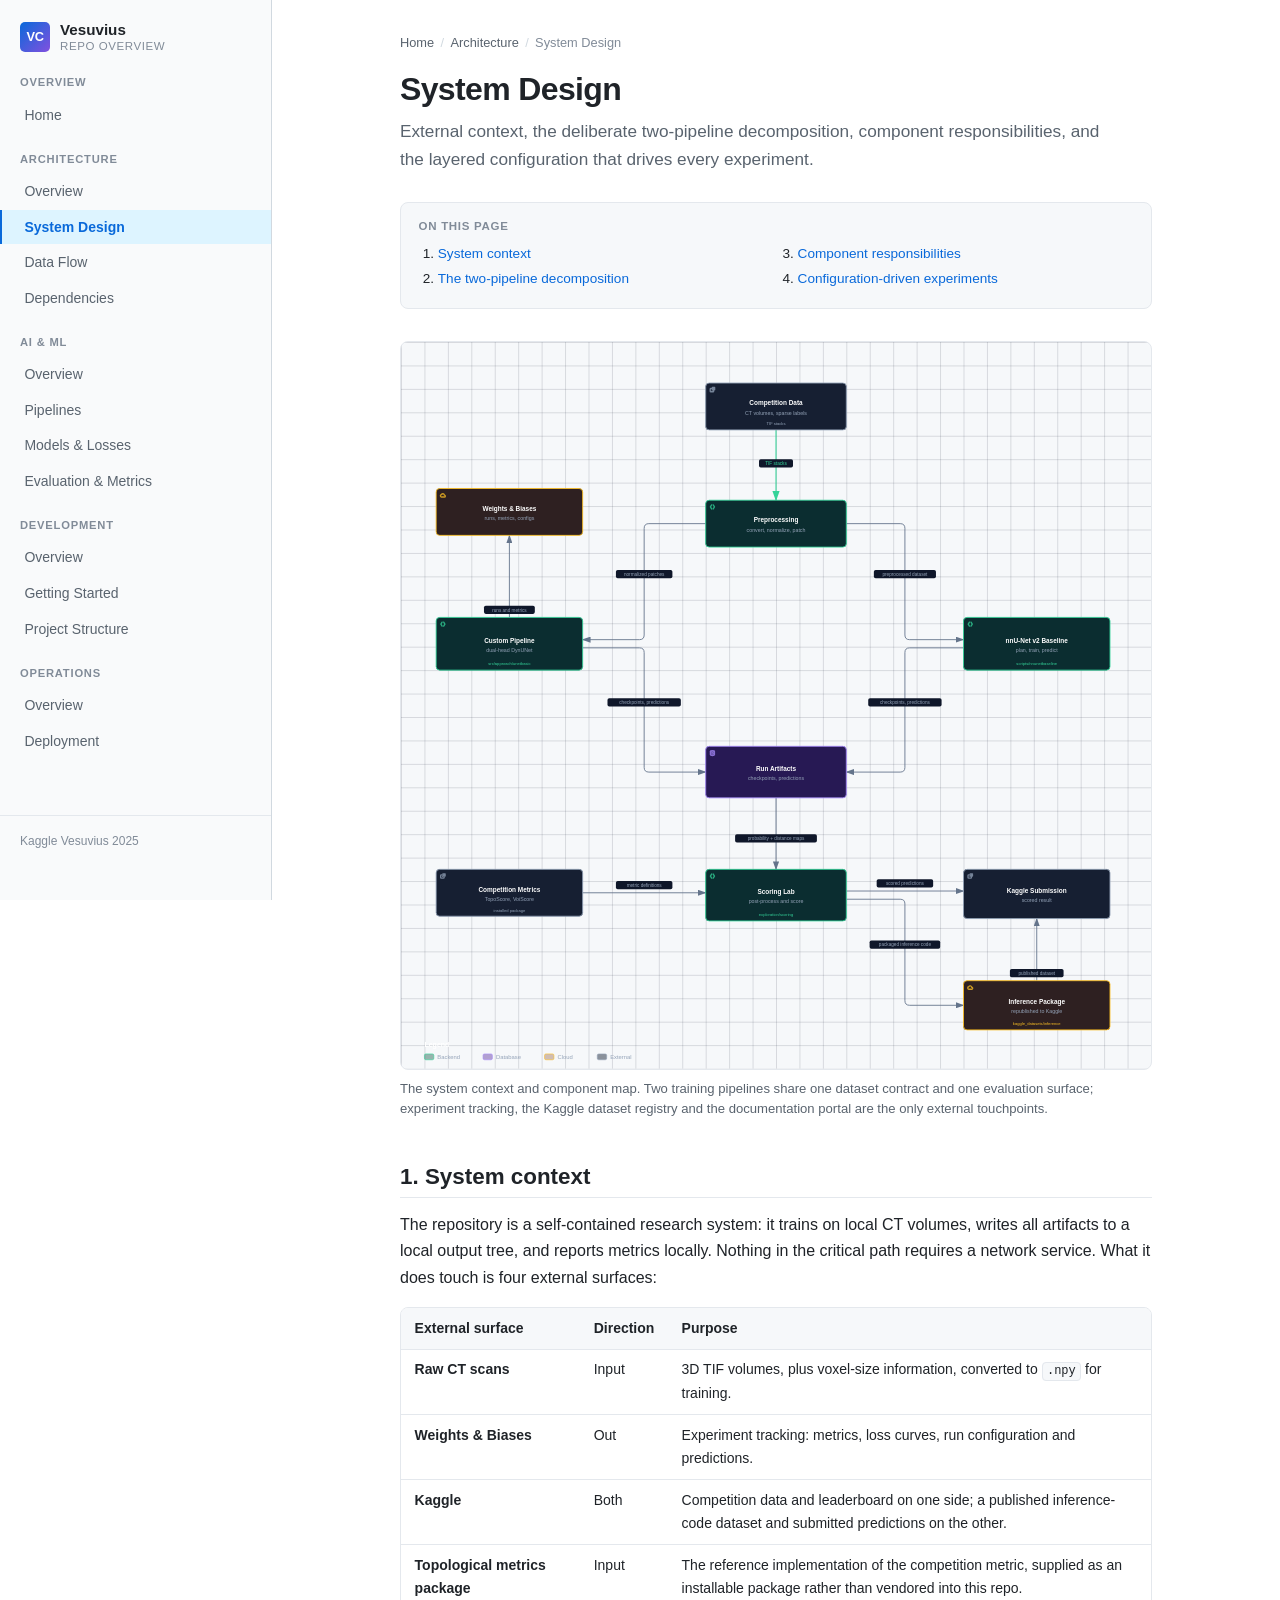
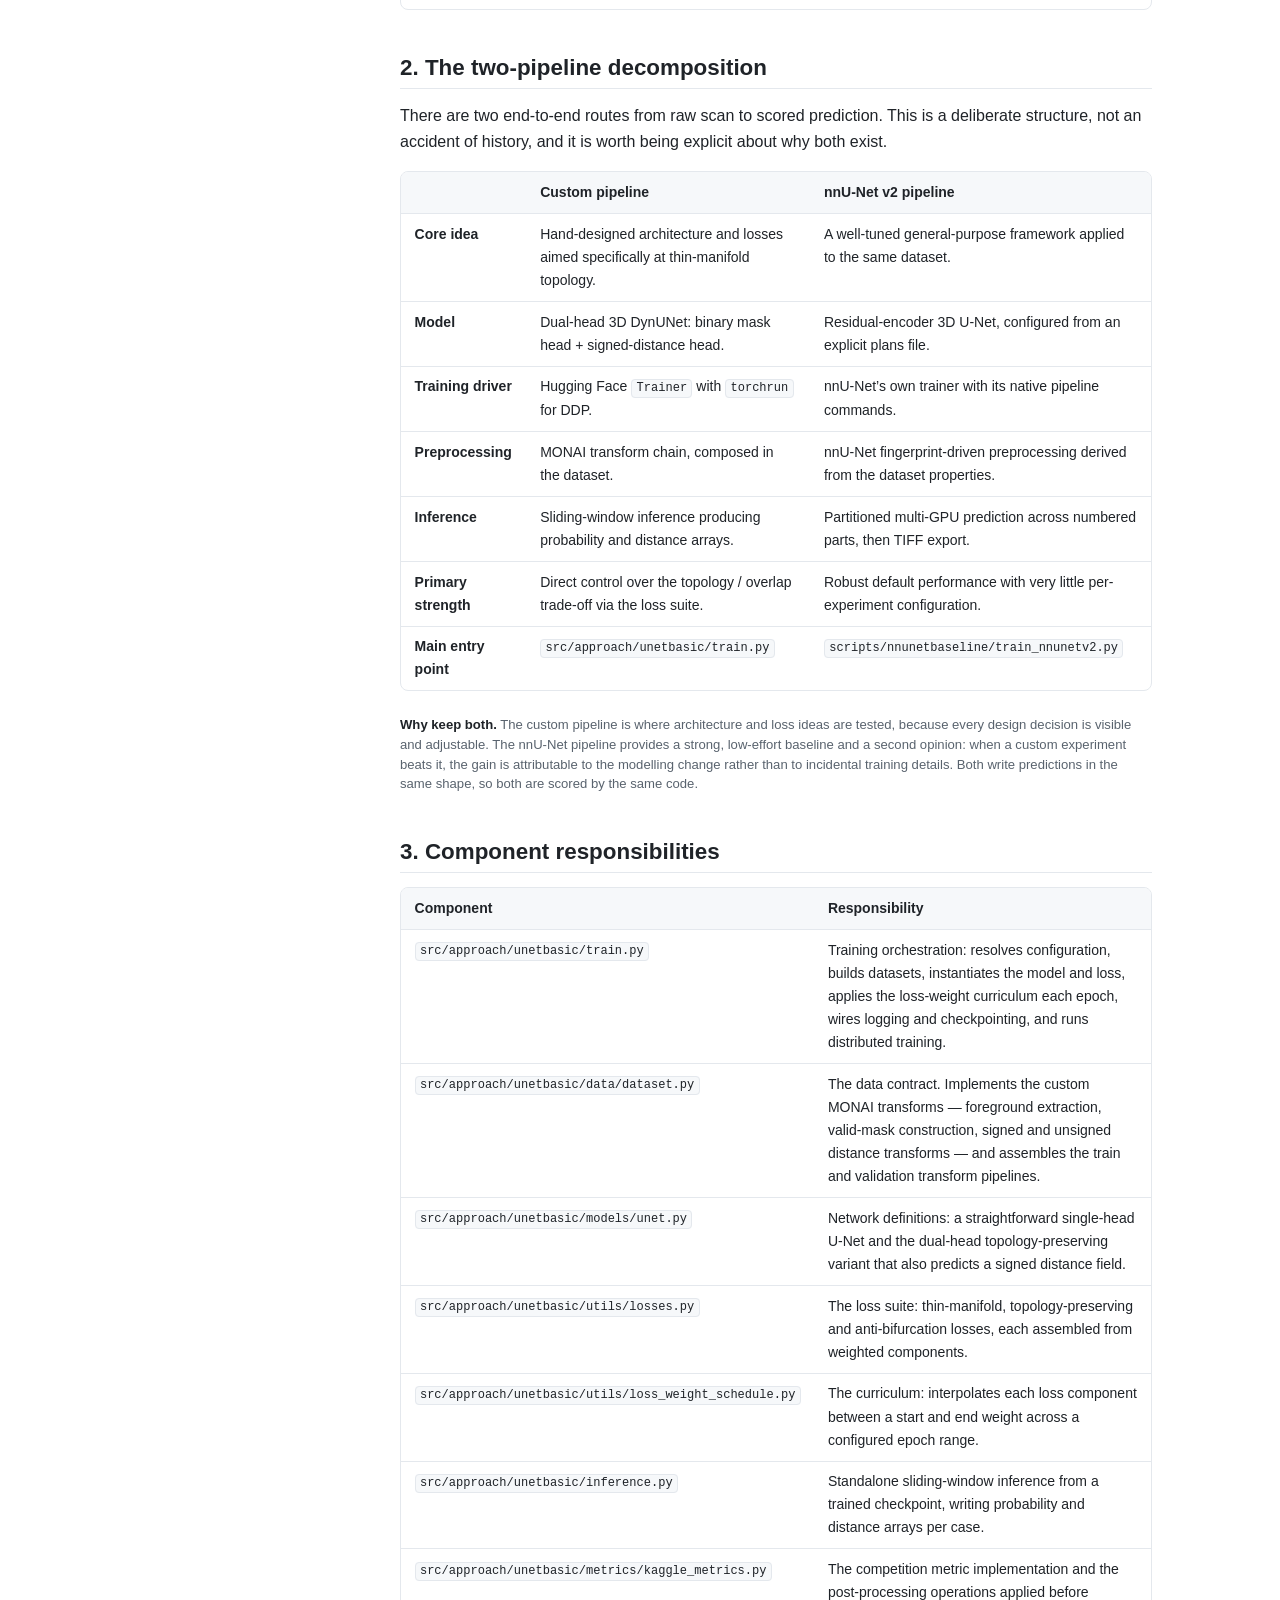
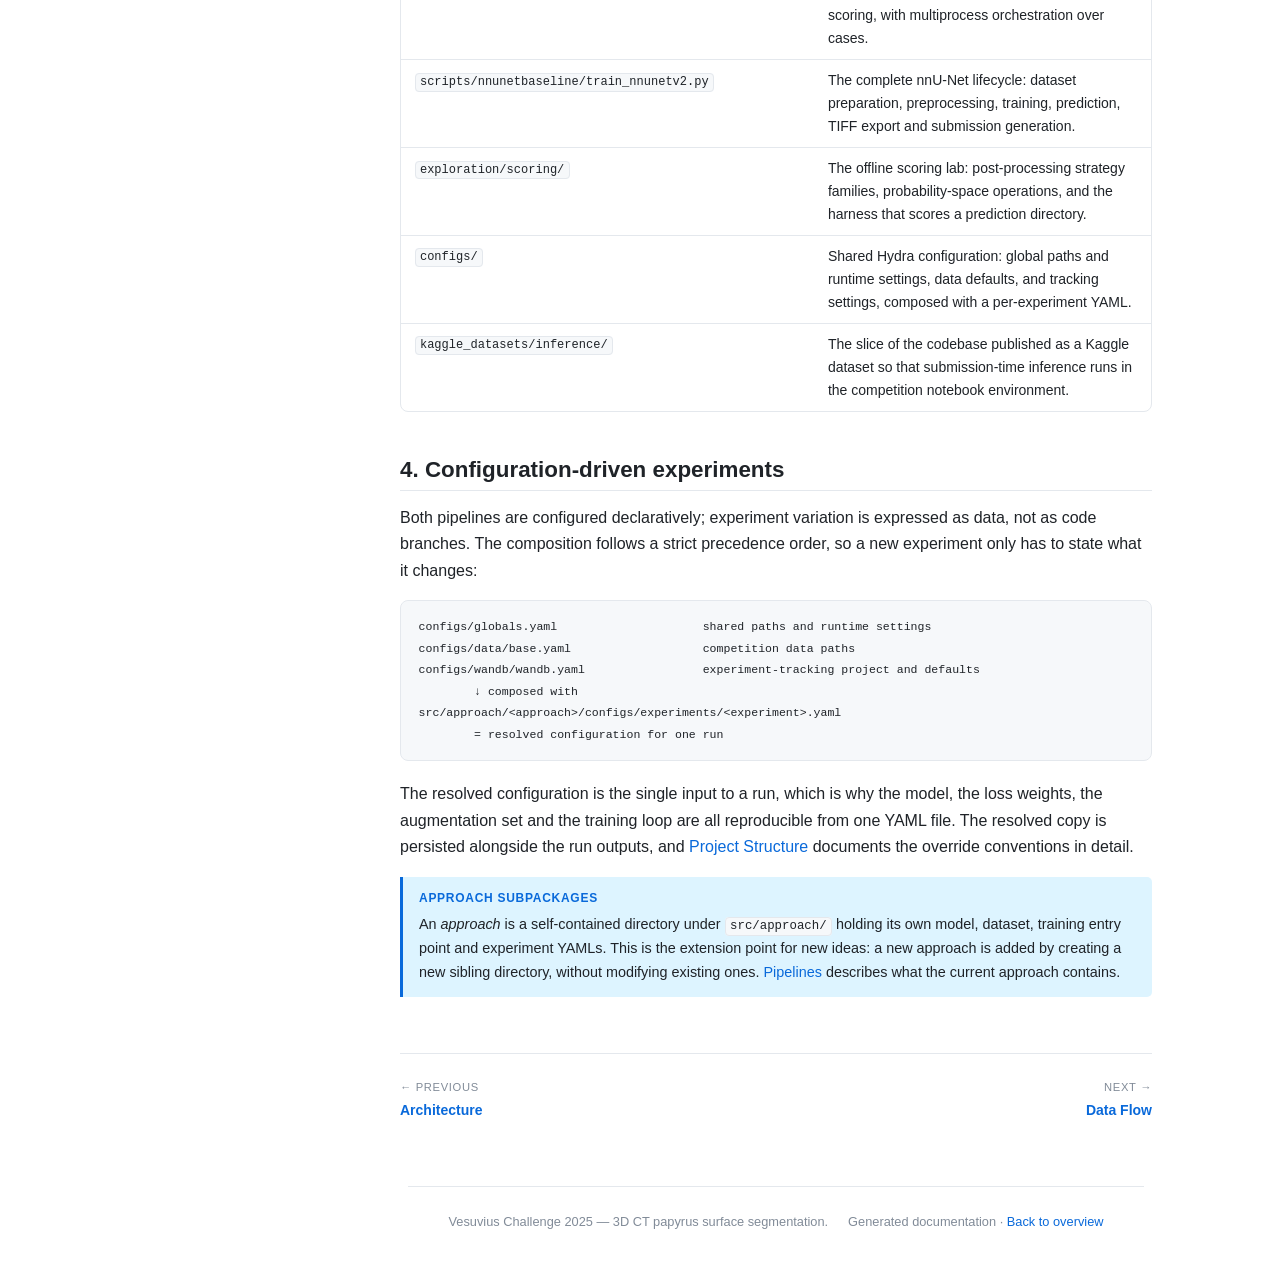
<file: docs/repo-overview/architecture/system.html>
<!DOCTYPE html>
<html lang="en" data-theme="light">
<head>
<meta charset="utf-8">
<meta name="viewport" content="width=device-width, initial-scale=1">
<title>System Design &middot; Vesuvius Repo Overview</title>
<meta name="description" content="External context, the deliberate two-pipeline decomposition, component responsibilities, and the layered configuration that drives every experiment.">
<link rel="stylesheet" href="../assets/css/style.css">
<link rel="stylesheet" href="../assets/css/diagrams.css">
<script>(function(){var d=document.documentElement;try{var t=localStorage.getItem("vesuvius-docs-theme");}catch(e){var t=null;}if(!t){t=window.matchMedia&&window.matchMedia("(prefers-color-scheme: dark)").matches?"dark":"light";}d.setAttribute("data-theme",t);})();</script>
<script defer src="../assets/js/site.js"></script>
</head>
<body>
<a class="skip-link" href="#main">Skip to content</a>
<div class="sidebar__scrim"></div>

<div class="layout">
  <aside class="sidebar" id="sidebar">
    <a class="brand" href="../index.html">
      <span class="brand__mark" aria-hidden="true">VC</span>
      <span class="brand__text">
        <span class="brand__title">Vesuvius</span>
        <span class="brand__subtitle">Repo Overview</span>
      </span>
    </a>
    <nav class="nav" aria-label="Documentation">
<div class="nav__group">
<div class="nav__label">Overview</div>
<a class="nav__link" href="../index.html">Home</a>
</div>
<div class="nav__group">
<div class="nav__label">Architecture</div>
<a class="nav__link" href="../architecture/index.html">Overview</a>
<a class="nav__link is-active" href="../architecture/system.html" aria-current="page">System Design</a>
<a class="nav__link" href="../architecture/data-flow.html">Data Flow</a>
<a class="nav__link" href="../architecture/dependencies.html">Dependencies</a>
</div>
<div class="nav__group">
<div class="nav__label">AI &amp; ML</div>
<a class="nav__link" href="../ai/index.html">Overview</a>
<a class="nav__link" href="../ai/pipeline.html">Pipelines</a>
<a class="nav__link" href="../ai/models.html">Models &amp; Losses</a>
<a class="nav__link" href="../ai/evaluation.html">Evaluation &amp; Metrics</a>
</div>
<div class="nav__group">
<div class="nav__label">Development</div>
<a class="nav__link" href="../development/index.html">Overview</a>
<a class="nav__link" href="../development/getting-started.html">Getting Started</a>
<a class="nav__link" href="../development/project-structure.html">Project Structure</a>
</div>
<div class="nav__group">
<div class="nav__label">Operations</div>
<a class="nav__link" href="../operations/index.html">Overview</a>
<a class="nav__link" href="../operations/deployment.html">Deployment</a>
</div>
    </nav>
    <div class="sidebar__footer">
      <span>Kaggle Vesuvius 2025</span>
    </div>
  </aside>

  <div class="main">
    <header class="topbar">
      <button class="topbar__toggle" type="button" aria-controls="sidebar"
              aria-expanded="false" aria-label="Toggle navigation">&#9776;</button>
      <span class="topbar__title">System Design</span>
      <button class="theme-toggle" type="button">Dark</button>
    </header>

    <main class="content" id="main">
<nav class="breadcrumb" aria-label="Breadcrumb"><a href="../index.html">Home</a><span class="breadcrumb__sep">/</span><a href="../architecture/index.html">Architecture</a><span class="breadcrumb__sep">/</span><span>System Design</span></nav>
<h1>System Design</h1>
<p class="page-lede">External context, the deliberate two-pipeline decomposition, component responsibilities, and the layered configuration that drives every experiment.</p>
<div class="toc" data-toc hidden></div>

<figure class="figure--diagram">
  <div class="diagram archify-figure">
<svg class="diagram__svg" xmlns="http://www.w3.org/2000/svg" viewBox="0 0 1280 1240" role="img" lang="en" aria-labelledby="archify-diagram-title--system-context archify-diagram-description--system-context" data-preset="classic" data-quality-profile="showcase">
        <title id="archify-diagram-title--system-context">Vesuvius Segmentation — System Context</title>
        <desc id="archify-diagram-description--system-context">An architecture diagram generated by Archify.</desc>
        <!-- Definitions -->
        <defs>
          <marker id="arrowhead--system-context" markerWidth="10" markerHeight="7" refX="9" refY="3.5" orient="auto">
            <polygon points="0 0, 10 3.5, 0 7" class="m-default" />
          </marker>
          <marker id="arrowhead-emphasis--system-context" markerWidth="10" markerHeight="7" refX="9" refY="3.5" orient="auto">
            <polygon points="0 0, 10 3.5, 0 7" class="m-emphasis" />
          </marker>
          <marker id="arrowhead-security--system-context" markerWidth="10" markerHeight="7" refX="9" refY="3.5" orient="auto">
            <polygon points="0 0, 10 3.5, 0 7" class="m-security" />
          </marker>
          <marker id="arrowhead-dashed--system-context" markerWidth="10" markerHeight="7" refX="9" refY="3.5" orient="auto">
            <polygon points="0 0, 10 3.5, 0 7" class="m-dashed" />
          </marker>
          <pattern id="grid--system-context" width="40" height="40" patternUnits="userSpaceOnUse">
            <path d="M 40 0 L 0 0 0 40" class="c-grid" stroke-width="0.5"/>
          </pattern>
        </defs>

        <!-- Background Grid -->
        <rect width="100%" height="100%" fill="url(#grid--system-context)" />

        <!-- Boundaries (behind everything) -->


        <!-- Connection paths (before components for correct z-order) -->
        <path data-edge-from="ct" data-edge-to="prep" data-edge-label="TIF stacks" data-edge-key="0" data-edge-id="ct-to-prep--system-context" data-composition-points="640,150;640,270" d="M 640 150 L 640 270" class="a-emphasis" stroke-width="1.8" marker-end="url(#arrowhead-emphasis--system-context)"/>
        <path data-edge-from="prep" data-edge-to="custom" data-edge-label="normalized patches" data-edge-key="1" data-edge-id="prep-to-custom--system-context" data-composition-points="520,310;415,310;415,508;310,508" d="M 520 310 L 423 310 Q 415 310 415 318 L 415 500 Q 415 508 407 508 L 310 508" class="a-default" stroke-width="1.5" marker-end="url(#arrowhead--system-context)"/>
        <path data-edge-from="prep" data-edge-to="nnunet" data-edge-label="preprocessed dataset" data-edge-key="2" data-edge-id="prep-to-nnunet--system-context" data-composition-points="760,310;860,310;860,508;960,508" d="M 760 310 L 852 310 Q 860 310 860 318 L 860 500 Q 860 508 868 508 L 960 508" class="a-default" stroke-width="1.5" marker-end="url(#arrowhead--system-context)"/>
        <path data-edge-from="custom" data-edge-to="tracking" data-edge-label="runs and metrics" data-edge-key="3" data-edge-id="custom-to-tracking--system-context" data-composition-points="185,470;185,330" d="M 185 470 L 185 330" class="a-default" stroke-width="1.5" marker-end="url(#arrowhead--system-context)"/>
        <path data-edge-from="custom" data-edge-to="artifacts" data-edge-label="checkpoints, predictions" data-edge-key="4" data-edge-id="custom-to-artifacts--system-context" data-composition-points="310,522;415,522;415,734;520,734" d="M 310 522 L 407 522 Q 415 522 415 530 L 415 726 Q 415 734 423 734 L 520 734" class="a-default" stroke-width="1.5" marker-end="url(#arrowhead--system-context)"/>
        <path data-edge-from="nnunet" data-edge-to="artifacts" data-edge-label="checkpoints, predictions" data-edge-key="5" data-edge-id="nnunet-to-artifacts--system-context" data-composition-points="960,522;860,522;860,734;760,734" d="M 960 522 L 868 522 Q 860 522 860 530 L 860 726 Q 860 734 852 734 L 760 734" class="a-default" stroke-width="1.5" marker-end="url(#arrowhead--system-context)"/>
        <path data-edge-from="artifacts" data-edge-to="scoring" data-edge-label="probability + distance maps" data-edge-key="6" data-edge-id="artifacts-to-scoring--system-context" data-composition-points="640,778;640,900" d="M 640 778 L 640 900" class="a-default" stroke-width="1.5" marker-end="url(#arrowhead--system-context)"/>
        <path data-edge-from="metrics" data-edge-to="scoring" data-edge-label="metric definitions" data-edge-key="7" data-edge-id="metrics-to-scoring--system-context" data-composition-points="310,940;520,940" d="M 310 940 L 520 940" class="a-default" stroke-width="1.5" marker-end="url(#arrowhead--system-context)"/>
        <path data-edge-from="scoring" data-edge-to="kaggle" data-edge-label="scored predictions" data-edge-key="8" data-edge-id="scoring-to-kaggle--system-context" data-composition-points="760,937;960,937" d="M 760 937 L 960 937" class="a-default" stroke-width="1.5" marker-end="url(#arrowhead--system-context)"/>
        <path data-edge-from="scoring" data-edge-to="kaggleassets" data-edge-label="packaged inference code" data-edge-key="9" data-edge-id="scoring-to-package--system-context" data-composition-points="760,951;860,951;860,1132;960,1132" d="M 760 951 L 852 951 Q 860 951 860 959 L 860 1124 Q 860 1132 868 1132 L 960 1132" class="a-default" stroke-width="1.5" marker-end="url(#arrowhead--system-context)"/>
        <path data-edge-from="kaggleassets" data-edge-to="kaggle" data-edge-label="published dataset" data-edge-key="10" data-edge-id="package-to-kaggle--system-context" data-composition-points="1085,1090;1085,984" d="M 1085 1090 L 1085 984" class="a-default" stroke-width="1.5" marker-end="url(#arrowhead--system-context)"/>

        <!-- Components -->
        <g id="node-ct--system-context" data-node-id="ct--system-context" data-node-label="Competition Data" tabindex="0" role="button" aria-label="Focus Competition Data, CT volumes, sparse labels, Architecture component" aria-pressed="false" data-node-kind="external" data-node-sublabel="CT volumes, sparse labels" data-node-tag="TIF stacks" data-node-context="Architecture component">
          <title>Competition Data · CT volumes, sparse labels · Architecture component · TIF stacks</title>
          <rect x="520" y="70" width="240" height="80" rx="6" class="c-mask"/>
          <rect x="520" y="70" width="240" height="80" rx="6" class="c-external" stroke-width="1.5"/>
          <g aria-hidden="true" data-semantic-sigil="external" class="semantic-sigil s-external" transform="translate(526 76) scale(0.6875)">
            <rect x="2.5" y="5" width="8.5" height="8" rx="1.5"/>
            <path d="M8 2.5h5.5V8M13.5 2.5 7.5 8.5"/>
          </g>
          <text data-node-label="" data-detail-anchor="" x="640" y="108" class="t-primary" font-size="11" font-weight="600" text-anchor="middle">Competition Data</text>
        <text data-detail="context" x="640" y="124" class="t-muted" font-size="9" text-anchor="middle">CT volumes, sparse labels</text>
        <text data-detail="fine" x="640" y="142" class="t-external" font-size="7" text-anchor="middle">TIF stacks</text>
        </g>

        <g id="node-prep--system-context" data-node-id="prep--system-context" data-node-label="Preprocessing" tabindex="0" role="button" aria-label="Focus Preprocessing, convert, normalize, patch, Architecture component" aria-pressed="false" data-node-kind="backend" data-node-sublabel="convert, normalize, patch" data-node-context="Architecture component">
          <title>Preprocessing · convert, normalize, patch · Architecture component</title>
          <rect x="520" y="270" width="240" height="80" rx="6" class="c-mask"/>
          <rect x="520" y="270" width="240" height="80" rx="6" class="c-backend" stroke-width="1.5"/>
          <g aria-hidden="true" data-semantic-sigil="backend" class="semantic-sigil s-backend" transform="translate(526 276) scale(0.6875)">
            <path d="M6 3 3 8l3 5M10 3l3 5-3 5"/>
          </g>
          <text data-node-label="" data-detail-anchor="" x="640" y="308" class="t-primary" font-size="11" font-weight="600" text-anchor="middle">Preprocessing</text>
        <text data-detail="context" x="640" y="324" class="t-muted" font-size="9" text-anchor="middle">convert, normalize, patch</text>
        </g>

        <g id="node-custom--system-context" data-node-id="custom--system-context" data-node-label="Custom Pipeline" tabindex="0" role="button" aria-label="Focus Custom Pipeline, dual-head DynUNet, Architecture component" aria-pressed="false" data-node-kind="backend" data-node-sublabel="dual-head DynUNet" data-node-tag="src/approach/unetbasic" data-node-context="Architecture component">
          <title>Custom Pipeline · dual-head DynUNet · Architecture component · src/approach/unetbasic</title>
          <rect x="60" y="470" width="250" height="90" rx="6" class="c-mask"/>
          <rect x="60" y="470" width="250" height="90" rx="6" class="c-backend" stroke-width="1.5"/>
          <g aria-hidden="true" data-semantic-sigil="backend" class="semantic-sigil s-backend" transform="translate(66 476) scale(0.6875)">
            <path d="M6 3 3 8l3 5M10 3l3 5-3 5"/>
          </g>
          <text data-node-label="" data-detail-anchor="" x="185" y="513" class="t-primary" font-size="11" font-weight="600" text-anchor="middle">Custom Pipeline</text>
        <text data-detail="context" x="185" y="529" class="t-muted" font-size="9" text-anchor="middle">dual-head DynUNet</text>
        <text data-detail="fine" x="185" y="552" class="t-backend" font-size="7" text-anchor="middle">src/approach/unetbasic</text>
        </g>

        <g id="node-nnunet--system-context" data-node-id="nnunet--system-context" data-node-label="nnU-Net v2 Baseline" tabindex="0" role="button" aria-label="Focus nnU-Net v2 Baseline, plan, train, predict, Architecture component" aria-pressed="false" data-node-kind="backend" data-node-sublabel="plan, train, predict" data-node-tag="scripts/nnunetbaseline" data-node-context="Architecture component">
          <title>nnU-Net v2 Baseline · plan, train, predict · Architecture component · scripts/nnunetbaseline</title>
          <rect x="960" y="470" width="250" height="90" rx="6" class="c-mask"/>
          <rect x="960" y="470" width="250" height="90" rx="6" class="c-backend" stroke-width="1.5"/>
          <g aria-hidden="true" data-semantic-sigil="backend" class="semantic-sigil s-backend" transform="translate(966 476) scale(0.6875)">
            <path d="M6 3 3 8l3 5M10 3l3 5-3 5"/>
          </g>
          <text data-node-label="" data-detail-anchor="" x="1085" y="513" class="t-primary" font-size="11" font-weight="600" text-anchor="middle">nnU-Net v2 Baseline</text>
        <text data-detail="context" x="1085" y="529" class="t-muted" font-size="9" text-anchor="middle">plan, train, predict</text>
        <text data-detail="fine" x="1085" y="552" class="t-backend" font-size="7" text-anchor="middle">scripts/nnunetbaseline</text>
        </g>

        <g id="node-tracking--system-context" data-node-id="tracking--system-context" data-node-label="Weights &amp; Biases" tabindex="0" role="button" aria-label="Focus Weights &amp; Biases, runs, metrics, configs, Architecture component" aria-pressed="false" data-node-kind="cloud" data-node-sublabel="runs, metrics, configs" data-node-context="Architecture component">
          <title>Weights &amp; Biases · runs, metrics, configs · Architecture component</title>
          <rect x="60" y="250" width="250" height="80" rx="6" class="c-mask"/>
          <rect x="60" y="250" width="250" height="80" rx="6" class="c-cloud" stroke-width="1.5"/>
          <g aria-hidden="true" data-semantic-sigil="cloud" class="semantic-sigil s-cloud" transform="translate(66 256) scale(0.6875)">
            <path d="M4.3 12.5h7.3a2.4 2.4 0 0 0 .2-4.8 4 4 0 0 0-7.5-1.3A3.1 3.1 0 0 0 4.3 12.5Z"/>
          </g>
          <text data-node-label="" data-detail-anchor="" x="185" y="288" class="t-primary" font-size="11" font-weight="600" text-anchor="middle">Weights &amp; Biases</text>
        <text data-detail="context" x="185" y="304" class="t-muted" font-size="9" text-anchor="middle">runs, metrics, configs</text>
        </g>

        <g id="node-artifacts--system-context" data-node-id="artifacts--system-context" data-node-label="Run Artifacts" tabindex="0" role="button" aria-label="Focus Run Artifacts, checkpoints, predictions, Architecture component" aria-pressed="false" data-node-kind="database" data-node-sublabel="checkpoints, predictions" data-node-context="Architecture component">
          <title>Run Artifacts · checkpoints, predictions · Architecture component</title>
          <rect x="520" y="690" width="240" height="88" rx="6" class="c-mask"/>
          <rect x="520" y="690" width="240" height="88" rx="6" class="c-database" stroke-width="1.5"/>
          <g aria-hidden="true" data-semantic-sigil="database" class="semantic-sigil s-database" transform="translate(526 696) scale(0.6875)">
            <ellipse cx="8" cy="4" rx="5" ry="2"/>
            <path d="M3 4v8c0 1.1 2.2 2 5 2s5-.9 5-2V4M3 8c0 1.1 2.2 2 5 2s5-.9 5-2"/>
          </g>
          <text data-node-label="" data-detail-anchor="" x="640" y="732" class="t-primary" font-size="11" font-weight="600" text-anchor="middle">Run Artifacts</text>
        <text data-detail="context" x="640" y="748" class="t-muted" font-size="9" text-anchor="middle">checkpoints, predictions</text>
        </g>

        <g id="node-metrics--system-context" data-node-id="metrics--system-context" data-node-label="Competition Metrics" tabindex="0" role="button" aria-label="Focus Competition Metrics, TopoScore, VoiScore, Architecture component" aria-pressed="false" data-node-kind="external" data-node-sublabel="TopoScore, VoiScore" data-node-tag="installed package" data-node-context="Architecture component">
          <title>Competition Metrics · TopoScore, VoiScore · Architecture component · installed package</title>
          <rect x="60" y="900" width="250" height="80" rx="6" class="c-mask"/>
          <rect x="60" y="900" width="250" height="80" rx="6" class="c-external" stroke-width="1.5"/>
          <g aria-hidden="true" data-semantic-sigil="external" class="semantic-sigil s-external" transform="translate(66 906) scale(0.6875)">
            <rect x="2.5" y="5" width="8.5" height="8" rx="1.5"/>
            <path d="M8 2.5h5.5V8M13.5 2.5 7.5 8.5"/>
          </g>
          <text data-node-label="" data-detail-anchor="" x="185" y="938" class="t-primary" font-size="11" font-weight="600" text-anchor="middle">Competition Metrics</text>
        <text data-detail="context" x="185" y="954" class="t-muted" font-size="9" text-anchor="middle">TopoScore, VoiScore</text>
        <text data-detail="fine" x="185" y="972" class="t-external" font-size="7" text-anchor="middle">installed package</text>
        </g>

        <g id="node-scoring--system-context" data-node-id="scoring--system-context" data-node-label="Scoring Lab" tabindex="0" role="button" aria-label="Focus Scoring Lab, post-process and score, Architecture component" aria-pressed="false" data-node-kind="backend" data-node-sublabel="post-process and score" data-node-tag="exploration/scoring" data-node-context="Architecture component">
          <title>Scoring Lab · post-process and score · Architecture component · exploration/scoring</title>
          <rect x="520" y="900" width="240" height="88" rx="6" class="c-mask"/>
          <rect x="520" y="900" width="240" height="88" rx="6" class="c-backend" stroke-width="1.5"/>
          <g aria-hidden="true" data-semantic-sigil="backend" class="semantic-sigil s-backend" transform="translate(526 906) scale(0.6875)">
            <path d="M6 3 3 8l3 5M10 3l3 5-3 5"/>
          </g>
          <text data-node-label="" data-detail-anchor="" x="640" y="942" class="t-primary" font-size="11" font-weight="600" text-anchor="middle">Scoring Lab</text>
        <text data-detail="context" x="640" y="958" class="t-muted" font-size="9" text-anchor="middle">post-process and score</text>
        <text data-detail="fine" x="640" y="980" class="t-backend" font-size="7" text-anchor="middle">exploration/scoring</text>
        </g>

        <g id="node-kaggle--system-context" data-node-id="kaggle--system-context" data-node-label="Kaggle Submission" tabindex="0" role="button" aria-label="Focus Kaggle Submission, scored result, Architecture component" aria-pressed="false" data-node-kind="external" data-node-sublabel="scored result" data-node-context="Architecture component">
          <title>Kaggle Submission · scored result · Architecture component</title>
          <rect x="960" y="900" width="250" height="84" rx="6" class="c-mask"/>
          <rect x="960" y="900" width="250" height="84" rx="6" class="c-external" stroke-width="1.5"/>
          <g aria-hidden="true" data-semantic-sigil="external" class="semantic-sigil s-external" transform="translate(966 906) scale(0.6875)">
            <rect x="2.5" y="5" width="8.5" height="8" rx="1.5"/>
            <path d="M8 2.5h5.5V8M13.5 2.5 7.5 8.5"/>
          </g>
          <text data-node-label="" data-detail-anchor="" x="1085" y="940" class="t-primary" font-size="11" font-weight="600" text-anchor="middle">Kaggle Submission</text>
        <text data-detail="context" x="1085" y="956" class="t-muted" font-size="9" text-anchor="middle">scored result</text>
        </g>

        <g id="node-kaggleassets--system-context" data-node-id="kaggleassets--system-context" data-node-label="Inference Package" tabindex="0" role="button" aria-label="Focus Inference Package, republished to Kaggle, Architecture component" aria-pressed="false" data-node-kind="cloud" data-node-sublabel="republished to Kaggle" data-node-tag="kaggle_datasets/inference" data-node-context="Architecture component">
          <title>Inference Package · republished to Kaggle · Architecture component · kaggle_datasets/inference</title>
          <rect x="960" y="1090" width="250" height="84" rx="6" class="c-mask"/>
          <rect x="960" y="1090" width="250" height="84" rx="6" class="c-cloud" stroke-width="1.5"/>
          <g aria-hidden="true" data-semantic-sigil="cloud" class="semantic-sigil s-cloud" transform="translate(966 1096) scale(0.6875)">
            <path d="M4.3 12.5h7.3a2.4 2.4 0 0 0 .2-4.8 4 4 0 0 0-7.5-1.3A3.1 3.1 0 0 0 4.3 12.5Z"/>
          </g>
          <text data-node-label="" data-detail-anchor="" x="1085" y="1130" class="t-primary" font-size="11" font-weight="600" text-anchor="middle">Inference Package</text>
        <text data-detail="context" x="1085" y="1146" class="t-muted" font-size="9" text-anchor="middle">republished to Kaggle</text>
        <text data-detail="fine" x="1085" y="1166" class="t-cloud" font-size="7" text-anchor="middle">kaggle_datasets/inference</text>
        </g>

        <!-- Connection labels -->
        <g data-detail="context" data-edge-from="ct" data-edge-to="prep" data-edge-label="TIF stacks" data-edge-key="0" data-edge-id="ct-to-prep--system-context-2">
          <rect x="611" y="200" width="58" height="14" rx="3" class="c-mask"/>
          <text x="640" y="210" class="t-backend" font-size="8" text-anchor="middle">TIF stacks</text>
        </g>
        <g data-detail="context" data-edge-from="prep" data-edge-to="custom" data-edge-label="normalized patches" data-edge-key="1" data-edge-id="prep-to-custom--system-context-2">
          <rect x="366.8" y="389" width="96.39999999999999" height="14" rx="3" class="c-mask"/>
          <text x="415" y="399" class="t-muted" font-size="8" text-anchor="middle">normalized patches</text>
        </g>
        <g data-detail="context" data-edge-from="prep" data-edge-to="nnunet" data-edge-label="preprocessed dataset" data-edge-key="2" data-edge-id="prep-to-nnunet--system-context-2">
          <rect x="807" y="389" width="106" height="14" rx="3" class="c-mask"/>
          <text x="860" y="399" class="t-muted" font-size="8" text-anchor="middle">preprocessed dataset</text>
        </g>
        <g data-detail="context" data-edge-from="custom" data-edge-to="tracking" data-edge-label="runs and metrics" data-edge-key="3" data-edge-id="custom-to-tracking--system-context-2">
          <rect x="141.6" y="450" width="86.8" height="14" rx="3" class="c-mask"/>
          <text x="185" y="460" class="t-muted" font-size="8" text-anchor="middle">runs and metrics</text>
        </g>
        <g data-detail="context" data-edge-from="custom" data-edge-to="artifacts" data-edge-label="checkpoints, predictions" data-edge-key="4" data-edge-id="custom-to-artifacts--system-context-2">
          <rect x="352.4" y="608" width="125.19999999999999" height="14" rx="3" class="c-mask"/>
          <text x="415" y="618" class="t-muted" font-size="8" text-anchor="middle">checkpoints, predictions</text>
        </g>
        <g data-detail="context" data-edge-from="nnunet" data-edge-to="artifacts" data-edge-label="checkpoints, predictions" data-edge-key="5" data-edge-id="nnunet-to-artifacts--system-context-2">
          <rect x="797.4" y="608" width="125.19999999999999" height="14" rx="3" class="c-mask"/>
          <text x="860" y="618" class="t-muted" font-size="8" text-anchor="middle">checkpoints, predictions</text>
        </g>
        <g data-detail="context" data-edge-from="artifacts" data-edge-to="scoring" data-edge-label="probability + distance maps" data-edge-key="6" data-edge-id="artifacts-to-scoring--system-context-2">
          <rect x="570.2" y="840" width="139.6" height="14" rx="3" class="c-mask"/>
          <text x="640" y="850" class="t-muted" font-size="8" text-anchor="middle">probability + distance maps</text>
        </g>
        <g data-detail="context" data-edge-from="metrics" data-edge-to="scoring" data-edge-label="metric definitions" data-edge-key="7" data-edge-id="metrics-to-scoring--system-context-2">
          <rect x="366.8" y="920" width="96.39999999999999" height="14" rx="3" class="c-mask"/>
          <text x="415" y="930" class="t-muted" font-size="8" text-anchor="middle">metric definitions</text>
        </g>
        <g data-detail="context" data-edge-from="scoring" data-edge-to="kaggle" data-edge-label="scored predictions" data-edge-key="8" data-edge-id="scoring-to-kaggle--system-context-2">
          <rect x="811.8" y="917" width="96.39999999999999" height="14" rx="3" class="c-mask"/>
          <text x="860" y="927" class="t-muted" font-size="8" text-anchor="middle">scored predictions</text>
        </g>
        <g data-detail="context" data-edge-from="scoring" data-edge-to="kaggleassets" data-edge-label="packaged inference code" data-edge-key="9" data-edge-id="scoring-to-package--system-context-2">
          <rect x="799.8" y="1021.5" width="120.39999999999999" height="14" rx="3" class="c-mask"/>
          <text x="860" y="1031.5" class="t-muted" font-size="8" text-anchor="middle">packaged inference code</text>
        </g>
        <g data-detail="context" data-edge-from="kaggleassets" data-edge-to="kaggle" data-edge-label="published dataset" data-edge-key="10" data-edge-id="package-to-kaggle--system-context-2">
          <rect x="1039.2" y="1070" width="91.6" height="14" rx="3" class="c-mask"/>
          <text x="1085" y="1080" class="t-muted" font-size="8" text-anchor="middle">published dataset</text>
        </g>

        <!-- Boundary labels (foreground masks keep routes out of titles) -->


        <!-- Legend -->
        <g data-legend="" data-legend-bridge="">
          <text x="40" y="1204" class="t-primary" font-size="12" font-weight="650">Legend</text>
          <g data-legend-semantic-kind="backend" data-legend-kind="backend" data-legend-label="Backend" data-legend-x="40" data-legend-baseline="1224" data-legend-width="78">
            <rect x="40" y="1215" width="16" height="10" rx="2.5" class="c-backend" stroke-width="1"/>
            <text x="62" y="1224" class="t-muted" font-size="10" font-weight="500">Backend</text>
          </g>
          <g data-legend-semantic-kind="database" data-legend-kind="database" data-legend-label="Database" data-legend-x="140" data-legend-baseline="1224" data-legend-width="83">
            <rect x="140" y="1215" width="16" height="10" rx="2.5" class="c-database" stroke-width="1"/>
            <text x="162" y="1224" class="t-muted" font-size="10" font-weight="500">Database</text>
          </g>
          <g data-legend-semantic-kind="cloud" data-legend-kind="cloud" data-legend-label="Cloud" data-legend-x="245" data-legend-baseline="1224" data-legend-width="68">
            <rect x="245" y="1215" width="16" height="10" rx="2.5" class="c-cloud" stroke-width="1"/>
            <text x="267" y="1224" class="t-muted" font-size="10" font-weight="500">Cloud</text>
          </g>
          <g data-legend-semantic-kind="external" data-legend-kind="external" data-legend-label="External" data-legend-x="335" data-legend-baseline="1224" data-legend-width="83">
            <rect x="335" y="1215" width="16" height="10" rx="2.5" class="c-external" stroke-width="1"/>
            <text x="357" y="1224" class="t-muted" font-size="10" font-weight="500">External</text>
          </g>
        </g>
      </svg>
  </div>
<figcaption>The system context and component map. Two training pipelines share one dataset contract and one evaluation surface; experiment tracking, the Kaggle dataset registry and the documentation portal are the only external touchpoints.</figcaption>
</figure>

<h2 id="system-context">1. System context</h2>

<p>
  The repository is a self-contained research system: it trains on local CT volumes, writes all
  artifacts to a local output tree, and reports metrics locally. Nothing in the critical path
  requires a network service. What it does touch is four external surfaces:
</p>

<div class="table-wrap">
<table>
  <thead>
    <tr><th>External surface</th><th>Direction</th><th>Purpose</th></tr>
  </thead>
  <tbody>
    <tr>
      <td><strong>Raw CT scans</strong></td>
      <td>Input</td>
      <td>3D TIF volumes, plus voxel-size information, converted to <code>.npy</code> for training.</td>
    </tr>
    <tr>
      <td><strong>Weights &amp; Biases</strong></td>
      <td>Out</td>
      <td>Experiment tracking: metrics, loss curves, run configuration and predictions.</td>
    </tr>
    <tr>
      <td><strong>Kaggle</strong></td>
      <td>Both</td>
      <td>Competition data and leaderboard on one side; a published inference-code dataset and submitted predictions on the other.</td>
    </tr>
    <tr>
      <td><strong>Topological metrics package</strong></td>
      <td>Input</td>
      <td>The reference implementation of the competition metric, supplied as an installable package rather than vendored into this repo.</td>
    </tr>
  </tbody>
</table>
</div>

<h2 id="the-two-pipeline-decomposition">2. The two-pipeline decomposition</h2>

<p>
  There are two end-to-end routes from raw scan to scored prediction. This is a deliberate
  structure, not an accident of history, and it is worth being explicit about why both exist.
</p>

<figure>
  <div class="table-wrap">
  <table>
    <thead>
      <tr><th>&nbsp;</th><th>Custom pipeline</th><th>nnU-Net v2 pipeline</th></tr>
    </thead>
    <tbody>
      <tr>
        <td><strong>Core idea</strong></td>
        <td>Hand-designed architecture and losses aimed specifically at thin-manifold topology.</td>
        <td>A well-tuned general-purpose framework applied to the same dataset.</td>
      </tr>
      <tr>
        <td><strong>Model</strong></td>
        <td>Dual-head 3D DynUNet: binary mask head + signed-distance head.</td>
        <td>Residual-encoder 3D U-Net, configured from an explicit plans file.</td>
      </tr>
      <tr>
        <td><strong>Training driver</strong></td>
        <td>Hugging&nbsp;Face <code>Trainer</code> with <code>torchrun</code> for DDP.</td>
        <td>nnU-Net&rsquo;s own trainer with its native pipeline commands.</td>
      </tr>
      <tr>
        <td><strong>Preprocessing</strong></td>
        <td>MONAI transform chain, composed in the dataset.</td>
        <td>nnU-Net fingerprint-driven preprocessing derived from the dataset properties.</td>
      </tr>
      <tr>
        <td><strong>Inference</strong></td>
        <td>Sliding-window inference producing probability and distance arrays.</td>
        <td>Partitioned multi-GPU prediction across numbered parts, then TIFF export.</td>
      </tr>
      <tr>
        <td><strong>Primary strength</strong></td>
        <td>Direct control over the topology / overlap trade-off via the loss suite.</td>
        <td>Robust default performance with very little per-experiment configuration.</td>
      </tr>
      <tr>
        <td><strong>Main entry point</strong></td>
        <td><code>src/approach/unetbasic/train.py</code></td>
        <td><code>scripts/nnunetbaseline/train_nnunetv2.py</code></td>
      </tr>
    </tbody>
  </table>
  </div>
  <figcaption>
    <strong>Why keep both.</strong> The custom pipeline is where architecture and loss ideas are
    tested, because every design decision is visible and adjustable. The nnU-Net pipeline provides a
    strong, low-effort baseline and a second opinion: when a custom experiment beats it, the gain is
    attributable to the modelling change rather than to incidental training details. Both write
    predictions in the same shape, so both are scored by the same code.
  </figcaption>
</figure>

<h2 id="component-responsibilities">3. Component responsibilities</h2>

<div class="table-wrap">
<table>
  <thead>
    <tr><th>Component</th><th>Responsibility</th></tr>
  </thead>
  <tbody>
    <tr>
      <td><code>src/approach/unetbasic/train.py</code></td>
      <td>
        Training orchestration: resolves configuration, builds datasets, instantiates the model and
        loss, applies the loss-weight curriculum each epoch, wires logging and checkpointing, and
        runs distributed training.
      </td>
    </tr>
    <tr>
      <td><code>src/approach/unetbasic/data/dataset.py</code></td>
      <td>
        The data contract. Implements the custom MONAI transforms &mdash; foreground extraction,
        valid-mask construction, signed and unsigned distance transforms &mdash; and assembles the
        train and validation transform pipelines.
      </td>
    </tr>
    <tr>
      <td><code>src/approach/unetbasic/models/unet.py</code></td>
      <td>
        Network definitions: a straightforward single-head U-Net and the dual-head
        topology-preserving variant that also predicts a signed distance field.
      </td>
    </tr>
    <tr>
      <td><code>src/approach/unetbasic/utils/losses.py</code></td>
      <td>
        The loss suite: thin-manifold, topology-preserving and anti-bifurcation losses, each
        assembled from weighted components.
      </td>
    </tr>
    <tr>
      <td><code>src/approach/unetbasic/utils/loss_weight_schedule.py</code></td>
      <td>
        The curriculum: interpolates each loss component between a start and end weight across a
        configured epoch range.
      </td>
    </tr>
    <tr>
      <td><code>src/approach/unetbasic/inference.py</code></td>
      <td>
        Standalone sliding-window inference from a trained checkpoint, writing probability and
        distance arrays per case.
      </td>
    </tr>
    <tr>
      <td><code>src/approach/unetbasic/metrics/kaggle_metrics.py</code></td>
      <td>
        The competition metric implementation and the post-processing operations applied before
        scoring, with multiprocess orchestration over cases.
      </td>
    </tr>
    <tr>
      <td><code>scripts/nnunetbaseline/train_nnunetv2.py</code></td>
      <td>
        The complete nnU-Net lifecycle: dataset preparation, preprocessing, training, prediction,
        TIFF export and submission generation.
      </td>
    </tr>
    <tr>
      <td><code>exploration/scoring/</code></td>
      <td>
        The offline scoring lab: post-processing strategy families, probability-space operations,
        and the harness that scores a prediction directory.
      </td>
    </tr>
    <tr>
      <td><code>configs/</code></td>
      <td>
        Shared Hydra configuration: global paths and runtime settings, data defaults, and tracking
        settings, composed with a per-experiment YAML.
      </td>
    </tr>
    <tr>
      <td><code>kaggle_datasets/inference/</code></td>
      <td>
        The slice of the codebase published as a Kaggle dataset so that submission-time inference
        runs in the competition notebook environment.
      </td>
    </tr>
  </tbody>
</table>
</div>

<h2 id="configuration-driven-experiments">4. Configuration-driven experiments</h2>

<p>
  Both pipelines are configured declaratively; experiment variation is expressed as data, not as
  code branches. The composition follows a strict precedence order, so a new experiment only has to
  state what it changes:
</p>

<pre><code>configs/globals.yaml                     shared paths and runtime settings
configs/data/base.yaml                   competition data paths
configs/wandb/wandb.yaml                 experiment-tracking project and defaults
        &darr; composed with
src/approach/&lt;approach&gt;/configs/experiments/&lt;experiment&gt;.yaml
        = resolved configuration for one run</code></pre>

<p>
  The resolved configuration is the single input to a run, which is why the model, the loss
  weights, the augmentation set and the training loop are all reproducible from one YAML file. The
  resolved copy is persisted alongside the run outputs, and
  <a href="../development/project-structure.html">Project Structure</a> documents the override
  conventions in detail.
</p>

<p class="note">
  <span class="note__title">Approach subpackages</span>
  An <em>approach</em> is a self-contained directory under <code>src/approach/</code> holding its own
  model, dataset, training entry point and experiment YAMLs. This is the extension point for new
  ideas: a new approach is added by creating a new sibling directory, without modifying existing
  ones. <a href="../ai/pipeline.html">Pipelines</a> describes what the current approach contains.
</p>

<nav class="pager" aria-label="Section navigation"><a class="pager__prev" href="../architecture/index.html"><span class="pager__dir">&larr; Previous</span><span class="pager__title">Architecture</span></a><a class="pager__next" href="../architecture/data-flow.html"><span class="pager__dir">Next &rarr;</span><span class="pager__title">Data Flow</span></a></nav>
    </main>

    <footer class="footer">
      <span>Vesuvius Challenge 2025 &mdash; 3D CT papyrus surface segmentation.</span>
      <span>Generated documentation &middot; <a href="../index.html">Back to overview</a></span>
    </footer>
  </div>
</div>
</body>
</html>
</file>
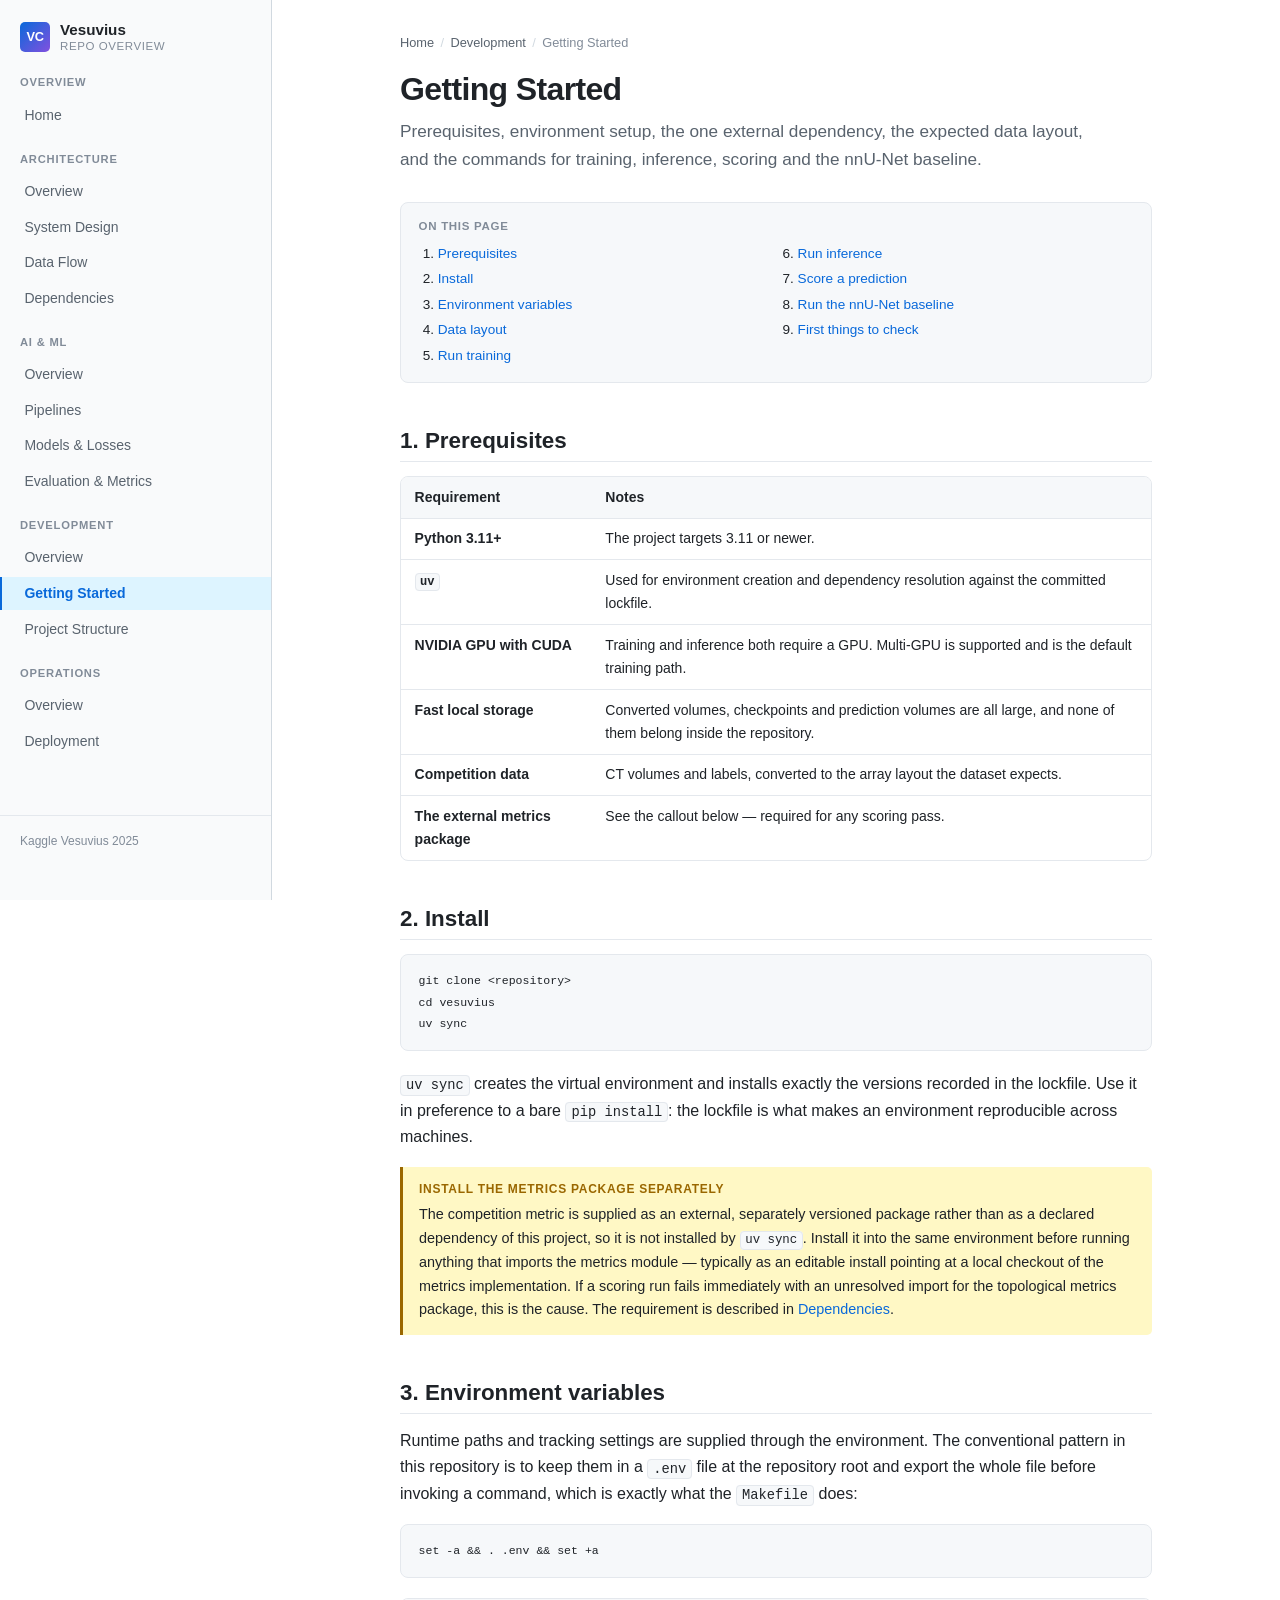
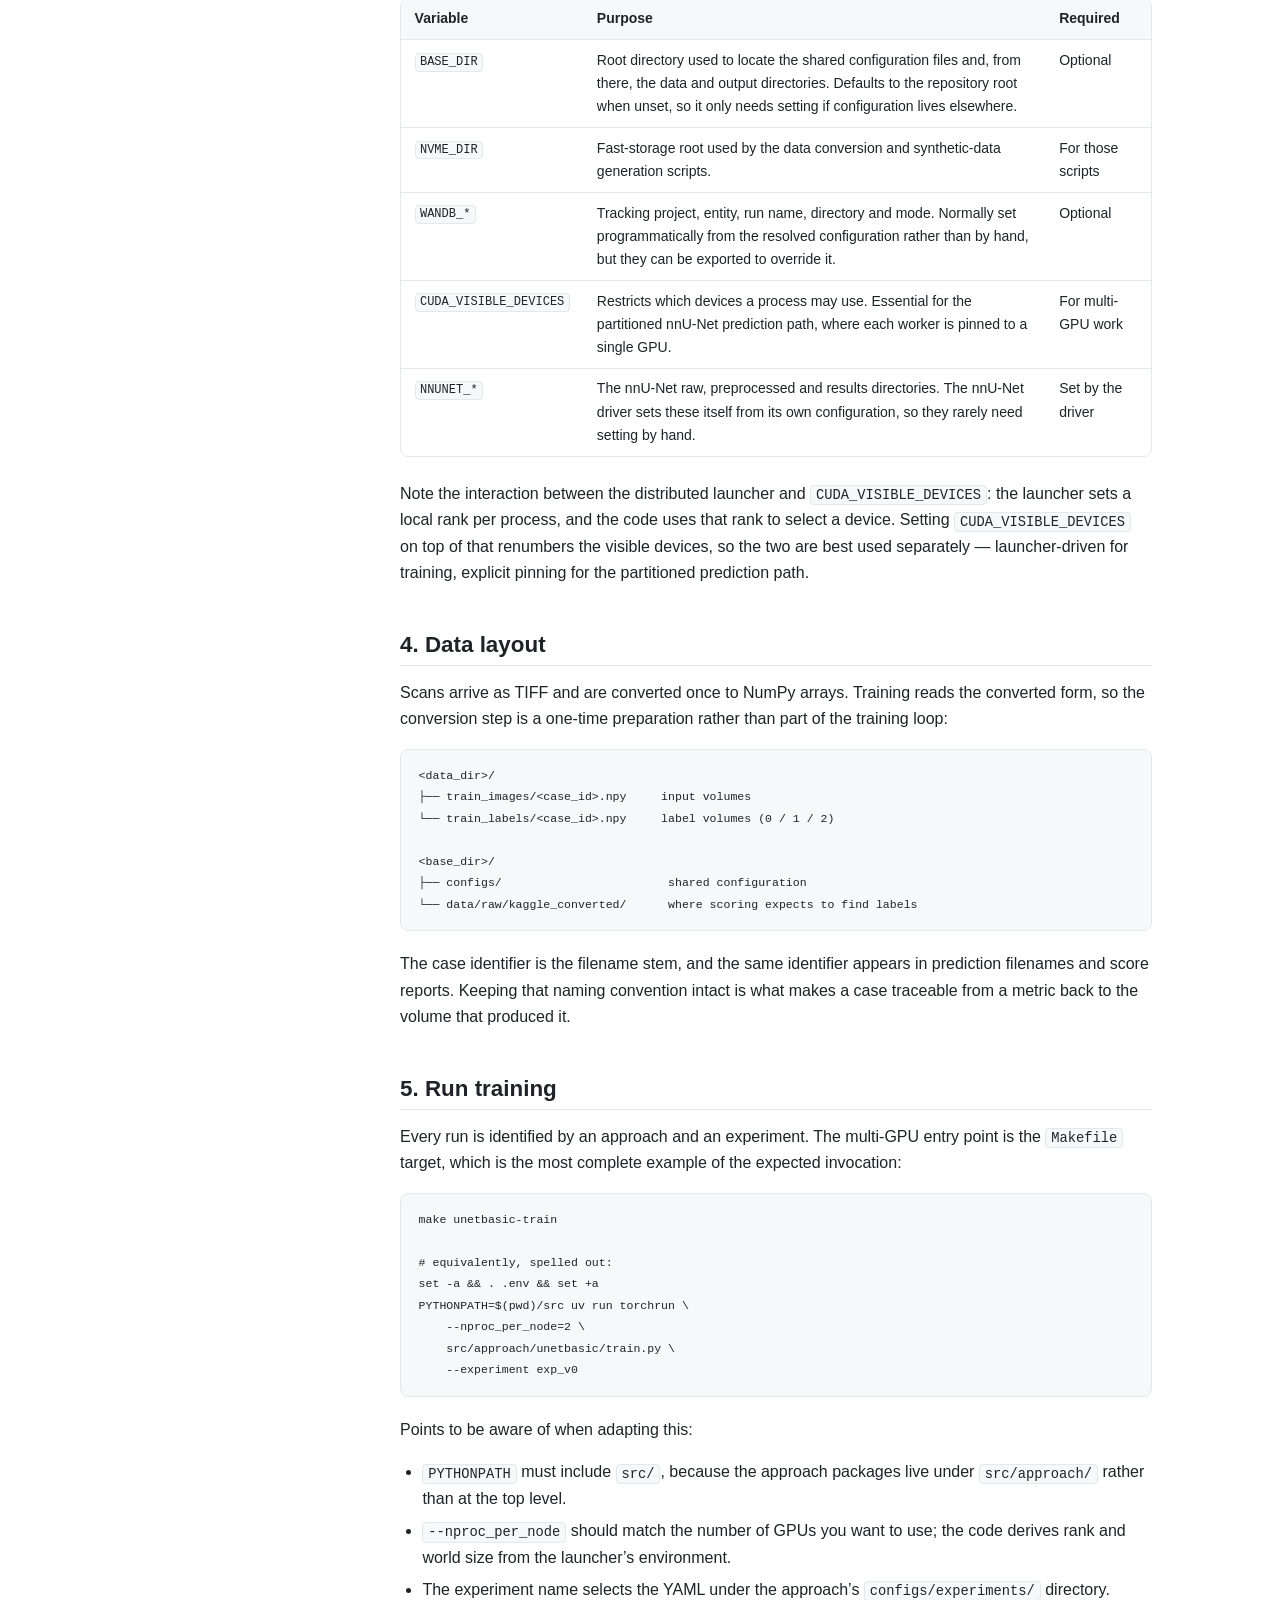
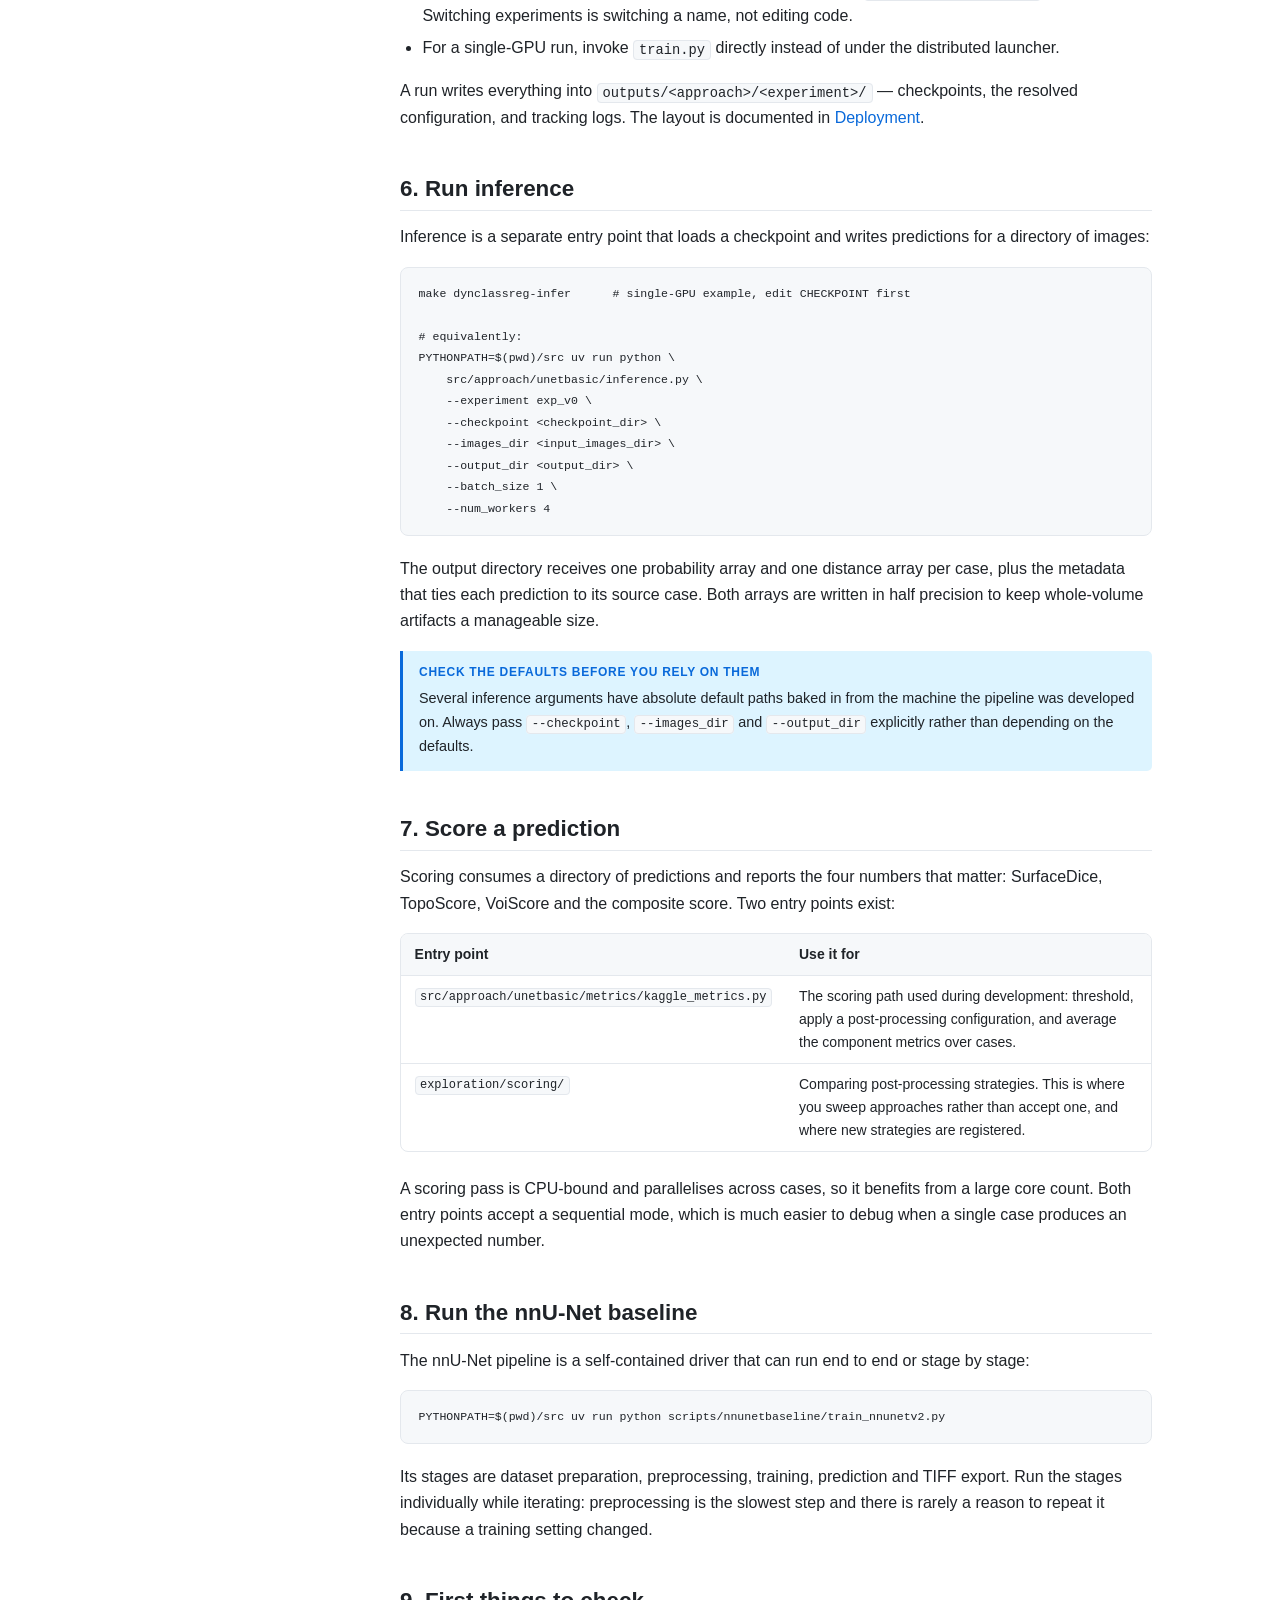
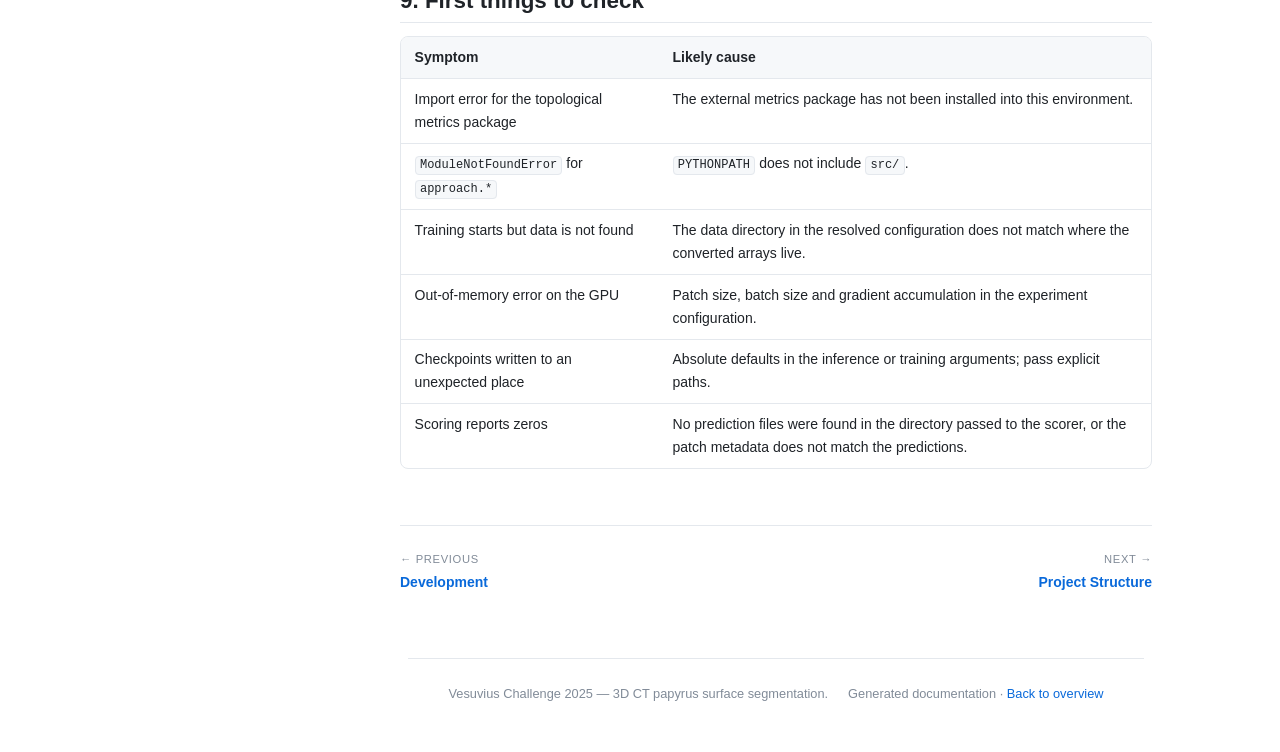
<file: docs/repo-overview/development/getting-started.html>
<!DOCTYPE html>
<html lang="en" data-theme="light">
<head>
<meta charset="utf-8">
<meta name="viewport" content="width=device-width, initial-scale=1">
<title>Getting Started &middot; Vesuvius Repo Overview</title>
<meta name="description" content="Prerequisites, environment setup, the one external dependency, the expected data layout, and the commands for training, inference, scoring and the nnU-Net baseline.">
<link rel="stylesheet" href="../assets/css/style.css">
<link rel="stylesheet" href="../assets/css/diagrams.css">
<script>(function(){var d=document.documentElement;try{var t=localStorage.getItem("vesuvius-docs-theme");}catch(e){var t=null;}if(!t){t=window.matchMedia&&window.matchMedia("(prefers-color-scheme: dark)").matches?"dark":"light";}d.setAttribute("data-theme",t);})();</script>
<script defer src="../assets/js/site.js"></script>
</head>
<body>
<a class="skip-link" href="#main">Skip to content</a>
<div class="sidebar__scrim"></div>

<div class="layout">
  <aside class="sidebar" id="sidebar">
    <a class="brand" href="../index.html">
      <span class="brand__mark" aria-hidden="true">VC</span>
      <span class="brand__text">
        <span class="brand__title">Vesuvius</span>
        <span class="brand__subtitle">Repo Overview</span>
      </span>
    </a>
    <nav class="nav" aria-label="Documentation">
<div class="nav__group">
<div class="nav__label">Overview</div>
<a class="nav__link" href="../index.html">Home</a>
</div>
<div class="nav__group">
<div class="nav__label">Architecture</div>
<a class="nav__link" href="../architecture/index.html">Overview</a>
<a class="nav__link" href="../architecture/system.html">System Design</a>
<a class="nav__link" href="../architecture/data-flow.html">Data Flow</a>
<a class="nav__link" href="../architecture/dependencies.html">Dependencies</a>
</div>
<div class="nav__group">
<div class="nav__label">AI &amp; ML</div>
<a class="nav__link" href="../ai/index.html">Overview</a>
<a class="nav__link" href="../ai/pipeline.html">Pipelines</a>
<a class="nav__link" href="../ai/models.html">Models &amp; Losses</a>
<a class="nav__link" href="../ai/evaluation.html">Evaluation &amp; Metrics</a>
</div>
<div class="nav__group">
<div class="nav__label">Development</div>
<a class="nav__link" href="../development/index.html">Overview</a>
<a class="nav__link is-active" href="../development/getting-started.html" aria-current="page">Getting Started</a>
<a class="nav__link" href="../development/project-structure.html">Project Structure</a>
</div>
<div class="nav__group">
<div class="nav__label">Operations</div>
<a class="nav__link" href="../operations/index.html">Overview</a>
<a class="nav__link" href="../operations/deployment.html">Deployment</a>
</div>
    </nav>
    <div class="sidebar__footer">
      <span>Kaggle Vesuvius 2025</span>
    </div>
  </aside>

  <div class="main">
    <header class="topbar">
      <button class="topbar__toggle" type="button" aria-controls="sidebar"
              aria-expanded="false" aria-label="Toggle navigation">&#9776;</button>
      <span class="topbar__title">Getting Started</span>
      <button class="theme-toggle" type="button">Dark</button>
    </header>

    <main class="content" id="main">
<nav class="breadcrumb" aria-label="Breadcrumb"><a href="../index.html">Home</a><span class="breadcrumb__sep">/</span><a href="../development/index.html">Development</a><span class="breadcrumb__sep">/</span><span>Getting Started</span></nav>
<h1>Getting Started</h1>
<p class="page-lede">Prerequisites, environment setup, the one external dependency, the expected data layout, and the commands for training, inference, scoring and the nnU-Net baseline.</p>
<div class="toc" data-toc hidden></div>

<h2 id="prerequisites">1. Prerequisites</h2>

<div class="table-wrap">
<table>
  <thead>
    <tr><th>Requirement</th><th>Notes</th></tr>
  </thead>
  <tbody>
    <tr>
      <td><strong>Python 3.11+</strong></td>
      <td>The project targets 3.11 or newer.</td>
    </tr>
    <tr>
      <td><strong><code>uv</code></strong></td>
      <td>Used for environment creation and dependency resolution against the committed lockfile.</td>
    </tr>
    <tr>
      <td><strong>NVIDIA GPU with CUDA</strong></td>
      <td>Training and inference both require a GPU. Multi-GPU is supported and is the default training path.</td>
    </tr>
    <tr>
      <td><strong>Fast local storage</strong></td>
      <td>
        Converted volumes, checkpoints and prediction volumes are all large, and none of them belong
        inside the repository.
      </td>
    </tr>
    <tr>
      <td><strong>Competition data</strong></td>
      <td>CT volumes and labels, converted to the array layout the dataset expects.</td>
    </tr>
    <tr>
      <td><strong>The external metrics package</strong></td>
      <td>See the callout below &mdash; required for any scoring pass.</td>
    </tr>
  </tbody>
</table>
</div>

<h2 id="install">2. Install</h2>

<pre><code>git clone &lt;repository&gt;
cd vesuvius
uv sync</code></pre>

<p>
  <code>uv sync</code> creates the virtual environment and installs exactly the versions recorded in
  the lockfile. Use it in preference to a bare <code>pip install</code>: the lockfile is what makes an
  environment reproducible across machines.
</p>

<p class="note note--warn">
  <span class="note__title">Install the metrics package separately</span>
  The competition metric is supplied as an external, separately versioned package rather than as a
  declared dependency of this project, so it is not installed by <code>uv sync</code>. Install it into
  the same environment before running anything that imports the metrics module &mdash; typically as an
  editable install pointing at a local checkout of the metrics implementation. If a scoring run fails
  immediately with an unresolved import for the topological metrics package, this is the cause. The
  requirement is described in
  <a href="../architecture/dependencies.html#the-external-metrics-package">Dependencies</a>.
</p>

<h2 id="environment-variables">3. Environment variables</h2>

<p>
  Runtime paths and tracking settings are supplied through the environment. The conventional pattern
  in this repository is to keep them in a <code>.env</code> file at the repository root and export the
  whole file before invoking a command, which is exactly what the <code>Makefile</code> does:
</p>

<pre><code>set -a &amp;&amp; . .env &amp;&amp; set +a</code></pre>

<div class="table-wrap">
<table>
  <thead>
    <tr><th>Variable</th><th>Purpose</th><th>Required</th></tr>
  </thead>
  <tbody>
    <tr>
      <td><code>BASE_DIR</code></td>
      <td>
        Root directory used to locate the shared configuration files and, from there, the data and
        output directories. Defaults to the repository root when unset, so it only needs setting if
        configuration lives elsewhere.
      </td>
      <td>Optional</td>
    </tr>
    <tr>
      <td><code>NVME_DIR</code></td>
      <td>Fast-storage root used by the data conversion and synthetic-data generation scripts.</td>
      <td>For those scripts</td>
    </tr>
    <tr>
      <td><code>WANDB_*</code></td>
      <td>
        Tracking project, entity, run name, directory and mode. Normally set programmatically from the
        resolved configuration rather than by hand, but they can be exported to override it.
      </td>
      <td>Optional</td>
    </tr>
    <tr>
      <td><code>CUDA_VISIBLE_DEVICES</code></td>
      <td>
        Restricts which devices a process may use. Essential for the partitioned nnU-Net prediction
        path, where each worker is pinned to a single GPU.
      </td>
      <td>For multi-GPU work</td>
    </tr>
    <tr>
      <td><code>NNUNET_*</code></td>
      <td>
        The nnU-Net raw, preprocessed and results directories. The nnU-Net driver sets these itself
        from its own configuration, so they rarely need setting by hand.
      </td>
      <td>Set by the driver</td>
    </tr>
  </tbody>
</table>
</div>

<p>
  Note the interaction between the distributed launcher and <code>CUDA_VISIBLE_DEVICES</code>: the
  launcher sets a local rank per process, and the code uses that rank to select a device. Setting
  <code>CUDA_VISIBLE_DEVICES</code> on top of that renumbers the visible devices, so the two are best
  used separately &mdash; launcher-driven for training, explicit pinning for the partitioned
  prediction path.
</p>

<h2 id="data-layout">4. Data layout</h2>

<p>
  Scans arrive as TIFF and are converted once to NumPy arrays. Training reads the converted form, so
  the conversion step is a one-time preparation rather than part of the training loop:
</p>

<pre><code>&lt;data_dir&gt;/
├── train_images/&lt;case_id&gt;.npy     input volumes
└── train_labels/&lt;case_id&gt;.npy     label volumes (0 / 1 / 2)

&lt;base_dir&gt;/
├── configs/                        shared configuration
└── data/raw/kaggle_converted/      where scoring expects to find labels</code></pre>

<p>
  The case identifier is the filename stem, and the same identifier appears in prediction filenames
  and score reports. Keeping that naming convention intact is what makes a case traceable from a
  metric back to the volume that produced it.
</p>

<h2 id="run-training">5. Run training</h2>

<p>
  Every run is identified by an approach and an experiment. The multi-GPU entry point is the
  <code>Makefile</code> target, which is the most complete example of the expected invocation:
</p>

<pre><code>make unetbasic-train

# equivalently, spelled out:
set -a &amp;&amp; . .env &amp;&amp; set +a
PYTHONPATH=$(pwd)/src uv run torchrun \
    --nproc_per_node=2 \
    src/approach/unetbasic/train.py \
    --experiment exp_v0</code></pre>

<p>
  Points to be aware of when adapting this:
</p>

<ul>
  <li>
    <code>PYTHONPATH</code> must include <code>src/</code>, because the approach packages live under
    <code>src/approach/</code> rather than at the top level.
  </li>
  <li>
    <code>--nproc_per_node</code> should match the number of GPUs you want to use; the code derives
    rank and world size from the launcher&rsquo;s environment.
  </li>
  <li>
    The experiment name selects the YAML under the approach&rsquo;s
    <code>configs/experiments/</code> directory. Switching experiments is switching a name, not
    editing code.
  </li>
  <li>
    For a single-GPU run, invoke <code>train.py</code> directly instead of under the distributed
    launcher.
  </li>
</ul>

<p>
  A run writes everything into <code>outputs/&lt;approach&gt;/&lt;experiment&gt;/</code> &mdash;
  checkpoints, the resolved configuration, and tracking logs. The layout is documented in
  <a href="../operations/deployment.html">Deployment</a>.
</p>

<h2 id="run-inference">6. Run inference</h2>

<p>
  Inference is a separate entry point that loads a checkpoint and writes predictions for a directory
  of images:
</p>

<pre><code>make dynclassreg-infer      # single-GPU example, edit CHECKPOINT first

# equivalently:
PYTHONPATH=$(pwd)/src uv run python \
    src/approach/unetbasic/inference.py \
    --experiment exp_v0 \
    --checkpoint &lt;checkpoint_dir&gt; \
    --images_dir &lt;input_images_dir&gt; \
    --output_dir &lt;output_dir&gt; \
    --batch_size 1 \
    --num_workers 4</code></pre>

<p>
  The output directory receives one probability array and one distance array per case, plus the
  metadata that ties each prediction to its source case. Both arrays are written in half precision to
  keep whole-volume artifacts a manageable size.
</p>

<p class="note">
  <span class="note__title">Check the defaults before you rely on them</span>
  Several inference arguments have absolute default paths baked in from the machine the pipeline was
  developed on. Always pass <code>--checkpoint</code>, <code>--images_dir</code> and
  <code>--output_dir</code> explicitly rather than depending on the defaults.
</p>

<h2 id="score-a-prediction">7. Score a prediction</h2>

<p>
  Scoring consumes a directory of predictions and reports the four numbers that matter:
  SurfaceDice, TopoScore, VoiScore and the composite score. Two entry points exist:
</p>

<div class="table-wrap">
<table>
  <thead>
    <tr><th>Entry point</th><th>Use it for</th></tr>
  </thead>
  <tbody>
    <tr>
      <td>
        <code>src/approach/unetbasic/metrics/kaggle_metrics.py</code>
      </td>
      <td>
        The scoring path used during development: threshold, apply a post-processing configuration,
        and average the component metrics over cases.
      </td>
    </tr>
    <tr>
      <td>
        <code>exploration/scoring/</code>
      </td>
      <td>
        Comparing post-processing strategies. This is where you sweep approaches rather than accept
        one, and where new strategies are registered.
      </td>
    </tr>
  </tbody>
</table>
</div>

<p>
  A scoring pass is CPU-bound and parallelises across cases, so it benefits from a large core count.
  Both entry points accept a sequential mode, which is much easier to debug when a single case
  produces an unexpected number.
</p>

<h2 id="run-the-nnunet-baseline">8. Run the nnU-Net baseline</h2>

<p>
  The nnU-Net pipeline is a self-contained driver that can run end to end or stage by stage:
</p>

<pre><code>PYTHONPATH=$(pwd)/src uv run python scripts/nnunetbaseline/train_nnunetv2.py</code></pre>

<p>
  Its stages are dataset preparation, preprocessing, training, prediction and TIFF export. Run the
  stages individually while iterating: preprocessing is the slowest step and there is rarely a reason
  to repeat it because a training setting changed.
</p>

<h2 id="troubleshooting">9. First things to check</h2>

<div class="table-wrap">
<table>
  <thead>
    <tr><th>Symptom</th><th>Likely cause</th></tr>
  </thead>
  <tbody>
    <tr>
      <td>Import error for the topological metrics package</td>
      <td>The external metrics package has not been installed into this environment.</td>
    </tr>
    <tr>
      <td><code>ModuleNotFoundError</code> for <code>approach.*</code></td>
      <td><code>PYTHONPATH</code> does not include <code>src/</code>.</td>
    </tr>
    <tr>
      <td>Training starts but data is not found</td>
      <td>The data directory in the resolved configuration does not match where the converted arrays live.</td>
    </tr>
    <tr>
      <td>Out-of-memory error on the GPU</td>
      <td>Patch size, batch size and gradient accumulation in the experiment configuration.</td>
    </tr>
    <tr>
      <td>Checkpoints written to an unexpected place</td>
      <td>Absolute defaults in the inference or training arguments; pass explicit paths.</td>
    </tr>
    <tr>
      <td>Scoring reports zeros</td>
      <td>
        No prediction files were found in the directory passed to the scorer, or the patch metadata
        does not match the predictions.
      </td>
    </tr>
  </tbody>
</table>
</div>

<nav class="pager" aria-label="Section navigation"><a class="pager__prev" href="../development/index.html"><span class="pager__dir">&larr; Previous</span><span class="pager__title">Development</span></a><a class="pager__next" href="../development/project-structure.html"><span class="pager__dir">Next &rarr;</span><span class="pager__title">Project Structure</span></a></nav>
    </main>

    <footer class="footer">
      <span>Vesuvius Challenge 2025 &mdash; 3D CT papyrus surface segmentation.</span>
      <span>Generated documentation &middot; <a href="../index.html">Back to overview</a></span>
    </footer>
  </div>
</div>
</body>
</html>
</file>
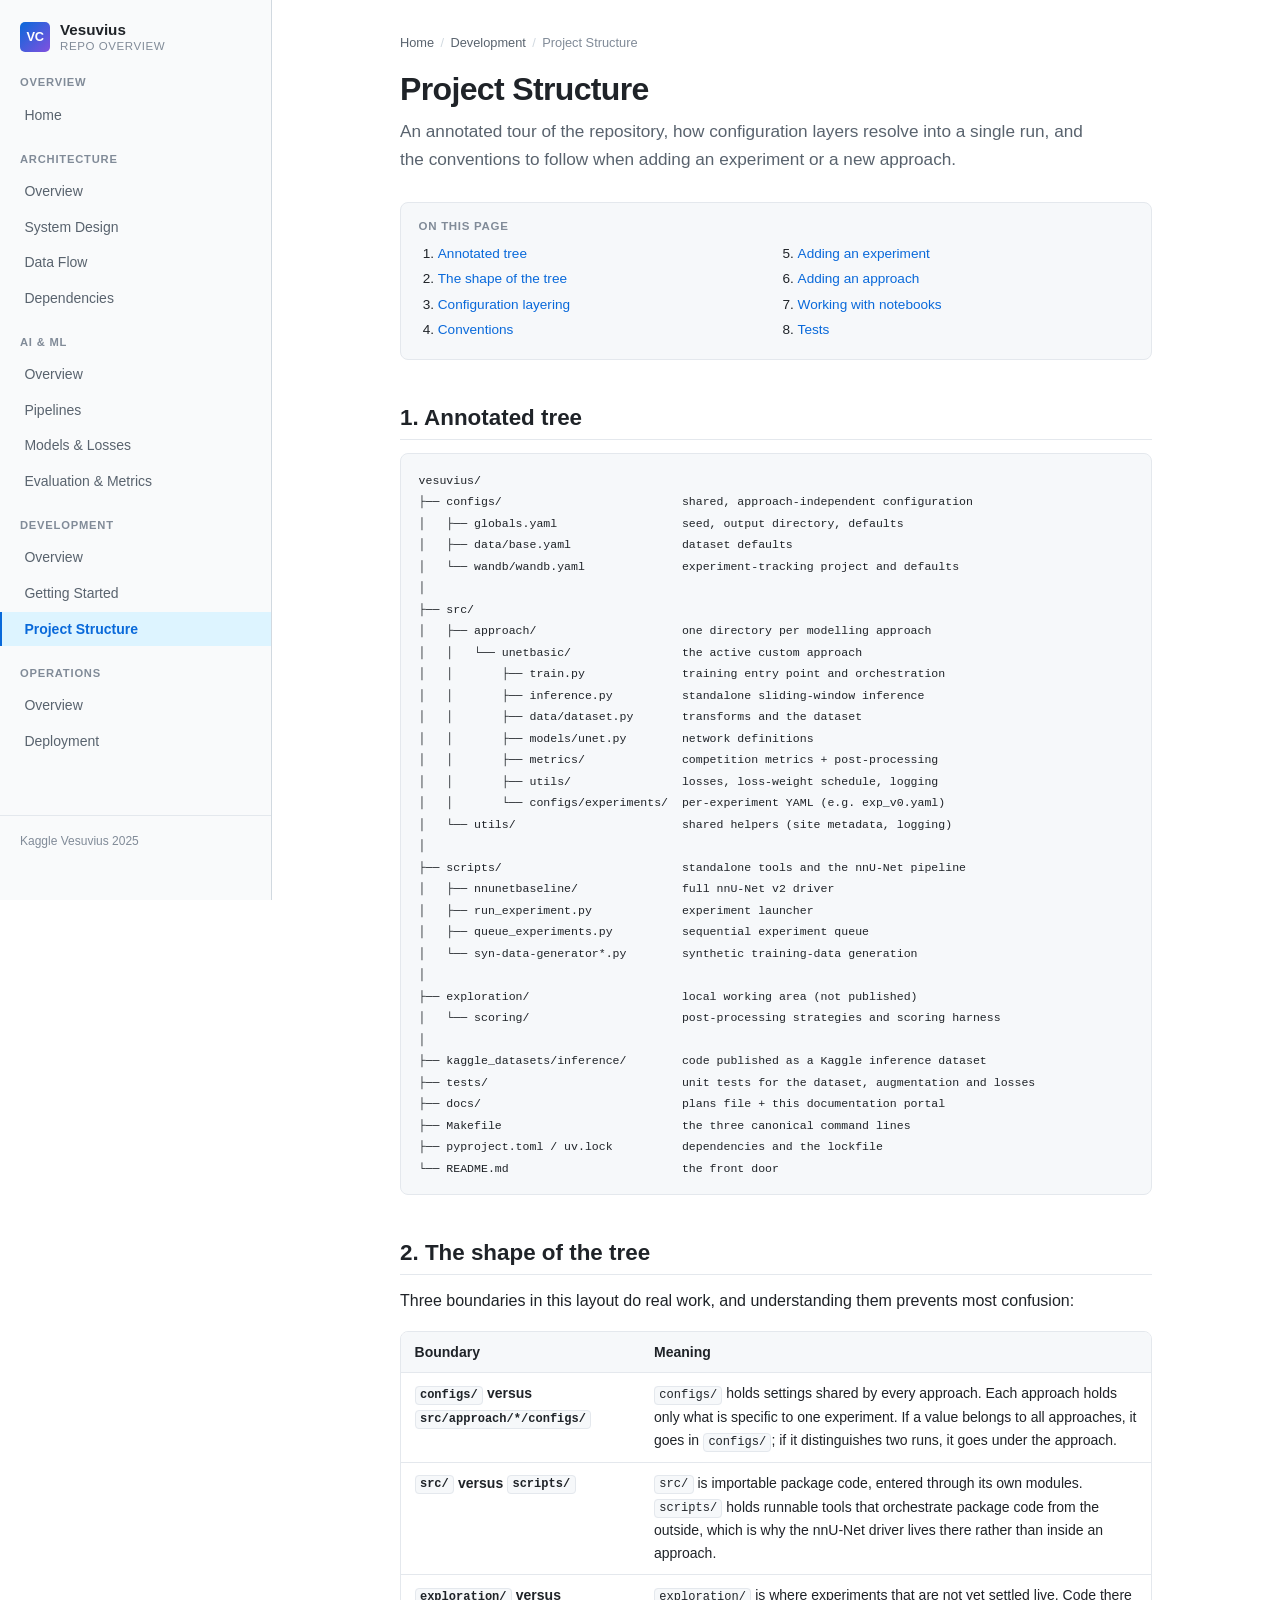
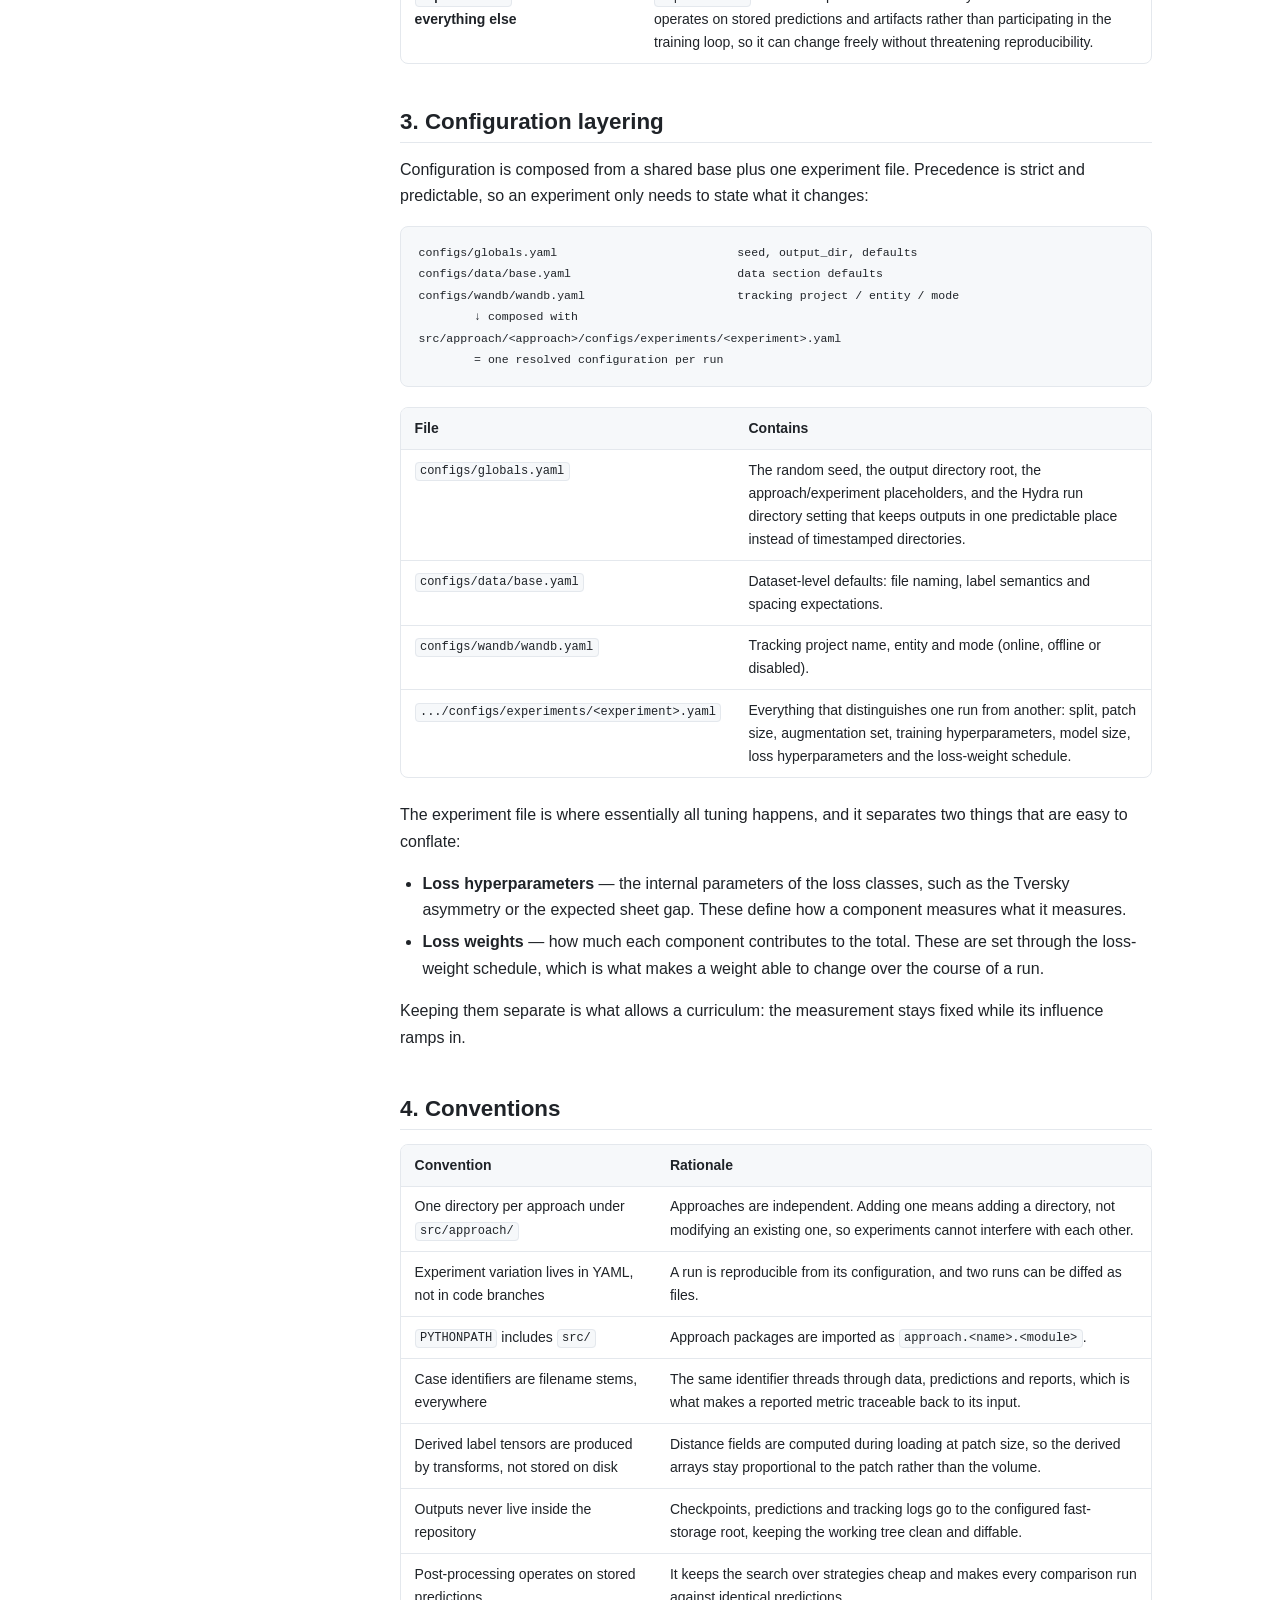
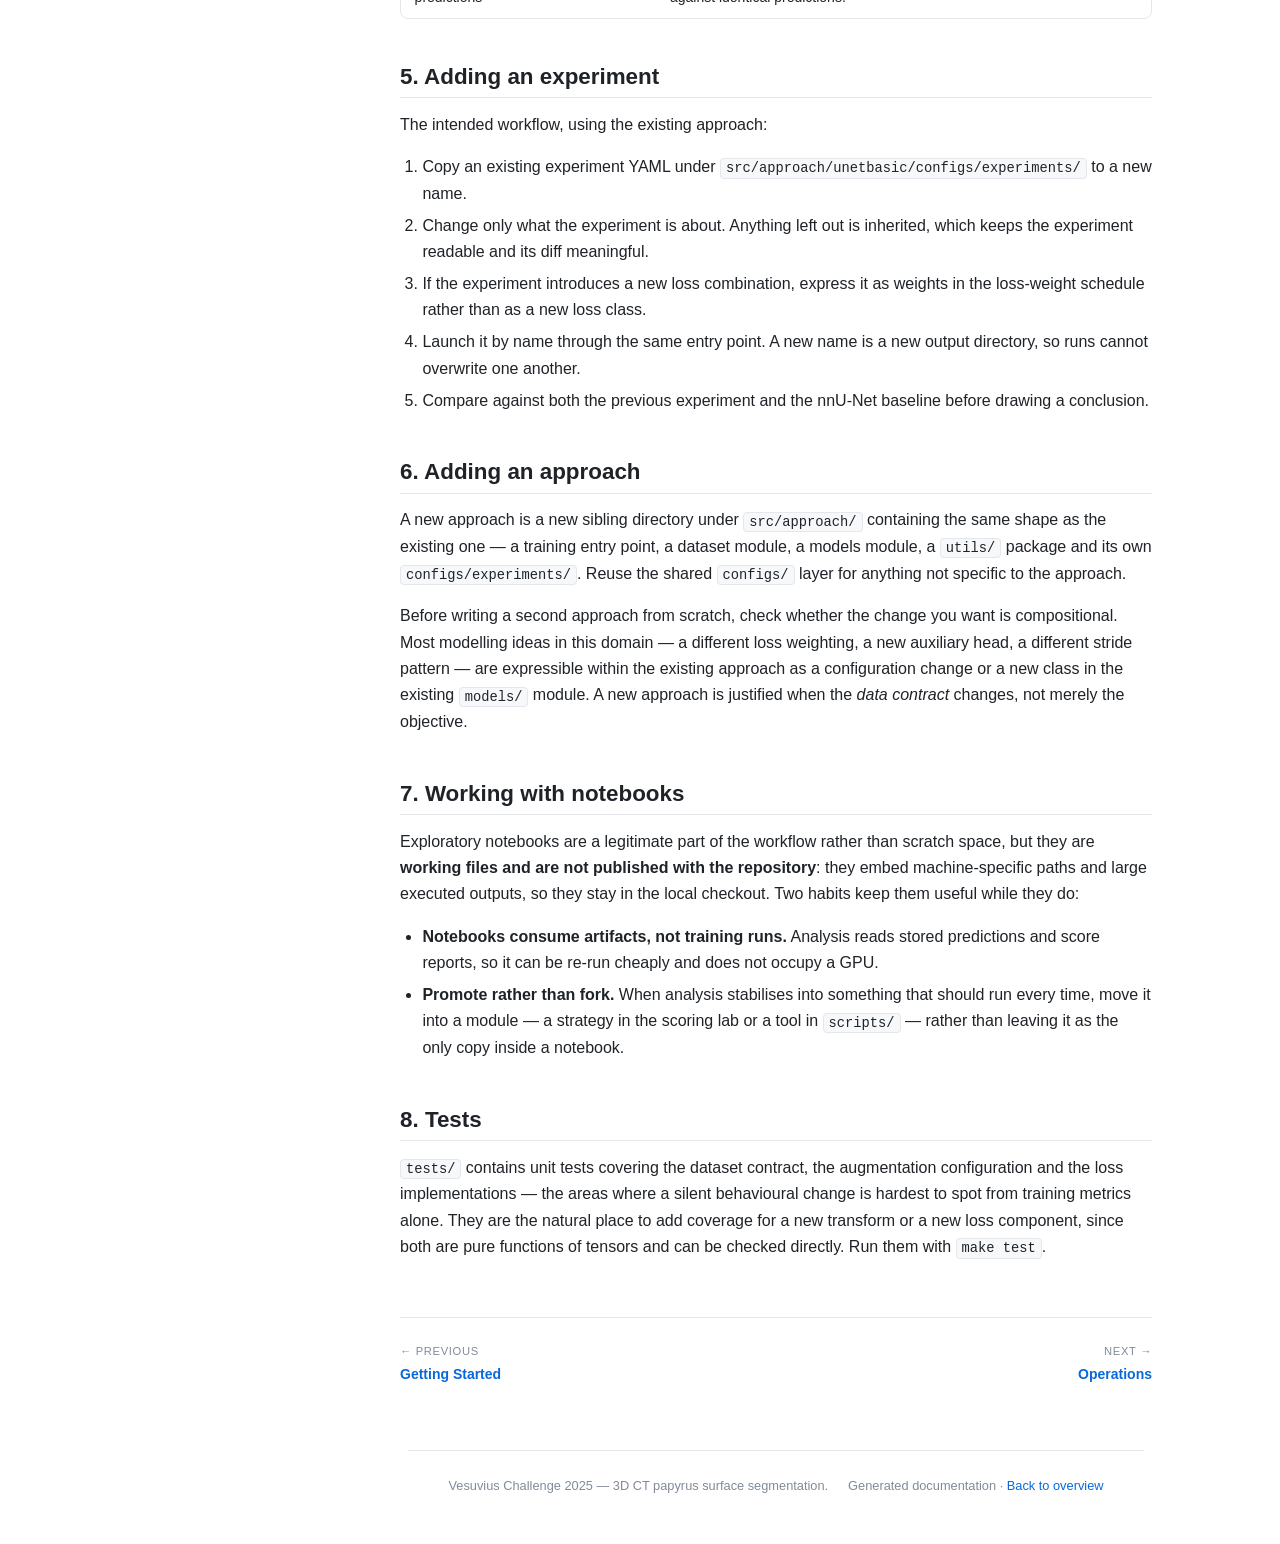
<file: docs/repo-overview/development/project-structure.html>
<!DOCTYPE html>
<html lang="en" data-theme="light">
<head>
<meta charset="utf-8">
<meta name="viewport" content="width=device-width, initial-scale=1">
<title>Project Structure &middot; Vesuvius Repo Overview</title>
<meta name="description" content="An annotated tour of the repository, how configuration layers resolve into a single run, and the conventions to follow when adding an experiment or a new approach.">
<link rel="stylesheet" href="../assets/css/style.css">
<link rel="stylesheet" href="../assets/css/diagrams.css">
<script>(function(){var d=document.documentElement;try{var t=localStorage.getItem("vesuvius-docs-theme");}catch(e){var t=null;}if(!t){t=window.matchMedia&&window.matchMedia("(prefers-color-scheme: dark)").matches?"dark":"light";}d.setAttribute("data-theme",t);})();</script>
<script defer src="../assets/js/site.js"></script>
</head>
<body>
<a class="skip-link" href="#main">Skip to content</a>
<div class="sidebar__scrim"></div>

<div class="layout">
  <aside class="sidebar" id="sidebar">
    <a class="brand" href="../index.html">
      <span class="brand__mark" aria-hidden="true">VC</span>
      <span class="brand__text">
        <span class="brand__title">Vesuvius</span>
        <span class="brand__subtitle">Repo Overview</span>
      </span>
    </a>
    <nav class="nav" aria-label="Documentation">
<div class="nav__group">
<div class="nav__label">Overview</div>
<a class="nav__link" href="../index.html">Home</a>
</div>
<div class="nav__group">
<div class="nav__label">Architecture</div>
<a class="nav__link" href="../architecture/index.html">Overview</a>
<a class="nav__link" href="../architecture/system.html">System Design</a>
<a class="nav__link" href="../architecture/data-flow.html">Data Flow</a>
<a class="nav__link" href="../architecture/dependencies.html">Dependencies</a>
</div>
<div class="nav__group">
<div class="nav__label">AI &amp; ML</div>
<a class="nav__link" href="../ai/index.html">Overview</a>
<a class="nav__link" href="../ai/pipeline.html">Pipelines</a>
<a class="nav__link" href="../ai/models.html">Models &amp; Losses</a>
<a class="nav__link" href="../ai/evaluation.html">Evaluation &amp; Metrics</a>
</div>
<div class="nav__group">
<div class="nav__label">Development</div>
<a class="nav__link" href="../development/index.html">Overview</a>
<a class="nav__link" href="../development/getting-started.html">Getting Started</a>
<a class="nav__link is-active" href="../development/project-structure.html" aria-current="page">Project Structure</a>
</div>
<div class="nav__group">
<div class="nav__label">Operations</div>
<a class="nav__link" href="../operations/index.html">Overview</a>
<a class="nav__link" href="../operations/deployment.html">Deployment</a>
</div>
    </nav>
    <div class="sidebar__footer">
      <span>Kaggle Vesuvius 2025</span>
    </div>
  </aside>

  <div class="main">
    <header class="topbar">
      <button class="topbar__toggle" type="button" aria-controls="sidebar"
              aria-expanded="false" aria-label="Toggle navigation">&#9776;</button>
      <span class="topbar__title">Project Structure</span>
      <button class="theme-toggle" type="button">Dark</button>
    </header>

    <main class="content" id="main">
<nav class="breadcrumb" aria-label="Breadcrumb"><a href="../index.html">Home</a><span class="breadcrumb__sep">/</span><a href="../development/index.html">Development</a><span class="breadcrumb__sep">/</span><span>Project Structure</span></nav>
<h1>Project Structure</h1>
<p class="page-lede">An annotated tour of the repository, how configuration layers resolve into a single run, and the conventions to follow when adding an experiment or a new approach.</p>
<div class="toc" data-toc hidden></div>

<h2 id="annotated-tree">1. Annotated tree</h2>

<pre><code>vesuvius/
├── configs/                          shared, approach-independent configuration
│   ├── globals.yaml                  seed, output directory, defaults
│   ├── data/base.yaml                dataset defaults
│   └── wandb/wandb.yaml              experiment-tracking project and defaults
│
├── src/
│   ├── approach/                     one directory per modelling approach
│   │   └── unetbasic/                the active custom approach
│   │       ├── train.py              training entry point and orchestration
│   │       ├── inference.py          standalone sliding-window inference
│   │       ├── data/dataset.py       transforms and the dataset
│   │       ├── models/unet.py        network definitions
│   │       ├── metrics/              competition metrics + post-processing
│   │       ├── utils/                losses, loss-weight schedule, logging
│   │       └── configs/experiments/  per-experiment YAML (e.g. exp_v0.yaml)
│   └── utils/                        shared helpers (site metadata, logging)
│
├── scripts/                          standalone tools and the nnU-Net pipeline
│   ├── nnunetbaseline/               full nnU-Net v2 driver
│   ├── run_experiment.py             experiment launcher
│   ├── queue_experiments.py          sequential experiment queue
│   └── syn-data-generator*.py        synthetic training-data generation
│
├── exploration/                      local working area (not published)
│   └── scoring/                      post-processing strategies and scoring harness
│
├── kaggle_datasets/inference/        code published as a Kaggle inference dataset
├── tests/                            unit tests for the dataset, augmentation and losses
├── docs/                             plans file + this documentation portal
├── Makefile                          the three canonical command lines
├── pyproject.toml / uv.lock          dependencies and the lockfile
└── README.md                         the front door</code></pre>

<h2 id="the-shape-of-the-tree">2. The shape of the tree</h2>

<p>
  Three boundaries in this layout do real work, and understanding them prevents most confusion:
</p>

<div class="table-wrap">
<table>
  <thead>
    <tr><th>Boundary</th><th>Meaning</th></tr>
  </thead>
  <tbody>
    <tr>
      <td>
        <strong><code>configs/</code> versus <code>src/approach/*/configs/</code></strong>
      </td>
      <td>
        <code>configs/</code> holds settings shared by every approach. Each approach holds only what
        is specific to one experiment. If a value belongs to all approaches, it goes in
        <code>configs/</code>; if it distinguishes two runs, it goes under the approach.
      </td>
    </tr>
    <tr>
      <td>
        <strong><code>src/</code> versus <code>scripts/</code></strong>
      </td>
      <td>
        <code>src/</code> is importable package code, entered through its own modules.
        <code>scripts/</code> holds runnable tools that orchestrate package code from the outside,
        which is why the nnU-Net driver lives there rather than inside an approach.
      </td>
    </tr>
    <tr>
      <td>
        <strong><code>exploration/</code> versus everything else</strong>
      </td>
      <td>
        <code>exploration/</code> is where experiments that are not yet settled live. Code there
        operates on stored predictions and artifacts rather than participating in the training loop,
        so it can change freely without threatening reproducibility.
      </td>
    </tr>
  </tbody>
</table>
</div>

<h2 id="configuration-layering">3. Configuration layering</h2>

<p>
  Configuration is composed from a shared base plus one experiment file. Precedence is strict and
  predictable, so an experiment only needs to state what it changes:
</p>

<pre><code>configs/globals.yaml                          seed, output_dir, defaults
configs/data/base.yaml                        data section defaults
configs/wandb/wandb.yaml                      tracking project / entity / mode
        &darr; composed with
src/approach/&lt;approach&gt;/configs/experiments/&lt;experiment&gt;.yaml
        = one resolved configuration per run</code></pre>

<div class="table-wrap">
<table>
  <thead>
    <tr><th>File</th><th>Contains</th></tr>
  </thead>
  <tbody>
    <tr>
      <td><code>configs/globals.yaml</code></td>
      <td>
        The random seed, the output directory root, the approach/experiment placeholders, and the
        Hydra run directory setting that keeps outputs in one predictable place instead of timestamped
        directories.
      </td>
    </tr>
    <tr>
      <td><code>configs/data/base.yaml</code></td>
      <td>Dataset-level defaults: file naming, label semantics and spacing expectations.</td>
    </tr>
    <tr>
      <td><code>configs/wandb/wandb.yaml</code></td>
      <td>Tracking project name, entity and mode (online, offline or disabled).</td>
    </tr>
    <tr>
      <td><code>.../configs/experiments/&lt;experiment&gt;.yaml</code></td>
      <td>
        Everything that distinguishes one run from another: split, patch size, augmentation set,
        training hyperparameters, model size, loss hyperparameters and the loss-weight schedule.
      </td>
    </tr>
  </tbody>
</table>
</div>

<p>
  The experiment file is where essentially all tuning happens, and it separates two things that are
  easy to conflate:
</p>

<ul>
  <li>
    <strong>Loss hyperparameters</strong> &mdash; the internal parameters of the loss classes, such as
    the Tversky asymmetry or the expected sheet gap. These define how a component measures what it
    measures.
  </li>
  <li>
    <strong>Loss weights</strong> &mdash; how much each component contributes to the total. These are
    set through the loss-weight schedule, which is what makes a weight able to change over the course
    of a run.
  </li>
</ul>

<p>
  Keeping them separate is what allows a curriculum: the measurement stays fixed while its influence
  ramps in.
</p>

<h2 id="conventions">4. Conventions</h2>

<div class="table-wrap">
<table>
  <thead>
    <tr><th>Convention</th><th>Rationale</th></tr>
  </thead>
  <tbody>
    <tr>
      <td>One directory per approach under <code>src/approach/</code></td>
      <td>
        Approaches are independent. Adding one means adding a directory, not modifying an existing
        one, so experiments cannot interfere with each other.
      </td>
    </tr>
    <tr>
      <td>Experiment variation lives in YAML, not in code branches</td>
      <td>A run is reproducible from its configuration, and two runs can be diffed as files.</td>
    </tr>
    <tr>
      <td><code>PYTHONPATH</code> includes <code>src/</code></td>
      <td>Approach packages are imported as <code>approach.&lt;name&gt;.&lt;module&gt;</code>.</td>
    </tr>
    <tr>
      <td>Case identifiers are filename stems, everywhere</td>
      <td>
        The same identifier threads through data, predictions and reports, which is what makes a
        reported metric traceable back to its input.
      </td>
    </tr>
    <tr>
      <td>Derived label tensors are produced by transforms, not stored on disk</td>
      <td>
        Distance fields are computed during loading at patch size, so the derived arrays stay
        proportional to the patch rather than the volume.
      </td>
    </tr>
    <tr>
      <td>Outputs never live inside the repository</td>
      <td>
        Checkpoints, predictions and tracking logs go to the configured fast-storage root, keeping the
        working tree clean and diffable.
      </td>
    </tr>
    <tr>
      <td>Post-processing operates on stored predictions</td>
      <td>
        It keeps the search over strategies cheap and makes every comparison run against identical
        predictions.
      </td>
    </tr>
  </tbody>
</table>
</div>

<h2 id="adding-an-experiment">5. Adding an experiment</h2>

<p>
  The intended workflow, using the existing approach:
</p>

<ol>
  <li>
    Copy an existing experiment YAML under
    <code>src/approach/unetbasic/configs/experiments/</code> to a new name.
  </li>
  <li>
    Change only what the experiment is about. Anything left out is inherited, which keeps the
    experiment readable and its diff meaningful.
  </li>
  <li>
    If the experiment introduces a new loss combination, express it as weights in the
    loss-weight schedule rather than as a new loss class.
  </li>
  <li>
    Launch it by name through the same entry point. A new name is a new output directory, so runs
    cannot overwrite one another.
  </li>
  <li>
    Compare against both the previous experiment and the nnU-Net baseline before drawing a
    conclusion.
  </li>
</ol>

<h2 id="adding-an-approach">6. Adding an approach</h2>

<p>
  A new approach is a new sibling directory under <code>src/approach/</code> containing the same
  shape as the existing one &mdash; a training entry point, a dataset module, a models module, a
  <code>utils/</code> package and its own <code>configs/experiments/</code>. Reuse the shared
  <code>configs/</code> layer for anything not specific to the approach.
</p>

<p>
  Before writing a second approach from scratch, check whether the change you want is compositional.
  Most modelling ideas in this domain &mdash; a different loss weighting, a new auxiliary head, a
  different stride pattern &mdash; are expressible within the existing approach as a configuration
  change or a new class in the existing <code>models/</code> module. A new approach is justified when
  the <em>data contract</em> changes, not merely the objective.
</p>

<h2 id="working-with-notebooks">7. Working with notebooks</h2>

<p>
  Exploratory notebooks are a legitimate part of the workflow rather than scratch space, but they
  are <strong>working files and are not published with the repository</strong>: they embed
  machine-specific paths and large executed outputs, so they stay in the local checkout. Two habits
  keep them useful while they do:
</p>

<ul>
  <li>
    <strong>Notebooks consume artifacts, not training runs.</strong> Analysis reads stored
    predictions and score reports, so it can be re-run cheaply and does not occupy a GPU.
  </li>
  <li>
    <strong>Promote rather than fork.</strong> When analysis stabilises into something that should
    run every time, move it into a module &mdash; a strategy in the scoring lab or a tool in
    <code>scripts/</code> &mdash; rather than leaving it as the only copy inside a notebook.
  </li>
</ul>

<h2 id="tests">8. Tests</h2>

<p>
  <code>tests/</code> contains unit tests covering the dataset contract, the augmentation
  configuration and the loss implementations &mdash; the areas where a silent behavioural change is
  hardest to spot from training metrics alone. They are the natural place to add coverage for a new
  transform or a new loss component, since both are pure functions of tensors and can be checked
  directly. Run them with <code>make test</code>.
</p>

<nav class="pager" aria-label="Section navigation"><a class="pager__prev" href="../development/getting-started.html"><span class="pager__dir">&larr; Previous</span><span class="pager__title">Getting Started</span></a><a class="pager__next" href="../operations/index.html"><span class="pager__dir">Next &rarr;</span><span class="pager__title">Operations</span></a></nav>
    </main>

    <footer class="footer">
      <span>Vesuvius Challenge 2025 &mdash; 3D CT papyrus surface segmentation.</span>
      <span>Generated documentation &middot; <a href="../index.html">Back to overview</a></span>
    </footer>
  </div>
</div>
</body>
</html>
</file>
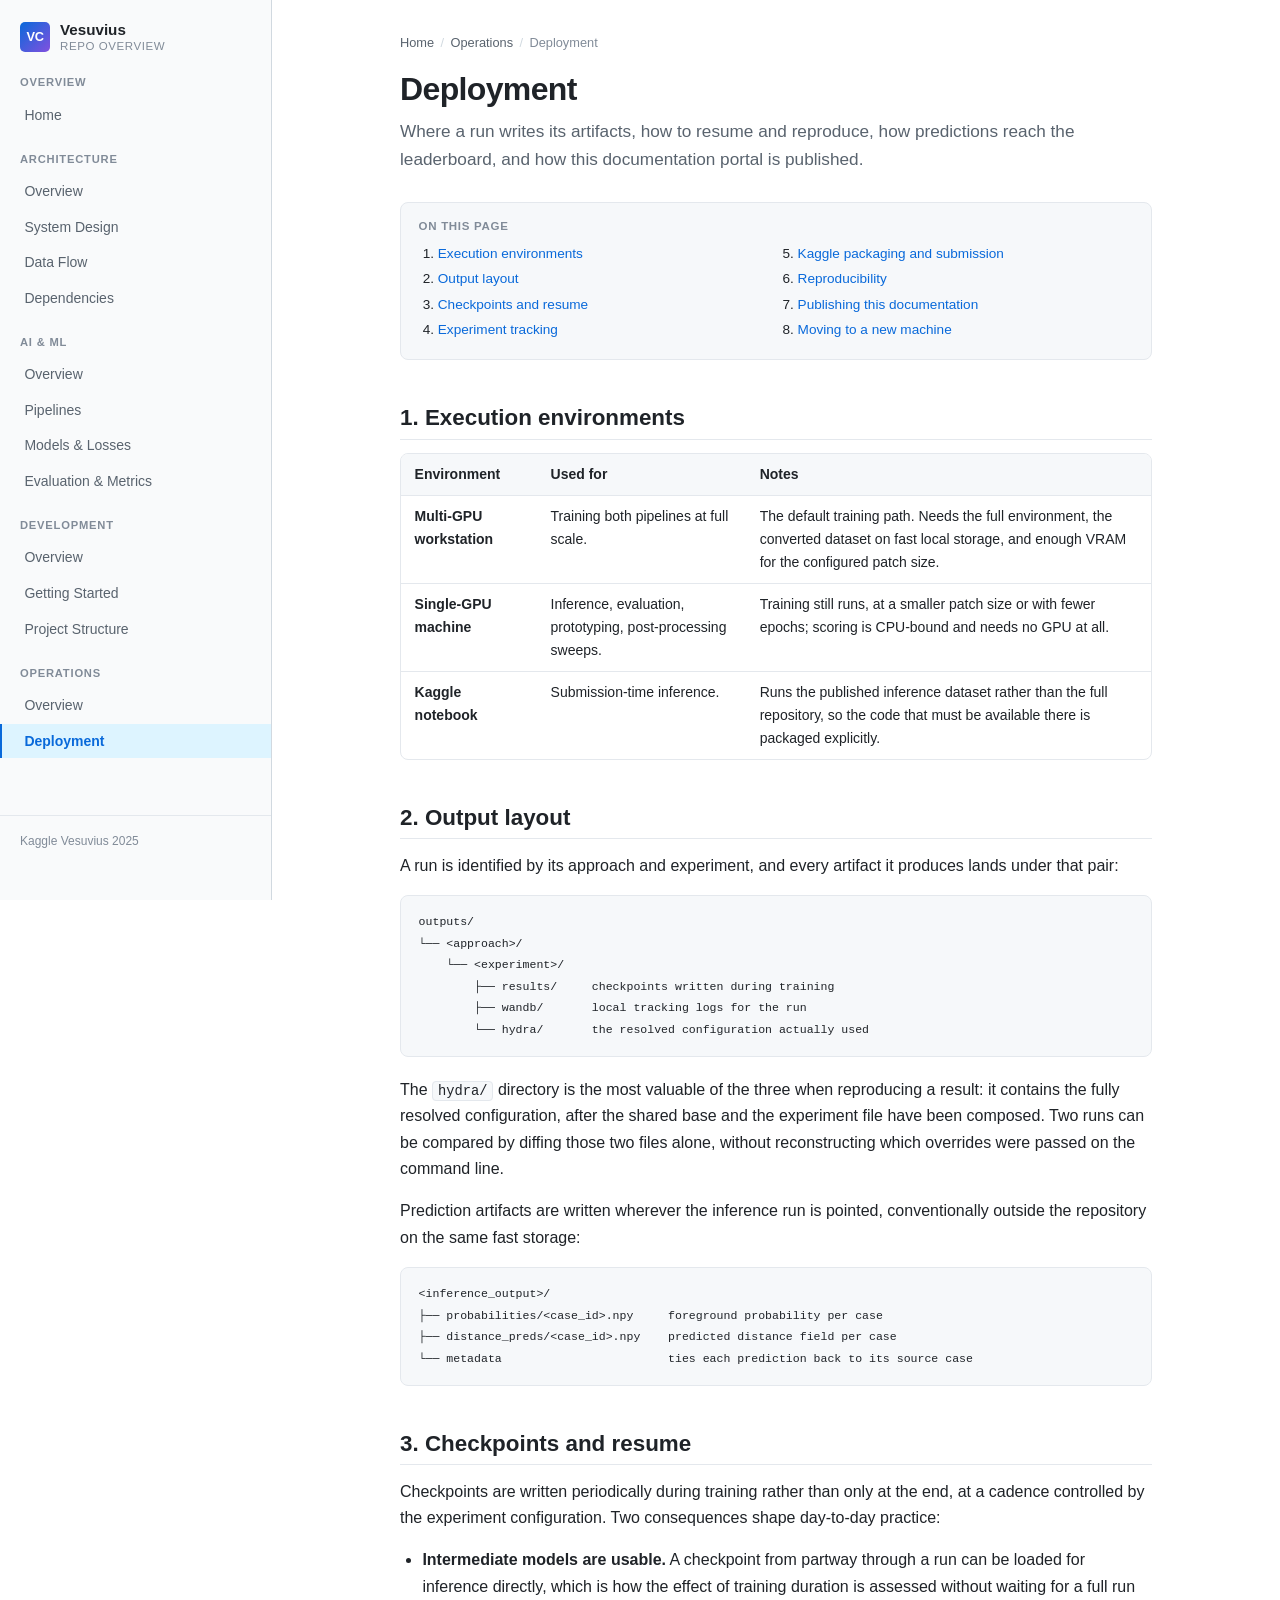
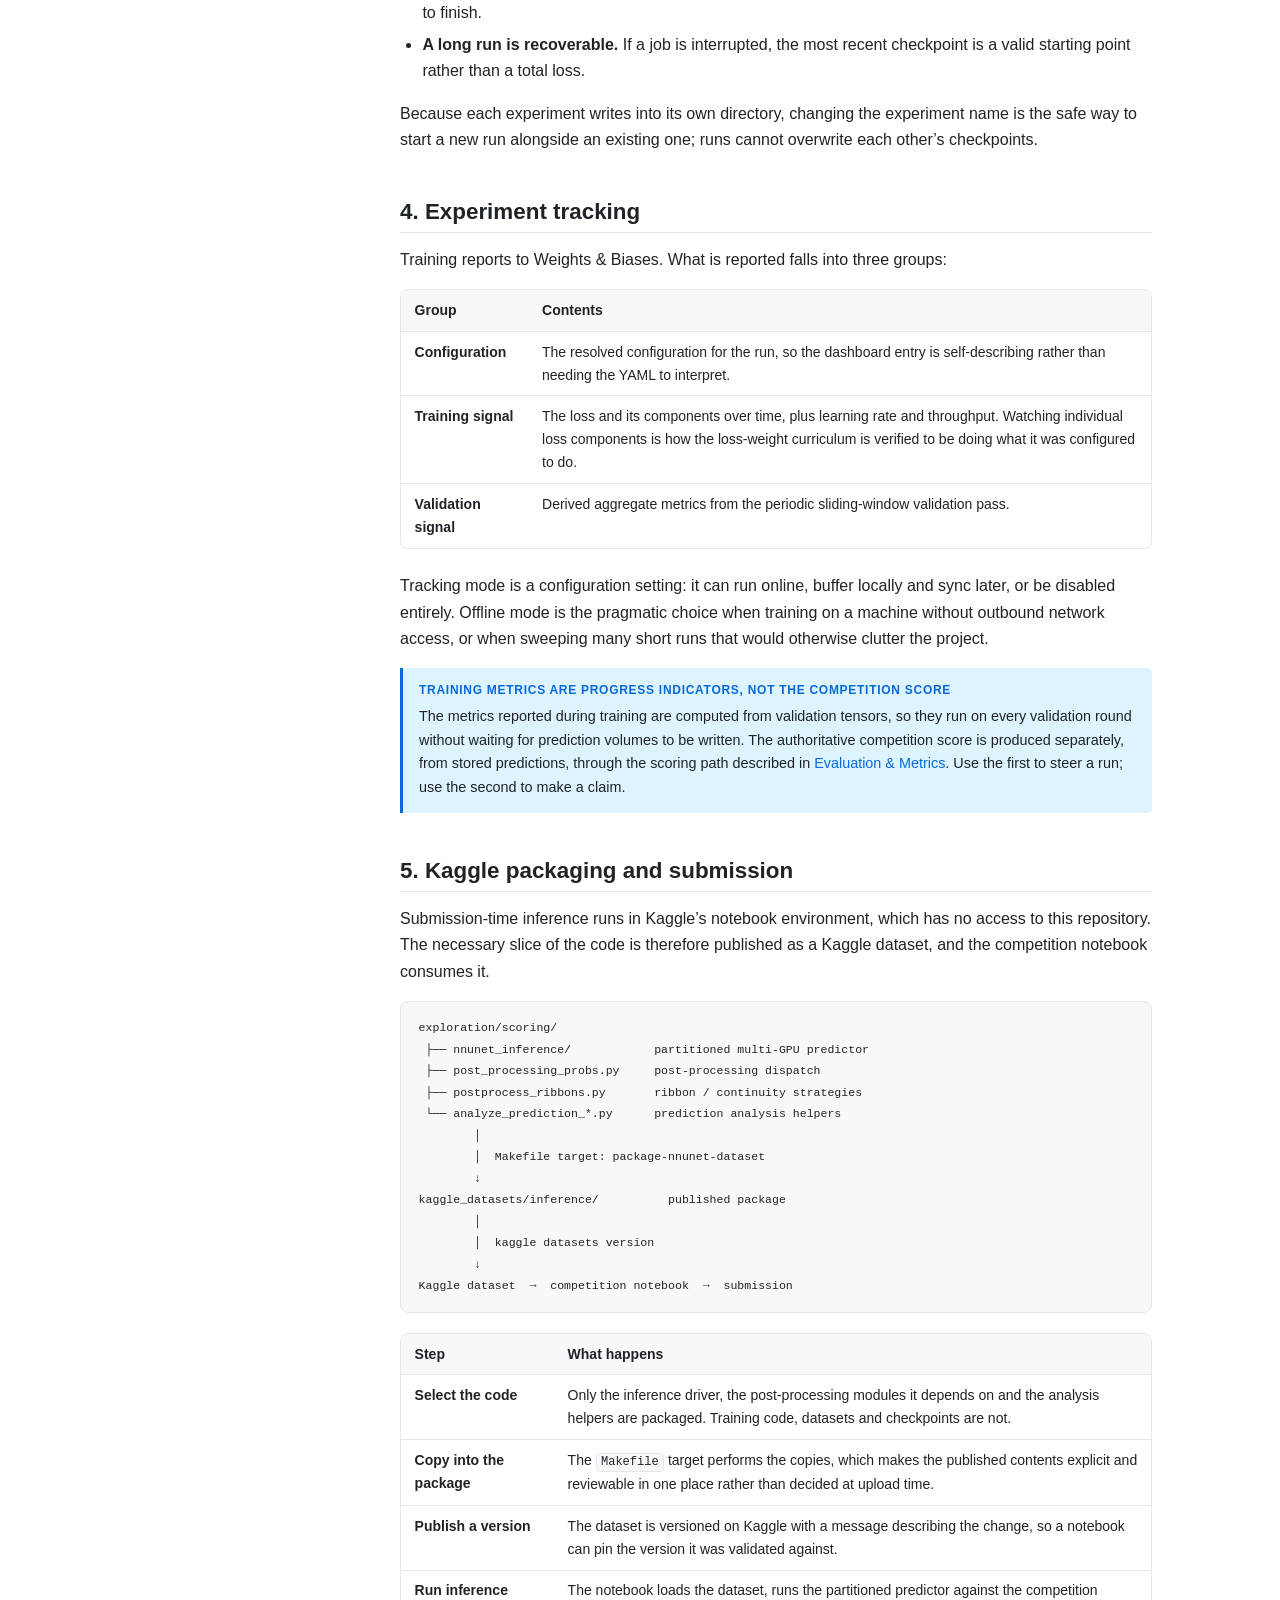
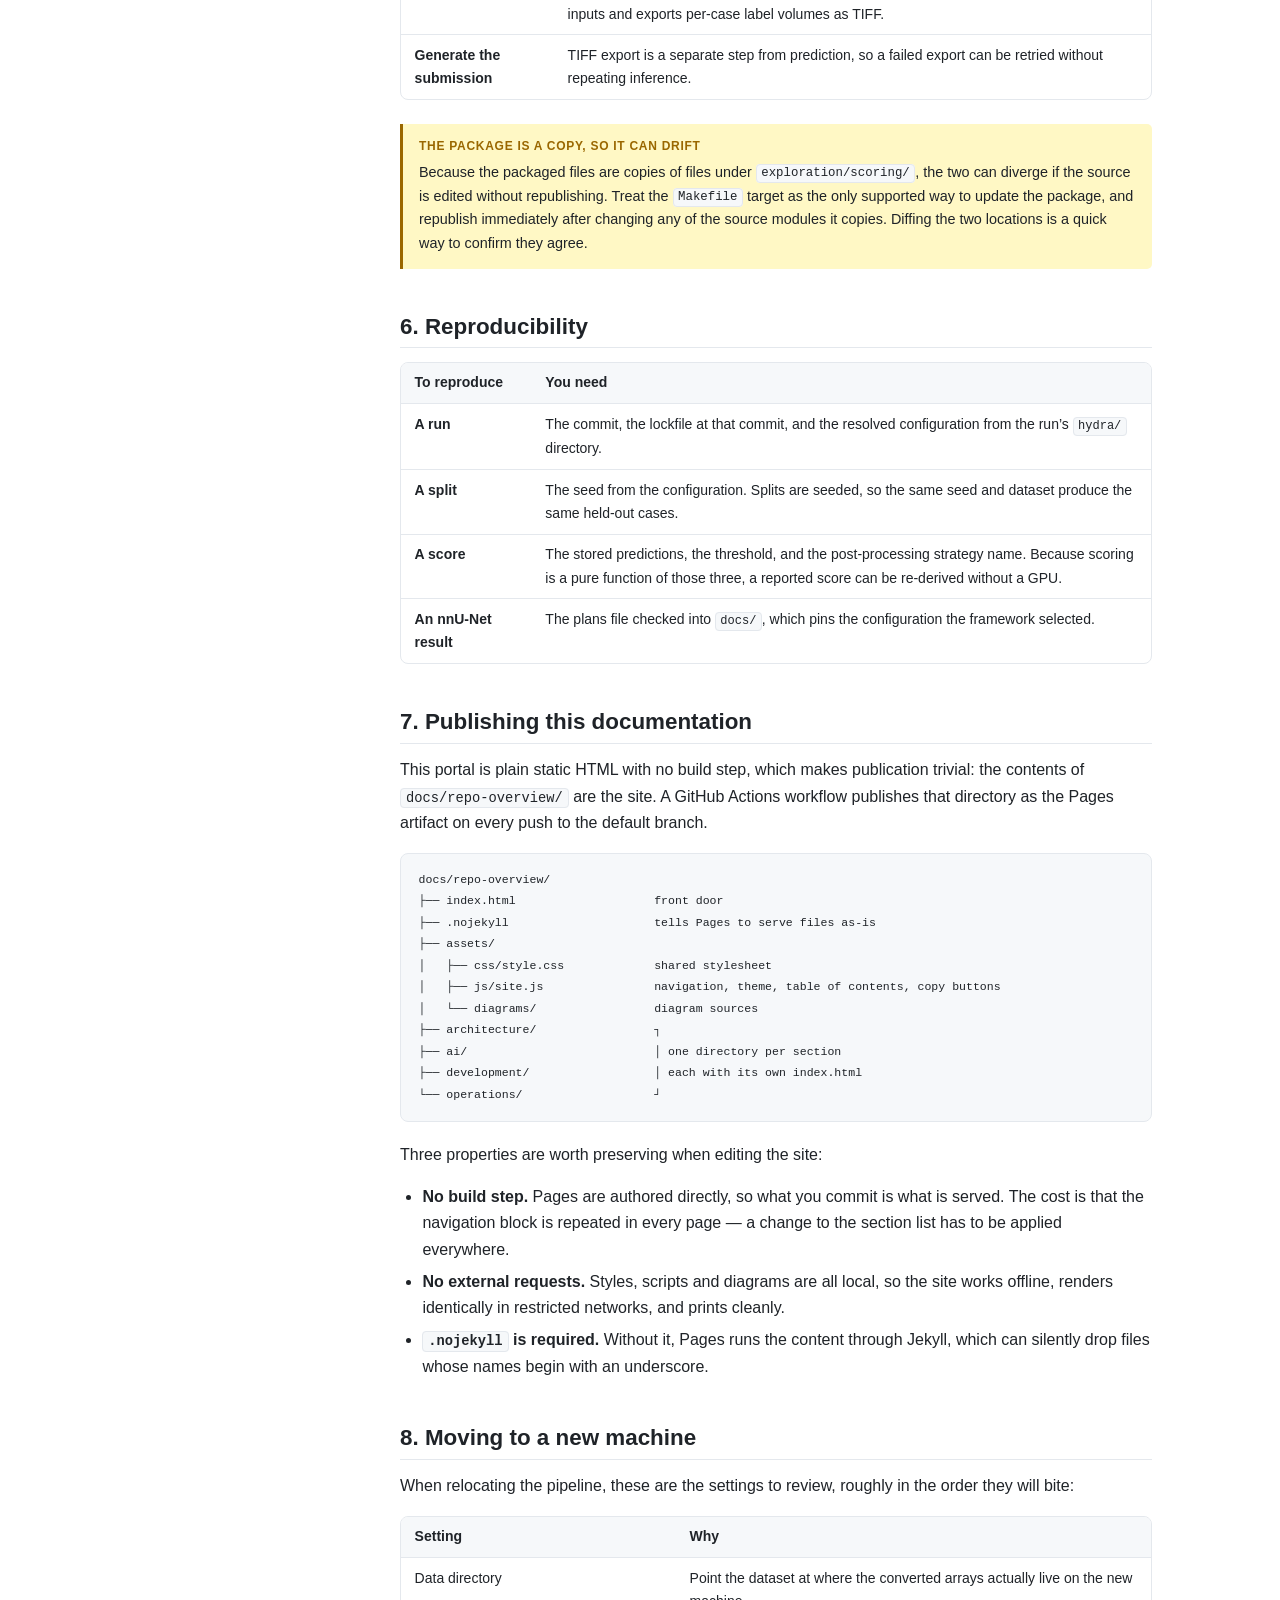
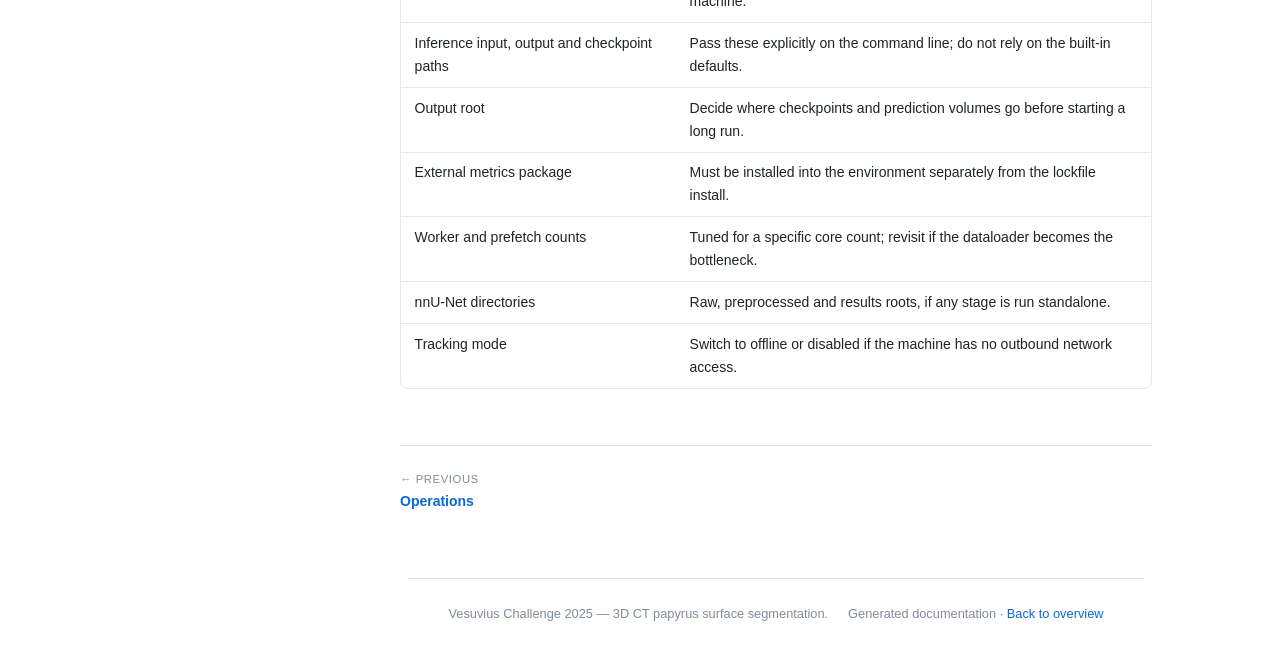
<file: docs/repo-overview/operations/deployment.html>
<!DOCTYPE html>
<html lang="en" data-theme="light">
<head>
<meta charset="utf-8">
<meta name="viewport" content="width=device-width, initial-scale=1">
<title>Deployment &middot; Vesuvius Repo Overview</title>
<meta name="description" content="Where a run writes its artifacts, how to resume and reproduce, how predictions reach the leaderboard, and how this documentation portal is published.">
<link rel="stylesheet" href="../assets/css/style.css">
<link rel="stylesheet" href="../assets/css/diagrams.css">
<script>(function(){var d=document.documentElement;try{var t=localStorage.getItem("vesuvius-docs-theme");}catch(e){var t=null;}if(!t){t=window.matchMedia&&window.matchMedia("(prefers-color-scheme: dark)").matches?"dark":"light";}d.setAttribute("data-theme",t);})();</script>
<script defer src="../assets/js/site.js"></script>
</head>
<body>
<a class="skip-link" href="#main">Skip to content</a>
<div class="sidebar__scrim"></div>

<div class="layout">
  <aside class="sidebar" id="sidebar">
    <a class="brand" href="../index.html">
      <span class="brand__mark" aria-hidden="true">VC</span>
      <span class="brand__text">
        <span class="brand__title">Vesuvius</span>
        <span class="brand__subtitle">Repo Overview</span>
      </span>
    </a>
    <nav class="nav" aria-label="Documentation">
<div class="nav__group">
<div class="nav__label">Overview</div>
<a class="nav__link" href="../index.html">Home</a>
</div>
<div class="nav__group">
<div class="nav__label">Architecture</div>
<a class="nav__link" href="../architecture/index.html">Overview</a>
<a class="nav__link" href="../architecture/system.html">System Design</a>
<a class="nav__link" href="../architecture/data-flow.html">Data Flow</a>
<a class="nav__link" href="../architecture/dependencies.html">Dependencies</a>
</div>
<div class="nav__group">
<div class="nav__label">AI &amp; ML</div>
<a class="nav__link" href="../ai/index.html">Overview</a>
<a class="nav__link" href="../ai/pipeline.html">Pipelines</a>
<a class="nav__link" href="../ai/models.html">Models &amp; Losses</a>
<a class="nav__link" href="../ai/evaluation.html">Evaluation &amp; Metrics</a>
</div>
<div class="nav__group">
<div class="nav__label">Development</div>
<a class="nav__link" href="../development/index.html">Overview</a>
<a class="nav__link" href="../development/getting-started.html">Getting Started</a>
<a class="nav__link" href="../development/project-structure.html">Project Structure</a>
</div>
<div class="nav__group">
<div class="nav__label">Operations</div>
<a class="nav__link" href="../operations/index.html">Overview</a>
<a class="nav__link is-active" href="../operations/deployment.html" aria-current="page">Deployment</a>
</div>
    </nav>
    <div class="sidebar__footer">
      <span>Kaggle Vesuvius 2025</span>
    </div>
  </aside>

  <div class="main">
    <header class="topbar">
      <button class="topbar__toggle" type="button" aria-controls="sidebar"
              aria-expanded="false" aria-label="Toggle navigation">&#9776;</button>
      <span class="topbar__title">Deployment</span>
      <button class="theme-toggle" type="button">Dark</button>
    </header>

    <main class="content" id="main">
<nav class="breadcrumb" aria-label="Breadcrumb"><a href="../index.html">Home</a><span class="breadcrumb__sep">/</span><a href="../operations/index.html">Operations</a><span class="breadcrumb__sep">/</span><span>Deployment</span></nav>
<h1>Deployment</h1>
<p class="page-lede">Where a run writes its artifacts, how to resume and reproduce, how predictions reach the leaderboard, and how this documentation portal is published.</p>
<div class="toc" data-toc hidden></div>

<h2 id="execution-environments">1. Execution environments</h2>

<div class="table-wrap">
<table>
  <thead>
    <tr><th>Environment</th><th>Used for</th><th>Notes</th></tr>
  </thead>
  <tbody>
    <tr>
      <td><strong>Multi-GPU workstation</strong></td>
      <td>Training both pipelines at full scale.</td>
      <td>
        The default training path. Needs the full environment, the converted dataset on fast local
        storage, and enough VRAM for the configured patch size.
      </td>
    </tr>
    <tr>
      <td><strong>Single-GPU machine</strong></td>
      <td>Inference, evaluation, prototyping, post-processing sweeps.</td>
      <td>
        Training still runs, at a smaller patch size or with fewer epochs; scoring is CPU-bound and
        needs no GPU at all.
      </td>
    </tr>
    <tr>
      <td><strong>Kaggle notebook</strong></td>
      <td>Submission-time inference.</td>
      <td>
        Runs the published inference dataset rather than the full repository, so the code that must be
        available there is packaged explicitly.
      </td>
    </tr>
  </tbody>
</table>
</div>

<h2 id="output-layout">2. Output layout</h2>

<p>
  A run is identified by its approach and experiment, and every artifact it produces lands under that
  pair:
</p>

<pre><code>outputs/
└── &lt;approach&gt;/
    └── &lt;experiment&gt;/
        ├── results/     checkpoints written during training
        ├── wandb/       local tracking logs for the run
        └── hydra/       the resolved configuration actually used</code></pre>

<p>
  The <code>hydra/</code> directory is the most valuable of the three when reproducing a result: it
  contains the fully resolved configuration, after the shared base and the experiment file have been
  composed. Two runs can be compared by diffing those two files alone, without reconstructing which
  overrides were passed on the command line.
</p>

<p>
  Prediction artifacts are written wherever the inference run is pointed, conventionally outside the
  repository on the same fast storage:
</p>

<pre><code>&lt;inference_output&gt;/
├── probabilities/&lt;case_id&gt;.npy     foreground probability per case
├── distance_preds/&lt;case_id&gt;.npy    predicted distance field per case
└── metadata                        ties each prediction back to its source case</code></pre>

<h2 id="checkpoints">3. Checkpoints and resume</h2>

<p>
  Checkpoints are written periodically during training rather than only at the end, at a cadence
  controlled by the experiment configuration. Two consequences shape day-to-day practice:
</p>

<ul>
  <li>
    <strong>Intermediate models are usable.</strong> A checkpoint from partway through a run can be
    loaded for inference directly, which is how the effect of training duration is assessed without
    waiting for a full run to finish.
  </li>
  <li>
    <strong>A long run is recoverable.</strong> If a job is interrupted, the most recent checkpoint is
    a valid starting point rather than a total loss.
  </li>
</ul>

<p>
  Because each experiment writes into its own directory, changing the experiment name is the safe way
  to start a new run alongside an existing one; runs cannot overwrite each other&rsquo;s checkpoints.
</p>

<h2 id="experiment-tracking">4. Experiment tracking</h2>

<p>
  Training reports to Weights &amp; Biases. What is reported falls into three groups:
</p>

<div class="table-wrap">
<table>
  <thead>
    <tr><th>Group</th><th>Contents</th></tr>
  </thead>
  <tbody>
    <tr>
      <td><strong>Configuration</strong></td>
      <td>
        The resolved configuration for the run, so the dashboard entry is self-describing rather than
        needing the YAML to interpret.
      </td>
    </tr>
    <tr>
      <td><strong>Training signal</strong></td>
      <td>
        The loss and its components over time, plus learning rate and throughput. Watching individual
        loss components is how the loss-weight curriculum is verified to be doing what it was
        configured to do.
      </td>
    </tr>
    <tr>
      <td><strong>Validation signal</strong></td>
      <td>
        Derived aggregate metrics from the periodic sliding-window validation pass.
      </td>
    </tr>
  </tbody>
</table>
</div>

<p>
  Tracking mode is a configuration setting: it can run online, buffer locally and sync later, or be
  disabled entirely. Offline mode is the pragmatic choice when training on a machine without outbound
  network access, or when sweeping many short runs that would otherwise clutter the project.
</p>

<p class="note">
  <span class="note__title">Training metrics are progress indicators, not the competition score</span>
  The metrics reported during training are computed from validation tensors, so they run on every
  validation round without waiting for prediction volumes to be written. The authoritative
  competition score is produced separately, from stored predictions, through the scoring path
  described in <a href="../ai/evaluation.html">Evaluation &amp; Metrics</a>. Use the first to steer a
  run; use the second to make a claim.
</p>

<h2 id="kaggle-packaging">5. Kaggle packaging and submission</h2>

<p>
  Submission-time inference runs in Kaggle&rsquo;s notebook environment, which has no access to this
  repository. The necessary slice of the code is therefore published as a Kaggle dataset, and the
  competition notebook consumes it.
</p>

<pre><code>exploration/scoring/
 ├── nnunet_inference/            partitioned multi-GPU predictor
 ├── post_processing_probs.py     post-processing dispatch
 ├── postprocess_ribbons.py       ribbon / continuity strategies
 └── analyze_prediction_*.py      prediction analysis helpers
        │
        │  Makefile target: package-nnunet-dataset
        ↓
kaggle_datasets/inference/          published package
        │
        │  kaggle datasets version
        ↓
Kaggle dataset  →  competition notebook  →  submission</code></pre>

<div class="table-wrap">
<table>
  <thead>
    <tr><th>Step</th><th>What happens</th></tr>
  </thead>
  <tbody>
    <tr>
      <td><strong>Select the code</strong></td>
      <td>
        Only the inference driver, the post-processing modules it depends on and the analysis helpers
        are packaged. Training code, datasets and checkpoints are not.
      </td>
    </tr>
    <tr>
      <td><strong>Copy into the package</strong></td>
      <td>
        The <code>Makefile</code> target performs the copies, which makes the published contents
        explicit and reviewable in one place rather than decided at upload time.
      </td>
    </tr>
    <tr>
      <td><strong>Publish a version</strong></td>
      <td>
        The dataset is versioned on Kaggle with a message describing the change, so a notebook can pin
        the version it was validated against.
      </td>
    </tr>
    <tr>
      <td><strong>Run inference</strong></td>
      <td>
        The notebook loads the dataset, runs the partitioned predictor against the competition inputs
        and exports per-case label volumes as TIFF.
      </td>
    </tr>
    <tr>
      <td><strong>Generate the submission</strong></td>
      <td>
        TIFF export is a separate step from prediction, so a failed export can be retried without
        repeating inference.
      </td>
    </tr>
  </tbody>
</table>
</div>

<p class="note note--warn">
  <span class="note__title">The package is a copy, so it can drift</span>
  Because the packaged files are copies of files under <code>exploration/scoring/</code>, the two can
  diverge if the source is edited without republishing. Treat the <code>Makefile</code> target as the
  only supported way to update the package, and republish immediately after changing any of the
  source modules it copies. Diffing the two locations is a quick way to confirm they agree.
</p>

<h2 id="reproducibility">6. Reproducibility</h2>

<div class="table-wrap">
<table>
  <thead>
    <tr><th>To reproduce</th><th>You need</th></tr>
  </thead>
  <tbody>
    <tr>
      <td><strong>A run</strong></td>
      <td>
        The commit, the lockfile at that commit, and the resolved configuration from the run&rsquo;s
        <code>hydra/</code> directory.
      </td>
    </tr>
    <tr>
      <td><strong>A split</strong></td>
      <td>
        The seed from the configuration. Splits are seeded, so the same seed and dataset produce the
        same held-out cases.
      </td>
    </tr>
    <tr>
      <td><strong>A score</strong></td>
      <td>
        The stored predictions, the threshold, and the post-processing strategy name. Because scoring
        is a pure function of those three, a reported score can be re-derived without a GPU.
      </td>
    </tr>
    <tr>
      <td><strong>An nnU-Net result</strong></td>
      <td>
        The plans file checked into <code>docs/</code>, which pins the configuration the framework
        selected.
      </td>
    </tr>
  </tbody>
</table>
</div>

<h2 id="publishing-the-docs">7. Publishing this documentation</h2>

<p>
  This portal is plain static HTML with no build step, which makes publication trivial: the contents
  of <code>docs/repo-overview/</code> are the site. A GitHub Actions workflow publishes that directory
  as the Pages artifact on every push to the default branch.
</p>

<pre><code>docs/repo-overview/
├── index.html                    front door
├── .nojekyll                     tells Pages to serve files as-is
├── assets/
│   ├── css/style.css             shared stylesheet
│   ├── js/site.js                navigation, theme, table of contents, copy buttons
│   └── diagrams/                 diagram sources
├── architecture/                 ┐
├── ai/                           │ one directory per section
├── development/                  │ each with its own index.html
└── operations/                   ┘</code></pre>

<p>
  Three properties are worth preserving when editing the site:
</p>

<ul>
  <li>
    <strong>No build step.</strong> Pages are authored directly, so what you commit is what is served.
    The cost is that the navigation block is repeated in every page &mdash; a change to the section
    list has to be applied everywhere.
  </li>
  <li>
    <strong>No external requests.</strong> Styles, scripts and diagrams are all local, so the site
    works offline, renders identically in restricted networks, and prints cleanly.
  </li>
  <li>
    <strong><code>.nojekyll</code> is required.</strong> Without it, Pages runs the content through
    Jekyll, which can silently drop files whose names begin with an underscore.
  </li>
</ul>

<h2 id="portability">8. Moving to a new machine</h2>

<p>
  When relocating the pipeline, these are the settings to review, roughly in the order they will bite:
</p>

<div class="table-wrap">
<table>
  <thead>
    <tr><th>Setting</th><th>Why</th></tr>
  </thead>
  <tbody>
    <tr>
      <td>Data directory</td>
      <td>Point the dataset at where the converted arrays actually live on the new machine.</td>
    </tr>
    <tr>
      <td>Inference input, output and checkpoint paths</td>
      <td>Pass these explicitly on the command line; do not rely on the built-in defaults.</td>
    </tr>
    <tr>
      <td>Output root</td>
      <td>Decide where checkpoints and prediction volumes go before starting a long run.</td>
    </tr>
    <tr>
      <td>External metrics package</td>
      <td>Must be installed into the environment separately from the lockfile install.</td>
    </tr>
    <tr>
      <td>Worker and prefetch counts</td>
      <td>Tuned for a specific core count; revisit if the dataloader becomes the bottleneck.</td>
    </tr>
    <tr>
      <td>nnU-Net directories</td>
      <td>Raw, preprocessed and results roots, if any stage is run standalone.</td>
    </tr>
    <tr>
      <td>Tracking mode</td>
      <td>Switch to offline or disabled if the machine has no outbound network access.</td>
    </tr>
  </tbody>
</table>
</div>

<nav class="pager" aria-label="Section navigation"><a class="pager__prev" href="../operations/index.html"><span class="pager__dir">&larr; Previous</span><span class="pager__title">Operations</span></a></nav>
    </main>

    <footer class="footer">
      <span>Vesuvius Challenge 2025 &mdash; 3D CT papyrus surface segmentation.</span>
      <span>Generated documentation &middot; <a href="../index.html">Back to overview</a></span>
    </footer>
  </div>
</div>
</body>
</html>
</file>
<file: docs/repo-overview/assets/css/style.css>
/* ==========================================================================
   Vesuvius — Repo Overview documentation portal
   Single shared stylesheet. No external dependencies, no build step.
   ========================================================================== */

/* --- Design tokens -------------------------------------------------------- */

:root {
  color-scheme: light;

  --bg: #ffffff;
  --bg-subtle: #f6f8fa;
  --bg-inset: #eef1f4;
  --bg-sidebar: #f9fafb;
  --bg-code: #f6f8fa;

  --fg: #1f2328;
  --fg-muted: #59636e;
  --fg-subtle: #818b98;

  --border: #d1d9e0;
  --border-muted: #e4e8ed;

  --accent: #0969da;
  --accent-hover: #0550ae;
  --accent-subtle: #ddf4ff;
  --accent-border: #b6e3ff;

  --ok: #1a7f37;
  --ok-subtle: #dafbe1;
  --warn: #9a6700;
  --warn-subtle: #fff8c5;
  --danger: #cf222e;
  --danger-subtle: #ffebe9;
  --info: #0969da;
  --info-subtle: #ddf4ff;

  --radius: 8px;
  --radius-sm: 5px;
  --sidebar-width: 17rem;
  --content-width: 52rem;

  --font-sans: -apple-system, BlinkMacSystemFont, "Segoe UI", "Noto Sans",
    Helvetica, Arial, sans-serif, "Apple Color Emoji", "Segoe UI Emoji";
  --font-mono: ui-monospace, SFMono-Regular, "SF Mono", Menlo, Consolas,
    "Liberation Mono", monospace;

  --shadow-sm: 0 1px 2px rgba(31, 35, 40, 0.06);
  --shadow: 0 3px 8px rgba(31, 35, 40, 0.09);

  --transition: 150ms ease;
}

[data-theme="dark"] {
  color-scheme: dark;

  --bg: #0d1117;
  --bg-subtle: #151b23;
  --bg-inset: #1c2128;
  --bg-sidebar: #10151c;
  --bg-code: #161b22;

  --fg: #e6edf3;
  --fg-muted: #9198a1;
  --fg-subtle: #6e7681;

  --border: #30363d;
  --border-muted: #21262d;

  --accent: #4493f8;
  --accent-hover: #79b8ff;
  --accent-subtle: #121d2f;
  --accent-border: #1f3a5f;

  --ok: #3fb950;
  --ok-subtle: #12261e;
  --warn: #d29922;
  --warn-subtle: #272115;
  --danger: #f85149;
  --danger-subtle: #2d1618;
  --info: #4493f8;
  --info-subtle: #121d2f;

  --shadow-sm: 0 1px 2px rgba(1, 4, 9, 0.5);
  --shadow: 0 3px 10px rgba(1, 4, 9, 0.6);
}

/* --- Reset ---------------------------------------------------------------- */

*,
*::before,
*::after {
  box-sizing: border-box;
}

html {
  -webkit-text-size-adjust: 100%;
  scroll-behavior: smooth;
  scroll-padding-top: 1.5rem;
}

body {
  margin: 0;
  background: var(--bg);
  color: var(--fg);
  font-family: var(--font-sans);
  font-size: 16px;
  line-height: 1.65;
  -webkit-font-smoothing: antialiased;
}

img,
svg {
  max-width: 100%;
  height: auto;
}

/* --- Skip link ------------------------------------------------------------ */

.skip-link {
  position: absolute;
  left: -9999px;
  top: 0;
  z-index: 100;
  padding: 0.6rem 1rem;
  background: var(--accent);
  color: #fff;
  border-radius: 0 0 var(--radius-sm) 0;
  text-decoration: none;
}

.skip-link:focus {
  left: 0;
}

/* --- Layout --------------------------------------------------------------- */

.layout {
  display: flex;
  min-height: 100vh;
  align-items: flex-start;
}

.sidebar {
  flex: 0 0 var(--sidebar-width);
  width: var(--sidebar-width);
  position: sticky;
  top: 0;
  height: 100vh;
  overflow-y: auto;
  background: var(--bg-sidebar);
  border-right: 1px solid var(--border);
  padding: 1.25rem 0 3rem;
  display: flex;
  flex-direction: column;
  gap: 1.25rem;
}

.main {
  flex: 1 1 auto;
  min-width: 0;
  display: flex;
  flex-direction: column;
}

.content {
  width: 100%;
  max-width: var(--content-width);
  margin: 0 auto;
  padding: 2rem 2.5rem 4rem;
}

/* --- Sidebar brand + nav -------------------------------------------------- */

.brand {
  padding: 0 1.25rem;
  display: flex;
  align-items: center;
  gap: 0.6rem;
  text-decoration: none;
  color: inherit;
}

.brand__mark {
  flex: 0 0 auto;
  width: 1.9rem;
  height: 1.9rem;
  border-radius: var(--radius-sm);
  background: linear-gradient(135deg, var(--accent), #8250df);
  color: #fff;
  display: grid;
  place-items: center;
  font-weight: 700;
  font-size: 0.8rem;
  letter-spacing: -0.02em;
}

.brand__text {
  display: flex;
  flex-direction: column;
  line-height: 1.25;
}

.brand__title {
  font-weight: 650;
  font-size: 0.95rem;
}

.brand__subtitle {
  font-size: 0.72rem;
  color: var(--fg-subtle);
  text-transform: uppercase;
  letter-spacing: 0.05em;
}

.nav {
  display: flex;
  flex-direction: column;
  gap: 1.1rem;
}

.nav__group {
  display: flex;
  flex-direction: column;
  gap: 0.1rem;
}

.nav__label {
  padding: 0 1.25rem;
  margin-bottom: 0.3rem;
  font-size: 0.7rem;
  font-weight: 700;
  text-transform: uppercase;
  letter-spacing: 0.07em;
  color: var(--fg-subtle);
}

.nav__link {
  display: block;
  padding: 0.34rem 1.25rem 0.34rem 1.4rem;
  font-size: 0.875rem;
  color: var(--fg-muted);
  text-decoration: none;
  border-left: 2px solid transparent;
  transition: color var(--transition), background var(--transition);
}

.nav__link:hover {
  color: var(--fg);
  background: var(--bg-inset);
}

.nav__link.is-active {
  color: var(--accent);
  border-left-color: var(--accent);
  background: var(--accent-subtle);
  font-weight: 600;
}

.nav__link--sub {
  padding-left: 2.1rem;
  font-size: 0.83rem;
}

.sidebar__footer {
  margin-top: auto;
  padding: 1rem 1.25rem 0;
  border-top: 1px solid var(--border-muted);
  display: flex;
  align-items: center;
  justify-content: space-between;
  gap: 0.5rem;
  font-size: 0.75rem;
  color: var(--fg-subtle);
}

/* --- Topbar (mobile) ------------------------------------------------------ */

.topbar {
  display: none;
  position: sticky;
  top: 0;
  z-index: 20;
  align-items: center;
  gap: 0.75rem;
  padding: 0.6rem 1rem;
  background: var(--bg);
  border-bottom: 1px solid var(--border);
}

.topbar__toggle {
  appearance: none;
  border: 1px solid var(--border);
  background: var(--bg-subtle);
  color: var(--fg);
  border-radius: var(--radius-sm);
  padding: 0.35rem 0.6rem;
  font-size: 0.9rem;
  cursor: pointer;
  line-height: 1;
}

.topbar__title {
  font-size: 0.9rem;
  font-weight: 600;
  overflow: hidden;
  text-overflow: ellipsis;
  white-space: nowrap;
}

.theme-toggle {
  margin-left: auto;
  appearance: none;
  border: 1px solid var(--border);
  background: var(--bg-subtle);
  color: var(--fg-muted);
  border-radius: var(--radius-sm);
  padding: 0.35rem 0.6rem;
  font-size: 0.8rem;
  cursor: pointer;
  white-space: nowrap;
}

.theme-toggle:hover {
  color: var(--fg);
  border-color: var(--fg-subtle);
}

/* --- Breadcrumb ----------------------------------------------------------- */

.breadcrumb {
  font-size: 0.8rem;
  color: var(--fg-subtle);
  margin-bottom: 1rem;
  display: flex;
  flex-wrap: wrap;
  gap: 0.4rem;
  align-items: center;
}

.breadcrumb a {
  color: var(--fg-muted);
  text-decoration: none;
}

.breadcrumb a:hover {
  color: var(--accent);
  text-decoration: underline;
}

.breadcrumb__sep {
  color: var(--border);
}

/* --- Typography ----------------------------------------------------------- */

h1,
h2,
h3,
h4 {
  line-height: 1.25;
  font-weight: 650;
  scroll-margin-top: 1.5rem;
}

h1 {
  font-size: 2rem;
  margin: 0 0 0.5rem;
  letter-spacing: -0.02em;
}

h2 {
  font-size: 1.4rem;
  margin: 2.75rem 0 0.85rem;
  padding-bottom: 0.4rem;
  border-bottom: 1px solid var(--border-muted);
}

h3 {
  font-size: 1.1rem;
  margin: 1.9rem 0 0.6rem;
}

h4 {
  font-size: 0.95rem;
  margin: 1.4rem 0 0.4rem;
  color: var(--fg-muted);
  text-transform: uppercase;
  letter-spacing: 0.04em;
}

p {
  margin: 0 0 1rem;
}

a {
  color: var(--accent);
  text-decoration: none;
}

a:hover {
  text-decoration: underline;
}

.page-lede {
  font-size: 1.075rem;
  color: var(--fg-muted);
  margin-bottom: 1.75rem;
  max-width: 44rem;
}

strong {
  font-weight: 650;
}

hr {
  border: 0;
  border-top: 1px solid var(--border-muted);
  margin: 2.5rem 0;
}

/* --- Lists ---------------------------------------------------------------- */

ul,
ol {
  margin: 0 0 1rem;
  padding-left: 1.4rem;
}

li {
  margin-bottom: 0.35rem;
}

li > ul,
li > ol {
  margin-top: 0.35rem;
  margin-bottom: 0.35rem;
}

/* Definition-style list used for "key: value" spec blocks */
.spec {
  margin: 0 0 1.25rem;
  display: grid;
  grid-template-columns: minmax(7rem, max-content) 1fr;
  gap: 0.35rem 1.25rem;
  font-size: 0.92rem;
}

.spec dt {
  color: var(--fg-muted);
  font-weight: 600;
}

.spec dd {
  margin: 0;
}

/* --- Code ----------------------------------------------------------------- */

code,
kbd,
samp {
  font-family: var(--font-mono);
  font-size: 0.86em;
}

:not(pre) > code {
  background: var(--bg-code);
  border: 1px solid var(--border-muted);
  border-radius: 4px;
  padding: 0.12em 0.36em;
  white-space: nowrap;
}

pre {
  position: relative;
  margin: 0 0 1.25rem;
  padding: 0.95rem 1.1rem;
  background: var(--bg-code);
  border: 1px solid var(--border-muted);
  border-radius: var(--radius);
  overflow-x: auto;
  font-size: 0.84rem;
  line-height: 1.6;
}

pre code {
  background: none;
  border: 0;
  padding: 0;
  white-space: pre;
}

.copy-btn {
  position: absolute;
  top: 0.5rem;
  right: 0.5rem;
  appearance: none;
  border: 1px solid var(--border);
  background: var(--bg);
  color: var(--fg-muted);
  border-radius: var(--radius-sm);
  padding: 0.15rem 0.45rem;
  font-size: 0.7rem;
  font-family: var(--font-sans);
  cursor: pointer;
  opacity: 0;
  transition: opacity var(--transition);
}

pre:hover .copy-btn,
.copy-btn:focus {
  opacity: 1;
}

.copy-btn:hover {
  color: var(--fg);
}

/* --- Tables --------------------------------------------------------------- */

.table-wrap {
  overflow-x: auto;
  margin: 0 0 1.5rem;
  border: 1px solid var(--border-muted);
  border-radius: var(--radius);
}

table {
  width: 100%;
  border-collapse: collapse;
  font-size: 0.875rem;
}

thead th {
  text-align: left;
  background: var(--bg-subtle);
  font-weight: 650;
  white-space: nowrap;
}

th,
td {
  padding: 0.55rem 0.85rem;
  border-bottom: 1px solid var(--border-muted);
  vertical-align: top;
}

tbody tr:last-child td {
  border-bottom: 0;
}

tbody tr:hover {
  background: var(--bg-subtle);
}

td code {
  white-space: nowrap;
}

/* --- Callouts ------------------------------------------------------------- */

.note {
  display: block;
  margin: 0 0 1.5rem;
  padding: 0.8rem 1rem;
  border-left: 3px solid var(--info);
  background: var(--info-subtle);
  border-radius: 0 var(--radius-sm) var(--radius-sm) 0;
  font-size: 0.9rem;
}

.note > :last-child {
  margin-bottom: 0;
}

.note__title {
  display: block;
  font-weight: 650;
  font-size: 0.75rem;
  text-transform: uppercase;
  letter-spacing: 0.06em;
  margin-bottom: 0.25rem;
  color: var(--info);
}

.note--warn {
  border-left-color: var(--warn);
  background: var(--warn-subtle);
}

.note--warn .note__title {
  color: var(--warn);
}

.note--ok {
  border-left-color: var(--ok);
  background: var(--ok-subtle);
}

.note--ok .note__title {
  color: var(--ok);
}

/* --- Cards (section landing pages + home) --------------------------------- */

.card-grid {
  display: grid;
  grid-template-columns: repeat(auto-fit, minmax(15rem, 1fr));
  gap: 1rem;
  margin: 0 0 2rem;
  padding: 0;
  list-style: none;
}

.card {
  display: flex;
  flex-direction: column;
  gap: 0.3rem;
  padding: 1.05rem 1.15rem;
  border: 1px solid var(--border-muted);
  border-radius: var(--radius);
  background: var(--bg);
  text-decoration: none;
  color: inherit;
  transition: border-color var(--transition), box-shadow var(--transition),
    transform var(--transition);
}

.card:hover {
  border-color: var(--accent-border);
  box-shadow: var(--shadow);
  transform: translateY(-1px);
  text-decoration: none;
}

.card__title {
  font-weight: 650;
  color: var(--accent);
  font-size: 0.95rem;
}

.card__desc {
  font-size: 0.85rem;
  color: var(--fg-muted);
  line-height: 1.5;
}

.card__meta {
  font-size: 0.72rem;
  color: var(--fg-subtle);
  text-transform: uppercase;
  letter-spacing: 0.05em;
  margin-top: 0.2rem;
}

/* --- Stat strip ----------------------------------------------------------- */

.stats {
  display: grid;
  grid-template-columns: repeat(auto-fit, minmax(9rem, 1fr));
  gap: 0.75rem;
  margin: 0 0 2rem;
  padding: 0;
  list-style: none;
}

.stat {
  padding: 0.85rem 1rem;
  background: var(--bg-subtle);
  border: 1px solid var(--border-muted);
  border-radius: var(--radius);
}

.stat__value {
  display: block;
  font-size: 1.35rem;
  font-weight: 700;
  letter-spacing: -0.02em;
  line-height: 1.2;
}

.stat__label {
  display: block;
  font-size: 0.74rem;
  color: var(--fg-muted);
  text-transform: uppercase;
  letter-spacing: 0.05em;
  margin-top: 0.15rem;
}

/* --- Figures / diagrams --------------------------------------------------- */

figure {
  margin: 0 0 1.75rem;
}

figure svg,
figure img {
  display: block;
  width: 100%;
  height: auto;
}

.diagram {
  padding: 1.1rem;
  background: var(--bg-subtle);
  border: 1px solid var(--border-muted);
  border-radius: var(--radius);
  overflow-x: auto;
}

.figure--diagram .diagram {
  padding: 0;
}

.diagram__frame {
  display: block;
  width: 100%;
  height: var(--diagram-height, 34rem);
  border: 0;
  background: transparent;
}

.diagram--pending {
  border-style: dashed;
  color: var(--fg-muted);
  font-size: 0.88rem;
}

.diagram--pending p {
  margin: 0;
}

.diagram--pending p + p {
  margin-top: 0.4rem;
}

.diagram--pending strong {
  color: var(--fg);
}

.diagram svg {
  min-width: 34rem;
}

figcaption {
  margin-top: 0.6rem;
  font-size: 0.82rem;
  line-height: 1.5;
  max-width: 100%;
  color: var(--fg-muted);
}

figcaption strong {
  color: var(--fg);
}

/* --- Photographic figures ------------------------------------------------- */

.figure--media img {
  border: 1px solid var(--border-muted);
  border-radius: var(--radius);
  background: var(--bg-subtle);
  box-shadow: var(--shadow-sm);
}

.figure--hero {
  margin-bottom: 2rem;
}

.figure--hero img {
  border: 0;
  border-radius: var(--radius);
  box-shadow: none;
}

/* --- In-page table of contents -------------------------------------------- */

.toc {
  margin: 0 0 2rem;
  padding: 0.9rem 1.1rem;
  background: var(--bg-subtle);
  border: 1px solid var(--border-muted);
  border-radius: var(--radius);
  font-size: 0.85rem;
}

.toc__title {
  font-weight: 650;
  font-size: 0.72rem;
  text-transform: uppercase;
  letter-spacing: 0.06em;
  color: var(--fg-subtle);
  margin-bottom: 0.4rem;
}

.toc ol {
  margin: 0;
  padding-left: 1.2rem;
  columns: 2;
  column-gap: 1.5rem;
}

.toc li {
  margin-bottom: 0.2rem;
  break-inside: avoid;
}

@media (max-width: 46rem) {
  .toc ol {
    columns: 1;
  }
}

/* --- Pager ---------------------------------------------------------------- */

.pager {
  display: flex;
  justify-content: space-between;
  gap: 1rem;
  margin-top: 3.5rem;
  padding-top: 1.5rem;
  border-top: 1px solid var(--border-muted);
  font-size: 0.875rem;
}

.pager a {
  display: flex;
  flex-direction: column;
  gap: 0.15rem;
  max-width: 48%;
  text-decoration: none;
}

.pager__dir {
  font-size: 0.7rem;
  color: var(--fg-subtle);
  text-transform: uppercase;
  letter-spacing: 0.06em;
}

.pager__title {
  font-weight: 600;
}

.pager__next {
  margin-left: auto;
  text-align: right;
}

/* --- Footer --------------------------------------------------------------- */

.footer {
  max-width: var(--content-width);
  margin: 0 auto;
  padding: 1.5rem 2.5rem 3rem;
  border-top: 1px solid var(--border-muted);
  font-size: 0.8rem;
  color: var(--fg-subtle);
  display: flex;
  flex-wrap: wrap;
  gap: 0.5rem 1.25rem;
  justify-content: space-between;
}

/* --- Responsive ----------------------------------------------------------- */

@media (max-width: 64rem) {
  .content {
    padding: 1.75rem 1.5rem 3.5rem;
  }

  .footer {
    padding: 1.5rem 1.5rem 3rem;
  }
}

@media (max-width: 52rem) {
  .topbar {
    display: flex;
  }

  .layout {
    display: block;
  }

  .sidebar {
    position: fixed;
    top: 0;
    left: 0;
    z-index: 30;
    height: 100vh;
    transform: translateX(-100%);
    transition: transform 200ms ease;
    box-shadow: var(--shadow);
    padding-top: 1rem;
  }

  body.nav-open .sidebar {
    transform: translateX(0);
  }

  body.nav-open {
    overflow: hidden;
  }

  .sidebar__scrim {
    display: none;
    position: fixed;
    inset: 0;
    z-index: 25;
    background: rgba(1, 4, 9, 0.45);
  }

  body.nav-open .sidebar__scrim {
    display: block;
  }

  .brand {
    display: none;
  }

  .content {
    padding: 1.5rem 1.15rem 3rem;
  }

  h1 {
    font-size: 1.6rem;
  }

  h2 {
    font-size: 1.2rem;
  }

  .footer {
    padding: 1.25rem 1.15rem 2.5rem;
  }
}

/* --- Print ---------------------------------------------------------------- */

@media print {
  .sidebar,
  .topbar,
  .pager,
  .copy-btn,
  .sidebar__scrim {
    display: none !important;
  }

  .layout {
    display: block;
  }

  .content,
  .footer {
    max-width: none;
    padding: 0;
  }

  body {
    font-size: 11pt;
  }

  pre {
    white-space: pre-wrap;
    word-break: break-word;
  }

  a {
    color: inherit;
  }
}
</file>
<file: docs/repo-overview/assets/css/diagrams.css>
/* Shared diagram stylesheet for every Archify figure in this portal.
   All diagrams use visual_preset "classic"; node colours come from the
   .c-* fill/stroke and .t-* text classes defined below. */
.archify-figure{--bg: #020617;
      --grid: #1e293b;
      --text: #ffffff;
      --text-muted: #94a3b8;
      --text-dim: #475569;
      /* UI chrome and menu hints need more contrast than SVG .t-dim accents */
      --text-faint: #7d8da1;

      --panel: rgba(15, 23, 42, 0.5);
      --panel-border: #1e293b;
      --lane-fill: rgba(15, 23, 42, 0.22);
      --lane-stroke: #334155;

      --arrow: #64748b;
      --arrow-emphasis: #34d399;

      /* Opaque mask color used behind semi-transparent component fills
         so the arrows drawn underneath are properly hidden. */
      --mask: #0f172a;

      --frontend-fill:    rgba(8, 51, 68, 0.4);
      --frontend-stroke:  #22d3ee;
      --backend-fill:     rgba(6, 78, 59, 0.4);
      --backend-stroke:   #34d399;
      --database-fill:    rgba(76, 29, 149, 0.4);
      --database-stroke:  #a78bfa;
      --cloud-fill:       rgba(120, 53, 15, 0.3);
      --cloud-stroke:     #fbbf24;
      --security-fill:    rgba(136, 19, 55, 0.4);
      --security-stroke:  #fb7185;
      --messagebus-fill:  rgba(251, 146, 60, 0.3);
      --messagebus-stroke:#fb923c;
      --external-fill:    rgba(30, 41, 59, 0.5);
      --external-stroke:  #94a3b8;

      --toolbar-bg:       rgba(15, 23, 42, 0.8);
      --toolbar-border:   #334155;
      --toolbar-text:     #e2e8f0;
      --toolbar-hover:    rgba(15, 23, 42, 0.95);
      --toolbar-menu-bg:  #0f172a;}
/* ========================================================== SVG SEMANTIC CLASSES — use these instead of inline fill/stroke ========================================================== */ .c-grid{stroke: var(--grid); fill: none;}
.c-mask{fill: var(--mask); stroke: none;}
.c-backend{fill: var(--backend-fill);    stroke: var(--backend-stroke);}
.c-database{fill: var(--database-fill);   stroke: var(--database-stroke);}
.c-cloud{fill: var(--cloud-fill);      stroke: var(--cloud-stroke);}
.c-frontend{fill: var(--frontend-fill);   stroke: var(--frontend-stroke);}
.c-security{fill: var(--security-fill);   stroke: var(--security-stroke);}
.c-messagebus{fill: var(--messagebus-fill); stroke: var(--messagebus-stroke);}
.c-external{fill: var(--external-fill);   stroke: var(--external-stroke);}
/* Boundary and lane surfaces: region wraps (architecture), security groups, and workflow lanes */ .c-region{fill: rgba(251, 191, 36, 0.05); stroke: var(--cloud-stroke); stroke-dasharray: 8,4;}
.c-security-group{fill: transparent; stroke: var(--security-stroke); stroke-dasharray: 4,4;}
.c-lane{fill: var(--lane-fill); stroke: var(--lane-stroke); stroke-dasharray: 6,6;}
/* Text helpers */ .t-primary{fill: var(--text);}
.t-muted{fill: var(--text-muted);}
.t-backend{fill: var(--backend-stroke);}
.t-cloud{fill: var(--cloud-stroke);}
.t-database{fill: var(--database-stroke);}
.t-frontend{fill: var(--frontend-stroke);}
.t-security{fill: var(--security-stroke);}
.t-messagebus{fill: var(--messagebus-stroke);}
.t-external{fill: var(--external-stroke);}
/* Semantic Sigils are small authored role stamps, not icons from a brand pack and not viewer controls. Prefix selectors with svg so the canonical export's SVG-only stylesheet collector keeps them automatically. */ svg .semantic-sigil{fill: none;
      stroke: currentColor;
      stroke-width: 1.35;
      stroke-linecap: round;
      stroke-linejoin: round;
      opacity: 0.76;
      pointer-events: none;}
svg .semantic-sigil > *{vector-effect: non-scaling-stroke;}
svg .semantic-sigil .sigil-fill{fill: currentColor; stroke: none;}
svg .s-backend{color: var(--backend-stroke);}
svg .s-database{color: var(--database-stroke);}
svg .s-cloud{color: var(--cloud-stroke);}
svg .s-frontend{color: var(--frontend-stroke);}
svg .s-security{color: var(--security-stroke);}
svg .s-messagebus{color: var(--messagebus-stroke);}
svg .s-external{color: var(--external-stroke);}
/* Arrows */ .a-default{stroke: var(--arrow); fill: none;}
.a-emphasis{stroke: var(--arrow-emphasis); fill: none;}
.a-dashed{stroke: var(--database-stroke); fill: none; stroke-dasharray: 4,4;}
/* Arrowhead markers reference these */ .m-default{fill: var(--arrow);}
.m-emphasis{fill: var(--arrow-emphasis);}
.m-security{fill: var(--security-stroke);}
.m-dashed{fill: var(--database-stroke);}
svg[data-preset="editorial"] .c-grid{stroke-dasharray: 1 4;
      opacity: 0.48;}
svg[data-preset="blueprint"] .c-grid{stroke-dasharray: 1 3;
      opacity: 0.78;}
</file>
